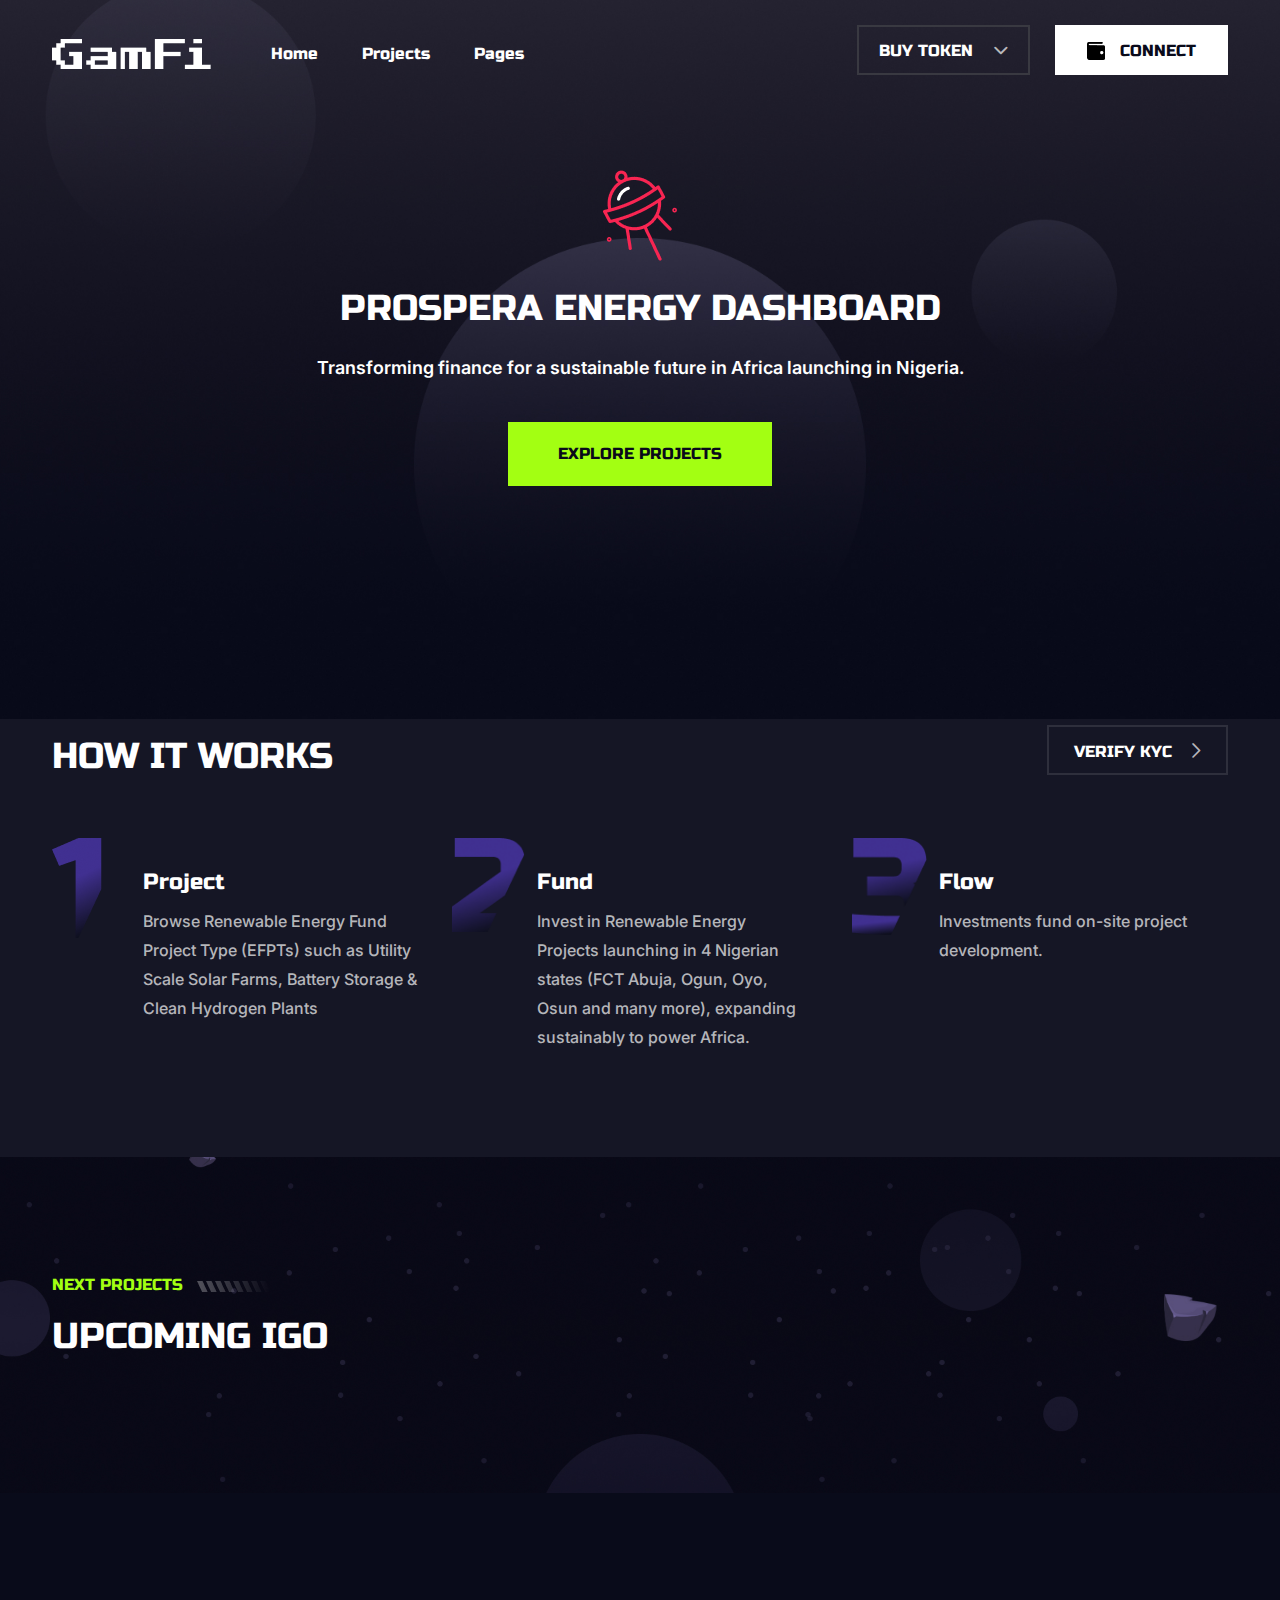
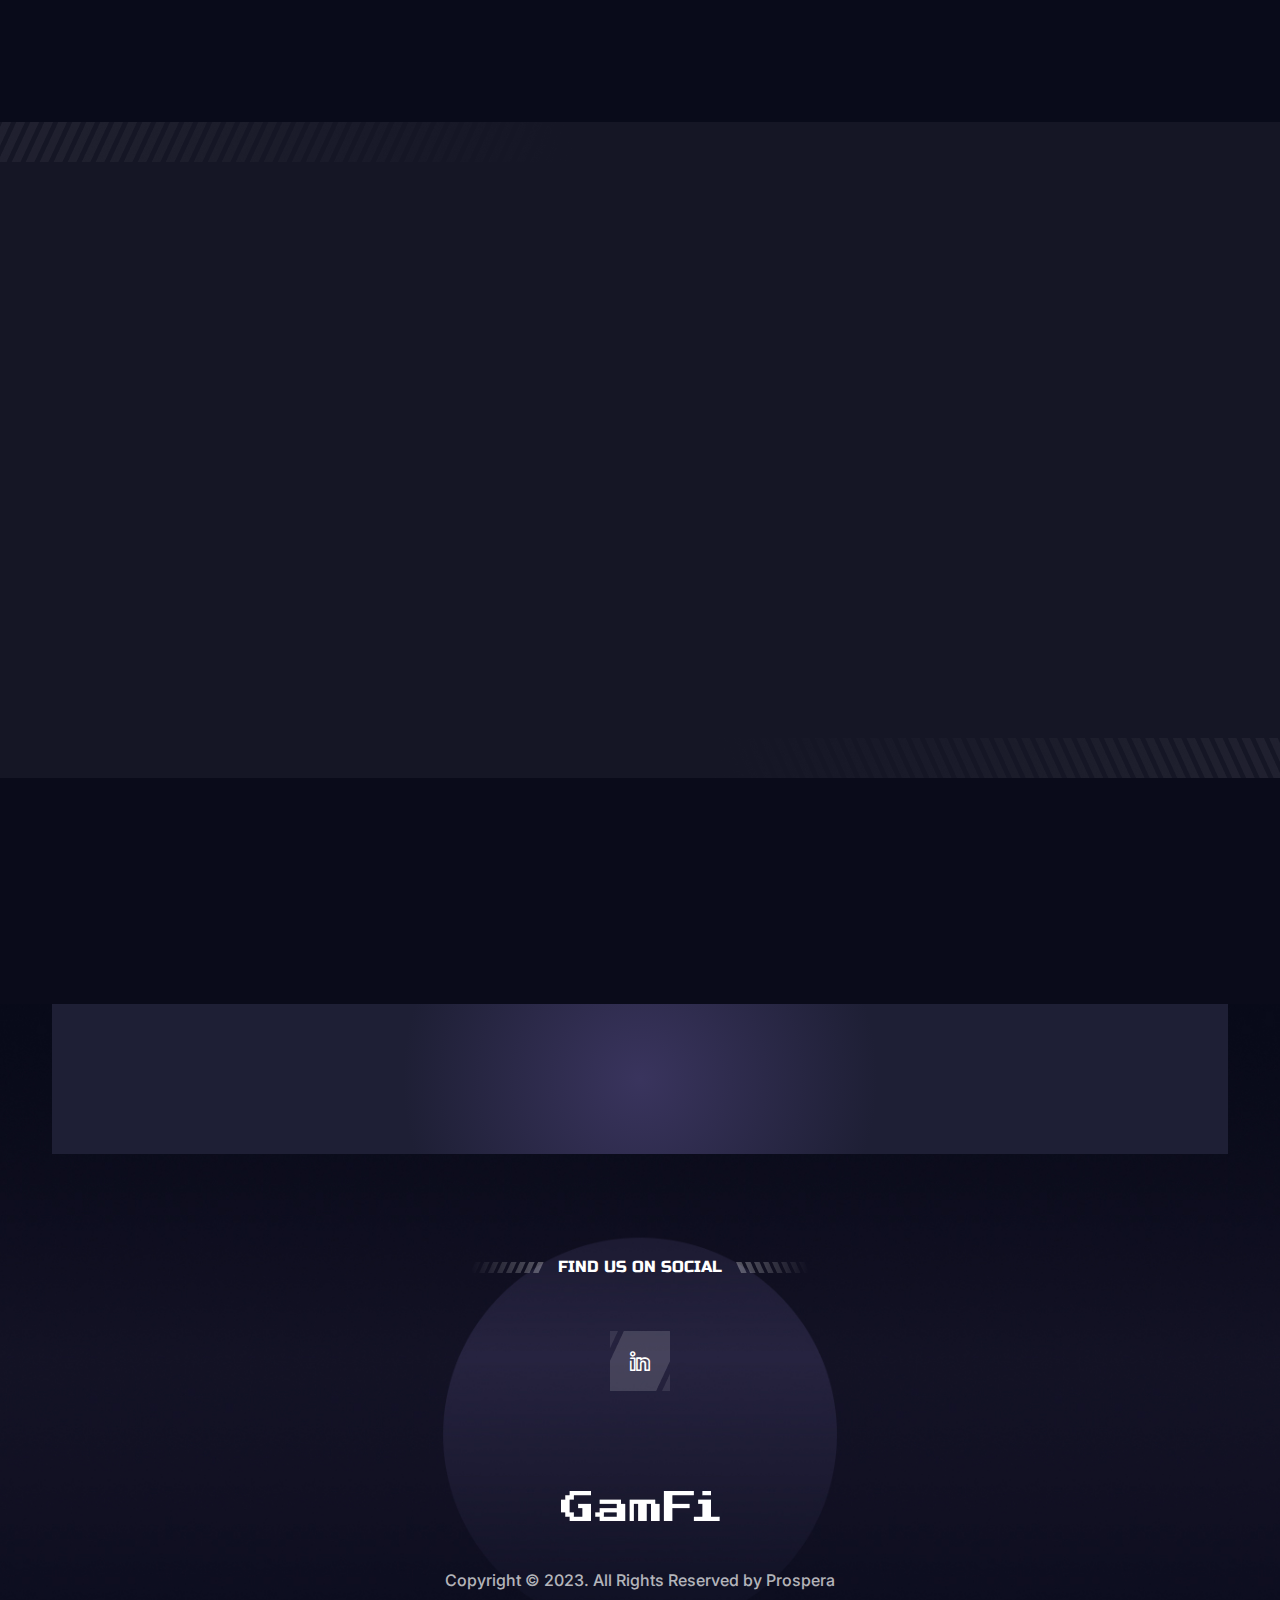
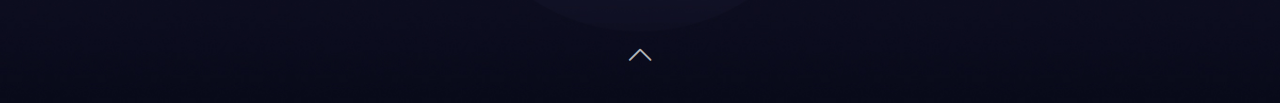
<file: index.html>
<!DOCTYPE html>
<html lang="zxx">
    <head>
        <!-- meta tag -->
        <meta charset="utf-8" />
        <title>Prospera Energy - Web3 Dashboard</title>
        <meta name="description" content="" />
        <!-- responsive tag -->
        <meta http-equiv="x-ua-compatible" content="ie=edge" />
        <meta name="viewport" content="width=device-width, initial-scale=1" />
        <!-- favicon -->
        <link rel="apple-touch-icon" href="assets/images/fav.png" />
        <link rel="shortcut icon" type="image/x-icon" href="assets/images/fav.png" />
        <!-- Bootstrap v5.2.0-beta1 css -->
        <link rel="stylesheet" type="text/css" href="assets/css/bootstrap.min.css" />
        <!-- animate css -->
        <link rel="stylesheet" type="text/css" href="assets/css/animate.css" />
        <!-- magnific css -->
        <link rel="stylesheet" type="text/css" href="assets/css/magnific-popup.css" />
        <!-- owl.carousel css -->
        <link rel="stylesheet" type="text/css" href="assets/css/owl.carousel.css" />
        <!-- off canvas css -->
        <link rel="stylesheet" type="text/css" href="assets/css/off-canvas.css" />
        <!-- flaticon css  -->
        <link rel="stylesheet" type="text/css" href="assets/css/ico-moon-fonts.css" />
        <!-- font awesome icon css -->
        <link rel="stylesheet" type="text/css" href="assets/css/all.min.css">
        <!-- spacing css -->
        <link rel="stylesheet" type="text/css" href="assets/css/sc-spacing.css" />
        <!-- style css -->
        <link rel="stylesheet" type="text/css" href="assets/css/style.css" />
        <!-- responsive css -->
        <link rel="stylesheet" type="text/css" href="assets/css/responsive.css" />
    </head>
    <body>
        <!--Preloader area start here-->
        <div class="loader_first">
            <div class="circular-spinner"></div>
        </div>
        <!--Preloader area End here-->

        <!--Header Start-->
        <header id="gamfi-header" class="gamfi-header-section transparent-header">
            <div class="menu-area menu-sticky">
                <div class="container">
                    <div class="heaader-inner-area d-flex justify-content-between align-items-center">
                        <div class="gamfi-logo-area d-flex justify-content-between align-items-center">
                            <div class="logo">
                                <a href="index.html"><img src="assets/images/logo.png" alt="logo" /></a>
                            </div>
                            <div class="header-menu">
                                <ul class="nav-menu">
                                <li><a href="index.html">Home</a>
                            
                                </li>
                                <li><a href="explore.html">Projects</a>
                                </li>
                                <li><a href="staking.html">Pages</a>
                                    <ul class="sub-menu">
                                        <li><a href="staking.html">Staking 1</a></li>
                                        <li><a href="staking-5-lp.html">Staking 5 LP</a></li>
                                    </ul>
                                </li>
                                
                            </ul>
                            </div>
                        </div>
                        <div class="gamfi-btn-area">
                            <ul>
                                <li>
                                    <a id="nav-expander" class="nav-expander bar" href="#">
                                        <div class="bar">
                                            <span class="dot1"></span>
                                            <span class="dot2"></span>
                                            <span class="dot3"></span>
                                        </div>
                                    </a>
                                </li>
                                <li class="buy-token">
                                    <a class="readon black-shape" href="#">
                                        <span class="btn-text">Buy Token </span>
                                        <i class="icon-arrow_down"></i>
                                        <span class="hover-shape1"></span>
                                        <span class="hover-shape2"></span>
                                        <span class="hover-shape3"></span>
                                    </a>
                                    <ul>
                                        <li><a href="eNaira.html"><img src="assets/images/icons/pancake.png" alt="pancake"> Buy ENSC with eNaira CBDC</a></li>
                                        <li><a href="Dex.html"><img src="assets/images/icons/uniswap.png" alt="uniswap"> Swap USDC/USDT &infin; ENSC </a></li>
                                    </ul>
                                </li>
                                <li class="connect-btn-wrapper">
                                    <button type="button" class="connect-btn readon white-btn hover-shape" data-bs-toggle="modal" data-bs-target="#exampleModal"><img src="assets/images/icons/connect.png" alt="Icon"> 
                                        <span class="btn-text">Connect </span>
                                        <span class="hover-shape1"></span>
                                        <span class="hover-shape2"></span>
                                        <span class="hover-shape3"></span>
                                    </button>
                                </li>
                            </ul>
                        </div>
                    </div>
                </div>
            </div>
            <!-- Canvas Mobile Menu start -->
            <nav class="right_menu_togle mobile-navbar-menu" id="mobile-navbar-menu">
                <div class="close-btn">
                    <a id="nav-close2" class="nav-close">
                        <div class="line">
                            <span class="line1"></span>
                            <span class="line2"></span>
                        </div>
                    </a>
                </div>
                <div class="sidebar-logo mb-30">
                    <a href="index.html"><img src="assets/images/logo-dark.png" alt=""></a>
                </div>
                <ul class="nav-menu">
                <li class="current-menu-item"><a href="index.html">Home</a>
                </li>
                <li><a href="project.html">Projects</a>
                </li>
                <li><a href="staking.html">Staking</a>
                    <ul class="sub-menu">
                        <li><a href="staking.html">Staking 1</a></li>
                        <li><a href="staking-5-lp.html">Staking 5 LP</a></li>
                    </ul>
                </li>
                
                <li class="menu-item-has-children">
                    <a href="#">Buy Token</a>
                    <ul class="sub-menu">
                        <li><a href="/eNaira">Buy ENSC with eNaira CBDC</a></li>
                        <li><a href="/Dex">Swap USDC/USDT &infin; ENSC </a></li>
                    </ul>
                </li>
                <li class="connect-btn-wrapper">
                    <button type="button" class="readon black-shape-big connect-wallet-btn-for-mobile" data-bs-toggle="modal" data-bs-target="#exampleModal"><img src="assets/images/icons/connect_white.png" alt="Icon">
                        <span class="btn-text">Connect </span>
                        <span class="hover-shape1"></span>
                        <span class="hover-shape2"></span>
                        <span class="hover-shape3"></span>
                    </button>
                </li>
            </ul>
            </nav>
            <!-- Canvas Menu end -->
        </header>
        <!--Header End-->

        <!-- Banner Section Start -->
        <div id="sc-banner" class="sc-banner banner-bg position-relative">
            <div class="container">
                <div class="banner-content text-center">
                    <img class="banner-icon wow fadeInUp" data-wow-delay="0.4s" data-wow-duration="0.7s" src="assets/images/icons/icon1.png" alt="icon-image"/>
                    <h2 class="banner-title wow fadeInUp" data-wow-delay="0.4s" data-wow-duration="0.7s">
                        Prospera Energy Dashboard
                    </h1>
                    <div class="description wow fadeInUp" data-wow-delay="0.4s" data-wow-duration="0.7s">
                        Transforming finance for a sustainable future in Africa launching in Nigeria.
                    </div>
                    <a class="banner-btn wow fadeInUp black-shape-big" data-wow-delay="0.4s" data-wow-duration="0.7s" href="explore.html">
                        <span class="btn-text">Explore PROJECTS</span>
                        <span class="hover-shape1"></span>
                        <span class="hover-shape2"></span>
                        <span class="hover-shape3"></span>
                    </a>
                </div>
            </div>
        </div>
        <!-- Banner Section End -->

        <!-- About Section Start -->
        <div class="gamfi-about-secion pb-80 md-pb-45">
            <div class="container">
                <div class="banner-slider-inner wow fadeInUp" data-wow-delay="0.2s" data-wow-duration="0.7s">
                    
                </div>
                <div class="pt-130 md-pt-80 heading-area align-items-center d-flex justify-content-between wow fadeInUp mb-30" data-wow-delay="0.2s" data-wow-duration="0.4s">
                    <div class="sec-heading">
                        <div class="sub-inner mb-15">
                            <span class="sub-title">PFF</span>
                            <img class="heading-left-image" src="assets/images/icons/steps.png" alt="Steps-Image" />
                        </div>
                        <h2 class="title">How it Works</h2>
                    </div>
                    <div class="gamfi-btn-area">
                        <ul>
                            <li>
                                <a class="view-more black-shape" href="kyc-process.html">
                                    <span class="btn-text"> Verify KYC  </span>
                                    <i class="icon-arrow_right"></i>
                                    <span class="hover-shape1"></span>
                                    <span class="hover-shape2"></span>
                                    <span class="hover-shape3"></span>
                                </a>
                            </li>
                        </ul>
                    </div>
                </div>
                <div class="participate-area row">
                    <div class="col-lg-4">
                        <div class="participate-item d-flex wow fadeInUp" data-wow-delay="0.2s" data-wow-duration="0.4s">
                            <div class="number-image">
                                <img src="assets/images/icons/participate-image.png" alt="Participate-Image" />
                            </div>
                            <div class="participate-info">
                                <h4 class="mb-10">Project</h4>
                                <p class="description">
                                    Browse Renewable Energy Fund Project Type (EFPTs) such as Utility Scale Solar Farms, Battery Storage & Clean Hydrogen Plants
                                </p>
                            </div>
                        </div>
                    </div>
                    <div class="col-lg-4">
                        <div class="participate-item d-flex wow fadeInUp mr-30" data-wow-delay="0.3s" data-wow-duration="0.5s">
                            <div class="number-image">
                                <img src="assets/images/icons/participate-image2.png" alt="Participate-Image" />
                            </div>
                            <div class="participate-info">
                                <h4 class="mb-10">Fund</h4>
                                <p class="description">
                                    Invest in Renewable Energy Projects launching in 4 Nigerian states (FCT Abuja, Ogun, Oyo, Osun and many more), expanding sustainably to power Africa.
                                </p>
                            </div>
                        </div>
                    </div>
                    <div class="col-lg-4">
                        <div class="participate-item d-flex wow fadeInUp mr-20" data-wow-delay="0.4s" data-wow-duration="0.6s">
                            <div class="number-image">
                                <img src="assets/images/icons/participate-image3.png" alt="Participate-Image" />
                            </div>
                            <div class="participate-info">
                                <h4 class="mb-10">Flow</h4>
                                <p class="description">
                                    Investments fund on-site project development.
                                </p>
                            </div>
                        </div>
                    </div>
                </div>
            </div>
        </div>
        <!-- About Section End -->

        <!-- Project Section Start -->
        <div class="gamfi-project-section main-project-area">
            <div class="container">
                <div class="sec-inner align-items-center d-flex justify-content-between">
                    <div class="sec-heading">
                        <div class="sub-inner mb-15">
                            <span class="sub-title">Next Projects</span>
                            <img class="heading-left-image" src="assets/images/icons/steps.png" alt="Steps-Image" />
                        </div>
                        <h2 class="title">Upcoming IGO</h2>
                    </div>
                    
                </div>
                <div class="row align-items-center" id="campaigns">

                        </div>
                    </div>
                </div>
            </div>
        </div>
        <!-- Project Section End -->

        <!-- Previous Section Start -->
        <div class="gamfi-previous-section pb-90 md-pb-50">
            <div class="container">
                <div class="sec-inner align-items-center d-flex justify-content-between wow fadeInUp mb-50" data-wow-delay="0.2s" data-wow-duration="0.4s">
                    <div class="sec-heading">
                        <div class="sub-inner mb-15">
                            <span class="sub-title">Complete Projects</span>
                            <img class="heading-left-image" src="assets/images/icons/steps.png" alt="Steps-Image" />
                        </div>
                        <h2 class="title mb-0 xs-pb-20">Previous IGO</h2>
                    </div>
                    <div class="gamfi-btn-area">
                        <ul>
                            <li>
                                <a class="view-more black-shape" href="explore.html">
                                    <span class="btn-text">View More</span>
                                    <i class="icon-arrow_right"></i>
                                    <span class="hover-shape1"></span>
                                    <span class="hover-shape2"></span>
                                    <span class="hover-shape3"></span>
                                </a>
                            </li>
                        </ul>
                    </div>
                </div>
                <div class="row align-items-center past-igo" data-wow-delay="0.2s" data-wow-duration="0.4s">
                   
                    </div>
                </div>
            </div>
        </div>
        <!-- Previous Section End -->

        <!-- Tokenomics Section Start -->
        <div class="gamfi-tokenomics-section tokenomics-left-right-shape pb-115 pt-115 md-pt-75 md-pb-45">
            <div class="container">
                <div class="sec-heading wow fadeInUp" data-wow-delay="0.2s" data-wow-duration="0.4s">
                    <div class="sub-inner mb-15">
                        <span class="sub-title">statistics</span>
                        <img class="heading-left-image" src="assets/images/icons/steps.png" alt="Steps-Image" />
                    </div>
                    <h2 class="title">Tokenomics</h2>
                </div>

                <div class="v1_tokenomics_content_sect wow fadeInUp" data-wow-delay="0.2s" data-wow-duration="0.4s">
                    <div class="v1_tokenomics_content_list_sect">
                        <div class="v1_tokenomics_content_list v1_tokenomics_content_list_1">
                            <div class="v1_tokenomics_content_list_text">
                                <h4>Seed</h4>
                                <h5><span class="counter">1.00</span>%</h5>
                            </div>
                            <div class="v1_tokenomics_content_list_progress v1_tokenomics_content_list_progress1">
                                
                            </div>
                        </div>
                        
                        <div class="v1_tokenomics_content_list v1_tokenomics_content_list_2">
                            <div class="v1_tokenomics_content_list_text">
                                <h4>Private</h4>
                                <h5><span class="counter">1.00</span>%</h5>
                            </div>
                            <div class="v1_tokenomics_content_list_progress v1_tokenomics_content_list_progress2">
                                
                            </div>
                        </div>
                        
                        <div class="v1_tokenomics_content_list v1_tokenomics_content_list_3">
                            <div class="v1_tokenomics_content_list_text">
                                <h4>Treasury</h4>
                                <h5><span class="counter">1.00</span>%</h5>
                            </div>
                            <div class="v1_tokenomics_content_list_progress v1_tokenomics_content_list_progress3">
                                
                            </div>
                        </div>
                        
                        <div class="v1_tokenomics_content_list v1_tokenomics_content_list_4">
                            <div class="v1_tokenomics_content_list_text">
                                <h4>Liquidity</h4>
                                <h5><span class="counter">2.00</span>%</h5>
                            </div>
                            <div class="v1_tokenomics_content_list_progress v1_tokenomics_content_list_progress4">
                                
                            </div>
                        </div>
                        
                        <div class="v1_tokenomics_content_list v1_tokenomics_content_list_5">
                            <div class="v1_tokenomics_content_list_text">
                                <h4>Team & Advisors</h4>
                                <h5><span class="counter">10.00</span>%</h5>
                            </div>
                            <div class="v1_tokenomics_content_list_progress v1_tokenomics_content_list_progress5">
                                
                            </div>
                        </div>
                        
                        <div class="v1_tokenomics_content_list v1_tokenomics_content_list_6">
                            <div class="v1_tokenomics_content_list_text">
                                <h4>Public</h4>
                                <h5><span class="counter">85.00</span>%</h5>
                            </div>
                            <div class="v1_tokenomics_content_list_progress v1_tokenomics_content_list_progress6">
                                
                            </div>
                        </div>
                    </div>
                </div>
    
                <div class="tokenomics-counter wow fadeInUp" data-wow-delay="0.3s" data-wow-duration="0.5s">
                    <div class="row">
                        <div class="col-md-3 col-sm-6 mb-30">
                            <div class="counter-info">
                                <h4 class="counter-number mb-6"><span class="counter">0</span></h4>
                                <h5>Funded Projects</h5>
                            </div>
                        </div>
                        <div class="col-md-3 col-sm-6 mb-30">
                            <div class="counter-info">
                                <h4 class="counter-number mb-6"><span class="counter">0</span></h4>
                                <h5>Investors</h5>
                            </div>
                        </div>
                        <div class="col-md-3 col-sm-6 mb-30">
                            <div class="counter-info">
                                <h4 class="counter-number mb-6">$<span class="counter">0</span></h4>
                                <h5>Bootstrapped Capital</h5>
                            </div>
                        </div>
                        <div class="col-md-3 col-sm-6 mb-30">
                            <div class="counter-info">
                                <h4 class="counter-number mb-6">$<span class="counter">95</span></h4>
                                <h5>Initial ENSC Market Cap</h5>
                            </div>
                        </div>
                    </div>
                </div>
                
                <div class="gamfi_tokenomics_corner_imgs">
                    <span class="gamfi_tokenomics_corner_img1">
                        <img src="assets/images/bg/RoadMapV2Fram.png" alt="" class="img-fluid" />
                    </span>
                    <span class="gamfi_tokenomics_corner_img2">
                        <img src="assets/images/bg/RoadMapV2Frame2.png" alt="" class="img-fluid" />
                    </span>
                </div>
            </div>
        </div>
        <!-- Tokenomics Section End -->
        
        <!-- Partner Section Start -->
        <div class="gamfi-partner-section pb-110 md-pb-80">
            <div class="container">
                <div class="sec-heading text-center wow fadeInUp" data-wow-delay="0.2s" data-wow-duration="0.4s">
                    <div class="sub-inner mb-55">
                        <img class="heading-right-image" src="assets/images/icons/steps2.png" alt="Steps-Image" />
                        <span class="sub-title white-color">Our partners</span>
                        <img class="heading-left-image" src="assets/images/icons/steps.png" alt="Steps-Image" />
                    </div>
                </div>
                <div class="gamfi-partner-inner wow fadeInUp" data-wow-delay="0.2s" data-wow-duration="0.4s">
                    <div class="partner-image">
                        <a href="#">
                            <img src="assets/images/partner/partner-image.png" alt="Partner-Image" />
                        </a>
                        <a href="#">
                            <img src="assets/images/partner/partner-image2.png" alt="Partner-Image" />
                        </a>
                        <a href="#">
                            <img src="assets/images/partner/partner-image3.png" alt="Partner-Image" />
                        </a>
                        <a href="#">
                            <img src="assets/images/partner/partner-image4.png" alt="Partner-Image" />
                        </a>
                        <a href="#">
                            <img src="assets/images/partner/partner-image5.png" alt="Partner-Image" />
                        </a>
                        <a href="#">
                            <img src="assets/images/partner/partner-image6.png" alt="Partner-Image" />
                        </a>
                    </div>
                    <div class="partner-image">
                        <a href="#">
                            <img src="assets/images/partner/partner-image.png" alt="Partner-Image" />
                        </a>
                        <a href="#">
                            <img src="assets/images/partner/partner-image2.png" alt="Partner-Image" />
                        </a>
                        <a href="#">
                            <img src="assets/images/partner/partner-image3.png" alt="Partner-Image" />
                        </a>
                        <a href="#">
                            <img src="assets/images/partner/partner-image4.png" alt="Partner-Image" />
                        </a>
                        <a href="#">
                            <img src="assets/images/partner/partner-image5.png" alt="Partner-Image" />
                        </a>
                        <a href="#">
                            <img src="assets/images/partner/partner-image6.png" alt="Partner-Image" />
                        </a>
                    </div>
                </div>
            </div>
        </div>
        <!-- Partner Section End -->

        <!-- Footer Section Start -->
        <div class="gamfi-footer-section">
            <div class="container">
                <div class="footer-cta-area">
                </div>
            </div>
            <div class="footer-area">
                <div class="container">
                    <div class="sec-heading text-center">
                        <div class="sub-inner mb-52">
                            <img class="heading-right-image" src="assets/images/icons/steps2.png" alt="Steps-Image"/>
                            <span class="sub-title white-color">Find us on Social</span>
                            <img class="heading-left-image" src="assets/images/icons/steps.png" alt="Steps-Image"/>
                        </div>
                    </div>
                    <div class="footer-listing text-center mb-100 md-mb-70">
                        <ul class="footer-icon-list">
                            <li>
                                <a href="#">
                                    <i class="icon-linkedin"></i>
                                </a>
                            </li>
                    </div>
                    <div class="footer-logo text-center mb-45">
                       <a href="index.html">
                            <img src="assets/images/logo.png" alt="Footer-logo" />
                       </a>
                    </div>
                    
                    <div class="copyright-area text-center mb-0">
                        <p class="dsc mb-37">
                            Copyright © 2023. All Rights Reserved by 
                            <a target="_blank" class="gafi" href="#">Prospera</a>
                        </p>
                    </div>
                    <div class="scrollup text-center">
                        <a href="#">
                            <i class="icon-arrow_up"></i>
                        </a>
                    </div>
                </div>
            </div>
        </div>
        <!-- Footer Section End -->

        <!-- Modal Section Start-->
        <div class="modal fade" id="exampleModal" tabindex="-1" aria-labelledby="exampleModalLabel" aria-hidden="true">
            <div class="modal-dialog modal-dialog-centered">
                <div class="modal-content">
                    <div class="modal-header">
                        <h4 class="modals-title  mb-0" id="exampleModalLabel">Connect Wallet</h4>
                        <button type="button" class="btn-close" data-bs-dismiss="modal" aria-label="Close">
                            <i class="icon-x"></i>
                        </button>
                    </div>
                    <div class="modal-body">
                        <p class="mb-20">Please select a wallet to connect to this dashboard</p>
                        <div class="connect-section">
                            <ul class="heading-list">
                                <li>
                                    <a href="#" class="connect-meta">
                                        <span>
                                            <img src="assets/images/icons/meta-mask.png" alt="Meta-mask-Image">
                                        </span>
                                        MetaMask
                                    </a>
                                </li>
                                <li>
                                    <a href="#">
                                        <span>
                                            <img src="assets/images/icons/coinbase.png" alt="Coinbase-Image">
                                        </span>
                                        Coinbase
                                    </a>
                                </li>
                                <li>
                                    <a href="#">
                                        <span>
                                            <img src="assets/images/icons/trust.png" alt="Trust-Image">
                                        </span>
                                        Trust Wallet
                                    </a>
                                </li>
                                <li>
                                    <a href="#">
                                        <span>
                                            <img src="assets/images/icons/wallet.png" alt="Wallet-Image">
                                        </span>
                                        WalletConnect
                                    </a>
                                </li>
                            </ul>
                        </div>
                    </div>
                </div>
            </div>
        </div>
        <!-- Modal Section End-->

        <!-- Modal Section Start-->
        <div class="modal fade" id="download-metamask" tabindex="-1" aria-labelledby="exampleModalLabel" aria-hidden="true">
            <div class="modal-dialog modal-dialog-centered">
                <div class="modal-content">
                    <div class="modal-header">
                        <h4 class="modals-title  mb-0" id="exampleModalLabel">Connect Wallet</h4>
                        <button type="button" class="btn-close" data-bs-dismiss="modal" aria-label="Close">
                            <i class="icon-x"></i>
                        </button>
                    </div>
                    <div class="modal-body">
                        <p class="mb-20">Please download & install metamask extension!</p>
                        <div class="connect-section">
                            <ul class="heading-list">
                                <li>
                                    <a target="_blank" href="https://metamask.io/download/">
                                        <span>
                                            <img src="assets/images/icons/meta-mask.png" alt="Meta-mask-Image">
                                        </span>
                                        MetaMask
                                    </a>
                                </li>
                            </ul>
                        </div>
                    </div>
                </div>
            </div>
        </div>
        <!-- Modal Section End-->
        <!-- Meta Mask Connect -->
        <script src="assets/js/web3.min.js"></script>
        <script src="assets/js/metamask.js"></script>
        <!-- modernizr js -->
        <script src="assets/js/modernizr-2.8.3.min.js"></script>
        <!-- jquery latest version -->
        <script src="assets/js/jquery.min.js"></script>
        <!-- Bootstrap v5.2.0-beta1 js -->
        <!-- <script src="assets/js/bootstrap.popper.min.js"></script> -->
        <!-- <script src="assets/js/bootstrap.min.js"></script> -->
        <script src="assets/js/bootstrap.bundle.min.js"></script>
        
        <!-- popup.min js -->
        <script src="assets/js/jquery.magnific-popup.min.js"></script>
        <!-- imagesloaded.pkgd.min js -->
        <script src="assets/js/imagesloaded.pkgd.min.js"></script>
        <!-- wow js -->
        <script src="assets/js/wow.min.js"></script>
        <!-- jquery counterup js -->
        <script src="assets/js/jquery.counterup.min.js"></script>
        <!-- counter top js -->
        <script src="assets/js/waypoints.min.js"></script>
        <!-- owl.carousel js -->
        <script src="assets/js/owl.carousel.min.js"></script>
        <!-- plugins js -->
        <script src="assets/js/plugins.js"></script>
        <!-- Time Counter js -->
        <script src="assets/js/time-counter.js"></script>

        <script src="assets/js/metamaskhandler.js"></script>
        <!-- main js -->
        <script src="assets/js/main.js"></script>
        <!-- upcoming campaigns js -->
        <script src="assets/js/read2.js"></script>
    </body>
</html>
</file>
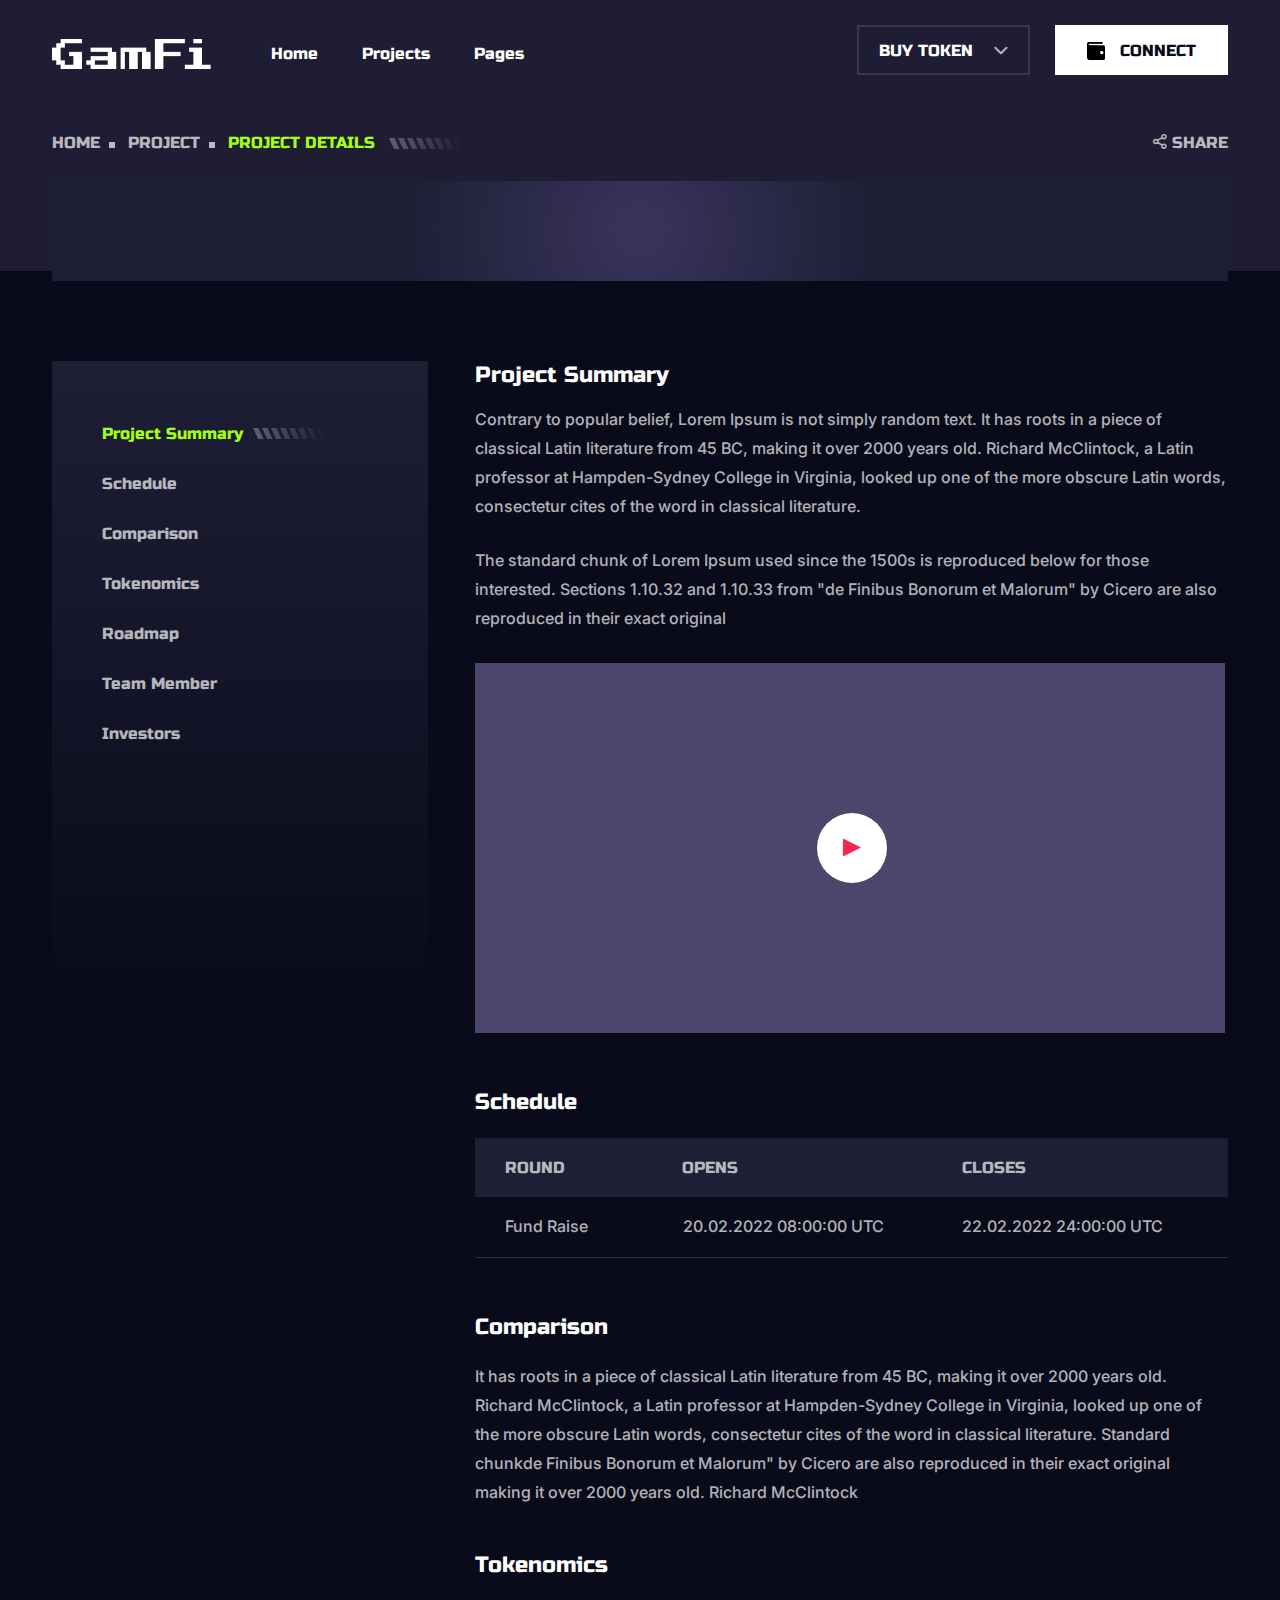
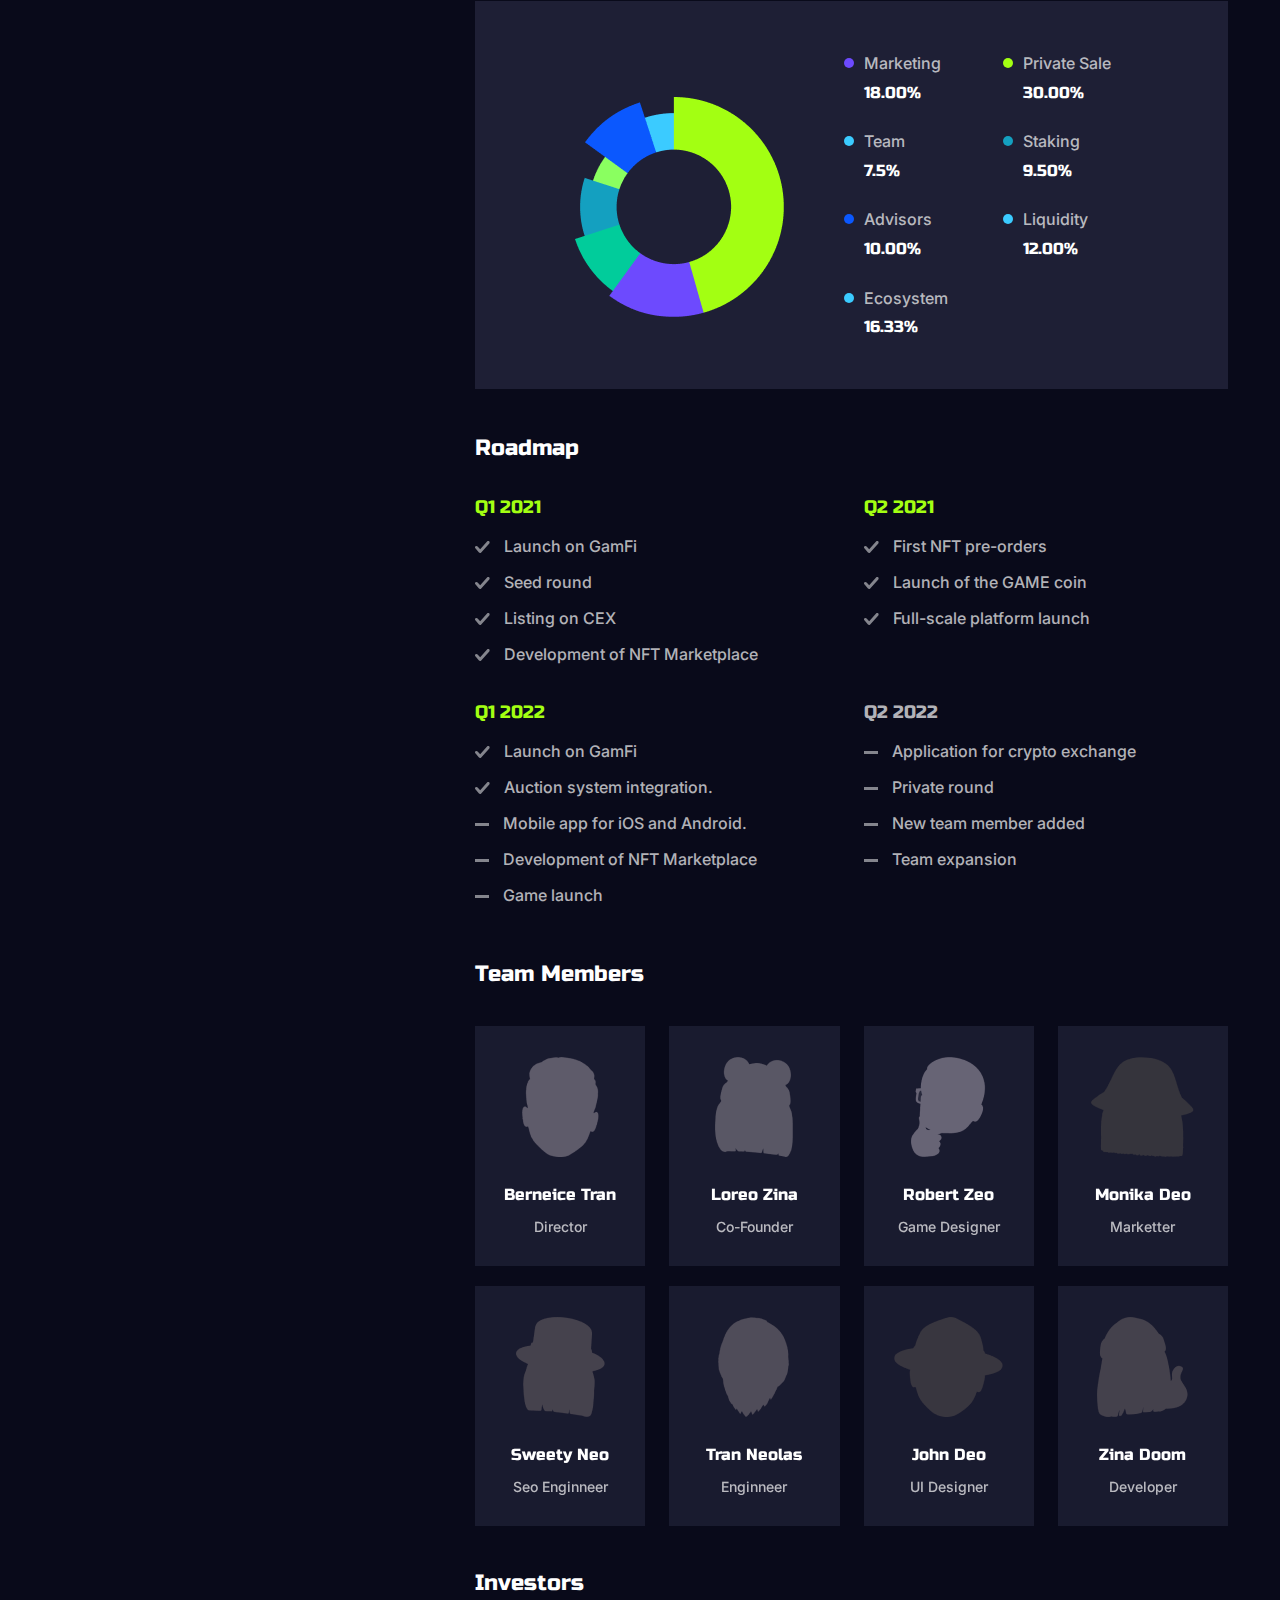
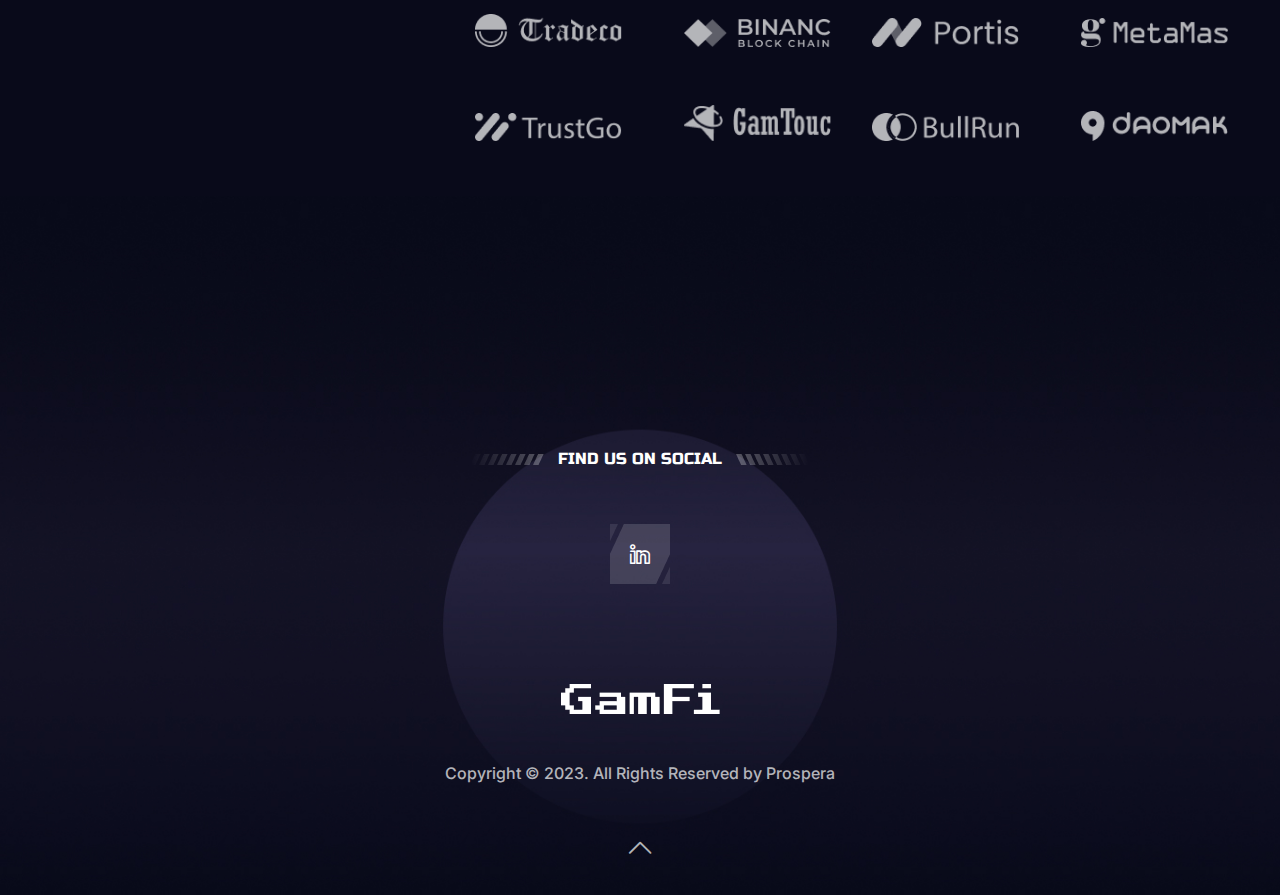
<file: 0-project-details.html>
<!DOCTYPE html>
<html lang="zxx">
    <head>
        <!-- meta tag -->
        <meta charset="utf-8" />
        <title>Prospera - Project Details</title>
        <meta name="description" content="" />
        <!-- responsive tag -->
        <meta http-equiv="x-ua-compatible" content="ie=edge" />
        <meta name="viewport" content="width=device-width, initial-scale=1" />
        <!-- favicon -->
        <link rel="apple-touch-icon" href="apple-touch-icon.png" />
        <link rel="shortcut icon" type="image/x-icon" href="assets/images/fav.png" />
        <!-- Bootstrap v4.4.1 css -->
        <link rel="stylesheet" type="text/css" href="assets/css/bootstrap.min.css" />
        <!-- animate css -->
        <link rel="stylesheet" type="text/css" href="assets/css/animate.css" />
        <!-- magnific css -->
        <link rel="stylesheet" type="text/css" href="assets/css/magnific-popup.css" />
        <!-- owl.carousel css -->
        <link rel="stylesheet" type="text/css" href="assets/css/owl.carousel.css" />
        <!-- off canvas css -->
        <link rel="stylesheet" type="text/css" href="assets/css/off-canvas.css" />
        <!-- flaticon css  -->
        <link rel="stylesheet" type="text/css" href="assets/css/ico-moon-fonts.css" />
        <!-- font awesome icon css -->
        <link rel="stylesheet" type="text/css" href="assets/css/all.min.css">
        <!-- spacing css -->
        <link rel="stylesheet" type="text/css" href="assets/css/sc-spacing.css" />
        <!-- style css -->
        <link rel="stylesheet" type="text/css" href="assets/css/style.css" />
        <!-- responsive css -->
        <link rel="stylesheet" type="text/css" href="assets/css/responsive.css" />
    </head>
    <body>

        <!--Preloader area start here-->
        <div class="loader_first">
            <div class="circular-spinner"></div>
        </div>
        <!--Preloader area End here-->

        <!--Header Start-->
        <header id="gamfi-header" class="gamfi-header-section transparent-header">
            <div class="menu-area menu-sticky">
                <div class="container">
                    <div class="heaader-inner-area d-flex justify-content-between align-items-center">
                        <div class="gamfi-logo-area d-flex justify-content-between align-items-center">
                            <div class="logo">
                                <a href="index.html"><img src="assets/images/logo.png" alt="logo" /></a>
                            </div>
                            <div class="header-menu">
                                <ul class="nav-menu">
                                <li><a href="index.html">Home</a>
                            
                                </li>
                                <li><a href="explore.html">Projects</a>
                                </li>
                                <li><a href="staking.html">Pages</a>
                                    <ul class="sub-menu">
                                        <li><a href="staking.html">Staking 1</a></li>
                                        <li><a href="staking-5-lp.html">Staking 5 LP</a></li>
                                    </ul>
                                </li>
                                
                            </ul>
                            </div>
                        </div>
                        <div class="gamfi-btn-area">
                            <ul>
                                <li>
                                    <a id="nav-expander" class="nav-expander bar" href="#">
                                        <div class="bar">
                                            <span class="dot1"></span>
                                            <span class="dot2"></span>
                                            <span class="dot3"></span>
                                        </div>
                                    </a>
                                </li>
                                <li class="buy-token">
                                    <a class="readon black-shape" href="#">
                                        <span class="btn-text">Buy Token </span>
                                        <i class="icon-arrow_down"></i>
                                        <span class="hover-shape1"></span>
                                        <span class="hover-shape2"></span>
                                        <span class="hover-shape3"></span>
                                    </a>
                                    <ul>
                                        <li><a href="./eNaira.html"><img src="assets/images/icons/pancake.png" alt="pancake"> Buy ENSC with eNaira CBDC</a></li>
                                        <li><a href="Dex.html"><img src="assets/images/icons/uniswap.png" alt="uniswap"> Swap USDC/USDT &infin; ENSC </a></li>
                                    </ul>
                                </li>
                                <li class="connect-btn-wrapper">
                                    <button type="button" class="connect-btn readon white-btn hover-shape" data-bs-toggle="modal" data-bs-target="#exampleModal"><img src="assets/images/icons/connect.png" alt="Icon"> 
                                        <span class="btn-text">Connect </span>
                                        <span class="hover-shape1"></span>
                                        <span class="hover-shape2"></span>
                                        <span class="hover-shape3"></span>
                                    </button>
                                </li>
                            </ul>
                        </div>
                    </div>
                </div>
            </div>
            <!-- Canvas Mobile Menu start -->
            <nav class="right_menu_togle mobile-navbar-menu" id="mobile-navbar-menu">
                <div class="close-btn">
                    <a id="nav-close2" class="nav-close">
                        <div class="line">
                            <span class="line1"></span>
                            <span class="line2"></span>
                        </div>
                    </a>
                </div>
                <div class="sidebar-logo mb-30">
                    <a href="index.html"><img src="assets/images/logo-dark.png" alt=""></a>
                </div>
                <ul class="nav-menu">
                <li class="current-menu-item"><a href="index.html">Home</a>
                </li>
                <li><a href="project.html">Projects</a>
                </li>
                <li><a href="staking.html">Staking</a>
                    <ul class="sub-menu">
                        <li><a href="staking.html">Staking 1</a></li>
                        <li><a href="staking-5-lp.html">Staking 5 LP</a></li>
                    </ul>
                </li>
                
                <li class="menu-item-has-children">
                    <a href="#">Buy Token</a>
                    <ul class="sub-menu">
                        <li><a href="./eNaira.html">Buy ENSC with eNaira CBDC</a></li>
                        <li><a href="./Dex.html">Swap USDC/USDT &infin; ENSC </a></li>
                    </ul>
                </li>
                <li class="connect-btn-wrapper">
                    <button type="button" class="readon black-shape-big connect-wallet-btn-for-mobile" data-bs-toggle="modal" data-bs-target="#exampleModal"><img src="assets/images/icons/connect_white.png" alt="Icon">
                        <span class="btn-text">Connect </span>
                        <span class="hover-shape1"></span>
                        <span class="hover-shape2"></span>
                        <span class="hover-shape3"></span>
                    </button>
                </li>
            </ul>
            </nav>
            <!-- Canvas Menu end -->
        </header>
        <!--Header End-->

        <!-- Breadcrumbs Section Start -->
        <div class="gamfi-breadcrumbs-section breadcrumbs-style2">
            <div class="container">
                <div class="row">
                    <div class="col-lg-5">
                        <div class="breadcrumbs-area sec-heading">
                            <div class="sub-inner">
                                <a class="breadcrumbs-link" href="index.html">Home</a>
                                <a class="breadcrumbs-link" href="explore.html">Project</a>
                                <span class="sub-title">Project Details</span>
                                <img class="heading-left-image" src="assets/images/icons/steps.png" alt="Steps-Image" />
                            </div>
                        </div>
                    </div>
                    <div class="col-lg-7 breadcrumbs-form md-mt-10">
                        <div class="breadcrumbs-social ml-30 md-ml-0" data-bs-toggle="modal" data-bs-target="#shareIocns"> 
                            <a href="#"><i class="icon-share"></i> Share</a>
                        </div>
                    </div>
                </div>
            </div>
        </div>
        <!-- Breadcrumbs  Section End -->

        <!-- Project Detaisl Content Start -->
        <div class="project-details-conent gamfi-about-secion pb-80 md-pb-20">
            <div class="container">
                <div class="game-price-item hover-shape-inner data1">
                    
                </div>
                <div class="row mt-30">
                    <div class="col-md-6 p-info">
                        
                    </div>
                    <div class="col-md-6 t-info">
                       
                    </div>
                </div>

                <!-- Project Summary  Start-->
                <div class="row mt-50 main-content" data-spy="scroll" data-target="#myScrollspy" data-offset="20">
                    <div class="col-md-4 sidebar">
                        <div class="project-summary-menu project_summary_menu_BgGridient sidebar__inner" id="myScrollspy">
                            <div id="ProjectSammeryTabs" class="project_summary_tabs_sect">
                                <div class="active project-summary-tab-btn  project-summary-tab-btn1" data-target="#project_summary"><a href="#project_summary">Project Summary <img src="assets/images/project/menu-image.png" alt="project" /></a></div>
                                
                                <div class="project-summary-tab-btn project-summary-tab-btn2" data-target="#Schedule"><a href="#Schedule">Schedule <img src="assets/images/project/menu-image.png" alt="project" /></a></div>
                                
                                <div class="project-summary-tab-btn project-summary-tab-btn3" data-target="#Comparison"><a href="#Comparison">Comparison <img src="assets/images/project/menu-image.png" alt="project" /></a></div>
                                
                                <div class="project-summary-tab-btn project-summary-tab-btn4" data-target="#Tokenomics"><a href="#Tokenomics">Tokenomics <img src="assets/images/project/menu-image.png" alt="project" /></a></div>
                                
                                <div class="project-summary-tab-btn project-summary-tab-btn5" data-target="#Roadmap"><a href="#Roadmap">Roadmap <img src="assets/images/project/menu-image.png" alt="project" /></a></div>
                                
                                <div class="project-summary-tab-btn project-summary-tab-btn6" data-target="#Team_Members"><a href="#Team_Members">Team Member<img src="assets/images/project/menu-image.png" alt="project" /></a></div>
                                
                                <div class="project-summary-tab-btn project-summary-tab-btn7" data-target="#Investors"><a href="#Investors">Investors<img src="assets/images/project/menu-image.png" alt="project" /></a></div>
                            </div>
                        </div>
                    </div>
                    <div class="col-md-8 pl-35 sm-pl-15 sm-pt-40">
                        <div class="project_summarySectScrllab">
                            <div class="project-summary-content" id="project_summary">
                                <div class="project-summary-information">
                                    <h4 class="title2 mb-15">Project Summary</h4>
                                    <p>Contrary to popular belief, Lorem Ipsum is not simply random text. It has roots in a piece of classical Latin literature from 45 BC, making it over 2000 years old. Richard McClintock, a Latin professor at Hampden-Sydney College in Virginia, looked up one of the more obscure Latin words, consectetur cites of the word in classical literature.</p>
                                    <p class="mb-30">The standard chunk of Lorem Ipsum used since the 1500s is reproduced below for those interested. Sections 1.10.32 and 1.10.33 from "de Finibus Bonorum et Malorum" by Cicero are also reproduced in their exact original</p>
                                    <div class="project-video-area">
                                        <img src="assets/images/project/project-video.jpg" alt="Project-image">
                                        <a class="video-icons" href="https://www.youtube.com/watch?v=fzBTvDraO5U"><i class="icon-play"></i></a>
                                    </div>
                                </div>
                            </div>

                            <div class="ScrollSpy_sections" id="Schedule">
                                <h4 class="mb-20">Schedule</h4>
                                <table class="mb-55">
                                    <tr class="table-header">
                                        <th>Round</th>
                                        <th>Opens</th>
                                        <th>Closes</th>
                                    </tr>
                                    <tr> 
                                        <td>Fund Raise</td>
                                        <td>20.02.2022 08:00:00 UTC</td>
                                        <td>22.02.2022 24:00:00 UTC</td>
                                    </tr>
                                    
                                </table>
                            </div>

                            <div class="ScrollSpy_sections" id="Comparison">
                                <h4 class="mb-20">Comparison</h4>
                                <p class="mb-45">It has roots in a piece of classical Latin literature from 45 BC, making it over 2000 years old. Richard McClintock, a Latin professor at Hampden-Sydney College in Virginia, looked up one of the more obscure Latin words, consectetur cites of the word in classical literature. Standard chunkde Finibus Bonorum et Malorum" by Cicero are also reproduced in their exact original
                                    making it over 2000 years old. Richard McClintock</p>
                            </div>

                            <div class="ScrollSpy_sections" id="Tokenomics">
                                <h4 class="mb-20">Tokenomics</h4>
                                <div class="project-service align-items-center">
                                    <div class="project-image">
                                        <img src="assets/images/project/explore-image.png" alt="Project-image">
                                    </div>
                                    <div class="project-content">
                                        <div class="project-price mr-65">
                                            <div class="project-sale darkslateblue">
                                                <span>Marketing</span>
                                                <h5>18.00%</h5>
                                            </div>
                                            <div class="project-sale cyan">
                                                <span>Team</span>
                                                <h5>7.5%</h5>
                                            </div>
                                            <div class="project-sale dodgerBlue">
                                                <span>Advisors</span>
                                                <h5>10.00%</h5>
                                            </div>
                                            <div class="project-sale turquoise">
                                                <span>Ecosystem</span>
                                                <h5>16.33%</h5>
                                            </div>
                                        </div>
                                        <div class="project-price">
                                            <div class="project-sale springGreen">
                                                <span>Private Sale</span>
                                                <h5>30.00%</h5>
                                            </div>
                                            <div class="project-sale darkturquoise">
                                                <span>Staking</span>
                                                <h5>9.50%</h5>
                                            </div>
                                            <div class="project-sale turquoise">
                                                <span>Liquidity</span>
                                                <h5>12.00%</h5>
                                            </div>
                                        </div>
                                    </div>
                                </div>
                            </div>

                            <div class="ScrollSpy_sections" id="Roadmap">
                                <h4 class="title2 mb-15">Roadmap</h4>
                                <div class="project_details_road_map_sect mb-35">
                                    <div class="row">
                                        <div class="col-md-6">
                                            <div class="project_details_road_map_content">
                                                <h4>Q1 2021</h4>
                                                <ul>
                                                    <li><span><img src="assets/images/kycimg/RMcheckicon.svg" alt="icon" class="img-fluid" /></span>Launch on GamFi</li>
                                                    <li><span><img src="assets/images/kycimg/RMcheckicon.svg" alt="icon" class="img-fluid" /></span>Seed round</li>
                                                    <li><span><img src="assets/images/kycimg/RMcheckicon.svg" alt="icon" class="img-fluid" /></span>Listing on CEX</li>
                                                    <li><span><img src="assets/images/kycimg/RMcheckicon.svg" alt="icon" class="img-fluid" /></span>Development of NFT Marketplace</li>
                                                </ul>
                                            </div>
                                        </div>

                                        <div class="col-md-6">
                                            <div class="project_details_road_map_content">
                                                <h4>Q2 2021</h4>
                                                <ul>
                                                    <li><span><img src="assets/images/kycimg/RMcheckicon.svg" alt="icon" class="img-fluid" /></span>First NFT pre-orders</li>
                                                    <li><span><img src="assets/images/kycimg/RMcheckicon.svg" alt="icon" class="img-fluid" /></span>Launch of the GAME coin</li>
                                                    <li><span><img src="assets/images/kycimg/RMcheckicon.svg" alt="icon" class="img-fluid" /></span>Full-scale platform launch</li>
                                                </ul>
                                            </div>
                                        </div>

                                        <div class="col-md-6">
                                            <div class="project_details_road_map_content">
                                                <h4>Q1 2022</h4>
                                                <ul>
                                                    <li><span><img src="assets/images/kycimg/RMcheckicon.svg" alt="icon" class="img-fluid" /></span>Launch on GamFi</li>
                                                    <li><span><img src="assets/images/kycimg/RMcheckicon.svg" alt="icon" class="img-fluid" /></span>Auction system integration. </li>
                                                    <li><span><img src="assets/images/kycimg/munies.svg" alt="icon" class="img-fluid" /></span>Mobile app for iOS and Android. </li>
                                                    <li><span><img src="assets/images/kycimg/munies.svg" alt="icon" class="img-fluid" /></span>Development of NFT Marketplace</li>
                                                    <li><span><img src="assets/images/kycimg/munies.svg" alt="icon" class="img-fluid" /></span>Game launch</li>
                                                </ul>
                                            </div>
                                        </div>

                                        <div class="col-md-6">
                                            <div class="project_details_road_map_content">
                                                <h4 class="disable">Q2 2022</h4>
                                                <ul>
                                                    <li><span><img src="assets/images/kycimg/munies.svg" alt="icon" class="img-fluid" /></span>Application for crypto exchange</li>
                                                    <li><span><img src="assets/images/kycimg/munies.svg" alt="icon" class="img-fluid" /></span>Private round</li>
                                                    <li><span><img src="assets/images/kycimg/munies.svg" alt="icon" class="img-fluid" /></span>New team member added</li>
                                                    <li><span><img src="assets/images/kycimg/munies.svg" alt="icon" class="img-fluid" /></span>Team expansion</li>
                                                </ul>
                                            </div>
                                        </div>
                                    </div>
                                </div>
                            </div>

                            <div class="ScrollSpy_sections" id="Team_Members">
                                <h4 class="title2 mb-15">Team Members</h4>
                                <div class="project_details_team_members_sect">
                                    <div class="row">
                                        <div class="col-lg-3 col-sm-6">
                                            <div class="project_details_team_members_card">
                                                <div class="team_members_img">
                                                    <img src="assets/images/team/team-image.png" alt="img" class="img-fluid" />
                                                </div>
                                                <h5>Berneice Tran</h5>
                                                <h6>Director</h6>
                                            </div>
                                        </div>
                                        <div class="col-lg-3 col-sm-6">
                                            <div class="project_details_team_members_card">
                                                <div class="team_members_img">
                                                    <img src="assets/images/team/team-image2.png" alt="img" class="img-fluid" />
                                                </div>
                                                <h5>Loreo Zina</h5>
                                                <h6>Co-Founder</h6>
                                            </div>
                                        </div>
                                        <div class="col-lg-3 col-sm-6">
                                            <div class="project_details_team_members_card">
                                                <div class="team_members_img">
                                                    <img src="assets/images/team/team-image3.png" alt="img" class="img-fluid" />
                                                </div>
                                                <h5>Robert Zeo</h5>
                                                <h6>Game Designer</h6>
                                            </div>
                                        </div>
                                        <div class="col-lg-3 col-sm-6">
                                            <div class="project_details_team_members_card">
                                                <div class="team_members_img">
                                                    <img src="assets/images/team/team-image4.png" alt="img" class="img-fluid" />
                                                </div>
                                                <h5>Monika Deo</h5>
                                                <h6>Marketter</h6>
                                            </div>
                                        </div>

                                        <div class="col-lg-3 col-sm-6">
                                            <div class="project_details_team_members_card">
                                                <div class="team_members_img">
                                                    <img src="assets/images/team/team-image5.png" alt="img" class="img-fluid" />
                                                </div>
                                                <h5>Sweety Neo</h5>
                                                <h6>Seo Enginneer</h6>
                                            </div>
                                        </div>
                                        <div class="col-lg-3 col-sm-6">
                                            <div class="project_details_team_members_card">
                                                <div class="team_members_img">
                                                    <img src="assets/images/team/team-image6.png" alt="img" class="img-fluid" />
                                                </div>
                                                <h5>Tran Neolas</h5>
                                                <h6>Enginneer</h6>
                                            </div>
                                        </div>
                                        <div class="col-lg-3 col-sm-6">
                                            <div class="project_details_team_members_card">
                                                <div class="team_members_img">
                                                    <img src="assets/images/team/team-image7.png" alt="img" class="img-fluid" />
                                                </div>
                                                <h5>John Deo</h5>
                                                <h6>UI Designer</h6>
                                            </div>
                                        </div>
                                        <div class="col-lg-3 col-sm-6">
                                            <div class="project_details_team_members_card">
                                                <div class="team_members_img">
                                                    <img src="assets/images/team/team-image8.png" alt="img" class="img-fluid" />
                                                </div>
                                                <h5>Zina Doom</h5>
                                                <h6>Developer</h6>
                                            </div>
                                        </div>
                                    </div>
                                </div>
                            </div>

                            <div class="ScrollSpy_sections" id="Investors">
                                <h4 class="title2 mt-23 mb-15">Investors</h4>
                                <div class="list_investors_list">
                                    <ul>
                                        <li class="first"><img src="assets/images/partner/1.png" alt="logo" class="img-fluid" /></li>
                                        <li class="second"><img src="assets/images/partner/2.png" alt="logo" class="img-fluid" /></li>
                                        <li class="third"><img src="assets/images/partner/3.png" alt="logo" class="img-fluid" /></li>
                                        <li class="last"><img src="assets/images/partner/4.png" alt="logo" class="img-fluid" /></li>
                                        <li class="first"><img src="assets/images/partner/6.png" alt="logo" class="img-fluid" /></li>
                                        <li class="second"><img src="assets/images/partner/7.png" alt="logo" class="img-fluid" /></li>
                                        <li class="third"><img src="assets/images/partner/8.png" alt="logo" class="img-fluid" /></li>
                                        <li class="last"><img src="assets/images/partner/5.png" alt="logo" class="img-fluid" /></li>
                                    </ul>
                                </div>

                                <div class="governce_vote_table">
                                    <ul class="donators" >
                                        <li>
                                            <h2>Fund History</h2>
                                        </li>
                                        
                                    </ul>
                                </div>


                            </div>
                            
                        </div>
                    </div>
                </div>
            </div>
        </div>
        <!-- Project Detaisl Content End -->

         <!-- Footer Section Start -->
         <div class="gamfi-footer-section">
            <div class="container">
                <div class="footer-cta">
                </div>
            </div>
            <div class="footer-area">
                <div class="container">
                    <div class="sec-heading text-center">
                        <div class="sub-inner mb-52">
                            <img class="heading-right-image" src="assets/images/icons/steps2.png" alt="Steps-Image"/>
                            <span class="sub-title white-color">Find us on Social</span>
                            <img class="heading-left-image" src="assets/images/icons/steps.png" alt="Steps-Image"/>
                        </div>
                    </div>
                    <div class="footer-listing text-center mb-100 md-mb-70">
                        <ul class="footer-icon-list">
                            <li>
                                <a href="#">
                                    <i class="icon-linkedin"></i>
                                </a>
                            </li>
                            
                        </ul>
                    </div>
                    <div class="footer-logo text-center mb-45">
                       <a href="index.html">
                            <img src="assets/images/logo.png" alt="Footer-logo" />
                       </a>
                    </div>
                    
                    <div class="copyright-area text-center mb-0">
                        <p class="dsc mb-37">
                            Copyright © 2023. All Rights Reserved by 
                            <a target="_blank" class="gafi" href="#">Prospera</a>
                        </p>
                    </div>
                    <div class="scrollup text-center">
                        <a href="#">
                            <i class="icon-arrow_up"></i>
                        </a>
                    </div>
                </div>
            </div>
        </div>
        <!-- Footer Section End -->
<input type="hidden" class="projectId" value="0">
        <!-- Modal Share icons Start-->
        <div class="modal fade " id="shareIocns" tabindex="-1" aria-labelledby="exampleModalLabel" aria-hidden="true">
            <div class="modal-dialog modal-dialog-centered">
                <div class="modal-content">
                    <div class="modal-header">
                         <h4 class="modals-title  mb-0" id="exampleModalLabel">Share Project</h4>
                        <button type="button" class="btn-close" data-bs-dismiss="modal" aria-label="Close"><i class="icon-x"></i></button>
                    </div>
                    <div class="modal-body">
                        <ul class="popup-share-icons">
                            <li><a href="#"><i class="icon-twitter"></i></a></li>
                            <li><a href="#"><i class="icon-telegram"></i></a></li>
                            <li><a href="#"><i class="icon-discord"></i></a></li>
                            <li><a href="#"><i class="icon-linkedin"></i></a></li>
                            <li><a href="#"><i class="icon-facebook"></i></a></li>
                            <li><a href="#"><i class="icon-comment-icon"></i></a></li>
                            <li><a href="#"><i class="icon-sms-icon"></i></a></li>
                            <li><a href="#"><i class="icon-dabble-arrow"></i></a></li>
                        </ul>
                    </div>
                </div>
            </div>
        </div>
        <!-- Modal Share icons End-->

        <!-- Modal Section Start-->
        <div class="modal fade" id="exampleModal" tabindex="-1" aria-labelledby="exampleModalLabel" aria-hidden="true">
            <div class="modal-dialog modal-dialog-centered">
                <div class="modal-content">
                    <div class="modal-header">
                        <h4 class="modals-title  mb-0" id="exampleModalLabel">Connect Wallet</h4>
                        <button type="button" class="btn-close" data-bs-dismiss="modal" aria-label="Close">
                            <i class="icon-x"></i>
                        </button>
                    </div>
                    <div class="modal-body">
                        <p class="mb-20">Please select a wallet to connect to this dashboard</p>
                        <div class="connect-section">
                            <ul class="heading-list">
                                <li>
                                    <a href="#" class="connect-meta">
                                        <span>
                                            <img src="assets/images/icons/meta-mask.png" alt="Meta-mask-Image">
                                        </span>
                                        MetaMask
                                    </a>
                                </li>
                                <li>
                                    <a href="#">
                                        <span>
                                            <img src="assets/images/icons/coinbase.png" alt="Coinbase-Image">
                                        </span>
                                        Coinbase
                                    </a>
                                </li>
                                <li>
                                    <a href="#">
                                        <span>
                                            <img src="assets/images/icons/trust.png" alt="Trust-Image">
                                        </span>
                                        Trust Wallet
                                    </a>
                                </li>
                                <li>
                                    <a href="#">
                                        <span>
                                            <img src="assets/images/icons/wallet.png" alt="Wallet-Image">
                                        </span>
                                        WalletConnect
                                    </a>
                                </li>
                            </ul>
                        </div>
                    </div>
                </div>
            </div>
        </div>
        <!-- Modal Section End-->

        <!-- Modal Section Start-->
        <div class="modal fade" id="fundingModal" tabindex="-1" aria-labelledby="fundingModalLabel" aria-hidden="true">
            <div class="modal-dialog modal-dialog-centered">
                <div class="modal-content">
                    <div class="modal-header">
                        <h4 class="modals-title  mb-0" id="fundingModalLabel">Fund Campaign </h4>
                        <button type="button" class="btn-close" data-bs-dismiss="modal" aria-label="Close">
                            <i class="icon-x"></i>
                        </button>
                    </div>
                    <div class="modal-body">
                        <p class="mb-20">Please select a specify the amount of ENSC tokens you want to spend on this project. </p>
                        <div class="connect-section">
                            <form class="heading-list">
                                <input type="text" class="amt" style="padding:3px; border: 2px solid #6D4AFE; font-family: 'Russo One', sans-serif; border-radius: 5px; width: 95%;" placeholder=" Min 500 ENSC">
                                <button  class="btn-area fundProject" style=" color:white; border: 2px solid rgba(57, 57, 136, 0.554); padding: 3px; font-family: 'Russo One', sans-serif;  border-radius: 5px; background: #6D4AFE; width: 95%; margin-top: 5px;"> Fund Campaign </button>
                            </form>
                        </div>
                    </div>
                </div>
            </div>
        </div>
        <!-- Modal Section End-->

        <!-- Modal Section Start-->
        <div class="modal fade" id="download-metamask" tabindex="-1" aria-labelledby="exampleModalLabel" aria-hidden="true">
            <div class="modal-dialog modal-dialog-centered">
                <div class="modal-content">
                    <div class="modal-header">
                        <h4 class="modals-title  mb-0" id="exampleModalLabel">Connect Wallet</h4>
                        <button type="button" class="btn-close" data-bs-dismiss="modal" aria-label="Close">
                            <i class="icon-x"></i>
                        </button>
                    </div>
                    <div class="modal-body">
                        <p class="mb-20">Please download & install metamask extension!</p>
                        <div class="connect-section">
                            <ul class="heading-list">
                                <li>
                                    <a target="_blank" href="https://metamask.io/download/">
                                        <span>
                                            <img src="assets/images/icons/meta-mask.png" alt="Meta-mask-Image">
                                        </span>
                                        MetaMask
                                    </a>
                                </li>
                            </ul>
                        </div>
                    </div>
                </div>
            </div>
        </div>
        <!-- Modal Section End-->
        
        <!-- Meta Mask Connect -->
        <script src="assets/js/web3.min.js"></script>
        <script src="assets/js/metamask.js"></script>
        
        <!-- modernizr js -->
        <script src="assets/js/modernizr-2.8.3.min.js"></script>
        <!-- jquery latest version -->
        <script src="assets/js/jquery.min.js"></script>
        <!-- Bootstrap v4.4.1 js -->
        <script src="assets/js/bootstrap.min.js"></script>
        <!-- popup.min js -->
        <script src="assets/js/jquery.magnific-popup.min.js"></script>
        <!-- imagesloaded.pkgd.min js -->
        <script src="assets/js/imagesloaded.pkgd.min.js"></script>
        <!-- wow js -->
        <script src="assets/js/wow.min.js"></script>
        <script src="assets/js/jquery.counterup.min.js"></script>
        <!-- counter top js -->
        <script src="assets/js/waypoints.min.js"></script>
        <!-- owl.carousel js -->
        <script src="assets/js/owl.carousel.min.js"></script>
        <!-- plugins js -->
        <script src="assets/js/plugins.js"></script>
        <!-- Time Counter js -->
        <script src="assets/js/time-counter.js"></script>
        <!-- main js -->
        <script src="assets/js/metamaskhandler.js"></script>
        <script src="assets/js/main.js"></script>
        <!-- sticky sidebar js -->
        <script src="assets/js/sticky-sidebar.js"></script> 
        <!-- project details page js -->
        <script src="assets/js/custom/project-details.js"></script>
        <!-- fundProject js -->
        <script src="assets/js/fundProject.js"></script>
    </body>
</html>
</file>
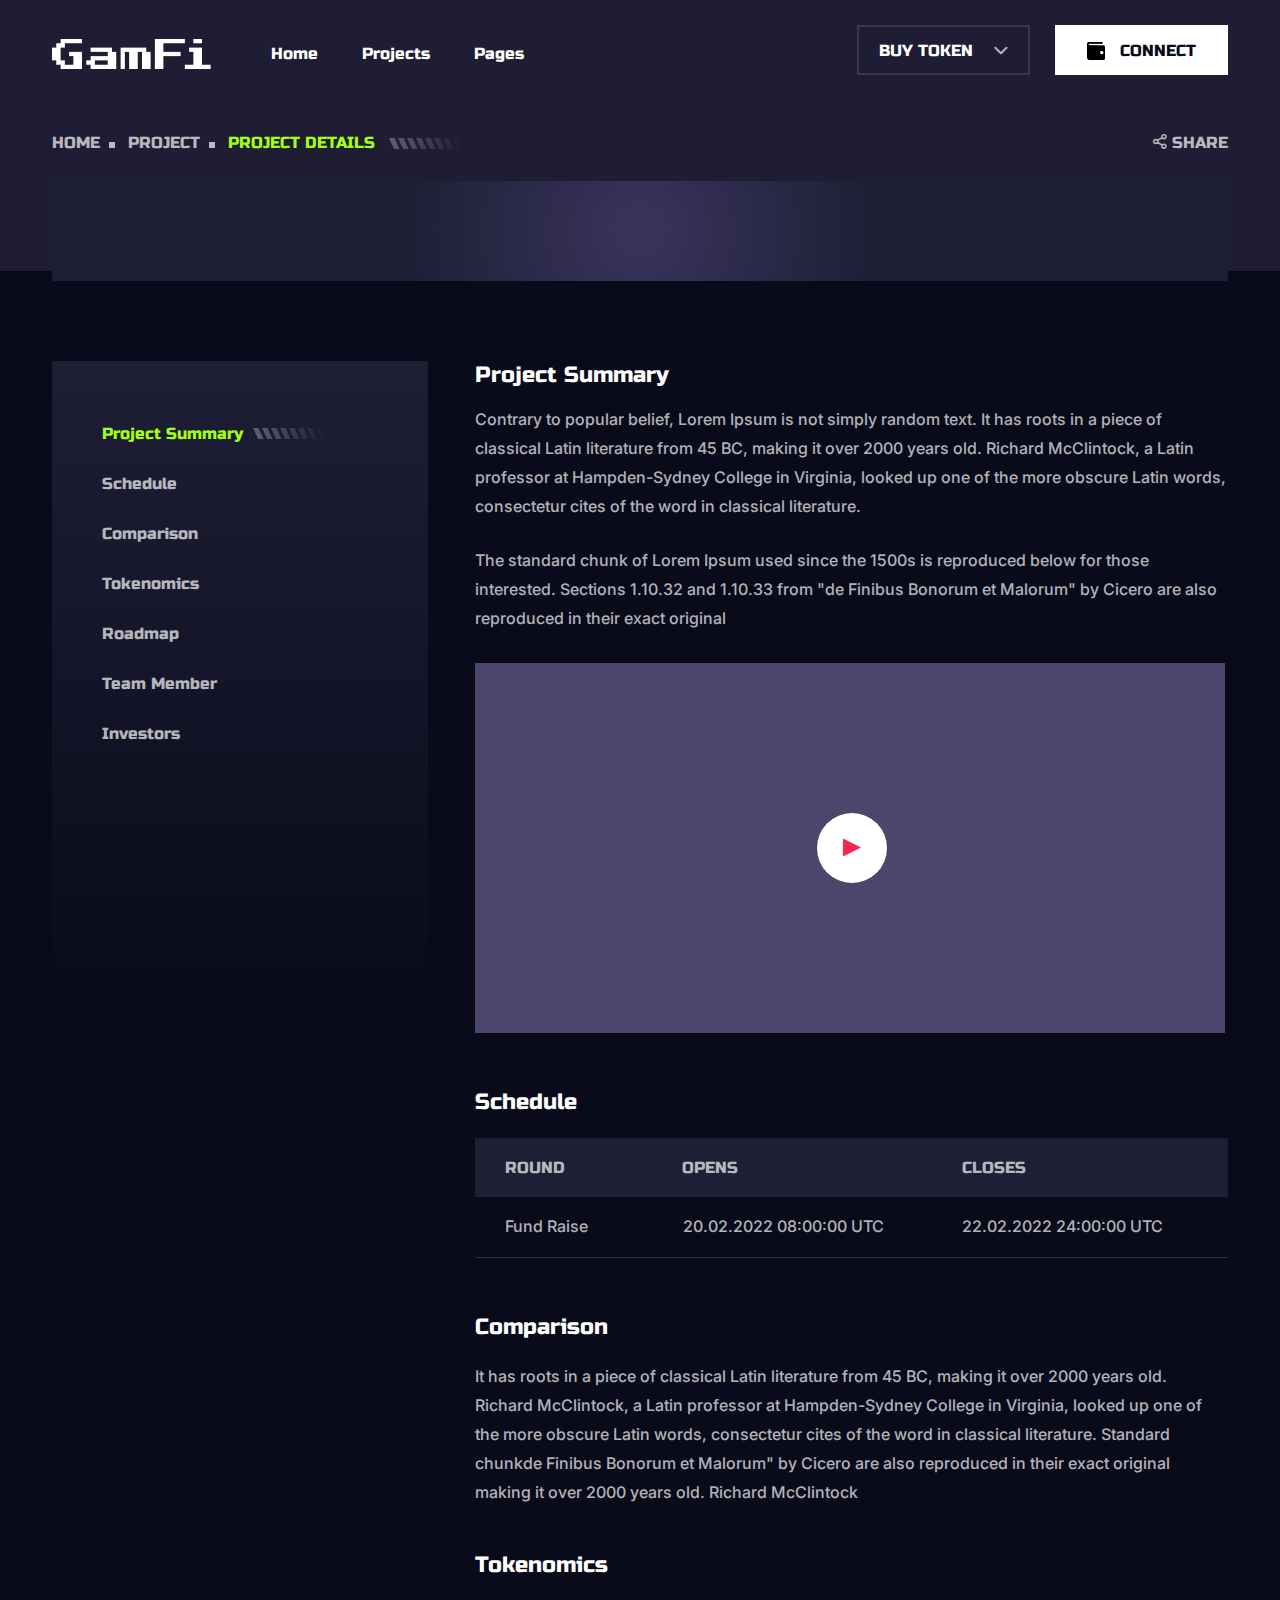
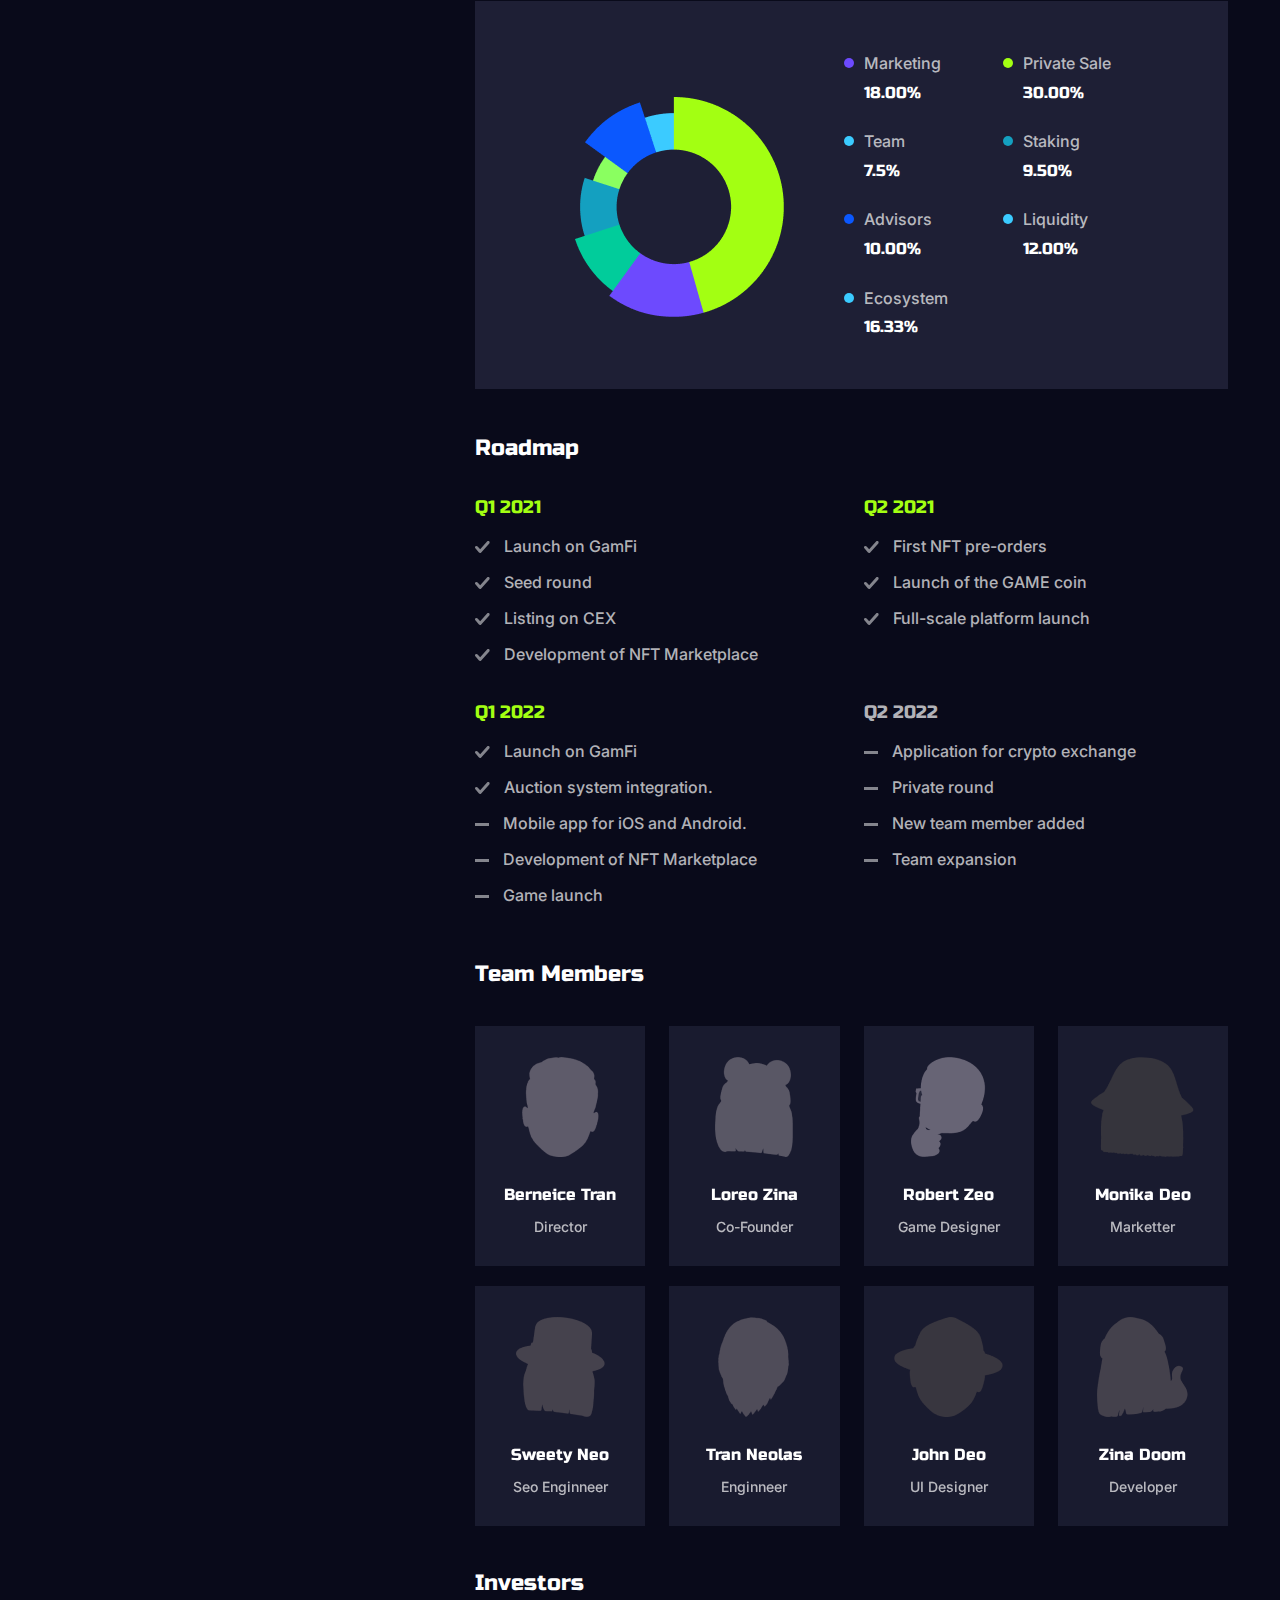
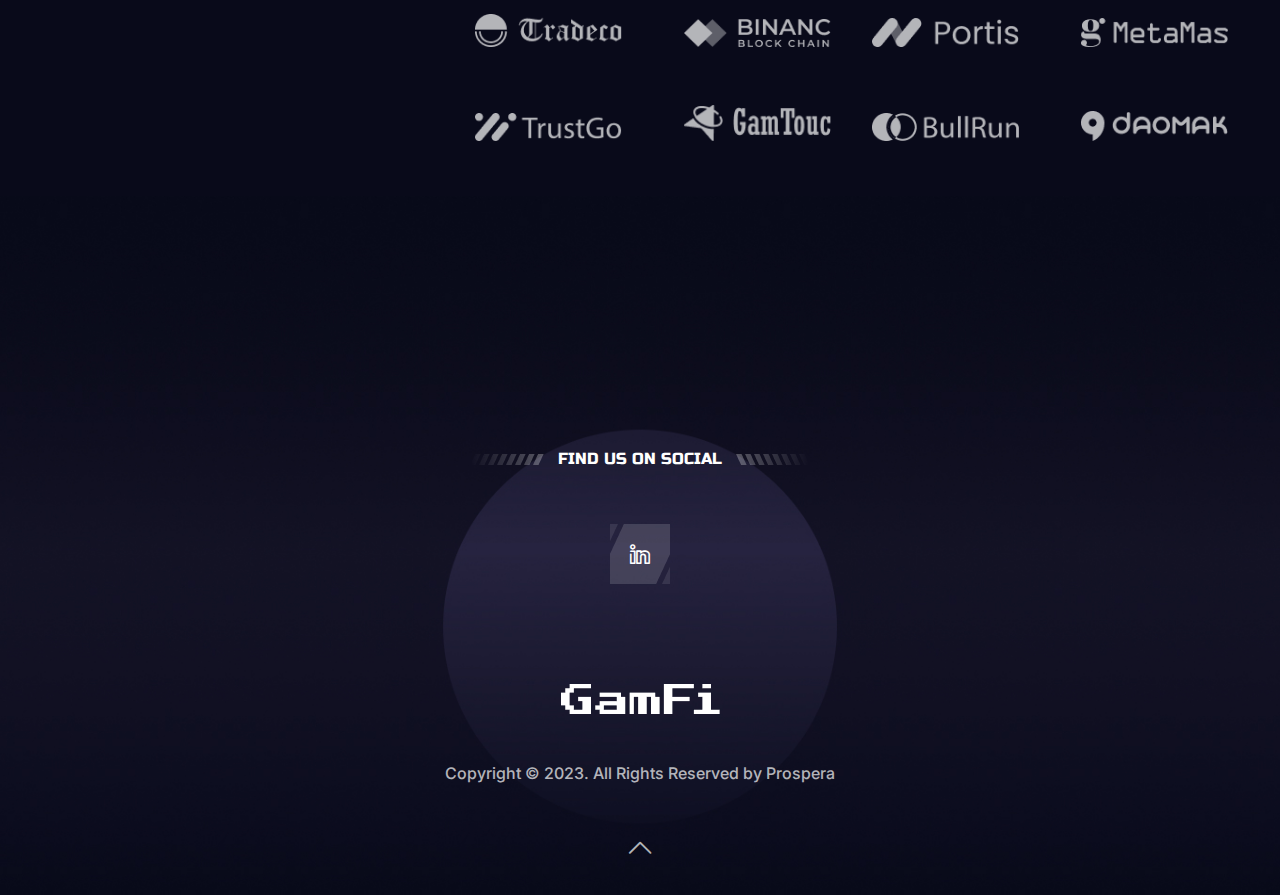
<file: 1-project-details.html>
<!DOCTYPE html>
<html lang="zxx">

<head>
    <!-- meta tag -->
    <meta charset="utf-8" />
    <title>Prospera - Project Details</title>
    <meta name="description" content="" />
    <!-- responsive tag -->
    <meta http-equiv="x-ua-compatible" content="ie=edge" />
    <meta name="viewport" content="width=device-width, initial-scale=1" />
    <!-- favicon -->
    <link rel="apple-touch-icon" href="apple-touch-icon.png" />
    <link rel="shortcut icon" type="image/x-icon" href="assets/images/fav.png" />
    <!-- Bootstrap v4.4.1 css -->
    <link rel="stylesheet" type="text/css" href="assets/css/bootstrap.min.css" />
    <!-- animate css -->
    <link rel="stylesheet" type="text/css" href="assets/css/animate.css" />
    <!-- magnific css -->
    <link rel="stylesheet" type="text/css" href="assets/css/magnific-popup.css" />
    <!-- owl.carousel css -->
    <link rel="stylesheet" type="text/css" href="assets/css/owl.carousel.css" />
    <!-- off canvas css -->
    <link rel="stylesheet" type="text/css" href="assets/css/off-canvas.css" />
    <!-- flaticon css  -->
    <link rel="stylesheet" type="text/css" href="assets/css/ico-moon-fonts.css" />
    <!-- font awesome icon css -->
    <link rel="stylesheet" type="text/css" href="assets/css/all.min.css">
    <!-- spacing css -->
    <link rel="stylesheet" type="text/css" href="assets/css/sc-spacing.css" />
    <!-- style css -->
    <link rel="stylesheet" type="text/css" href="assets/css/style.css" />
    <!-- responsive css -->
    <link rel="stylesheet" type="text/css" href="assets/css/responsive.css" />
</head>

<body>

    <!--Preloader area start here-->
    <div class="loader_first">
        <div class="circular-spinner"></div>
    </div>
    <!--Preloader area End here-->

    <!--Header Start-->
    <header id="gamfi-header" class="gamfi-header-section transparent-header">
        <div class="menu-area menu-sticky">
            <div class="container">
                <div class="heaader-inner-area d-flex justify-content-between align-items-center">
                    <div class="gamfi-logo-area d-flex justify-content-between align-items-center">
                        <div class="logo">
                            <a href="index.html"><img src="assets/images/logo.png" alt="logo" /></a>
                        </div>
                        <div class="header-menu">
                            <ul class="nav-menu">
                                <li><a href="index.html">Home</a>

                                </li>
                                <li><a href="explore.html">Projects</a>
                                </li>
                                <li><a href="staking.html">Pages</a>
                                    <ul class="sub-menu">
                                        <li><a href="staking.html">Staking 1</a></li>
                                        <li><a href="staking-5-lp.html">Staking 5 LP</a></li>
                                    </ul>
                                </li>

                            </ul>
                        </div>
                    </div>
                    <div class="gamfi-btn-area">
                        <ul>
                            <li>
                                <a id="nav-expander" class="nav-expander bar" href="#">
                                    <div class="bar">
                                        <span class="dot1"></span>
                                        <span class="dot2"></span>
                                        <span class="dot3"></span>
                                    </div>
                                </a>
                            </li>
                            <li class="buy-token">
                                <a class="readon black-shape" href="#">
                                    <span class="btn-text">Buy Token </span>
                                    <i class="icon-arrow_down"></i>
                                    <span class="hover-shape1"></span>
                                    <span class="hover-shape2"></span>
                                    <span class="hover-shape3"></span>
                                </a>
                                <ul>
                                    <li><a href="./eNaira.html"><img src="assets/images/icons/pancake.png"
                                                alt="pancake"> Buy ENSC with eNaira CBDC</a></li>
                                    <li><a href="Dex.html"><img src="assets/images/icons/uniswap.png" alt="uniswap">
                                            Swap USDC/USDT &infin; ENSC </a></li>
                                </ul>
                            </li>
                            <li class="connect-btn-wrapper">
                                <button type="button" class="connect-btn readon white-btn hover-shape"
                                    data-bs-toggle="modal" data-bs-target="#exampleModal"><img
                                        src="assets/images/icons/connect.png" alt="Icon">
                                    <span class="btn-text">Connect </span>
                                    <span class="hover-shape1"></span>
                                    <span class="hover-shape2"></span>
                                    <span class="hover-shape3"></span>
                                </button>
                            </li>
                        </ul>
                    </div>
                </div>
            </div>
        </div>
        <!-- Canvas Mobile Menu start -->
        <nav class="right_menu_togle mobile-navbar-menu" id="mobile-navbar-menu">
            <div class="close-btn">
                <a id="nav-close2" class="nav-close">
                    <div class="line">
                        <span class="line1"></span>
                        <span class="line2"></span>
                    </div>
                </a>
            </div>
            <div class="sidebar-logo mb-30">
                <a href="index.html"><img src="assets/images/logo-dark.png" alt=""></a>
            </div>
            <ul class="nav-menu">
                <li class="current-menu-item"><a href="index.html">Home</a>
                </li>
                <li><a href="project.html">Projects</a>
                </li>
                <li><a href="staking.html">Staking</a>
                    <ul class="sub-menu">
                        <li><a href="staking.html">Staking 1</a></li>
                        <li><a href="staking-5-lp.html">Staking 5 LP</a></li>
                    </ul>
                </li>

                <li class="menu-item-has-children">
                    <a href="#">Buy Token</a>
                    <ul class="sub-menu">
                        <li><a href="./eNaira.html">Buy ENSC with eNaira CBDC</a></li>
                        <li><a href="./Dex.html">Swap USDC/USDT &infin; ENSC </a></li>
                    </ul>
                </li>
                <li class="connect-btn-wrapper">
                    <button type="button" class="readon black-shape-big connect-wallet-btn-for-mobile"
                        data-bs-toggle="modal" data-bs-target="#exampleModal"><img
                            src="assets/images/icons/connect_white.png" alt="Icon">
                        <span class="btn-text">Connect </span>
                        <span class="hover-shape1"></span>
                        <span class="hover-shape2"></span>
                        <span class="hover-shape3"></span>
                    </button>
                </li>
            </ul>
        </nav>
        <!-- Canvas Menu end -->
    </header>
    <!--Header End-->

    <!-- Breadcrumbs Section Start -->
    <div class="gamfi-breadcrumbs-section breadcrumbs-style2">
        <div class="container">
            <div class="row">
                <div class="col-lg-5">
                    <div class="breadcrumbs-area sec-heading">
                        <div class="sub-inner">
                            <a class="breadcrumbs-link" href="index.html">Home</a>
                            <a class="breadcrumbs-link" href="explore.html">Project</a>
                            <span class="sub-title">Project Details</span>
                            <img class="heading-left-image" src="assets/images/icons/steps.png" alt="Steps-Image" />
                        </div>
                    </div>
                </div>
                <div class="col-lg-7 breadcrumbs-form md-mt-10">
                    <div class="breadcrumbs-social ml-30 md-ml-0" data-bs-toggle="modal" data-bs-target="#shareIocns">
                        <a href="#"><i class="icon-share"></i> Share</a>
                    </div>
                </div>
            </div>
        </div>
    </div>
    <!-- Breadcrumbs  Section End -->

    <!-- Project Detaisl Content Start -->
    <div class="project-details-conent gamfi-about-secion pb-80 md-pb-20">
        <div class="container">
            <div class="game-price-item hover-shape-inner data1">

            </div>
            <div class="row mt-30">
                <div class="col-md-6 p-info">

                </div>
                <div class="col-md-6 t-info">

                </div>
            </div>

            <!-- Project Summary  Start-->
            <div class="row mt-50 main-content" data-spy="scroll" data-target="#myScrollspy" data-offset="20">
                <div class="col-md-4 sidebar">
                    <div class="project-summary-menu project_summary_menu_BgGridient sidebar__inner" id="myScrollspy">
                        <div id="ProjectSammeryTabs" class="project_summary_tabs_sect">
                            <div class="active project-summary-tab-btn  project-summary-tab-btn1"
                                data-target="#project_summary"><a href="#project_summary">Project Summary <img
                                        src="assets/images/project/menu-image.png" alt="project" /></a></div>

                            <div class="project-summary-tab-btn project-summary-tab-btn2" data-target="#Schedule"><a
                                    href="#Schedule">Schedule <img src="assets/images/project/menu-image.png"
                                        alt="project" /></a></div>

                            <div class="project-summary-tab-btn project-summary-tab-btn3" data-target="#Comparison"><a
                                    href="#Comparison">Comparison <img src="assets/images/project/menu-image.png"
                                        alt="project" /></a></div>

                            <div class="project-summary-tab-btn project-summary-tab-btn4" data-target="#Tokenomics"><a
                                    href="#Tokenomics">Tokenomics <img src="assets/images/project/menu-image.png"
                                        alt="project" /></a></div>

                            <div class="project-summary-tab-btn project-summary-tab-btn5" data-target="#Roadmap"><a
                                    href="#Roadmap">Roadmap <img src="assets/images/project/menu-image.png"
                                        alt="project" /></a></div>

                            <div class="project-summary-tab-btn project-summary-tab-btn6" data-target="#Team_Members"><a
                                    href="#Team_Members">Team Member<img src="assets/images/project/menu-image.png"
                                        alt="project" /></a></div>

                            <div class="project-summary-tab-btn project-summary-tab-btn7" data-target="#Investors"><a
                                    href="#Investors">Investors<img src="assets/images/project/menu-image.png"
                                        alt="project" /></a></div>
                        </div>
                    </div>
                </div>
                <div class="col-md-8 pl-35 sm-pl-15 sm-pt-40">
                    <div class="project_summarySectScrllab">
                        <div class="project-summary-content" id="project_summary">
                            <div class="project-summary-information">
                                <h4 class="title2 mb-15">Project Summary</h4>
                                <p>Contrary to popular belief, Lorem Ipsum is not simply random text. It has roots in a
                                    piece of classical Latin literature from 45 BC, making it over 2000 years old.
                                    Richard McClintock, a Latin professor at Hampden-Sydney College in Virginia, looked
                                    up one of the more obscure Latin words, consectetur cites of the word in classical
                                    literature.</p>
                                <p class="mb-30">The standard chunk of Lorem Ipsum used since the 1500s is reproduced
                                    below for those interested. Sections 1.10.32 and 1.10.33 from "de Finibus Bonorum et
                                    Malorum" by Cicero are also reproduced in their exact original</p>
                                <div class="project-video-area">
                                    <img src="assets/images/project/project-video.jpg" alt="Project-image">
                                    <a class="video-icons" href="https://www.youtube.com/watch?v=fzBTvDraO5U"><i
                                            class="icon-play"></i></a>
                                </div>
                            </div>
                        </div>

                        <div class="ScrollSpy_sections" id="Schedule">
                            <h4 class="mb-20">Schedule</h4>
                            <table class="mb-55">
                                <tr class="table-header">
                                    <th>Round</th>
                                    <th>Opens</th>
                                    <th>Closes</th>
                                </tr>
                                <tr>
                                    <td>Fund Raise</td>
                                    <td>20.02.2022 08:00:00 UTC</td>
                                    <td>22.02.2022 24:00:00 UTC</td>
                                </tr>

                            </table>
                        </div>

                        <div class="ScrollSpy_sections" id="Comparison">
                            <h4 class="mb-20">Comparison</h4>
                            <p class="mb-45">It has roots in a piece of classical Latin literature from 45 BC, making it
                                over 2000 years old. Richard McClintock, a Latin professor at Hampden-Sydney College in
                                Virginia, looked up one of the more obscure Latin words, consectetur cites of the word
                                in classical literature. Standard chunkde Finibus Bonorum et Malorum" by Cicero are also
                                reproduced in their exact original
                                making it over 2000 years old. Richard McClintock</p>
                        </div>

                        <div class="ScrollSpy_sections" id="Tokenomics">
                            <h4 class="mb-20">Tokenomics</h4>
                            <div class="project-service align-items-center">
                                <div class="project-image">
                                    <img src="assets/images/project/explore-image.png" alt="Project-image">
                                </div>
                                <div class="project-content">
                                    <div class="project-price mr-65">
                                        <div class="project-sale darkslateblue">
                                            <span>Marketing</span>
                                            <h5>18.00%</h5>
                                        </div>
                                        <div class="project-sale cyan">
                                            <span>Team</span>
                                            <h5>7.5%</h5>
                                        </div>
                                        <div class="project-sale dodgerBlue">
                                            <span>Advisors</span>
                                            <h5>10.00%</h5>
                                        </div>
                                        <div class="project-sale turquoise">
                                            <span>Ecosystem</span>
                                            <h5>16.33%</h5>
                                        </div>
                                    </div>
                                    <div class="project-price">
                                        <div class="project-sale springGreen">
                                            <span>Private Sale</span>
                                            <h5>30.00%</h5>
                                        </div>
                                        <div class="project-sale darkturquoise">
                                            <span>Staking</span>
                                            <h5>9.50%</h5>
                                        </div>
                                        <div class="project-sale turquoise">
                                            <span>Liquidity</span>
                                            <h5>12.00%</h5>
                                        </div>
                                    </div>
                                </div>
                            </div>
                        </div>

                        <div class="ScrollSpy_sections" id="Roadmap">
                            <h4 class="title2 mb-15">Roadmap</h4>
                            <div class="project_details_road_map_sect mb-35">
                                <div class="row">
                                    <div class="col-md-6">
                                        <div class="project_details_road_map_content">
                                            <h4>Q1 2021</h4>
                                            <ul>
                                                <li><span><img src="assets/images/kycimg/RMcheckicon.svg" alt="icon"
                                                            class="img-fluid" /></span>Launch on GamFi</li>
                                                <li><span><img src="assets/images/kycimg/RMcheckicon.svg" alt="icon"
                                                            class="img-fluid" /></span>Seed round</li>
                                                <li><span><img src="assets/images/kycimg/RMcheckicon.svg" alt="icon"
                                                            class="img-fluid" /></span>Listing on CEX</li>
                                                <li><span><img src="assets/images/kycimg/RMcheckicon.svg" alt="icon"
                                                            class="img-fluid" /></span>Development of NFT Marketplace
                                                </li>
                                            </ul>
                                        </div>
                                    </div>

                                    <div class="col-md-6">
                                        <div class="project_details_road_map_content">
                                            <h4>Q2 2021</h4>
                                            <ul>
                                                <li><span><img src="assets/images/kycimg/RMcheckicon.svg" alt="icon"
                                                            class="img-fluid" /></span>First NFT pre-orders</li>
                                                <li><span><img src="assets/images/kycimg/RMcheckicon.svg" alt="icon"
                                                            class="img-fluid" /></span>Launch of the GAME coin</li>
                                                <li><span><img src="assets/images/kycimg/RMcheckicon.svg" alt="icon"
                                                            class="img-fluid" /></span>Full-scale platform launch</li>
                                            </ul>
                                        </div>
                                    </div>

                                    <div class="col-md-6">
                                        <div class="project_details_road_map_content">
                                            <h4>Q1 2022</h4>
                                            <ul>
                                                <li><span><img src="assets/images/kycimg/RMcheckicon.svg" alt="icon"
                                                            class="img-fluid" /></span>Launch on GamFi</li>
                                                <li><span><img src="assets/images/kycimg/RMcheckicon.svg" alt="icon"
                                                            class="img-fluid" /></span>Auction system integration. </li>
                                                <li><span><img src="assets/images/kycimg/munies.svg" alt="icon"
                                                            class="img-fluid" /></span>Mobile app for iOS and Android.
                                                </li>
                                                <li><span><img src="assets/images/kycimg/munies.svg" alt="icon"
                                                            class="img-fluid" /></span>Development of NFT Marketplace
                                                </li>
                                                <li><span><img src="assets/images/kycimg/munies.svg" alt="icon"
                                                            class="img-fluid" /></span>Game launch</li>
                                            </ul>
                                        </div>
                                    </div>

                                    <div class="col-md-6">
                                        <div class="project_details_road_map_content">
                                            <h4 class="disable">Q2 2022</h4>
                                            <ul>
                                                <li><span><img src="assets/images/kycimg/munies.svg" alt="icon"
                                                            class="img-fluid" /></span>Application for crypto exchange
                                                </li>
                                                <li><span><img src="assets/images/kycimg/munies.svg" alt="icon"
                                                            class="img-fluid" /></span>Private round</li>
                                                <li><span><img src="assets/images/kycimg/munies.svg" alt="icon"
                                                            class="img-fluid" /></span>New team member added</li>
                                                <li><span><img src="assets/images/kycimg/munies.svg" alt="icon"
                                                            class="img-fluid" /></span>Team expansion</li>
                                            </ul>
                                        </div>
                                    </div>
                                </div>
                            </div>
                        </div>

                        <div class="ScrollSpy_sections" id="Team_Members">
                            <h4 class="title2 mb-15">Team Members</h4>
                            <div class="project_details_team_members_sect">
                                <div class="row">
                                    <div class="col-lg-3 col-sm-6">
                                        <div class="project_details_team_members_card">
                                            <div class="team_members_img">
                                                <img src="assets/images/team/team-image.png" alt="img"
                                                    class="img-fluid" />
                                            </div>
                                            <h5>Berneice Tran</h5>
                                            <h6>Director</h6>
                                        </div>
                                    </div>
                                    <div class="col-lg-3 col-sm-6">
                                        <div class="project_details_team_members_card">
                                            <div class="team_members_img">
                                                <img src="assets/images/team/team-image2.png" alt="img"
                                                    class="img-fluid" />
                                            </div>
                                            <h5>Loreo Zina</h5>
                                            <h6>Co-Founder</h6>
                                        </div>
                                    </div>
                                    <div class="col-lg-3 col-sm-6">
                                        <div class="project_details_team_members_card">
                                            <div class="team_members_img">
                                                <img src="assets/images/team/team-image3.png" alt="img"
                                                    class="img-fluid" />
                                            </div>
                                            <h5>Robert Zeo</h5>
                                            <h6>Game Designer</h6>
                                        </div>
                                    </div>
                                    <div class="col-lg-3 col-sm-6">
                                        <div class="project_details_team_members_card">
                                            <div class="team_members_img">
                                                <img src="assets/images/team/team-image4.png" alt="img"
                                                    class="img-fluid" />
                                            </div>
                                            <h5>Monika Deo</h5>
                                            <h6>Marketter</h6>
                                        </div>
                                    </div>

                                    <div class="col-lg-3 col-sm-6">
                                        <div class="project_details_team_members_card">
                                            <div class="team_members_img">
                                                <img src="assets/images/team/team-image5.png" alt="img"
                                                    class="img-fluid" />
                                            </div>
                                            <h5>Sweety Neo</h5>
                                            <h6>Seo Enginneer</h6>
                                        </div>
                                    </div>
                                    <div class="col-lg-3 col-sm-6">
                                        <div class="project_details_team_members_card">
                                            <div class="team_members_img">
                                                <img src="assets/images/team/team-image6.png" alt="img"
                                                    class="img-fluid" />
                                            </div>
                                            <h5>Tran Neolas</h5>
                                            <h6>Enginneer</h6>
                                        </div>
                                    </div>
                                    <div class="col-lg-3 col-sm-6">
                                        <div class="project_details_team_members_card">
                                            <div class="team_members_img">
                                                <img src="assets/images/team/team-image7.png" alt="img"
                                                    class="img-fluid" />
                                            </div>
                                            <h5>John Deo</h5>
                                            <h6>UI Designer</h6>
                                        </div>
                                    </div>
                                    <div class="col-lg-3 col-sm-6">
                                        <div class="project_details_team_members_card">
                                            <div class="team_members_img">
                                                <img src="assets/images/team/team-image8.png" alt="img"
                                                    class="img-fluid" />
                                            </div>
                                            <h5>Zina Doom</h5>
                                            <h6>Developer</h6>
                                        </div>
                                    </div>
                                </div>
                            </div>
                        </div>

                        <div class="ScrollSpy_sections" id="Investors">
                            <h4 class="title2 mt-23 mb-15">Investors</h4>
                            <div class="list_investors_list">
                                <ul>
                                    <li class="first"><img src="assets/images/partner/1.png" alt="logo"
                                            class="img-fluid" /></li>
                                    <li class="second"><img src="assets/images/partner/2.png" alt="logo"
                                            class="img-fluid" /></li>
                                    <li class="third"><img src="assets/images/partner/3.png" alt="logo"
                                            class="img-fluid" /></li>
                                    <li class="last"><img src="assets/images/partner/4.png" alt="logo"
                                            class="img-fluid" /></li>
                                    <li class="first"><img src="assets/images/partner/6.png" alt="logo"
                                            class="img-fluid" /></li>
                                    <li class="second"><img src="assets/images/partner/7.png" alt="logo"
                                            class="img-fluid" /></li>
                                    <li class="third"><img src="assets/images/partner/8.png" alt="logo"
                                            class="img-fluid" /></li>
                                    <li class="last"><img src="assets/images/partner/5.png" alt="logo"
                                            class="img-fluid" /></li>
                                </ul>
                            </div>

                            <div class="governce_vote_table">
                                <ul class="donators">
                                    <li>
                                        <h2>Fund History</h2>
                                    </li>

                                </ul>
                            </div>


                        </div>

                    </div>
                </div>
            </div>
        </div>
    </div>
    <!-- Project Detaisl Content End -->

    <!-- Footer Section Start -->
    <div class="gamfi-footer-section">
        <div class="container">
            <div class="footer-cta">
            </div>
        </div>
        <div class="footer-area">
            <div class="container">
                <div class="sec-heading text-center">
                    <div class="sub-inner mb-52">
                        <img class="heading-right-image" src="assets/images/icons/steps2.png" alt="Steps-Image" />
                        <span class="sub-title white-color">Find us on Social</span>
                        <img class="heading-left-image" src="assets/images/icons/steps.png" alt="Steps-Image" />
                    </div>
                </div>
                <div class="footer-listing text-center mb-100 md-mb-70">
                    <ul class="footer-icon-list">
                        <li>
                            <a href="#">
                                <i class="icon-linkedin"></i>
                            </a>
                        </li>

                    </ul>
                </div>
                <div class="footer-logo text-center mb-45">
                    <a href="index.html">
                        <img src="assets/images/logo.png" alt="Footer-logo" />
                    </a>
                </div>

                <div class="copyright-area text-center mb-0">
                    <p class="dsc mb-37">
                        Copyright © 2023. All Rights Reserved by
                        <a target="_blank" class="gafi" href="#">Prospera</a>
                    </p>
                </div>
                <div class="scrollup text-center">
                    <a href="#">
                        <i class="icon-arrow_up"></i>
                    </a>
                </div>
            </div>
        </div>
    </div>
    <!-- Footer Section End -->
    <input type="hidden" class="projectId" value="1">
    <!-- Modal Share icons Start-->
    <div class="modal fade " id="shareIocns" tabindex="-1" aria-labelledby="exampleModalLabel" aria-hidden="true">
        <div class="modal-dialog modal-dialog-centered">
            <div class="modal-content">
                <div class="modal-header">
                    <h4 class="modals-title  mb-0" id="exampleModalLabel">Share Project</h4>
                    <button type="button" class="btn-close" data-bs-dismiss="modal" aria-label="Close"><i
                            class="icon-x"></i></button>
                </div>
                <div class="modal-body">
                    <ul class="popup-share-icons">
                        <li><a href="#"><i class="icon-twitter"></i></a></li>
                        <li><a href="#"><i class="icon-telegram"></i></a></li>
                        <li><a href="#"><i class="icon-discord"></i></a></li>
                        <li><a href="#"><i class="icon-linkedin"></i></a></li>
                        <li><a href="#"><i class="icon-facebook"></i></a></li>
                        <li><a href="#"><i class="icon-comment-icon"></i></a></li>
                        <li><a href="#"><i class="icon-sms-icon"></i></a></li>
                        <li><a href="#"><i class="icon-dabble-arrow"></i></a></li>
                    </ul>
                </div>
            </div>
        </div>
    </div>
    <!-- Modal Share icons End-->

    <!-- Modal Section Start-->
    <div class="modal fade" id="exampleModal" tabindex="-1" aria-labelledby="exampleModalLabel" aria-hidden="true">
        <div class="modal-dialog modal-dialog-centered">
            <div class="modal-content">
                <div class="modal-header">
                    <h4 class="modals-title  mb-0" id="exampleModalLabel">Connect Wallet</h4>
                    <button type="button" class="btn-close" data-bs-dismiss="modal" aria-label="Close">
                        <i class="icon-x"></i>
                    </button>
                </div>
                <div class="modal-body">
                    <p class="mb-20">Please select a wallet to connect to this dashboard</p>
                    <div class="connect-section">
                        <ul class="heading-list">
                            <li>
                                <a href="#" class="connect-meta">
                                    <span>
                                        <img src="assets/images/icons/meta-mask.png" alt="Meta-mask-Image">
                                    </span>
                                    MetaMask
                                </a>
                            </li>
                            <li>
                                <a href="#">
                                    <span>
                                        <img src="assets/images/icons/coinbase.png" alt="Coinbase-Image">
                                    </span>
                                    Coinbase
                                </a>
                            </li>
                            <li>
                                <a href="#">
                                    <span>
                                        <img src="assets/images/icons/trust.png" alt="Trust-Image">
                                    </span>
                                    Trust Wallet
                                </a>
                            </li>
                            <li>
                                <a href="#">
                                    <span>
                                        <img src="assets/images/icons/wallet.png" alt="Wallet-Image">
                                    </span>
                                    WalletConnect
                                </a>
                            </li>
                        </ul>
                    </div>
                </div>
            </div>
        </div>
    </div>
    <!-- Modal Section End-->

    <!-- Modal Section Start-->
    <div class="modal fade" id="fundingModal" tabindex="-1" aria-labelledby="fundingModalLabel" aria-hidden="true">
        <div class="modal-dialog modal-dialog-centered">
            <div class="modal-content">
                <div class="modal-header">
                    <h4 class="modals-title  mb-0" id="fundingModalLabel">Fund Campaign </h4>
                    <button type="button" class="btn-close" data-bs-dismiss="modal" aria-label="Close">
                        <i class="icon-x"></i>
                    </button>
                </div>
                <div class="modal-body">
                    <p class="mb-20">Please select a specify the amount of ENSC tokens you want to spend on this
                        project. </p>
                    <div class="connect-section">
                        <form class="heading-list">
                            <input type="text" class="amt"
                                style="padding:3px; border: 2px solid #6D4AFE; font-family: 'Russo One', sans-serif; border-radius: 5px; width: 95%;"
                                placeholder=" Min 500 ENSC">
                            <button class="btn-area fundProject"
                                style=" color:white; border: 2px solid rgba(57, 57, 136, 0.554); padding: 3px; font-family: 'Russo One', sans-serif;  border-radius: 5px; background: #6D4AFE; width: 95%; margin-top: 5px;">
                                Fund Campaign </button>
                        </form>
                    </div>
                </div>
            </div>
        </div>
    </div>
    <!-- Modal Section End-->

    <!-- Modal Section Start-->
    <div class="modal fade" id="download-metamask" tabindex="-1" aria-labelledby="exampleModalLabel" aria-hidden="true">
        <div class="modal-dialog modal-dialog-centered">
            <div class="modal-content">
                <div class="modal-header">
                    <h4 class="modals-title  mb-0" id="exampleModalLabel">Connect Wallet</h4>
                    <button type="button" class="btn-close" data-bs-dismiss="modal" aria-label="Close">
                        <i class="icon-x"></i>
                    </button>
                </div>
                <div class="modal-body">
                    <p class="mb-20">Please download & install metamask extension!</p>
                    <div class="connect-section">
                        <ul class="heading-list">
                            <li>
                                <a target="_blank" href="https://metamask.io/download/">
                                    <span>
                                        <img src="assets/images/icons/meta-mask.png" alt="Meta-mask-Image">
                                    </span>
                                    MetaMask
                                </a>
                            </li>
                        </ul>
                    </div>
                </div>
            </div>
        </div>
    </div>
    <!-- Modal Section End-->

    <!-- Meta Mask Connect -->
    <script src="assets/js/web3.min.js"></script>
    <script src="assets/js/metamask.js"></script>

    <!-- modernizr js -->
    <script src="assets/js/modernizr-2.8.3.min.js"></script>
    <!-- jquery latest version -->
    <script src="assets/js/jquery.min.js"></script>
    <!-- Bootstrap v4.4.1 js -->
    <script src="assets/js/bootstrap.min.js"></script>
    <!-- popup.min js -->
    <script src="assets/js/jquery.magnific-popup.min.js"></script>
    <!-- imagesloaded.pkgd.min js -->
    <script src="assets/js/imagesloaded.pkgd.min.js"></script>
    <!-- wow js -->
    <script src="assets/js/wow.min.js"></script>
    <script src="assets/js/jquery.counterup.min.js"></script>
    <!-- counter top js -->
    <script src="assets/js/waypoints.min.js"></script>
    <!-- owl.carousel js -->
    <script src="assets/js/owl.carousel.min.js"></script>
    <!-- plugins js -->
    <script src="assets/js/plugins.js"></script>
    <!-- Time Counter js -->
    <script src="assets/js/time-counter.js"></script>
    <!-- main js -->
    <script src="assets/js/metamaskhandler.js"></script>
    <script src="assets/js/main.js"></script>
    <!-- sticky sidebar js -->
    <script src="assets/js/sticky-sidebar.js"></script>
    <!-- project details page js -->
    <script src="assets/js/custom/project-details.js"></script>
    <!-- fundProject js -->
    <script src="assets/js/fundProject.js"></script>
</body>

</html>
</file>
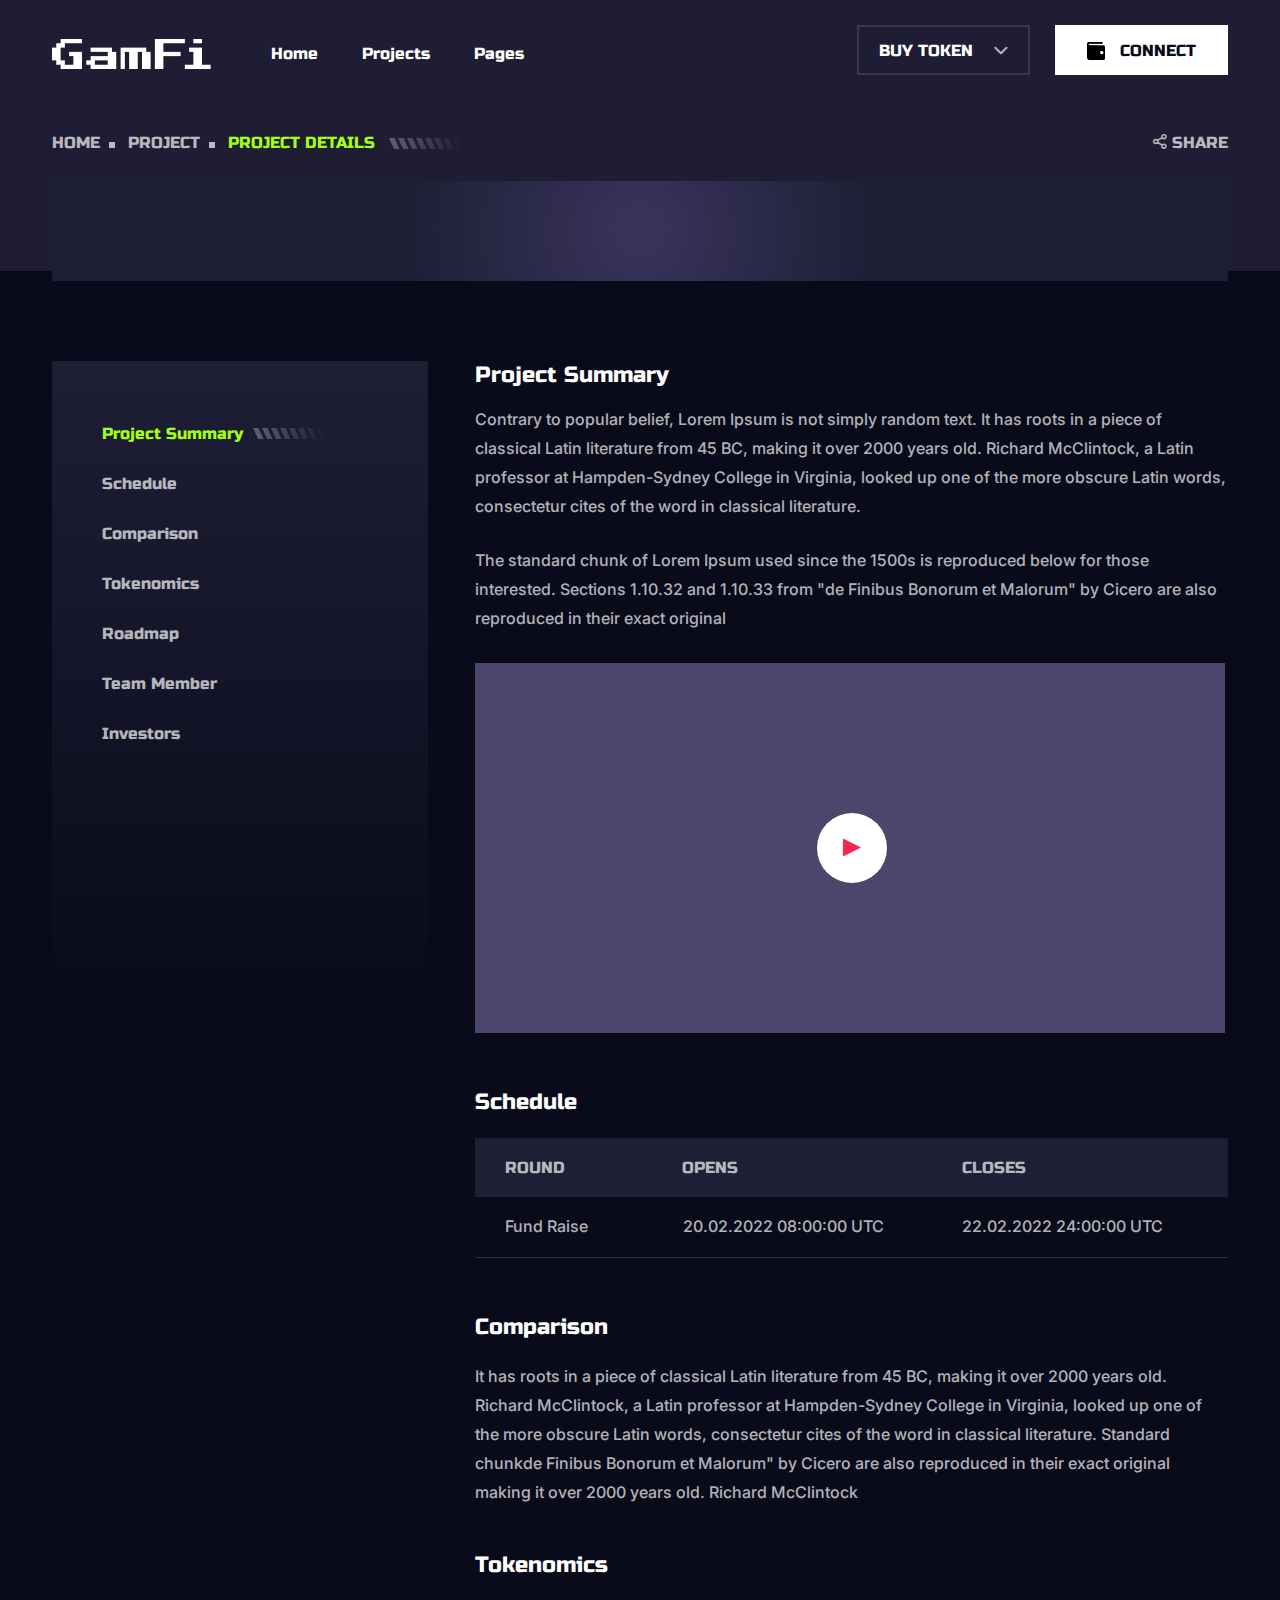
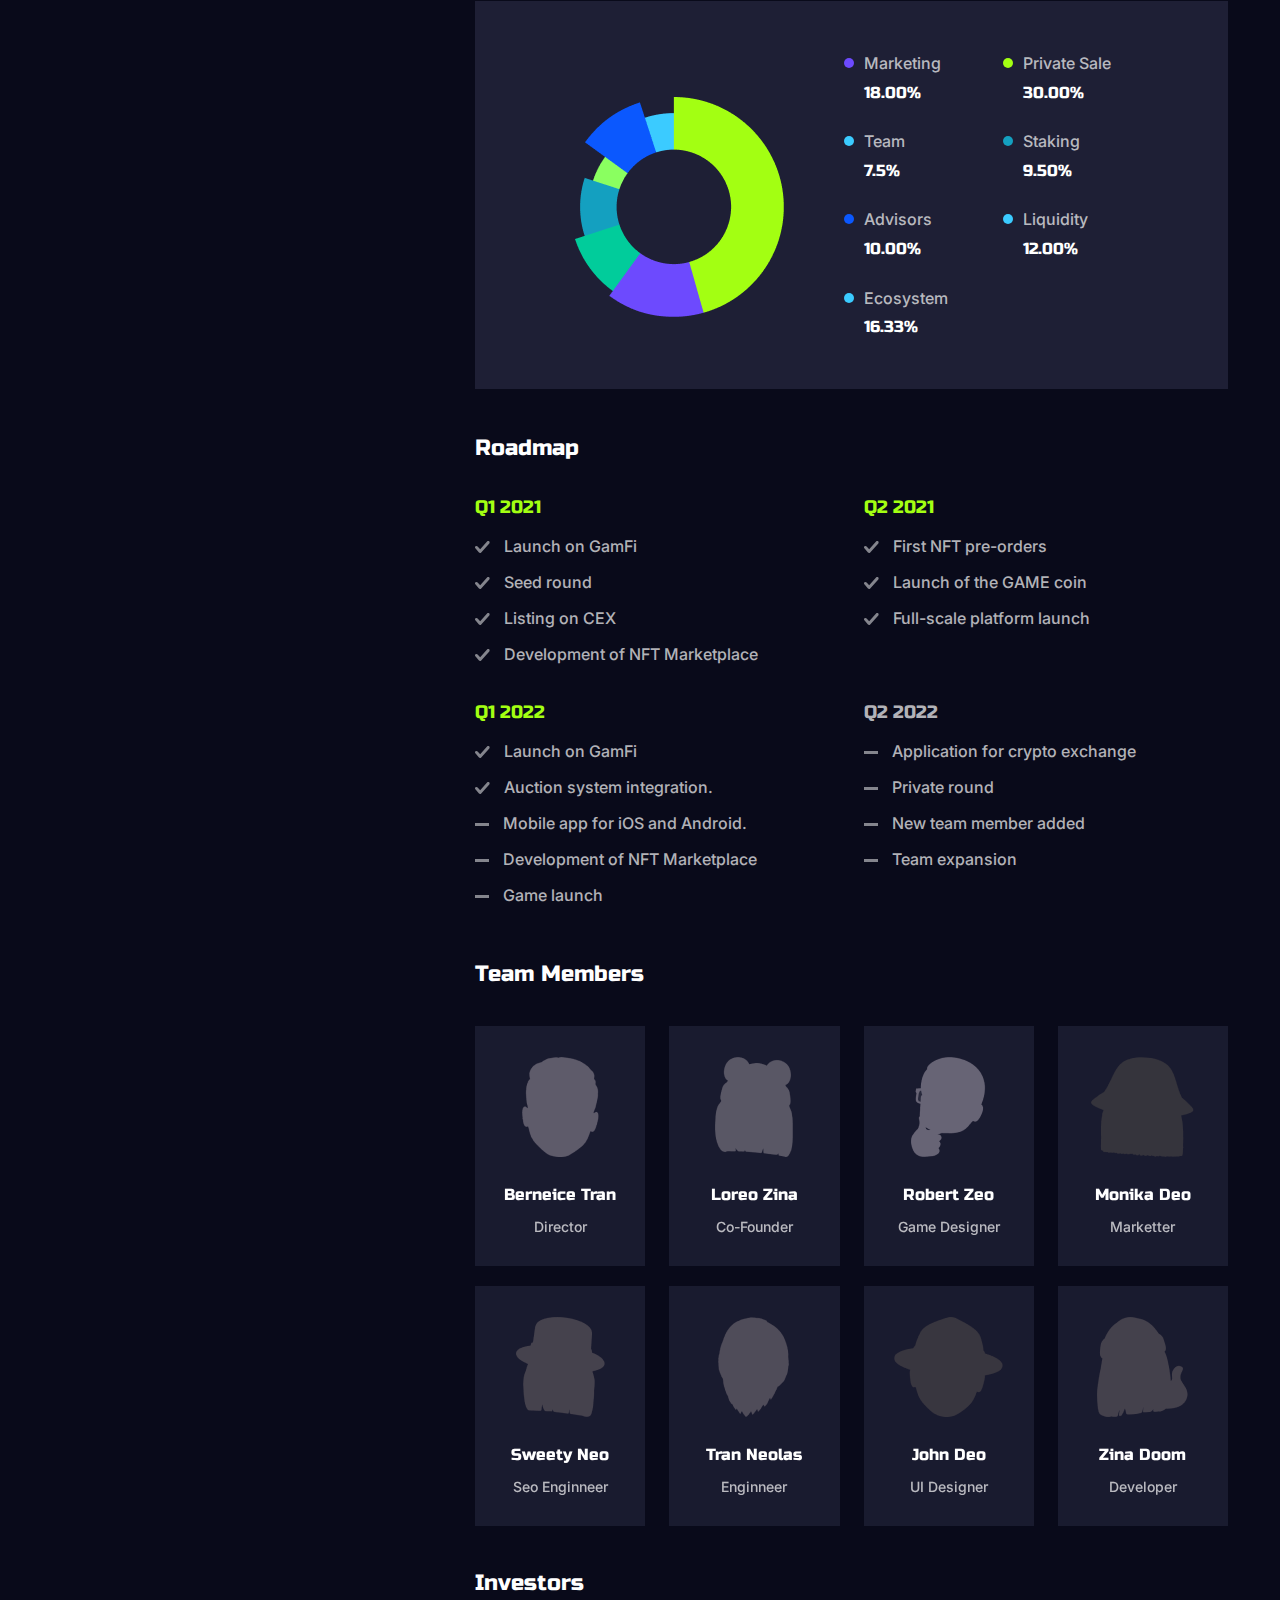
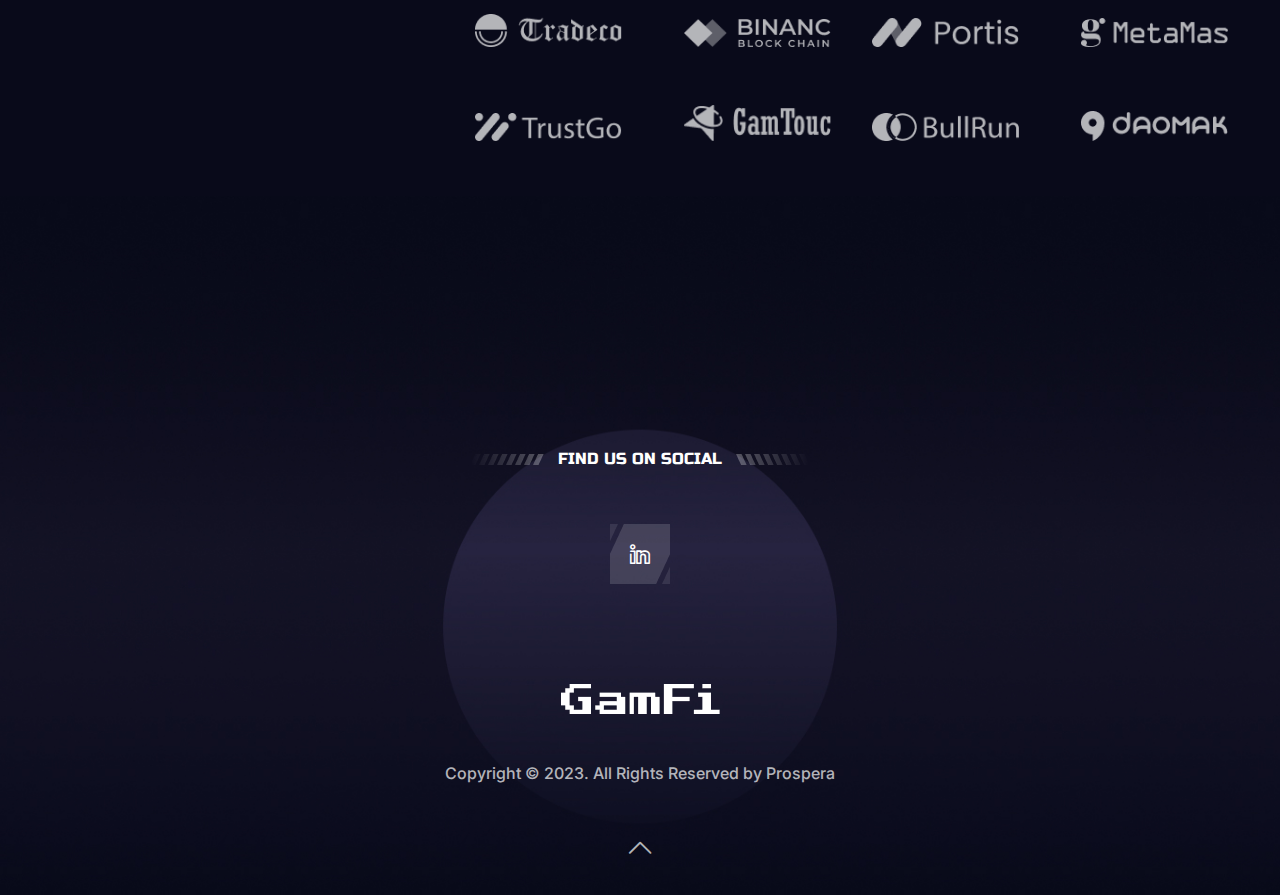
<file: 2-project-details.html>
<!DOCTYPE html>
<html lang="zxx">

<head>
    <!-- meta tag -->
    <meta charset="utf-8" />
    <title>Prospera - Project Details</title>
    <meta name="description" content="" />
    <!-- responsive tag -->
    <meta http-equiv="x-ua-compatible" content="ie=edge" />
    <meta name="viewport" content="width=device-width, initial-scale=1" />
    <!-- favicon -->
    <link rel="apple-touch-icon" href="apple-touch-icon.png" />
    <link rel="shortcut icon" type="image/x-icon" href="assets/images/fav.png" />
    <!-- Bootstrap v4.4.1 css -->
    <link rel="stylesheet" type="text/css" href="assets/css/bootstrap.min.css" />
    <!-- animate css -->
    <link rel="stylesheet" type="text/css" href="assets/css/animate.css" />
    <!-- magnific css -->
    <link rel="stylesheet" type="text/css" href="assets/css/magnific-popup.css" />
    <!-- owl.carousel css -->
    <link rel="stylesheet" type="text/css" href="assets/css/owl.carousel.css" />
    <!-- off canvas css -->
    <link rel="stylesheet" type="text/css" href="assets/css/off-canvas.css" />
    <!-- flaticon css  -->
    <link rel="stylesheet" type="text/css" href="assets/css/ico-moon-fonts.css" />
    <!-- font awesome icon css -->
    <link rel="stylesheet" type="text/css" href="assets/css/all.min.css">
    <!-- spacing css -->
    <link rel="stylesheet" type="text/css" href="assets/css/sc-spacing.css" />
    <!-- style css -->
    <link rel="stylesheet" type="text/css" href="assets/css/style.css" />
    <!-- responsive css -->
    <link rel="stylesheet" type="text/css" href="assets/css/responsive.css" />
</head>

<body>

    <!--Preloader area start here-->
    <div class="loader_first">
        <div class="circular-spinner"></div>
    </div>
    <!--Preloader area End here-->

    <!--Header Start-->
    <header id="gamfi-header" class="gamfi-header-section transparent-header">
        <div class="menu-area menu-sticky">
            <div class="container">
                <div class="heaader-inner-area d-flex justify-content-between align-items-center">
                    <div class="gamfi-logo-area d-flex justify-content-between align-items-center">
                        <div class="logo">
                            <a href="index.html"><img src="assets/images/logo.png" alt="logo" /></a>
                        </div>
                        <div class="header-menu">
                            <ul class="nav-menu">
                                <li><a href="index.html">Home</a>

                                </li>
                                <li><a href="explore.html">Projects</a>
                                </li>
                                <li><a href="staking.html">Pages</a>
                                    <ul class="sub-menu">
                                        <li><a href="staking.html">Staking 1</a></li>
                                        <li><a href="staking-5-lp.html">Staking 5 LP</a></li>
                                    </ul>
                                </li>

                            </ul>
                        </div>
                    </div>
                    <div class="gamfi-btn-area">
                        <ul>
                            <li>
                                <a id="nav-expander" class="nav-expander bar" href="#">
                                    <div class="bar">
                                        <span class="dot1"></span>
                                        <span class="dot2"></span>
                                        <span class="dot3"></span>
                                    </div>
                                </a>
                            </li>
                            <li class="buy-token">
                                <a class="readon black-shape" href="#">
                                    <span class="btn-text">Buy Token </span>
                                    <i class="icon-arrow_down"></i>
                                    <span class="hover-shape1"></span>
                                    <span class="hover-shape2"></span>
                                    <span class="hover-shape3"></span>
                                </a>
                                <ul>
                                    <li><a href="./eNaira.html"><img src="assets/images/icons/pancake.png"
                                                alt="pancake"> Buy ENSC with eNaira CBDC</a></li>
                                    <li><a href="Dex.html"><img src="assets/images/icons/uniswap.png" alt="uniswap">
                                            Swap USDC/USDT &infin; ENSC </a></li>
                                </ul>
                            </li>
                            <li class="connect-btn-wrapper">
                                <button type="button" class="connect-btn readon white-btn hover-shape"
                                    data-bs-toggle="modal" data-bs-target="#exampleModal"><img
                                        src="assets/images/icons/connect.png" alt="Icon">
                                    <span class="btn-text">Connect </span>
                                    <span class="hover-shape1"></span>
                                    <span class="hover-shape2"></span>
                                    <span class="hover-shape3"></span>
                                </button>
                            </li>
                        </ul>
                    </div>
                </div>
            </div>
        </div>
        <!-- Canvas Mobile Menu start -->
        <nav class="right_menu_togle mobile-navbar-menu" id="mobile-navbar-menu">
            <div class="close-btn">
                <a id="nav-close2" class="nav-close">
                    <div class="line">
                        <span class="line1"></span>
                        <span class="line2"></span>
                    </div>
                </a>
            </div>
            <div class="sidebar-logo mb-30">
                <a href="index.html"><img src="assets/images/logo-dark.png" alt=""></a>
            </div>
            <ul class="nav-menu">
                <li class="current-menu-item"><a href="index.html">Home</a>
                </li>
                <li><a href="project.html">Projects</a>
                </li>
                <li><a href="staking.html">Staking</a>
                    <ul class="sub-menu">
                        <li><a href="staking.html">Staking 1</a></li>
                        <li><a href="staking-5-lp.html">Staking 5 LP</a></li>
                    </ul>
                </li>

                <li class="menu-item-has-children">
                    <a href="#">Buy Token</a>
                    <ul class="sub-menu">
                        <li><a href="./eNaira.html">Buy ENSC with eNaira CBDC</a></li>
                        <li><a href="./Dex.html">Swap USDC/USDT &infin; ENSC </a></li>
                    </ul>
                </li>
                <li class="connect-btn-wrapper">
                    <button type="button" class="readon black-shape-big connect-wallet-btn-for-mobile"
                        data-bs-toggle="modal" data-bs-target="#exampleModal"><img
                            src="assets/images/icons/connect_white.png" alt="Icon">
                        <span class="btn-text">Connect </span>
                        <span class="hover-shape1"></span>
                        <span class="hover-shape2"></span>
                        <span class="hover-shape3"></span>
                    </button>
                </li>
            </ul>
        </nav>
        <!-- Canvas Menu end -->
    </header>
    <!--Header End-->

    <!-- Breadcrumbs Section Start -->
    <div class="gamfi-breadcrumbs-section breadcrumbs-style2">
        <div class="container">
            <div class="row">
                <div class="col-lg-5">
                    <div class="breadcrumbs-area sec-heading">
                        <div class="sub-inner">
                            <a class="breadcrumbs-link" href="index.html">Home</a>
                            <a class="breadcrumbs-link" href="explore.html">Project</a>
                            <span class="sub-title">Project Details</span>
                            <img class="heading-left-image" src="assets/images/icons/steps.png" alt="Steps-Image" />
                        </div>
                    </div>
                </div>
                <div class="col-lg-7 breadcrumbs-form md-mt-10">
                    <div class="breadcrumbs-social ml-30 md-ml-0" data-bs-toggle="modal" data-bs-target="#shareIocns">
                        <a href="#"><i class="icon-share"></i> Share</a>
                    </div>
                </div>
            </div>
        </div>
    </div>
    <!-- Breadcrumbs  Section End -->

    <!-- Project Detaisl Content Start -->
    <div class="project-details-conent gamfi-about-secion pb-80 md-pb-20">
        <div class="container">
            <div class="game-price-item hover-shape-inner data1">

            </div>
            <div class="row mt-30">
                <div class="col-md-6 p-info">

                </div>
                <div class="col-md-6 t-info">

                </div>
            </div>

            <!-- Project Summary  Start-->
            <div class="row mt-50 main-content" data-spy="scroll" data-target="#myScrollspy" data-offset="20">
                <div class="col-md-4 sidebar">
                    <div class="project-summary-menu project_summary_menu_BgGridient sidebar__inner" id="myScrollspy">
                        <div id="ProjectSammeryTabs" class="project_summary_tabs_sect">
                            <div class="active project-summary-tab-btn  project-summary-tab-btn1"
                                data-target="#project_summary"><a href="#project_summary">Project Summary <img
                                        src="assets/images/project/menu-image.png" alt="project" /></a></div>

                            <div class="project-summary-tab-btn project-summary-tab-btn2" data-target="#Schedule"><a
                                    href="#Schedule">Schedule <img src="assets/images/project/menu-image.png"
                                        alt="project" /></a></div>

                            <div class="project-summary-tab-btn project-summary-tab-btn3" data-target="#Comparison"><a
                                    href="#Comparison">Comparison <img src="assets/images/project/menu-image.png"
                                        alt="project" /></a></div>

                            <div class="project-summary-tab-btn project-summary-tab-btn4" data-target="#Tokenomics"><a
                                    href="#Tokenomics">Tokenomics <img src="assets/images/project/menu-image.png"
                                        alt="project" /></a></div>

                            <div class="project-summary-tab-btn project-summary-tab-btn5" data-target="#Roadmap"><a
                                    href="#Roadmap">Roadmap <img src="assets/images/project/menu-image.png"
                                        alt="project" /></a></div>

                            <div class="project-summary-tab-btn project-summary-tab-btn6" data-target="#Team_Members"><a
                                    href="#Team_Members">Team Member<img src="assets/images/project/menu-image.png"
                                        alt="project" /></a></div>

                            <div class="project-summary-tab-btn project-summary-tab-btn7" data-target="#Investors"><a
                                    href="#Investors">Investors<img src="assets/images/project/menu-image.png"
                                        alt="project" /></a></div>
                        </div>
                    </div>
                </div>
                <div class="col-md-8 pl-35 sm-pl-15 sm-pt-40">
                    <div class="project_summarySectScrllab">
                        <div class="project-summary-content" id="project_summary">
                            <div class="project-summary-information">
                                <h4 class="title2 mb-15">Project Summary</h4>
                                <p>Contrary to popular belief, Lorem Ipsum is not simply random text. It has roots in a
                                    piece of classical Latin literature from 45 BC, making it over 2000 years old.
                                    Richard McClintock, a Latin professor at Hampden-Sydney College in Virginia, looked
                                    up one of the more obscure Latin words, consectetur cites of the word in classical
                                    literature.</p>
                                <p class="mb-30">The standard chunk of Lorem Ipsum used since the 1500s is reproduced
                                    below for those interested. Sections 1.10.32 and 1.10.33 from "de Finibus Bonorum et
                                    Malorum" by Cicero are also reproduced in their exact original</p>
                                <div class="project-video-area">
                                    <img src="assets/images/project/project-video.jpg" alt="Project-image">
                                    <a class="video-icons" href="https://www.youtube.com/watch?v=fzBTvDraO5U"><i
                                            class="icon-play"></i></a>
                                </div>
                            </div>
                        </div>

                        <div class="ScrollSpy_sections" id="Schedule">
                            <h4 class="mb-20">Schedule</h4>
                            <table class="mb-55">
                                <tr class="table-header">
                                    <th>Round</th>
                                    <th>Opens</th>
                                    <th>Closes</th>
                                </tr>
                                <tr>
                                    <td>Fund Raise</td>
                                    <td>20.02.2022 08:00:00 UTC</td>
                                    <td>22.02.2022 24:00:00 UTC</td>
                                </tr>

                            </table>
                        </div>

                        <div class="ScrollSpy_sections" id="Comparison">
                            <h4 class="mb-20">Comparison</h4>
                            <p class="mb-45">It has roots in a piece of classical Latin literature from 45 BC, making it
                                over 2000 years old. Richard McClintock, a Latin professor at Hampden-Sydney College in
                                Virginia, looked up one of the more obscure Latin words, consectetur cites of the word
                                in classical literature. Standard chunkde Finibus Bonorum et Malorum" by Cicero are also
                                reproduced in their exact original
                                making it over 2000 years old. Richard McClintock</p>
                        </div>

                        <div class="ScrollSpy_sections" id="Tokenomics">
                            <h4 class="mb-20">Tokenomics</h4>
                            <div class="project-service align-items-center">
                                <div class="project-image">
                                    <img src="assets/images/project/explore-image.png" alt="Project-image">
                                </div>
                                <div class="project-content">
                                    <div class="project-price mr-65">
                                        <div class="project-sale darkslateblue">
                                            <span>Marketing</span>
                                            <h5>18.00%</h5>
                                        </div>
                                        <div class="project-sale cyan">
                                            <span>Team</span>
                                            <h5>7.5%</h5>
                                        </div>
                                        <div class="project-sale dodgerBlue">
                                            <span>Advisors</span>
                                            <h5>10.00%</h5>
                                        </div>
                                        <div class="project-sale turquoise">
                                            <span>Ecosystem</span>
                                            <h5>16.33%</h5>
                                        </div>
                                    </div>
                                    <div class="project-price">
                                        <div class="project-sale springGreen">
                                            <span>Private Sale</span>
                                            <h5>30.00%</h5>
                                        </div>
                                        <div class="project-sale darkturquoise">
                                            <span>Staking</span>
                                            <h5>9.50%</h5>
                                        </div>
                                        <div class="project-sale turquoise">
                                            <span>Liquidity</span>
                                            <h5>12.00%</h5>
                                        </div>
                                    </div>
                                </div>
                            </div>
                        </div>

                        <div class="ScrollSpy_sections" id="Roadmap">
                            <h4 class="title2 mb-15">Roadmap</h4>
                            <div class="project_details_road_map_sect mb-35">
                                <div class="row">
                                    <div class="col-md-6">
                                        <div class="project_details_road_map_content">
                                            <h4>Q1 2021</h4>
                                            <ul>
                                                <li><span><img src="assets/images/kycimg/RMcheckicon.svg" alt="icon"
                                                            class="img-fluid" /></span>Launch on GamFi</li>
                                                <li><span><img src="assets/images/kycimg/RMcheckicon.svg" alt="icon"
                                                            class="img-fluid" /></span>Seed round</li>
                                                <li><span><img src="assets/images/kycimg/RMcheckicon.svg" alt="icon"
                                                            class="img-fluid" /></span>Listing on CEX</li>
                                                <li><span><img src="assets/images/kycimg/RMcheckicon.svg" alt="icon"
                                                            class="img-fluid" /></span>Development of NFT Marketplace
                                                </li>
                                            </ul>
                                        </div>
                                    </div>

                                    <div class="col-md-6">
                                        <div class="project_details_road_map_content">
                                            <h4>Q2 2021</h4>
                                            <ul>
                                                <li><span><img src="assets/images/kycimg/RMcheckicon.svg" alt="icon"
                                                            class="img-fluid" /></span>First NFT pre-orders</li>
                                                <li><span><img src="assets/images/kycimg/RMcheckicon.svg" alt="icon"
                                                            class="img-fluid" /></span>Launch of the GAME coin</li>
                                                <li><span><img src="assets/images/kycimg/RMcheckicon.svg" alt="icon"
                                                            class="img-fluid" /></span>Full-scale platform launch</li>
                                            </ul>
                                        </div>
                                    </div>

                                    <div class="col-md-6">
                                        <div class="project_details_road_map_content">
                                            <h4>Q1 2022</h4>
                                            <ul>
                                                <li><span><img src="assets/images/kycimg/RMcheckicon.svg" alt="icon"
                                                            class="img-fluid" /></span>Launch on GamFi</li>
                                                <li><span><img src="assets/images/kycimg/RMcheckicon.svg" alt="icon"
                                                            class="img-fluid" /></span>Auction system integration. </li>
                                                <li><span><img src="assets/images/kycimg/munies.svg" alt="icon"
                                                            class="img-fluid" /></span>Mobile app for iOS and Android.
                                                </li>
                                                <li><span><img src="assets/images/kycimg/munies.svg" alt="icon"
                                                            class="img-fluid" /></span>Development of NFT Marketplace
                                                </li>
                                                <li><span><img src="assets/images/kycimg/munies.svg" alt="icon"
                                                            class="img-fluid" /></span>Game launch</li>
                                            </ul>
                                        </div>
                                    </div>

                                    <div class="col-md-6">
                                        <div class="project_details_road_map_content">
                                            <h4 class="disable">Q2 2022</h4>
                                            <ul>
                                                <li><span><img src="assets/images/kycimg/munies.svg" alt="icon"
                                                            class="img-fluid" /></span>Application for crypto exchange
                                                </li>
                                                <li><span><img src="assets/images/kycimg/munies.svg" alt="icon"
                                                            class="img-fluid" /></span>Private round</li>
                                                <li><span><img src="assets/images/kycimg/munies.svg" alt="icon"
                                                            class="img-fluid" /></span>New team member added</li>
                                                <li><span><img src="assets/images/kycimg/munies.svg" alt="icon"
                                                            class="img-fluid" /></span>Team expansion</li>
                                            </ul>
                                        </div>
                                    </div>
                                </div>
                            </div>
                        </div>

                        <div class="ScrollSpy_sections" id="Team_Members">
                            <h4 class="title2 mb-15">Team Members</h4>
                            <div class="project_details_team_members_sect">
                                <div class="row">
                                    <div class="col-lg-3 col-sm-6">
                                        <div class="project_details_team_members_card">
                                            <div class="team_members_img">
                                                <img src="assets/images/team/team-image.png" alt="img"
                                                    class="img-fluid" />
                                            </div>
                                            <h5>Berneice Tran</h5>
                                            <h6>Director</h6>
                                        </div>
                                    </div>
                                    <div class="col-lg-3 col-sm-6">
                                        <div class="project_details_team_members_card">
                                            <div class="team_members_img">
                                                <img src="assets/images/team/team-image2.png" alt="img"
                                                    class="img-fluid" />
                                            </div>
                                            <h5>Loreo Zina</h5>
                                            <h6>Co-Founder</h6>
                                        </div>
                                    </div>
                                    <div class="col-lg-3 col-sm-6">
                                        <div class="project_details_team_members_card">
                                            <div class="team_members_img">
                                                <img src="assets/images/team/team-image3.png" alt="img"
                                                    class="img-fluid" />
                                            </div>
                                            <h5>Robert Zeo</h5>
                                            <h6>Game Designer</h6>
                                        </div>
                                    </div>
                                    <div class="col-lg-3 col-sm-6">
                                        <div class="project_details_team_members_card">
                                            <div class="team_members_img">
                                                <img src="assets/images/team/team-image4.png" alt="img"
                                                    class="img-fluid" />
                                            </div>
                                            <h5>Monika Deo</h5>
                                            <h6>Marketter</h6>
                                        </div>
                                    </div>

                                    <div class="col-lg-3 col-sm-6">
                                        <div class="project_details_team_members_card">
                                            <div class="team_members_img">
                                                <img src="assets/images/team/team-image5.png" alt="img"
                                                    class="img-fluid" />
                                            </div>
                                            <h5>Sweety Neo</h5>
                                            <h6>Seo Enginneer</h6>
                                        </div>
                                    </div>
                                    <div class="col-lg-3 col-sm-6">
                                        <div class="project_details_team_members_card">
                                            <div class="team_members_img">
                                                <img src="assets/images/team/team-image6.png" alt="img"
                                                    class="img-fluid" />
                                            </div>
                                            <h5>Tran Neolas</h5>
                                            <h6>Enginneer</h6>
                                        </div>
                                    </div>
                                    <div class="col-lg-3 col-sm-6">
                                        <div class="project_details_team_members_card">
                                            <div class="team_members_img">
                                                <img src="assets/images/team/team-image7.png" alt="img"
                                                    class="img-fluid" />
                                            </div>
                                            <h5>John Deo</h5>
                                            <h6>UI Designer</h6>
                                        </div>
                                    </div>
                                    <div class="col-lg-3 col-sm-6">
                                        <div class="project_details_team_members_card">
                                            <div class="team_members_img">
                                                <img src="assets/images/team/team-image8.png" alt="img"
                                                    class="img-fluid" />
                                            </div>
                                            <h5>Zina Doom</h5>
                                            <h6>Developer</h6>
                                        </div>
                                    </div>
                                </div>
                            </div>
                        </div>

                        <div class="ScrollSpy_sections" id="Investors">
                            <h4 class="title2 mt-23 mb-15">Investors</h4>
                            <div class="list_investors_list">
                                <ul>
                                    <li class="first"><img src="assets/images/partner/1.png" alt="logo"
                                            class="img-fluid" /></li>
                                    <li class="second"><img src="assets/images/partner/2.png" alt="logo"
                                            class="img-fluid" /></li>
                                    <li class="third"><img src="assets/images/partner/3.png" alt="logo"
                                            class="img-fluid" /></li>
                                    <li class="last"><img src="assets/images/partner/4.png" alt="logo"
                                            class="img-fluid" /></li>
                                    <li class="first"><img src="assets/images/partner/6.png" alt="logo"
                                            class="img-fluid" /></li>
                                    <li class="second"><img src="assets/images/partner/7.png" alt="logo"
                                            class="img-fluid" /></li>
                                    <li class="third"><img src="assets/images/partner/8.png" alt="logo"
                                            class="img-fluid" /></li>
                                    <li class="last"><img src="assets/images/partner/5.png" alt="logo"
                                            class="img-fluid" /></li>
                                </ul>
                            </div>

                            <div class="governce_vote_table">
                                <ul class="donators">
                                    <li>
                                        <h2>Fund History</h2>
                                    </li>

                                </ul>
                            </div>


                        </div>

                    </div>
                </div>
            </div>
        </div>
    </div>
    <!-- Project Detaisl Content End -->

    <!-- Footer Section Start -->
    <div class="gamfi-footer-section">
        <div class="container">
            <div class="footer-cta">
            </div>
        </div>
        <div class="footer-area">
            <div class="container">
                <div class="sec-heading text-center">
                    <div class="sub-inner mb-52">
                        <img class="heading-right-image" src="assets/images/icons/steps2.png" alt="Steps-Image" />
                        <span class="sub-title white-color">Find us on Social</span>
                        <img class="heading-left-image" src="assets/images/icons/steps.png" alt="Steps-Image" />
                    </div>
                </div>
                <div class="footer-listing text-center mb-100 md-mb-70">
                    <ul class="footer-icon-list">
                        <li>
                            <a href="#">
                                <i class="icon-linkedin"></i>
                            </a>
                        </li>

                    </ul>
                </div>
                <div class="footer-logo text-center mb-45">
                    <a href="index.html">
                        <img src="assets/images/logo.png" alt="Footer-logo" />
                    </a>
                </div>

                <div class="copyright-area text-center mb-0">
                    <p class="dsc mb-37">
                        Copyright © 2023. All Rights Reserved by
                        <a target="_blank" class="gafi" href="#">Prospera</a>
                    </p>
                </div>
                <div class="scrollup text-center">
                    <a href="#">
                        <i class="icon-arrow_up"></i>
                    </a>
                </div>
            </div>
        </div>
    </div>
    <!-- Footer Section End -->
    <input type="hidden" class="projectId" value="2">
    <!-- Modal Share icons Start-->
    <div class="modal fade " id="shareIocns" tabindex="-1" aria-labelledby="exampleModalLabel" aria-hidden="true">
        <div class="modal-dialog modal-dialog-centered">
            <div class="modal-content">
                <div class="modal-header">
                    <h4 class="modals-title  mb-0" id="exampleModalLabel">Share Project</h4>
                    <button type="button" class="btn-close" data-bs-dismiss="modal" aria-label="Close"><i
                            class="icon-x"></i></button>
                </div>
                <div class="modal-body">
                    <ul class="popup-share-icons">
                        <li><a href="#"><i class="icon-twitter"></i></a></li>
                        <li><a href="#"><i class="icon-telegram"></i></a></li>
                        <li><a href="#"><i class="icon-discord"></i></a></li>
                        <li><a href="#"><i class="icon-linkedin"></i></a></li>
                        <li><a href="#"><i class="icon-facebook"></i></a></li>
                        <li><a href="#"><i class="icon-comment-icon"></i></a></li>
                        <li><a href="#"><i class="icon-sms-icon"></i></a></li>
                        <li><a href="#"><i class="icon-dabble-arrow"></i></a></li>
                    </ul>
                </div>
            </div>
        </div>
    </div>
    <!-- Modal Share icons End-->

    <!-- Modal Section Start-->
    <div class="modal fade" id="exampleModal" tabindex="-1" aria-labelledby="exampleModalLabel" aria-hidden="true">
        <div class="modal-dialog modal-dialog-centered">
            <div class="modal-content">
                <div class="modal-header">
                    <h4 class="modals-title  mb-0" id="exampleModalLabel">Connect Wallet</h4>
                    <button type="button" class="btn-close" data-bs-dismiss="modal" aria-label="Close">
                        <i class="icon-x"></i>
                    </button>
                </div>
                <div class="modal-body">
                    <p class="mb-20">Please select a wallet to connect to this dashboard</p>
                    <div class="connect-section">
                        <ul class="heading-list">
                            <li>
                                <a href="#" class="connect-meta">
                                    <span>
                                        <img src="assets/images/icons/meta-mask.png" alt="Meta-mask-Image">
                                    </span>
                                    MetaMask
                                </a>
                            </li>
                            <li>
                                <a href="#">
                                    <span>
                                        <img src="assets/images/icons/coinbase.png" alt="Coinbase-Image">
                                    </span>
                                    Coinbase
                                </a>
                            </li>
                            <li>
                                <a href="#">
                                    <span>
                                        <img src="assets/images/icons/trust.png" alt="Trust-Image">
                                    </span>
                                    Trust Wallet
                                </a>
                            </li>
                            <li>
                                <a href="#">
                                    <span>
                                        <img src="assets/images/icons/wallet.png" alt="Wallet-Image">
                                    </span>
                                    WalletConnect
                                </a>
                            </li>
                        </ul>
                    </div>
                </div>
            </div>
        </div>
    </div>
    <!-- Modal Section End-->

    <!-- Modal Section Start-->
    <div class="modal fade" id="fundingModal" tabindex="-1" aria-labelledby="fundingModalLabel" aria-hidden="true">
        <div class="modal-dialog modal-dialog-centered">
            <div class="modal-content">
                <div class="modal-header">
                    <h4 class="modals-title  mb-0" id="fundingModalLabel">Fund Campaign </h4>
                    <button type="button" class="btn-close" data-bs-dismiss="modal" aria-label="Close">
                        <i class="icon-x"></i>
                    </button>
                </div>
                <div class="modal-body">
                    <p class="mb-20">Please select a specify the amount of ENSC tokens you want to spend on this
                        project. </p>
                    <div class="connect-section">
                        <form class="heading-list">
                            <input type="text" class="amt"
                                style="padding:3px; border: 2px solid #6D4AFE; font-family: 'Russo One', sans-serif; border-radius: 5px; width: 95%;"
                                placeholder=" Min 500 ENSC">
                            <button  class="btn-area fundProject"
                                style=" color:white; border: 2px solid rgba(57, 57, 136, 0.554); padding: 3px; font-family: 'Russo One', sans-serif;  border-radius: 5px; background: #6D4AFE; width: 95%; margin-top: 5px;">
                                Fund Campaign </button>
                        </form>
                    </div>
                </div>
            </div>
        </div>
    </div>
    <!-- Modal Section End-->

    <!-- Modal Section Start-->
    <div class="modal fade" id="download-metamask" tabindex="-1" aria-labelledby="exampleModalLabel" aria-hidden="true">
        <div class="modal-dialog modal-dialog-centered">
            <div class="modal-content">
                <div class="modal-header">
                    <h4 class="modals-title  mb-0" id="exampleModalLabel">Connect Wallet</h4>
                    <button type="button" class="btn-close" data-bs-dismiss="modal" aria-label="Close">
                        <i class="icon-x"></i>
                    </button>
                </div>
                <div class="modal-body">
                    <p class="mb-20">Please download & install metamask extension!</p>
                    <div class="connect-section">
                        <ul class="heading-list">
                            <li>
                                <a target="_blank" href="https://metamask.io/download/">
                                    <span>
                                        <img src="assets/images/icons/meta-mask.png" alt="Meta-mask-Image">
                                    </span>
                                    MetaMask
                                </a>
                            </li>
                        </ul>
                    </div>
                </div>
            </div>
        </div>
    </div>
    <!-- Modal Section End-->

    <!-- Meta Mask Connect -->
    <script src="assets/js/web3.min.js"></script>
    <script src="assets/js/metamask.js"></script>

    <!-- modernizr js -->
    <script src="assets/js/modernizr-2.8.3.min.js"></script>
    <!-- jquery latest version -->
    <script src="assets/js/jquery.min.js"></script>
    <!-- Bootstrap v4.4.1 js -->
    <script src="assets/js/bootstrap.min.js"></script>
    <!-- popup.min js -->
    <script src="assets/js/jquery.magnific-popup.min.js"></script>
    <!-- imagesloaded.pkgd.min js -->
    <script src="assets/js/imagesloaded.pkgd.min.js"></script>
    <!-- wow js -->
    <script src="assets/js/wow.min.js"></script>
    <script src="assets/js/jquery.counterup.min.js"></script>
    <!-- counter top js -->
    <script src="assets/js/waypoints.min.js"></script>
    <!-- owl.carousel js -->
    <script src="assets/js/owl.carousel.min.js"></script>
    <!-- plugins js -->
    <script src="assets/js/plugins.js"></script>
    <!-- Time Counter js -->
    <script src="assets/js/time-counter.js"></script>
    <!-- main js -->
    <script src="assets/js/metamaskhandler.js"></script>
    <script src="assets/js/main.js"></script>
    <!-- sticky sidebar js -->
    <script src="assets/js/sticky-sidebar.js"></script>
    <!-- project details page js -->
    <script src="assets/js/custom/project-details.js"></script>
    <!-- fundProject js -->
    <script src="assets/js/fundProject.js"></script>
</body>

</html>
</file>
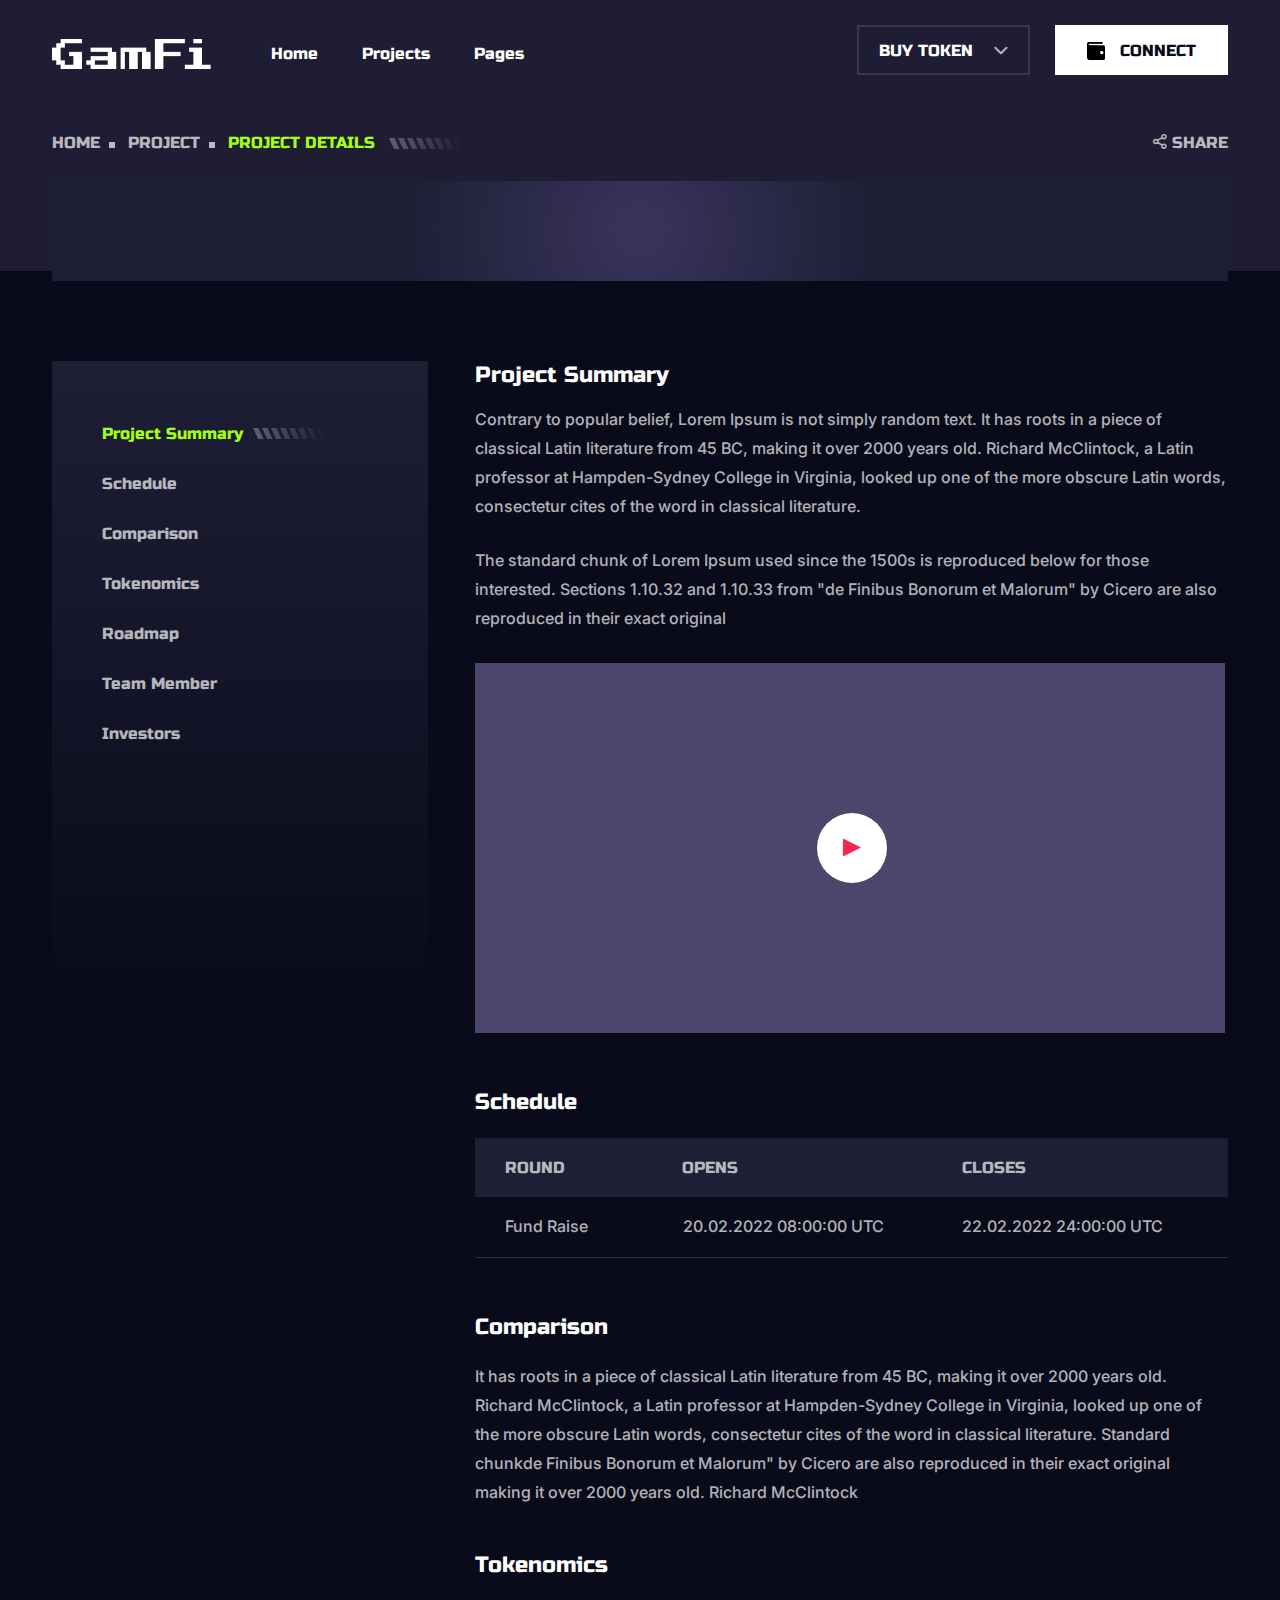
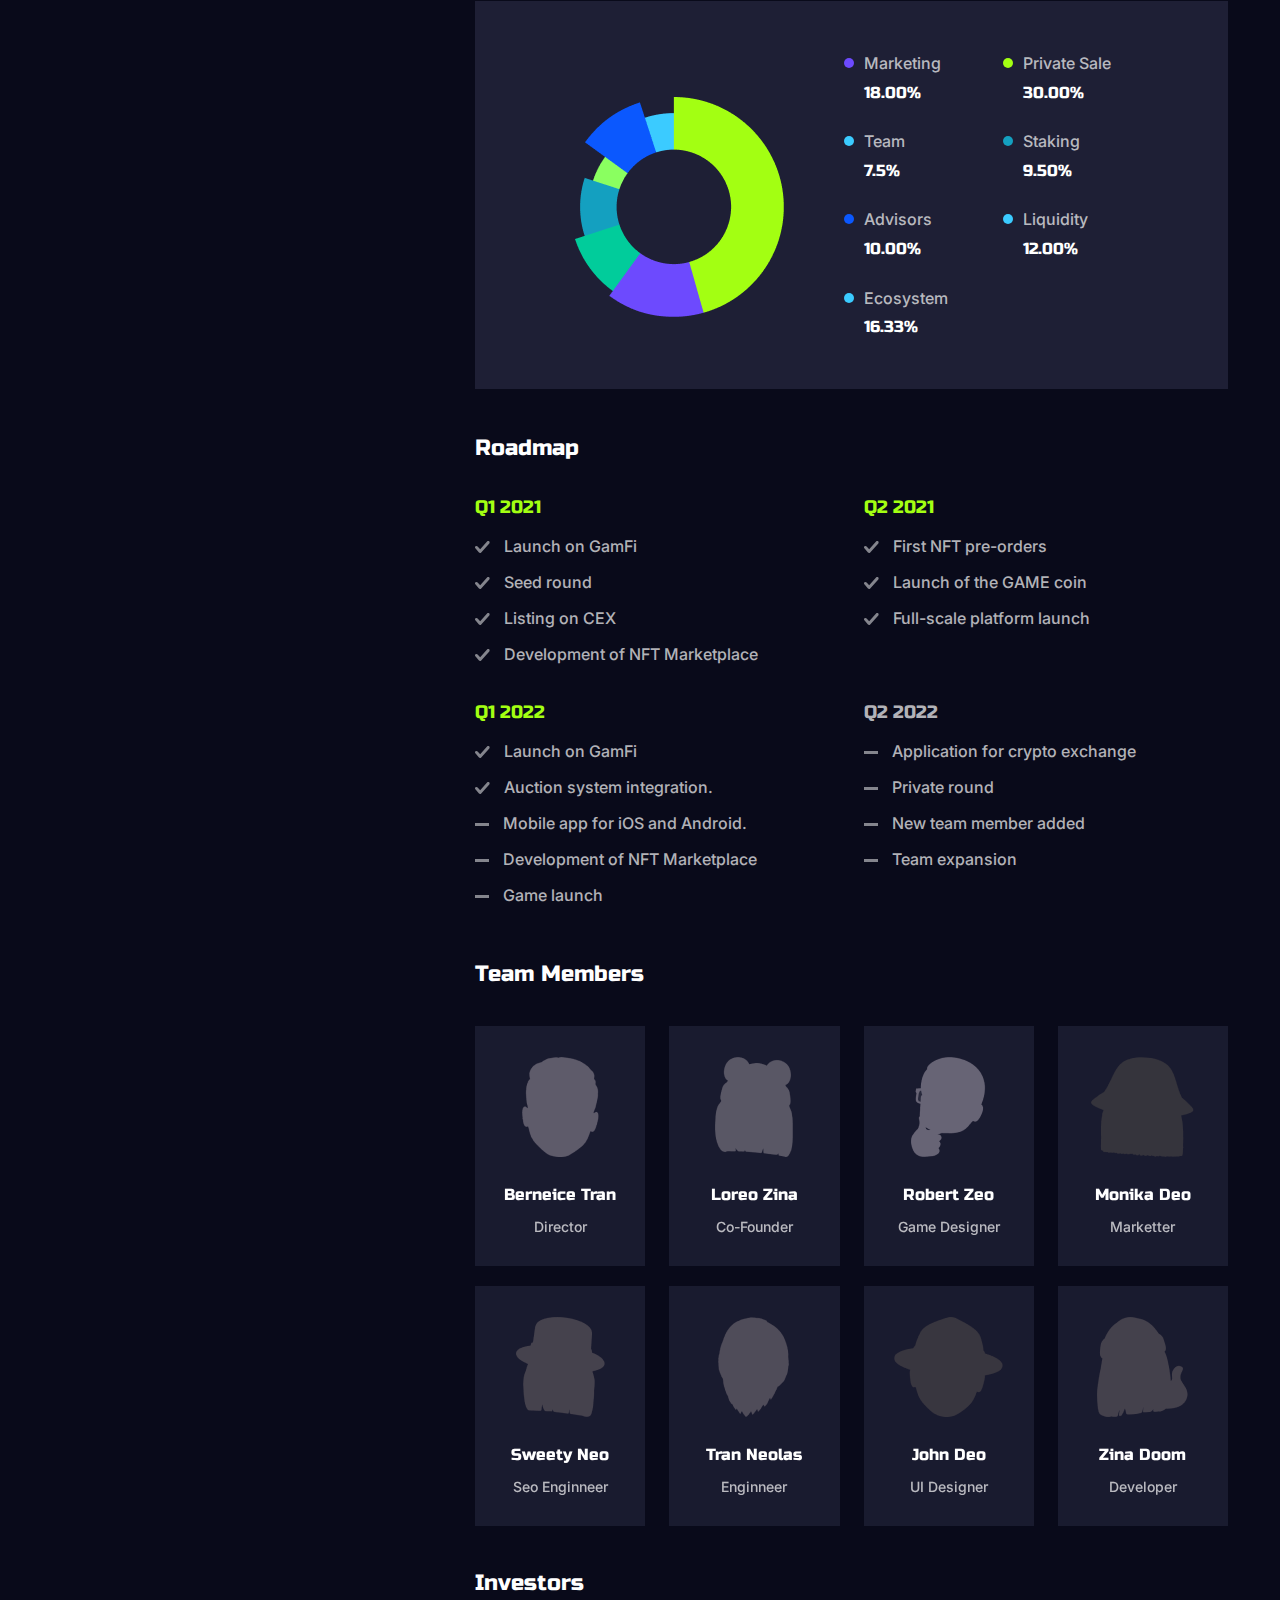
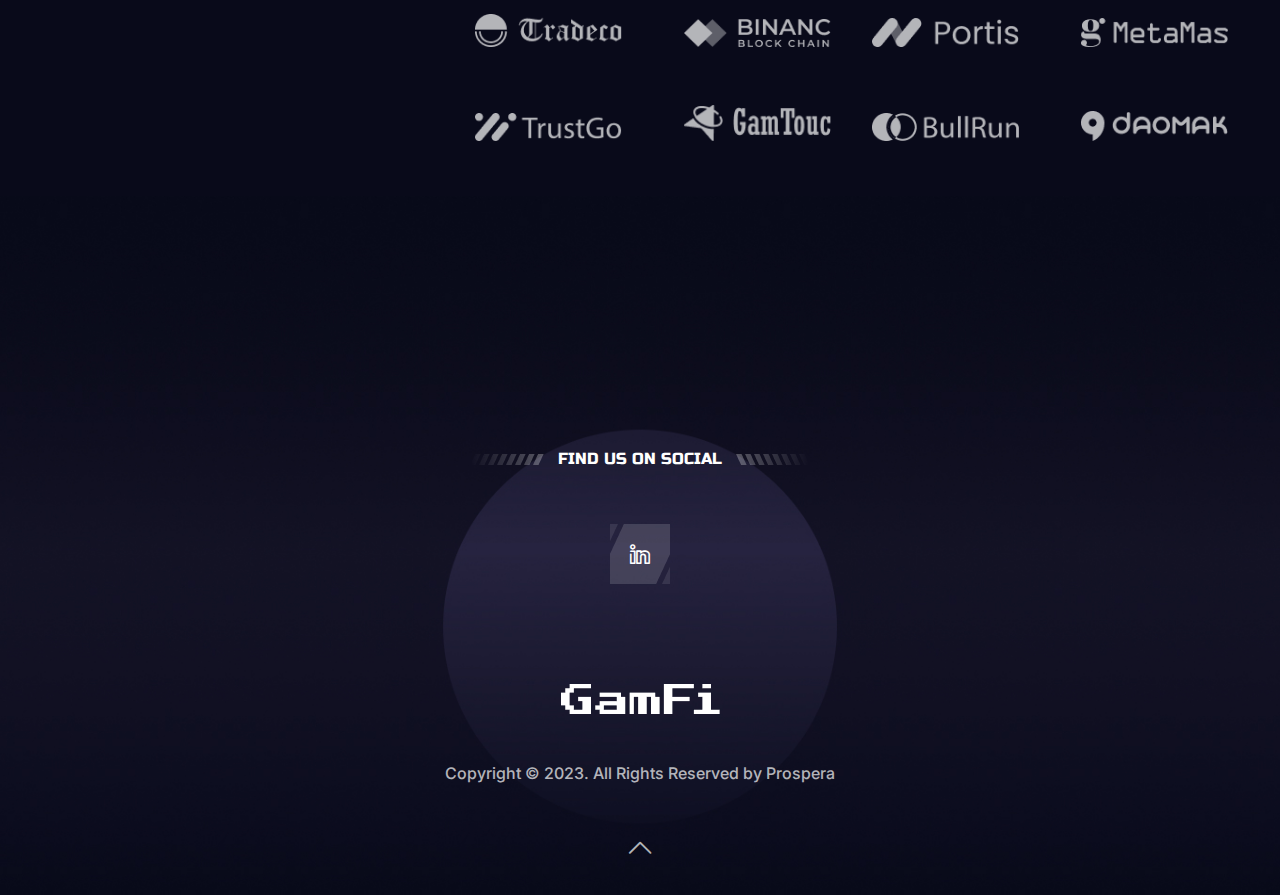
<file: 3-project-details.html>
<!DOCTYPE html>
<html lang="zxx">

<head>
    <!-- meta tag -->
    <meta charset="utf-8" />
    <title>Prospera - Project Details</title>
    <meta name="description" content="" />
    <!-- responsive tag -->
    <meta http-equiv="x-ua-compatible" content="ie=edge" />
    <meta name="viewport" content="width=device-width, initial-scale=1" />
    <!-- favicon -->
    <link rel="apple-touch-icon" href="apple-touch-icon.png" />
    <link rel="shortcut icon" type="image/x-icon" href="assets/images/fav.png" />
    <!-- Bootstrap v4.4.1 css -->
    <link rel="stylesheet" type="text/css" href="assets/css/bootstrap.min.css" />
    <!-- animate css -->
    <link rel="stylesheet" type="text/css" href="assets/css/animate.css" />
    <!-- magnific css -->
    <link rel="stylesheet" type="text/css" href="assets/css/magnific-popup.css" />
    <!-- owl.carousel css -->
    <link rel="stylesheet" type="text/css" href="assets/css/owl.carousel.css" />
    <!-- off canvas css -->
    <link rel="stylesheet" type="text/css" href="assets/css/off-canvas.css" />
    <!-- flaticon css  -->
    <link rel="stylesheet" type="text/css" href="assets/css/ico-moon-fonts.css" />
    <!-- font awesome icon css -->
    <link rel="stylesheet" type="text/css" href="assets/css/all.min.css">
    <!-- spacing css -->
    <link rel="stylesheet" type="text/css" href="assets/css/sc-spacing.css" />
    <!-- style css -->
    <link rel="stylesheet" type="text/css" href="assets/css/style.css" />
    <!-- responsive css -->
    <link rel="stylesheet" type="text/css" href="assets/css/responsive.css" />
</head>

<body>

    <!--Preloader area start here-->
    <div class="loader_first">
        <div class="circular-spinner"></div>
    </div>
    <!--Preloader area End here-->

    <!--Header Start-->
    <header id="gamfi-header" class="gamfi-header-section transparent-header">
        <div class="menu-area menu-sticky">
            <div class="container">
                <div class="heaader-inner-area d-flex justify-content-between align-items-center">
                    <div class="gamfi-logo-area d-flex justify-content-between align-items-center">
                        <div class="logo">
                            <a href="index.html"><img src="assets/images/logo.png" alt="logo" /></a>
                        </div>
                        <div class="header-menu">
                            <ul class="nav-menu">
                                <li><a href="index.html">Home</a>

                                </li>
                                <li><a href="explore.html">Projects</a>
                                </li>
                                <li><a href="staking.html">Pages</a>
                                    <ul class="sub-menu">
                                        <li><a href="staking.html">Staking 1</a></li>
                                        <li><a href="staking-5-lp.html">Staking 5 LP</a></li>
                                    </ul>
                                </li>

                            </ul>
                        </div>
                    </div>
                    <div class="gamfi-btn-area">
                        <ul>
                            <li>
                                <a id="nav-expander" class="nav-expander bar" href="#">
                                    <div class="bar">
                                        <span class="dot1"></span>
                                        <span class="dot2"></span>
                                        <span class="dot3"></span>
                                    </div>
                                </a>
                            </li>
                            <li class="buy-token">
                                <a class="readon black-shape" href="#">
                                    <span class="btn-text">Buy Token </span>
                                    <i class="icon-arrow_down"></i>
                                    <span class="hover-shape1"></span>
                                    <span class="hover-shape2"></span>
                                    <span class="hover-shape3"></span>
                                </a>
                                <ul>
                                    <li><a href="./eNaira.html"><img src="assets/images/icons/pancake.png"
                                                alt="pancake"> Buy ENSC with eNaira CBDC</a></li>
                                    <li><a href="Dex.html"><img src="assets/images/icons/uniswap.png" alt="uniswap">
                                            Swap USDC/USDT &infin; ENSC </a></li>
                                </ul>
                            </li>
                            <li class="connect-btn-wrapper">
                                <button type="button" class="connect-btn readon white-btn hover-shape"
                                    data-bs-toggle="modal" data-bs-target="#exampleModal"><img
                                        src="assets/images/icons/connect.png" alt="Icon">
                                    <span class="btn-text">Connect </span>
                                    <span class="hover-shape1"></span>
                                    <span class="hover-shape2"></span>
                                    <span class="hover-shape3"></span>
                                </button>
                            </li>
                        </ul>
                    </div>
                </div>
            </div>
        </div>
        <!-- Canvas Mobile Menu start -->
        <nav class="right_menu_togle mobile-navbar-menu" id="mobile-navbar-menu">
            <div class="close-btn">
                <a id="nav-close2" class="nav-close">
                    <div class="line">
                        <span class="line1"></span>
                        <span class="line2"></span>
                    </div>
                </a>
            </div>
            <div class="sidebar-logo mb-30">
                <a href="index.html"><img src="assets/images/logo-dark.png" alt=""></a>
            </div>
            <ul class="nav-menu">
                <li class="current-menu-item"><a href="index.html">Home</a>
                </li>
                <li><a href="project.html">Projects</a>
                </li>
                <li><a href="staking.html">Staking</a>
                    <ul class="sub-menu">
                        <li><a href="staking.html">Staking 1</a></li>
                        <li><a href="staking-5-lp.html">Staking 5 LP</a></li>
                    </ul>
                </li>

                <li class="menu-item-has-children">
                    <a href="#">Buy Token</a>
                    <ul class="sub-menu">
                        <li><a href="./eNaira.html">Buy ENSC with eNaira CBDC</a></li>
                        <li><a href="./Dex.html">Swap USDC/USDT &infin; ENSC </a></li>
                    </ul>
                </li>
                <li class="connect-btn-wrapper">
                    <button type="button" class="readon black-shape-big connect-wallet-btn-for-mobile"
                        data-bs-toggle="modal" data-bs-target="#exampleModal"><img
                            src="assets/images/icons/connect_white.png" alt="Icon">
                        <span class="btn-text">Connect </span>
                        <span class="hover-shape1"></span>
                        <span class="hover-shape2"></span>
                        <span class="hover-shape3"></span>
                    </button>
                </li>
            </ul>
        </nav>
        <!-- Canvas Menu end -->
    </header>
    <!--Header End-->

    <!-- Breadcrumbs Section Start -->
    <div class="gamfi-breadcrumbs-section breadcrumbs-style2">
        <div class="container">
            <div class="row">
                <div class="col-lg-5">
                    <div class="breadcrumbs-area sec-heading">
                        <div class="sub-inner">
                            <a class="breadcrumbs-link" href="index.html">Home</a>
                            <a class="breadcrumbs-link" href="explore.html">Project</a>
                            <span class="sub-title">Project Details</span>
                            <img class="heading-left-image" src="assets/images/icons/steps.png" alt="Steps-Image" />
                        </div>
                    </div>
                </div>
                <div class="col-lg-7 breadcrumbs-form md-mt-10">
                    <div class="breadcrumbs-social ml-30 md-ml-0" data-bs-toggle="modal" data-bs-target="#shareIocns">
                        <a href="#"><i class="icon-share"></i> Share</a>
                    </div>
                </div>
            </div>
        </div>
    </div>
    <!-- Breadcrumbs  Section End -->

    <!-- Project Detaisl Content Start -->
    <div class="project-details-conent gamfi-about-secion pb-80 md-pb-20">
        <div class="container">
            <div class="game-price-item hover-shape-inner data1">

            </div>
            <div class="row mt-30">
                <div class="col-md-6 p-info">

                </div>
                <div class="col-md-6 t-info">

                </div>
            </div>

            <!-- Project Summary  Start-->
            <div class="row mt-50 main-content" data-spy="scroll" data-target="#myScrollspy" data-offset="20">
                <div class="col-md-4 sidebar">
                    <div class="project-summary-menu project_summary_menu_BgGridient sidebar__inner" id="myScrollspy">
                        <div id="ProjectSammeryTabs" class="project_summary_tabs_sect">
                            <div class="active project-summary-tab-btn  project-summary-tab-btn1"
                                data-target="#project_summary"><a href="#project_summary">Project Summary <img
                                        src="assets/images/project/menu-image.png" alt="project" /></a></div>

                            <div class="project-summary-tab-btn project-summary-tab-btn2" data-target="#Schedule"><a
                                    href="#Schedule">Schedule <img src="assets/images/project/menu-image.png"
                                        alt="project" /></a></div>

                            <div class="project-summary-tab-btn project-summary-tab-btn3" data-target="#Comparison"><a
                                    href="#Comparison">Comparison <img src="assets/images/project/menu-image.png"
                                        alt="project" /></a></div>

                            <div class="project-summary-tab-btn project-summary-tab-btn4" data-target="#Tokenomics"><a
                                    href="#Tokenomics">Tokenomics <img src="assets/images/project/menu-image.png"
                                        alt="project" /></a></div>

                            <div class="project-summary-tab-btn project-summary-tab-btn5" data-target="#Roadmap"><a
                                    href="#Roadmap">Roadmap <img src="assets/images/project/menu-image.png"
                                        alt="project" /></a></div>

                            <div class="project-summary-tab-btn project-summary-tab-btn6" data-target="#Team_Members"><a
                                    href="#Team_Members">Team Member<img src="assets/images/project/menu-image.png"
                                        alt="project" /></a></div>

                            <div class="project-summary-tab-btn project-summary-tab-btn7" data-target="#Investors"><a
                                    href="#Investors">Investors<img src="assets/images/project/menu-image.png"
                                        alt="project" /></a></div>
                        </div>
                    </div>
                </div>
                <div class="col-md-8 pl-35 sm-pl-15 sm-pt-40">
                    <div class="project_summarySectScrllab">
                        <div class="project-summary-content" id="project_summary">
                            <div class="project-summary-information">
                                <h4 class="title2 mb-15">Project Summary</h4>
                                <p>Contrary to popular belief, Lorem Ipsum is not simply random text. It has roots in a
                                    piece of classical Latin literature from 45 BC, making it over 2000 years old.
                                    Richard McClintock, a Latin professor at Hampden-Sydney College in Virginia, looked
                                    up one of the more obscure Latin words, consectetur cites of the word in classical
                                    literature.</p>
                                <p class="mb-30">The standard chunk of Lorem Ipsum used since the 1500s is reproduced
                                    below for those interested. Sections 1.10.32 and 1.10.33 from "de Finibus Bonorum et
                                    Malorum" by Cicero are also reproduced in their exact original</p>
                                <div class="project-video-area">
                                    <img src="assets/images/project/project-video.jpg" alt="Project-image">
                                    <a class="video-icons" href="https://www.youtube.com/watch?v=fzBTvDraO5U"><i
                                            class="icon-play"></i></a>
                                </div>
                            </div>
                        </div>

                        <div class="ScrollSpy_sections" id="Schedule">
                            <h4 class="mb-20">Schedule</h4>
                            <table class="mb-55">
                                <tr class="table-header">
                                    <th>Round</th>
                                    <th>Opens</th>
                                    <th>Closes</th>
                                </tr>
                                <tr>
                                    <td>Fund Raise</td>
                                    <td>20.02.2022 08:00:00 UTC</td>
                                    <td>22.02.2022 24:00:00 UTC</td>
                                </tr>

                            </table>
                        </div>

                        <div class="ScrollSpy_sections" id="Comparison">
                            <h4 class="mb-20">Comparison</h4>
                            <p class="mb-45">It has roots in a piece of classical Latin literature from 45 BC, making it
                                over 2000 years old. Richard McClintock, a Latin professor at Hampden-Sydney College in
                                Virginia, looked up one of the more obscure Latin words, consectetur cites of the word
                                in classical literature. Standard chunkde Finibus Bonorum et Malorum" by Cicero are also
                                reproduced in their exact original
                                making it over 2000 years old. Richard McClintock</p>
                        </div>

                        <div class="ScrollSpy_sections" id="Tokenomics">
                            <h4 class="mb-20">Tokenomics</h4>
                            <div class="project-service align-items-center">
                                <div class="project-image">
                                    <img src="assets/images/project/explore-image.png" alt="Project-image">
                                </div>
                                <div class="project-content">
                                    <div class="project-price mr-65">
                                        <div class="project-sale darkslateblue">
                                            <span>Marketing</span>
                                            <h5>18.00%</h5>
                                        </div>
                                        <div class="project-sale cyan">
                                            <span>Team</span>
                                            <h5>7.5%</h5>
                                        </div>
                                        <div class="project-sale dodgerBlue">
                                            <span>Advisors</span>
                                            <h5>10.00%</h5>
                                        </div>
                                        <div class="project-sale turquoise">
                                            <span>Ecosystem</span>
                                            <h5>16.33%</h5>
                                        </div>
                                    </div>
                                    <div class="project-price">
                                        <div class="project-sale springGreen">
                                            <span>Private Sale</span>
                                            <h5>30.00%</h5>
                                        </div>
                                        <div class="project-sale darkturquoise">
                                            <span>Staking</span>
                                            <h5>9.50%</h5>
                                        </div>
                                        <div class="project-sale turquoise">
                                            <span>Liquidity</span>
                                            <h5>12.00%</h5>
                                        </div>
                                    </div>
                                </div>
                            </div>
                        </div>

                        <div class="ScrollSpy_sections" id="Roadmap">
                            <h4 class="title2 mb-15">Roadmap</h4>
                            <div class="project_details_road_map_sect mb-35">
                                <div class="row">
                                    <div class="col-md-6">
                                        <div class="project_details_road_map_content">
                                            <h4>Q1 2021</h4>
                                            <ul>
                                                <li><span><img src="assets/images/kycimg/RMcheckicon.svg" alt="icon"
                                                            class="img-fluid" /></span>Launch on GamFi</li>
                                                <li><span><img src="assets/images/kycimg/RMcheckicon.svg" alt="icon"
                                                            class="img-fluid" /></span>Seed round</li>
                                                <li><span><img src="assets/images/kycimg/RMcheckicon.svg" alt="icon"
                                                            class="img-fluid" /></span>Listing on CEX</li>
                                                <li><span><img src="assets/images/kycimg/RMcheckicon.svg" alt="icon"
                                                            class="img-fluid" /></span>Development of NFT Marketplace
                                                </li>
                                            </ul>
                                        </div>
                                    </div>

                                    <div class="col-md-6">
                                        <div class="project_details_road_map_content">
                                            <h4>Q2 2021</h4>
                                            <ul>
                                                <li><span><img src="assets/images/kycimg/RMcheckicon.svg" alt="icon"
                                                            class="img-fluid" /></span>First NFT pre-orders</li>
                                                <li><span><img src="assets/images/kycimg/RMcheckicon.svg" alt="icon"
                                                            class="img-fluid" /></span>Launch of the GAME coin</li>
                                                <li><span><img src="assets/images/kycimg/RMcheckicon.svg" alt="icon"
                                                            class="img-fluid" /></span>Full-scale platform launch</li>
                                            </ul>
                                        </div>
                                    </div>

                                    <div class="col-md-6">
                                        <div class="project_details_road_map_content">
                                            <h4>Q1 2022</h4>
                                            <ul>
                                                <li><span><img src="assets/images/kycimg/RMcheckicon.svg" alt="icon"
                                                            class="img-fluid" /></span>Launch on GamFi</li>
                                                <li><span><img src="assets/images/kycimg/RMcheckicon.svg" alt="icon"
                                                            class="img-fluid" /></span>Auction system integration. </li>
                                                <li><span><img src="assets/images/kycimg/munies.svg" alt="icon"
                                                            class="img-fluid" /></span>Mobile app for iOS and Android.
                                                </li>
                                                <li><span><img src="assets/images/kycimg/munies.svg" alt="icon"
                                                            class="img-fluid" /></span>Development of NFT Marketplace
                                                </li>
                                                <li><span><img src="assets/images/kycimg/munies.svg" alt="icon"
                                                            class="img-fluid" /></span>Game launch</li>
                                            </ul>
                                        </div>
                                    </div>

                                    <div class="col-md-6">
                                        <div class="project_details_road_map_content">
                                            <h4 class="disable">Q2 2022</h4>
                                            <ul>
                                                <li><span><img src="assets/images/kycimg/munies.svg" alt="icon"
                                                            class="img-fluid" /></span>Application for crypto exchange
                                                </li>
                                                <li><span><img src="assets/images/kycimg/munies.svg" alt="icon"
                                                            class="img-fluid" /></span>Private round</li>
                                                <li><span><img src="assets/images/kycimg/munies.svg" alt="icon"
                                                            class="img-fluid" /></span>New team member added</li>
                                                <li><span><img src="assets/images/kycimg/munies.svg" alt="icon"
                                                            class="img-fluid" /></span>Team expansion</li>
                                            </ul>
                                        </div>
                                    </div>
                                </div>
                            </div>
                        </div>

                        <div class="ScrollSpy_sections" id="Team_Members">
                            <h4 class="title2 mb-15">Team Members</h4>
                            <div class="project_details_team_members_sect">
                                <div class="row">
                                    <div class="col-lg-3 col-sm-6">
                                        <div class="project_details_team_members_card">
                                            <div class="team_members_img">
                                                <img src="assets/images/team/team-image.png" alt="img"
                                                    class="img-fluid" />
                                            </div>
                                            <h5>Berneice Tran</h5>
                                            <h6>Director</h6>
                                        </div>
                                    </div>
                                    <div class="col-lg-3 col-sm-6">
                                        <div class="project_details_team_members_card">
                                            <div class="team_members_img">
                                                <img src="assets/images/team/team-image2.png" alt="img"
                                                    class="img-fluid" />
                                            </div>
                                            <h5>Loreo Zina</h5>
                                            <h6>Co-Founder</h6>
                                        </div>
                                    </div>
                                    <div class="col-lg-3 col-sm-6">
                                        <div class="project_details_team_members_card">
                                            <div class="team_members_img">
                                                <img src="assets/images/team/team-image3.png" alt="img"
                                                    class="img-fluid" />
                                            </div>
                                            <h5>Robert Zeo</h5>
                                            <h6>Game Designer</h6>
                                        </div>
                                    </div>
                                    <div class="col-lg-3 col-sm-6">
                                        <div class="project_details_team_members_card">
                                            <div class="team_members_img">
                                                <img src="assets/images/team/team-image4.png" alt="img"
                                                    class="img-fluid" />
                                            </div>
                                            <h5>Monika Deo</h5>
                                            <h6>Marketter</h6>
                                        </div>
                                    </div>

                                    <div class="col-lg-3 col-sm-6">
                                        <div class="project_details_team_members_card">
                                            <div class="team_members_img">
                                                <img src="assets/images/team/team-image5.png" alt="img"
                                                    class="img-fluid" />
                                            </div>
                                            <h5>Sweety Neo</h5>
                                            <h6>Seo Enginneer</h6>
                                        </div>
                                    </div>
                                    <div class="col-lg-3 col-sm-6">
                                        <div class="project_details_team_members_card">
                                            <div class="team_members_img">
                                                <img src="assets/images/team/team-image6.png" alt="img"
                                                    class="img-fluid" />
                                            </div>
                                            <h5>Tran Neolas</h5>
                                            <h6>Enginneer</h6>
                                        </div>
                                    </div>
                                    <div class="col-lg-3 col-sm-6">
                                        <div class="project_details_team_members_card">
                                            <div class="team_members_img">
                                                <img src="assets/images/team/team-image7.png" alt="img"
                                                    class="img-fluid" />
                                            </div>
                                            <h5>John Deo</h5>
                                            <h6>UI Designer</h6>
                                        </div>
                                    </div>
                                    <div class="col-lg-3 col-sm-6">
                                        <div class="project_details_team_members_card">
                                            <div class="team_members_img">
                                                <img src="assets/images/team/team-image8.png" alt="img"
                                                    class="img-fluid" />
                                            </div>
                                            <h5>Zina Doom</h5>
                                            <h6>Developer</h6>
                                        </div>
                                    </div>
                                </div>
                            </div>
                        </div>

                        <div class="ScrollSpy_sections" id="Investors">
                            <h4 class="title2 mt-23 mb-15">Investors</h4>
                            <div class="list_investors_list">
                                <ul>
                                    <li class="first"><img src="assets/images/partner/1.png" alt="logo"
                                            class="img-fluid" /></li>
                                    <li class="second"><img src="assets/images/partner/2.png" alt="logo"
                                            class="img-fluid" /></li>
                                    <li class="third"><img src="assets/images/partner/3.png" alt="logo"
                                            class="img-fluid" /></li>
                                    <li class="last"><img src="assets/images/partner/4.png" alt="logo"
                                            class="img-fluid" /></li>
                                    <li class="first"><img src="assets/images/partner/6.png" alt="logo"
                                            class="img-fluid" /></li>
                                    <li class="second"><img src="assets/images/partner/7.png" alt="logo"
                                            class="img-fluid" /></li>
                                    <li class="third"><img src="assets/images/partner/8.png" alt="logo"
                                            class="img-fluid" /></li>
                                    <li class="last"><img src="assets/images/partner/5.png" alt="logo"
                                            class="img-fluid" /></li>
                                </ul>
                            </div>

                            <div class="governce_vote_table">
                                <ul class="donators">
                                    <li>
                                        <h2>Fund History</h2>
                                    </li>

                                </ul>
                            </div>


                        </div>

                    </div>
                </div>
            </div>
        </div>
    </div>
    <!-- Project Detaisl Content End -->

    <!-- Footer Section Start -->
    <div class="gamfi-footer-section">
        <div class="container">
            <div class="footer-cta">
            </div>
        </div>
        <div class="footer-area">
            <div class="container">
                <div class="sec-heading text-center">
                    <div class="sub-inner mb-52">
                        <img class="heading-right-image" src="assets/images/icons/steps2.png" alt="Steps-Image" />
                        <span class="sub-title white-color">Find us on Social</span>
                        <img class="heading-left-image" src="assets/images/icons/steps.png" alt="Steps-Image" />
                    </div>
                </div>
                <div class="footer-listing text-center mb-100 md-mb-70">
                    <ul class="footer-icon-list">
                        <li>
                            <a href="#">
                                <i class="icon-linkedin"></i>
                            </a>
                        </li>

                    </ul>
                </div>
                <div class="footer-logo text-center mb-45">
                    <a href="index.html">
                        <img src="assets/images/logo.png" alt="Footer-logo" />
                    </a>
                </div>

                <div class="copyright-area text-center mb-0">
                    <p class="dsc mb-37">
                        Copyright © 2023. All Rights Reserved by
                        <a target="_blank" class="gafi" href="#">Prospera</a>
                    </p>
                </div>
                <div class="scrollup text-center">
                    <a href="#">
                        <i class="icon-arrow_up"></i>
                    </a>
                </div>
            </div>
        </div>
    </div>
    <!-- Footer Section End -->
    <input type="hidden" class="projectId" value="3">
    <!-- Modal Share icons Start-->
    <div class="modal fade " id="shareIocns" tabindex="-1" aria-labelledby="exampleModalLabel" aria-hidden="true">
        <div class="modal-dialog modal-dialog-centered">
            <div class="modal-content">
                <div class="modal-header">
                    <h4 class="modals-title  mb-0" id="exampleModalLabel">Share Project</h4>
                    <button type="button" class="btn-close fundProject" data-bs-dismiss="modal" aria-label="Close"><i
                            class="icon-x"></i></button>
                </div>
                <div class="modal-body">
                    <ul class="popup-share-icons">
                        <li><a href="#"><i class="icon-twitter"></i></a></li>
                        <li><a href="#"><i class="icon-telegram"></i></a></li>
                        <li><a href="#"><i class="icon-discord"></i></a></li>
                        <li><a href="#"><i class="icon-linkedin"></i></a></li>
                        <li><a href="#"><i class="icon-facebook"></i></a></li>
                        <li><a href="#"><i class="icon-comment-icon"></i></a></li>
                        <li><a href="#"><i class="icon-sms-icon"></i></a></li>
                        <li><a href="#"><i class="icon-dabble-arrow"></i></a></li>
                    </ul>
                </div>
            </div>
        </div>
    </div>
    <!-- Modal Share icons End-->

    <!-- Modal Section Start-->
    <div class="modal fade" id="exampleModal" tabindex="-1" aria-labelledby="exampleModalLabel" aria-hidden="true">
        <div class="modal-dialog modal-dialog-centered">
            <div class="modal-content">
                <div class="modal-header">
                    <h4 class="modals-title  mb-0" id="exampleModalLabel">Connect Wallet</h4>
                    <button type="button" class="btn-close" data-bs-dismiss="modal" aria-label="Close">
                        <i class="icon-x"></i>
                    </button>
                </div>
                <div class="modal-body">
                    <p class="mb-20">Please select a wallet to connect to this dashboard</p>
                    <div class="connect-section">
                        <ul class="heading-list">
                            <li>
                                <a href="#" class="connect-meta">
                                    <span>
                                        <img src="assets/images/icons/meta-mask.png" alt="Meta-mask-Image">
                                    </span>
                                    MetaMask
                                </a>
                            </li>
                            <li>
                                <a href="#">
                                    <span>
                                        <img src="assets/images/icons/coinbase.png" alt="Coinbase-Image">
                                    </span>
                                    Coinbase
                                </a>
                            </li>
                            <li>
                                <a href="#">
                                    <span>
                                        <img src="assets/images/icons/trust.png" alt="Trust-Image">
                                    </span>
                                    Trust Wallet
                                </a>
                            </li>
                            <li>
                                <a href="#">
                                    <span>
                                        <img src="assets/images/icons/wallet.png" alt="Wallet-Image">
                                    </span>
                                    WalletConnect
                                </a>
                            </li>
                        </ul>
                    </div>
                </div>
            </div>
        </div>
    </div>
    <!-- Modal Section End-->

    <!-- Modal Section Start-->
    <div class="modal fade" id="fundingModal" tabindex="-1" aria-labelledby="fundingModalLabel" aria-hidden="true">
        <div class="modal-dialog modal-dialog-centered">
            <div class="modal-content">
                <div class="modal-header">
                    <h4 class="modals-title  mb-0" id="fundingModalLabel">Fund Campaign </h4>
                    <button type="button" class="btn-close" data-bs-dismiss="modal" aria-label="Close">
                        <i class="icon-x"></i>
                    </button>
                </div>
                <div class="modal-body">
                    <p class="mb-20">Please select a specify the amount of ENSC tokens you want to spend on this
                        project. </p>
                    <div class="connect-section">
                        <form class="heading-list">
                            <input type="text" class="amt"
                                style="padding:3px; border: 2px solid #6D4AFE; font-family: 'Russo One', sans-serif; border-radius: 5px; width: 95%;"
                                placeholder=" Min 500 ENSC">
                            <button onclick="fund()" class="btn-area"
                                style=" color:white; border: 2px solid rgba(57, 57, 136, 0.554); padding: 3px; font-family: 'Russo One', sans-serif;  border-radius: 5px; background: #6D4AFE; width: 95%; margin-top: 5px;">
                                Fund Campaign </button>
                        </form>
                    </div>
                </div>
            </div>
        </div>
    </div>
    <!-- Modal Section End-->

    <!-- Modal Section Start-->
    <div class="modal fade" id="download-metamask" tabindex="-1" aria-labelledby="exampleModalLabel" aria-hidden="true">
        <div class="modal-dialog modal-dialog-centered">
            <div class="modal-content">
                <div class="modal-header">
                    <h4 class="modals-title  mb-0" id="exampleModalLabel">Connect Wallet</h4>
                    <button type="button" class="btn-close" data-bs-dismiss="modal" aria-label="Close">
                        <i class="icon-x"></i>
                    </button>
                </div>
                <div class="modal-body">
                    <p class="mb-20">Please download & install metamask extension!</p>
                    <div class="connect-section">
                        <ul class="heading-list">
                            <li>
                                <a target="_blank" href="https://metamask.io/download/">
                                    <span>
                                        <img src="assets/images/icons/meta-mask.png" alt="Meta-mask-Image">
                                    </span>
                                    MetaMask
                                </a>
                            </li>
                        </ul>
                    </div>
                </div>
            </div>
        </div>
    </div>
    <!-- Modal Section End-->

    <!-- Meta Mask Connect -->
    <script src="assets/js/web3.min.js"></script>
    <script src="assets/js/metamask.js"></script>

    <!-- modernizr js -->
    <script src="assets/js/modernizr-2.8.3.min.js"></script>
    <!-- jquery latest version -->
    <script src="assets/js/jquery.min.js"></script>
    <!-- Bootstrap v4.4.1 js -->
    <script src="assets/js/bootstrap.min.js"></script>
    <!-- popup.min js -->
    <script src="assets/js/jquery.magnific-popup.min.js"></script>
    <!-- imagesloaded.pkgd.min js -->
    <script src="assets/js/imagesloaded.pkgd.min.js"></script>
    <!-- wow js -->
    <script src="assets/js/wow.min.js"></script>
    <script src="assets/js/jquery.counterup.min.js"></script>
    <!-- counter top js -->
    <script src="assets/js/waypoints.min.js"></script>
    <!-- owl.carousel js -->
    <script src="assets/js/owl.carousel.min.js"></script>
    <!-- plugins js -->
    <script src="assets/js/plugins.js"></script>
    <!-- Time Counter js -->
    <script src="assets/js/time-counter.js"></script>
    <!-- main js -->
    <script src="assets/js/metamaskhandler.js"></script>
    <script src="assets/js/main.js"></script>
    <!-- sticky sidebar js -->
    <script src="assets/js/sticky-sidebar.js"></script>
    <!-- project details page js -->
    <script src="assets/js/custom/project-details.js"></script>
    <!-- fundProject js -->
    <script src="assets/js/fundProject.js"></script>
</body>

</html>
</file>
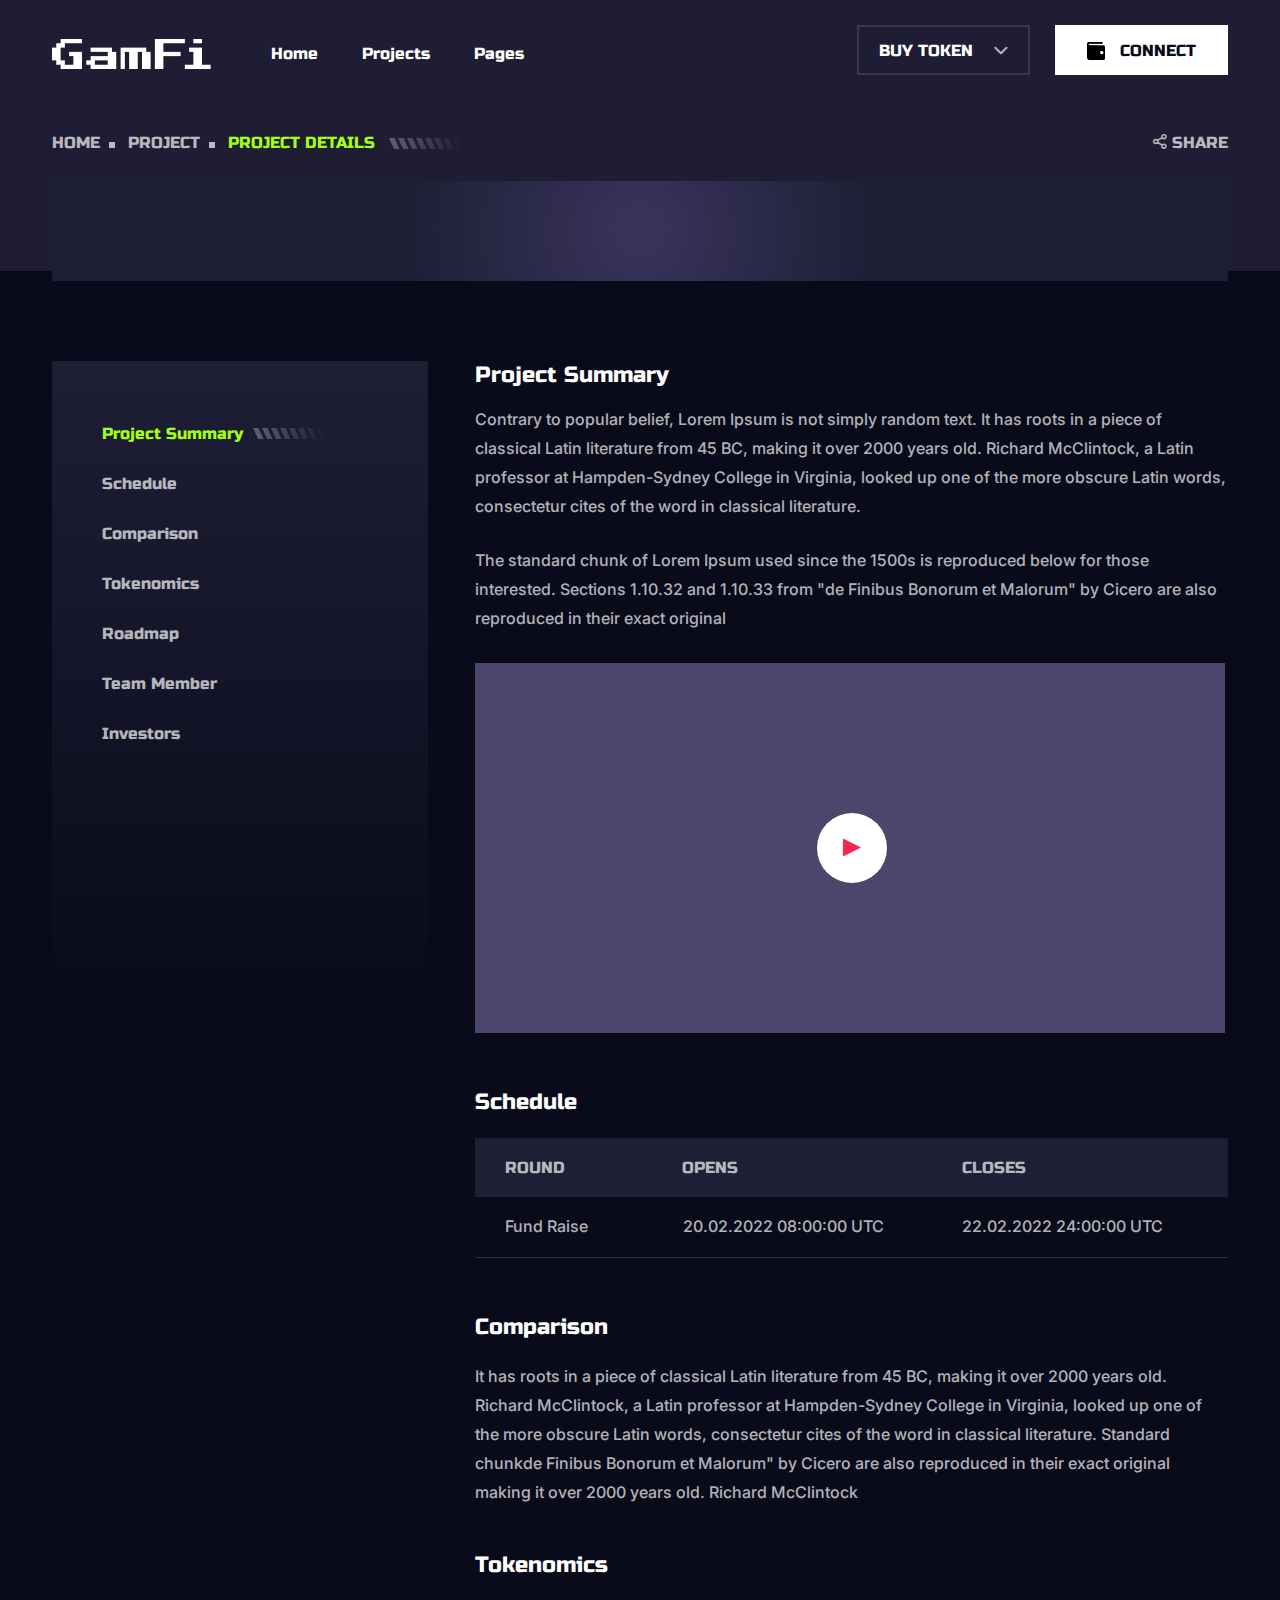
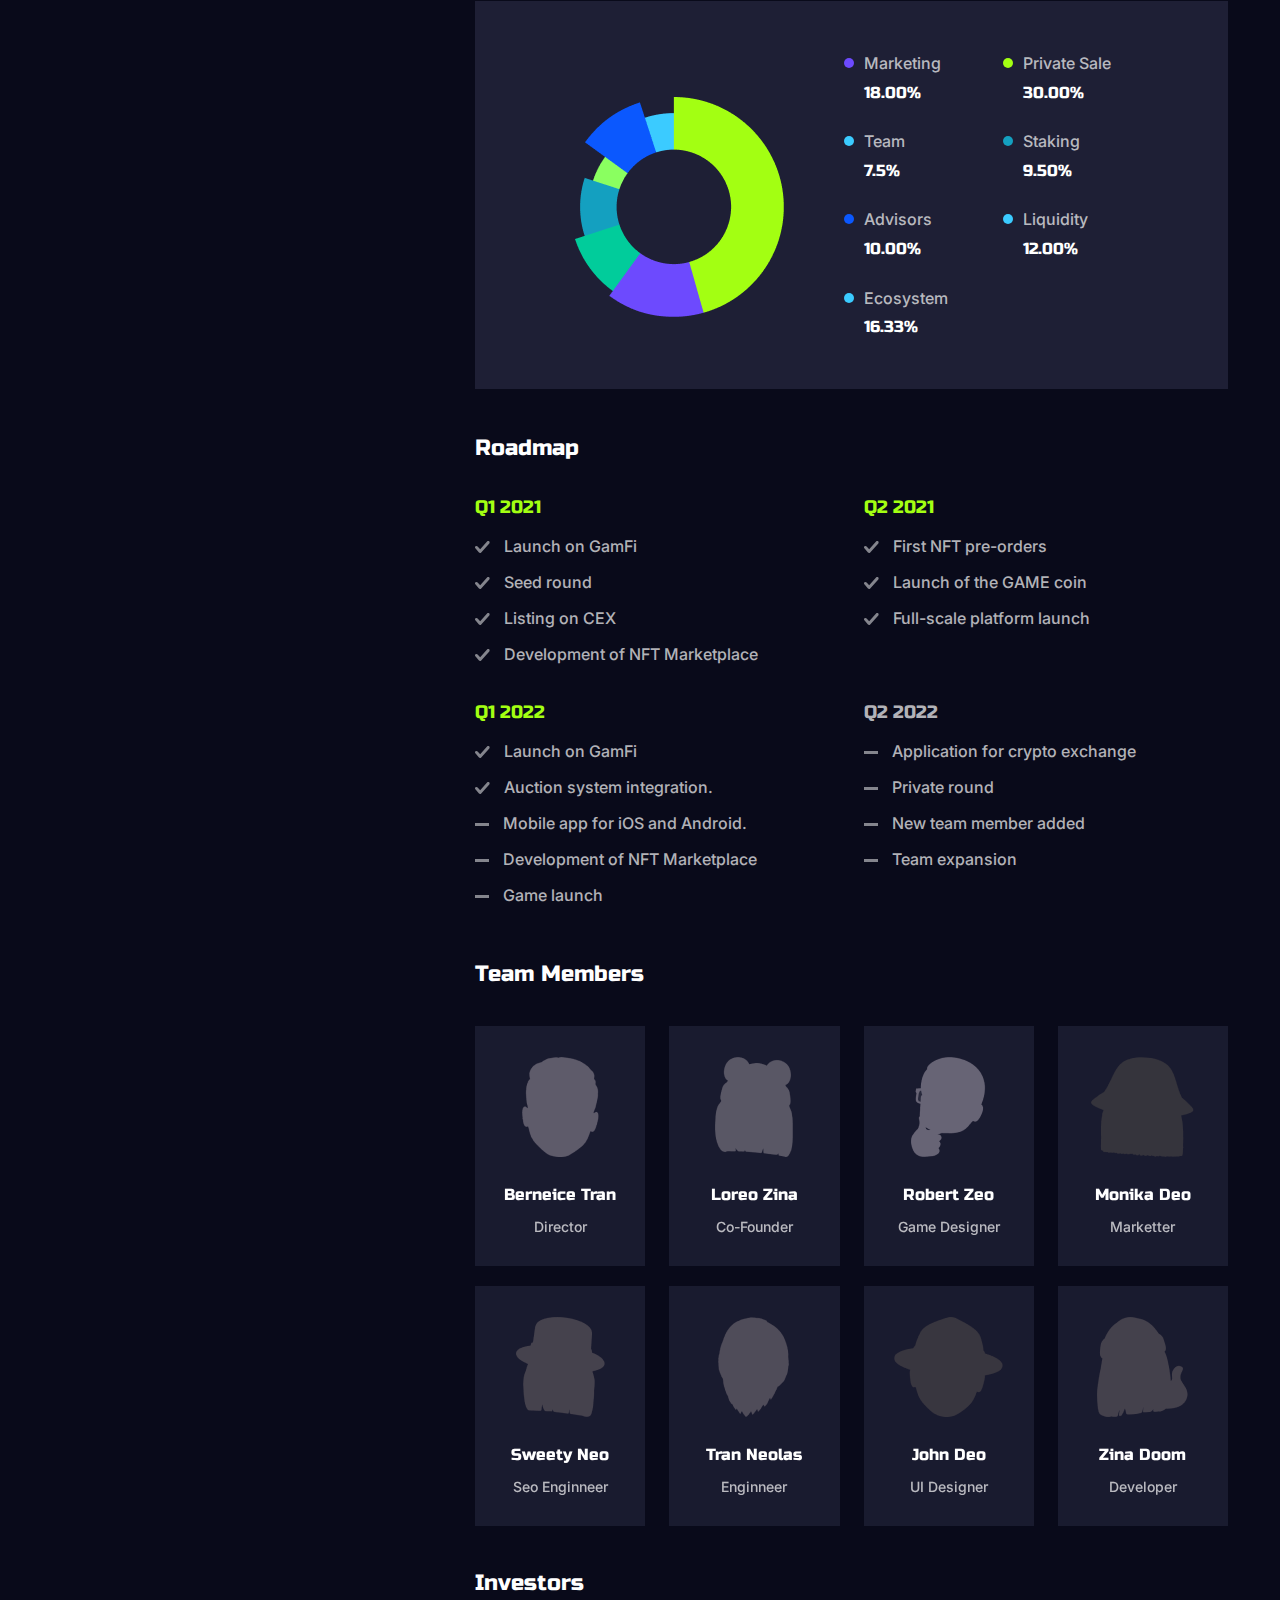
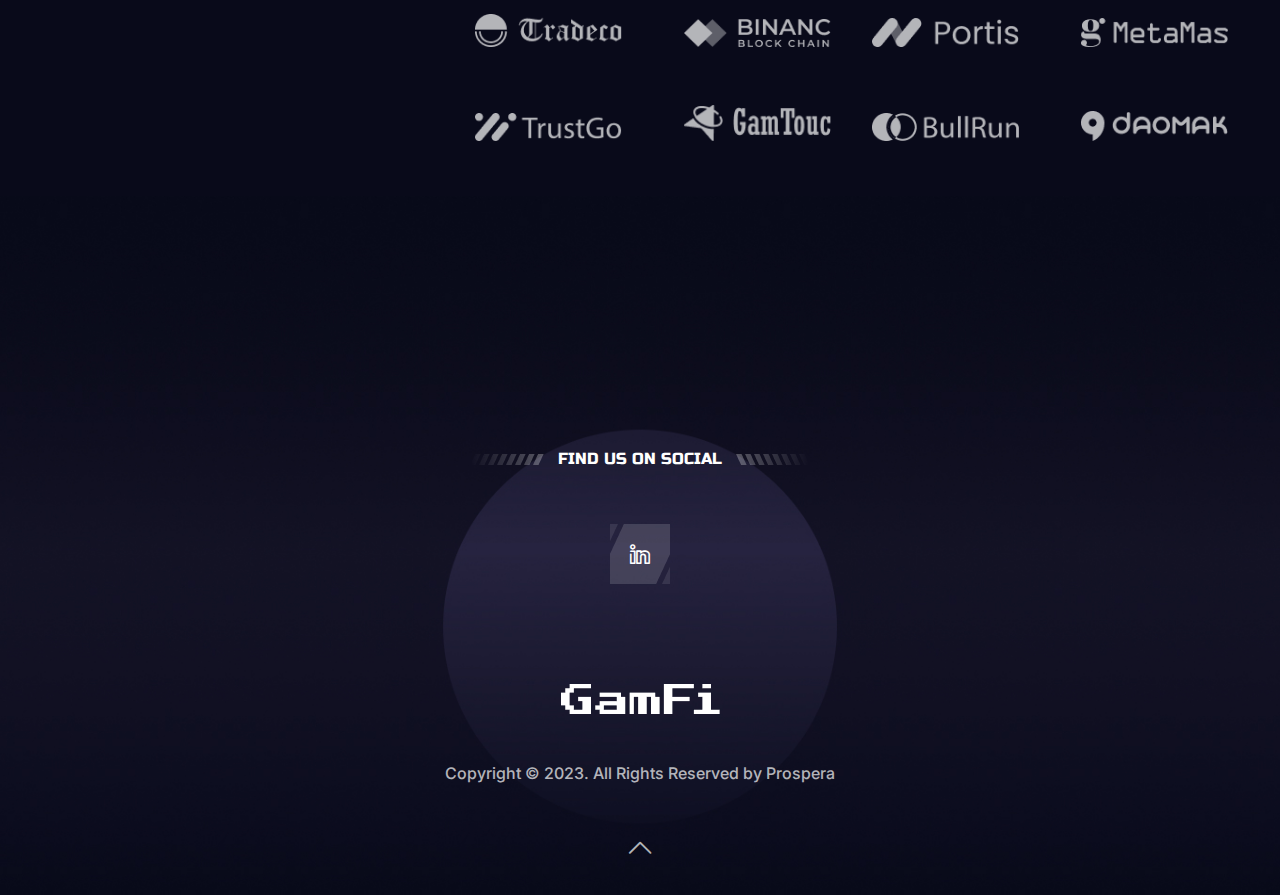
<file: 4-project-details.html>
<!DOCTYPE html>
<html lang="zxx">

<head>
    <!-- meta tag -->
    <meta charset="utf-8" />
    <title>Prospera - Project Details</title>
    <meta name="description" content="" />
    <!-- responsive tag -->
    <meta http-equiv="x-ua-compatible" content="ie=edge" />
    <meta name="viewport" content="width=device-width, initial-scale=1" />
    <!-- favicon -->
    <link rel="apple-touch-icon" href="apple-touch-icon.png" />
    <link rel="shortcut icon" type="image/x-icon" href="assets/images/fav.png" />
    <!-- Bootstrap v4.4.1 css -->
    <link rel="stylesheet" type="text/css" href="assets/css/bootstrap.min.css" />
    <!-- animate css -->
    <link rel="stylesheet" type="text/css" href="assets/css/animate.css" />
    <!-- magnific css -->
    <link rel="stylesheet" type="text/css" href="assets/css/magnific-popup.css" />
    <!-- owl.carousel css -->
    <link rel="stylesheet" type="text/css" href="assets/css/owl.carousel.css" />
    <!-- off canvas css -->
    <link rel="stylesheet" type="text/css" href="assets/css/off-canvas.css" />
    <!-- flaticon css  -->
    <link rel="stylesheet" type="text/css" href="assets/css/ico-moon-fonts.css" />
    <!-- font awesome icon css -->
    <link rel="stylesheet" type="text/css" href="assets/css/all.min.css">
    <!-- spacing css -->
    <link rel="stylesheet" type="text/css" href="assets/css/sc-spacing.css" />
    <!-- style css -->
    <link rel="stylesheet" type="text/css" href="assets/css/style.css" />
    <!-- responsive css -->
    <link rel="stylesheet" type="text/css" href="assets/css/responsive.css" />
</head>

<body>

    <!--Preloader area start here-->
    <div class="loader_first">
        <div class="circular-spinner"></div>
    </div>
    <!--Preloader area End here-->

    <!--Header Start-->
    <header id="gamfi-header" class="gamfi-header-section transparent-header">
        <div class="menu-area menu-sticky">
            <div class="container">
                <div class="heaader-inner-area d-flex justify-content-between align-items-center">
                    <div class="gamfi-logo-area d-flex justify-content-between align-items-center">
                        <div class="logo">
                            <a href="index.html"><img src="assets/images/logo.png" alt="logo" /></a>
                        </div>
                        <div class="header-menu">
                            <ul class="nav-menu">
                                <li><a href="index.html">Home</a>

                                </li>
                                <li><a href="explore.html">Projects</a>
                                </li>
                                <li><a href="staking.html">Pages</a>
                                    <ul class="sub-menu">
                                        <li><a href="staking.html">Staking 1</a></li>
                                        <li><a href="staking-5-lp.html">Staking 5 LP</a></li>
                                    </ul>
                                </li>

                            </ul>
                        </div>
                    </div>
                    <div class="gamfi-btn-area">
                        <ul>
                            <li>
                                <a id="nav-expander" class="nav-expander bar" href="#">
                                    <div class="bar">
                                        <span class="dot1"></span>
                                        <span class="dot2"></span>
                                        <span class="dot3"></span>
                                    </div>
                                </a>
                            </li>
                            <li class="buy-token">
                                <a class="readon black-shape" href="#">
                                    <span class="btn-text">Buy Token </span>
                                    <i class="icon-arrow_down"></i>
                                    <span class="hover-shape1"></span>
                                    <span class="hover-shape2"></span>
                                    <span class="hover-shape3"></span>
                                </a>
                                <ul>
                                    <li><a href="./eNaira.html"><img src="assets/images/icons/pancake.png"
                                                alt="pancake"> Buy ENSC with eNaira CBDC</a></li>
                                    <li><a href="Dex.html"><img src="assets/images/icons/uniswap.png" alt="uniswap">
                                            Swap USDC/USDT &infin; ENSC </a></li>
                                </ul>
                            </li>
                            <li class="connect-btn-wrapper">
                                <button type="button" class="connect-btn readon white-btn hover-shape"
                                    data-bs-toggle="modal" data-bs-target="#exampleModal"><img
                                        src="assets/images/icons/connect.png" alt="Icon">
                                    <span class="btn-text">Connect </span>
                                    <span class="hover-shape1"></span>
                                    <span class="hover-shape2"></span>
                                    <span class="hover-shape3"></span>
                                </button>
                            </li>
                        </ul>
                    </div>
                </div>
            </div>
        </div>
        <!-- Canvas Mobile Menu start -->
        <nav class="right_menu_togle mobile-navbar-menu" id="mobile-navbar-menu">
            <div class="close-btn">
                <a id="nav-close2" class="nav-close">
                    <div class="line">
                        <span class="line1"></span>
                        <span class="line2"></span>
                    </div>
                </a>
            </div>
            <div class="sidebar-logo mb-30">
                <a href="index.html"><img src="assets/images/logo-dark.png" alt=""></a>
            </div>
            <ul class="nav-menu">
                <li class="current-menu-item"><a href="index.html">Home</a>
                </li>
                <li><a href="project.html">Projects</a>
                </li>
                <li><a href="staking.html">Staking</a>
                    <ul class="sub-menu">
                        <li><a href="staking.html">Staking 1</a></li>
                        <li><a href="staking-5-lp.html">Staking 5 LP</a></li>
                    </ul>
                </li>

                <li class="menu-item-has-children">
                    <a href="#">Buy Token</a>
                    <ul class="sub-menu">
                        <li><a href="./eNaira.html">Buy ENSC with eNaira CBDC</a></li>
                        <li><a href="./Dex.html">Swap USDC/USDT &infin; ENSC </a></li>
                    </ul>
                </li>
                <li class="connect-btn-wrapper">
                    <button type="button" class="readon black-shape-big connect-wallet-btn-for-mobile"
                        data-bs-toggle="modal" data-bs-target="#exampleModal"><img
                            src="assets/images/icons/connect_white.png" alt="Icon">
                        <span class="btn-text">Connect </span>
                        <span class="hover-shape1"></span>
                        <span class="hover-shape2"></span>
                        <span class="hover-shape3"></span>
                    </button>
                </li>
            </ul>
        </nav>
        <!-- Canvas Menu end -->
    </header>
    <!--Header End-->

    <!-- Breadcrumbs Section Start -->
    <div class="gamfi-breadcrumbs-section breadcrumbs-style2">
        <div class="container">
            <div class="row">
                <div class="col-lg-5">
                    <div class="breadcrumbs-area sec-heading">
                        <div class="sub-inner">
                            <a class="breadcrumbs-link" href="index.html">Home</a>
                            <a class="breadcrumbs-link" href="explore.html">Project</a>
                            <span class="sub-title">Project Details</span>
                            <img class="heading-left-image" src="assets/images/icons/steps.png" alt="Steps-Image" />
                        </div>
                    </div>
                </div>
                <div class="col-lg-7 breadcrumbs-form md-mt-10">
                    <div class="breadcrumbs-social ml-30 md-ml-0" data-bs-toggle="modal" data-bs-target="#shareIocns">
                        <a href="#"><i class="icon-share"></i> Share</a>
                    </div>
                </div>
            </div>
        </div>
    </div>
    <!-- Breadcrumbs  Section End -->

    <!-- Project Detaisl Content Start -->
    <div class="project-details-conent gamfi-about-secion pb-80 md-pb-20">
        <div class="container">
            <div class="game-price-item hover-shape-inner data1">

            </div>
            <div class="row mt-30">
                <div class="col-md-6 p-info">

                </div>
                <div class="col-md-6 t-info">

                </div>
            </div>

            <!-- Project Summary  Start-->
            <div class="row mt-50 main-content" data-spy="scroll" data-target="#myScrollspy" data-offset="20">
                <div class="col-md-4 sidebar">
                    <div class="project-summary-menu project_summary_menu_BgGridient sidebar__inner" id="myScrollspy">
                        <div id="ProjectSammeryTabs" class="project_summary_tabs_sect">
                            <div class="active project-summary-tab-btn  project-summary-tab-btn1"
                                data-target="#project_summary"><a href="#project_summary">Project Summary <img
                                        src="assets/images/project/menu-image.png" alt="project" /></a></div>

                            <div class="project-summary-tab-btn project-summary-tab-btn2" data-target="#Schedule"><a
                                    href="#Schedule">Schedule <img src="assets/images/project/menu-image.png"
                                        alt="project" /></a></div>

                            <div class="project-summary-tab-btn project-summary-tab-btn3" data-target="#Comparison"><a
                                    href="#Comparison">Comparison <img src="assets/images/project/menu-image.png"
                                        alt="project" /></a></div>

                            <div class="project-summary-tab-btn project-summary-tab-btn4" data-target="#Tokenomics"><a
                                    href="#Tokenomics">Tokenomics <img src="assets/images/project/menu-image.png"
                                        alt="project" /></a></div>

                            <div class="project-summary-tab-btn project-summary-tab-btn5" data-target="#Roadmap"><a
                                    href="#Roadmap">Roadmap <img src="assets/images/project/menu-image.png"
                                        alt="project" /></a></div>

                            <div class="project-summary-tab-btn project-summary-tab-btn6" data-target="#Team_Members"><a
                                    href="#Team_Members">Team Member<img src="assets/images/project/menu-image.png"
                                        alt="project" /></a></div>

                            <div class="project-summary-tab-btn project-summary-tab-btn7" data-target="#Investors"><a
                                    href="#Investors">Investors<img src="assets/images/project/menu-image.png"
                                        alt="project" /></a></div>
                        </div>
                    </div>
                </div>
                <div class="col-md-8 pl-35 sm-pl-15 sm-pt-40">
                    <div class="project_summarySectScrllab">
                        <div class="project-summary-content" id="project_summary">
                            <div class="project-summary-information">
                                <h4 class="title2 mb-15">Project Summary</h4>
                                <p>Contrary to popular belief, Lorem Ipsum is not simply random text. It has roots in a
                                    piece of classical Latin literature from 45 BC, making it over 2000 years old.
                                    Richard McClintock, a Latin professor at Hampden-Sydney College in Virginia, looked
                                    up one of the more obscure Latin words, consectetur cites of the word in classical
                                    literature.</p>
                                <p class="mb-30">The standard chunk of Lorem Ipsum used since the 1500s is reproduced
                                    below for those interested. Sections 1.10.32 and 1.10.33 from "de Finibus Bonorum et
                                    Malorum" by Cicero are also reproduced in their exact original</p>
                                <div class="project-video-area">
                                    <img src="assets/images/project/project-video.jpg" alt="Project-image">
                                    <a class="video-icons" href="https://www.youtube.com/watch?v=fzBTvDraO5U"><i
                                            class="icon-play"></i></a>
                                </div>
                            </div>
                        </div>

                        <div class="ScrollSpy_sections" id="Schedule">
                            <h4 class="mb-20">Schedule</h4>
                            <table class="mb-55">
                                <tr class="table-header">
                                    <th>Round</th>
                                    <th>Opens</th>
                                    <th>Closes</th>
                                </tr>
                                <tr>
                                    <td>Fund Raise</td>
                                    <td>20.02.2022 08:00:00 UTC</td>
                                    <td>22.02.2022 24:00:00 UTC</td>
                                </tr>

                            </table>
                        </div>

                        <div class="ScrollSpy_sections" id="Comparison">
                            <h4 class="mb-20">Comparison</h4>
                            <p class="mb-45">It has roots in a piece of classical Latin literature from 45 BC, making it
                                over 2000 years old. Richard McClintock, a Latin professor at Hampden-Sydney College in
                                Virginia, looked up one of the more obscure Latin words, consectetur cites of the word
                                in classical literature. Standard chunkde Finibus Bonorum et Malorum" by Cicero are also
                                reproduced in their exact original
                                making it over 2000 years old. Richard McClintock</p>
                        </div>

                        <div class="ScrollSpy_sections" id="Tokenomics">
                            <h4 class="mb-20">Tokenomics</h4>
                            <div class="project-service align-items-center">
                                <div class="project-image">
                                    <img src="assets/images/project/explore-image.png" alt="Project-image">
                                </div>
                                <div class="project-content">
                                    <div class="project-price mr-65">
                                        <div class="project-sale darkslateblue">
                                            <span>Marketing</span>
                                            <h5>18.00%</h5>
                                        </div>
                                        <div class="project-sale cyan">
                                            <span>Team</span>
                                            <h5>7.5%</h5>
                                        </div>
                                        <div class="project-sale dodgerBlue">
                                            <span>Advisors</span>
                                            <h5>10.00%</h5>
                                        </div>
                                        <div class="project-sale turquoise">
                                            <span>Ecosystem</span>
                                            <h5>16.33%</h5>
                                        </div>
                                    </div>
                                    <div class="project-price">
                                        <div class="project-sale springGreen">
                                            <span>Private Sale</span>
                                            <h5>30.00%</h5>
                                        </div>
                                        <div class="project-sale darkturquoise">
                                            <span>Staking</span>
                                            <h5>9.50%</h5>
                                        </div>
                                        <div class="project-sale turquoise">
                                            <span>Liquidity</span>
                                            <h5>12.00%</h5>
                                        </div>
                                    </div>
                                </div>
                            </div>
                        </div>

                        <div class="ScrollSpy_sections" id="Roadmap">
                            <h4 class="title2 mb-15">Roadmap</h4>
                            <div class="project_details_road_map_sect mb-35">
                                <div class="row">
                                    <div class="col-md-6">
                                        <div class="project_details_road_map_content">
                                            <h4>Q1 2021</h4>
                                            <ul>
                                                <li><span><img src="assets/images/kycimg/RMcheckicon.svg" alt="icon"
                                                            class="img-fluid" /></span>Launch on GamFi</li>
                                                <li><span><img src="assets/images/kycimg/RMcheckicon.svg" alt="icon"
                                                            class="img-fluid" /></span>Seed round</li>
                                                <li><span><img src="assets/images/kycimg/RMcheckicon.svg" alt="icon"
                                                            class="img-fluid" /></span>Listing on CEX</li>
                                                <li><span><img src="assets/images/kycimg/RMcheckicon.svg" alt="icon"
                                                            class="img-fluid" /></span>Development of NFT Marketplace
                                                </li>
                                            </ul>
                                        </div>
                                    </div>

                                    <div class="col-md-6">
                                        <div class="project_details_road_map_content">
                                            <h4>Q2 2021</h4>
                                            <ul>
                                                <li><span><img src="assets/images/kycimg/RMcheckicon.svg" alt="icon"
                                                            class="img-fluid" /></span>First NFT pre-orders</li>
                                                <li><span><img src="assets/images/kycimg/RMcheckicon.svg" alt="icon"
                                                            class="img-fluid" /></span>Launch of the GAME coin</li>
                                                <li><span><img src="assets/images/kycimg/RMcheckicon.svg" alt="icon"
                                                            class="img-fluid" /></span>Full-scale platform launch</li>
                                            </ul>
                                        </div>
                                    </div>

                                    <div class="col-md-6">
                                        <div class="project_details_road_map_content">
                                            <h4>Q1 2022</h4>
                                            <ul>
                                                <li><span><img src="assets/images/kycimg/RMcheckicon.svg" alt="icon"
                                                            class="img-fluid" /></span>Launch on GamFi</li>
                                                <li><span><img src="assets/images/kycimg/RMcheckicon.svg" alt="icon"
                                                            class="img-fluid" /></span>Auction system integration. </li>
                                                <li><span><img src="assets/images/kycimg/munies.svg" alt="icon"
                                                            class="img-fluid" /></span>Mobile app for iOS and Android.
                                                </li>
                                                <li><span><img src="assets/images/kycimg/munies.svg" alt="icon"
                                                            class="img-fluid" /></span>Development of NFT Marketplace
                                                </li>
                                                <li><span><img src="assets/images/kycimg/munies.svg" alt="icon"
                                                            class="img-fluid" /></span>Game launch</li>
                                            </ul>
                                        </div>
                                    </div>

                                    <div class="col-md-6">
                                        <div class="project_details_road_map_content">
                                            <h4 class="disable">Q2 2022</h4>
                                            <ul>
                                                <li><span><img src="assets/images/kycimg/munies.svg" alt="icon"
                                                            class="img-fluid" /></span>Application for crypto exchange
                                                </li>
                                                <li><span><img src="assets/images/kycimg/munies.svg" alt="icon"
                                                            class="img-fluid" /></span>Private round</li>
                                                <li><span><img src="assets/images/kycimg/munies.svg" alt="icon"
                                                            class="img-fluid" /></span>New team member added</li>
                                                <li><span><img src="assets/images/kycimg/munies.svg" alt="icon"
                                                            class="img-fluid" /></span>Team expansion</li>
                                            </ul>
                                        </div>
                                    </div>
                                </div>
                            </div>
                        </div>

                        <div class="ScrollSpy_sections" id="Team_Members">
                            <h4 class="title2 mb-15">Team Members</h4>
                            <div class="project_details_team_members_sect">
                                <div class="row">
                                    <div class="col-lg-3 col-sm-6">
                                        <div class="project_details_team_members_card">
                                            <div class="team_members_img">
                                                <img src="assets/images/team/team-image.png" alt="img"
                                                    class="img-fluid" />
                                            </div>
                                            <h5>Berneice Tran</h5>
                                            <h6>Director</h6>
                                        </div>
                                    </div>
                                    <div class="col-lg-3 col-sm-6">
                                        <div class="project_details_team_members_card">
                                            <div class="team_members_img">
                                                <img src="assets/images/team/team-image2.png" alt="img"
                                                    class="img-fluid" />
                                            </div>
                                            <h5>Loreo Zina</h5>
                                            <h6>Co-Founder</h6>
                                        </div>
                                    </div>
                                    <div class="col-lg-3 col-sm-6">
                                        <div class="project_details_team_members_card">
                                            <div class="team_members_img">
                                                <img src="assets/images/team/team-image3.png" alt="img"
                                                    class="img-fluid" />
                                            </div>
                                            <h5>Robert Zeo</h5>
                                            <h6>Game Designer</h6>
                                        </div>
                                    </div>
                                    <div class="col-lg-3 col-sm-6">
                                        <div class="project_details_team_members_card">
                                            <div class="team_members_img">
                                                <img src="assets/images/team/team-image4.png" alt="img"
                                                    class="img-fluid" />
                                            </div>
                                            <h5>Monika Deo</h5>
                                            <h6>Marketter</h6>
                                        </div>
                                    </div>

                                    <div class="col-lg-3 col-sm-6">
                                        <div class="project_details_team_members_card">
                                            <div class="team_members_img">
                                                <img src="assets/images/team/team-image5.png" alt="img"
                                                    class="img-fluid" />
                                            </div>
                                            <h5>Sweety Neo</h5>
                                            <h6>Seo Enginneer</h6>
                                        </div>
                                    </div>
                                    <div class="col-lg-3 col-sm-6">
                                        <div class="project_details_team_members_card">
                                            <div class="team_members_img">
                                                <img src="assets/images/team/team-image6.png" alt="img"
                                                    class="img-fluid" />
                                            </div>
                                            <h5>Tran Neolas</h5>
                                            <h6>Enginneer</h6>
                                        </div>
                                    </div>
                                    <div class="col-lg-3 col-sm-6">
                                        <div class="project_details_team_members_card">
                                            <div class="team_members_img">
                                                <img src="assets/images/team/team-image7.png" alt="img"
                                                    class="img-fluid" />
                                            </div>
                                            <h5>John Deo</h5>
                                            <h6>UI Designer</h6>
                                        </div>
                                    </div>
                                    <div class="col-lg-3 col-sm-6">
                                        <div class="project_details_team_members_card">
                                            <div class="team_members_img">
                                                <img src="assets/images/team/team-image8.png" alt="img"
                                                    class="img-fluid" />
                                            </div>
                                            <h5>Zina Doom</h5>
                                            <h6>Developer</h6>
                                        </div>
                                    </div>
                                </div>
                            </div>
                        </div>

                        <div class="ScrollSpy_sections" id="Investors">
                            <h4 class="title2 mt-23 mb-15">Investors</h4>
                            <div class="list_investors_list">
                                <ul>
                                    <li class="first"><img src="assets/images/partner/1.png" alt="logo"
                                            class="img-fluid" /></li>
                                    <li class="second"><img src="assets/images/partner/2.png" alt="logo"
                                            class="img-fluid" /></li>
                                    <li class="third"><img src="assets/images/partner/3.png" alt="logo"
                                            class="img-fluid" /></li>
                                    <li class="last"><img src="assets/images/partner/4.png" alt="logo"
                                            class="img-fluid" /></li>
                                    <li class="first"><img src="assets/images/partner/6.png" alt="logo"
                                            class="img-fluid" /></li>
                                    <li class="second"><img src="assets/images/partner/7.png" alt="logo"
                                            class="img-fluid" /></li>
                                    <li class="third"><img src="assets/images/partner/8.png" alt="logo"
                                            class="img-fluid" /></li>
                                    <li class="last"><img src="assets/images/partner/5.png" alt="logo"
                                            class="img-fluid" /></li>
                                </ul>
                            </div>

                            <div class="governce_vote_table">
                                <ul class="donators">
                                    <li>
                                        <h2>Fund History</h2>
                                    </li>

                                </ul>
                            </div>


                        </div>

                    </div>
                </div>
            </div>
        </div>
    </div>
    <!-- Project Detaisl Content End -->

    <!-- Footer Section Start -->
    <div class="gamfi-footer-section">
        <div class="container">
            <div class="footer-cta">
            </div>
        </div>
        <div class="footer-area">
            <div class="container">
                <div class="sec-heading text-center">
                    <div class="sub-inner mb-52">
                        <img class="heading-right-image" src="assets/images/icons/steps2.png" alt="Steps-Image" />
                        <span class="sub-title white-color">Find us on Social</span>
                        <img class="heading-left-image" src="assets/images/icons/steps.png" alt="Steps-Image" />
                    </div>
                </div>
                <div class="footer-listing text-center mb-100 md-mb-70">
                    <ul class="footer-icon-list">
                        <li>
                            <a href="#">
                                <i class="icon-linkedin"></i>
                            </a>
                        </li>

                    </ul>
                </div>
                <div class="footer-logo text-center mb-45">
                    <a href="index.html">
                        <img src="assets/images/logo.png" alt="Footer-logo" />
                    </a>
                </div>

                <div class="copyright-area text-center mb-0">
                    <p class="dsc mb-37">
                        Copyright © 2023. All Rights Reserved by
                        <a target="_blank" class="gafi" href="#">Prospera</a>
                    </p>
                </div>
                <div class="scrollup text-center">
                    <a href="#">
                        <i class="icon-arrow_up"></i>
                    </a>
                </div>
            </div>
        </div>
    </div>
    <!-- Footer Section End -->
    <input type="hidden" class="projectId" value="4">
    <!-- Modal Share icons Start-->
    <div class="modal fade " id="shareIocns" tabindex="-1" aria-labelledby="exampleModalLabel" aria-hidden="true">
        <div class="modal-dialog modal-dialog-centered">
            <div class="modal-content">
                <div class="modal-header">
                    <h4 class="modals-title  mb-0" id="exampleModalLabel">Share Project</h4>
                    <button type="button" class="btn-close" data-bs-dismiss="modal" aria-label="Close"><i
                            class="icon-x"></i></button>
                </div>
                <div class="modal-body">
                    <ul class="popup-share-icons">
                        <li><a href="#"><i class="icon-twitter"></i></a></li>
                        <li><a href="#"><i class="icon-telegram"></i></a></li>
                        <li><a href="#"><i class="icon-discord"></i></a></li>
                        <li><a href="#"><i class="icon-linkedin"></i></a></li>
                        <li><a href="#"><i class="icon-facebook"></i></a></li>
                        <li><a href="#"><i class="icon-comment-icon"></i></a></li>
                        <li><a href="#"><i class="icon-sms-icon"></i></a></li>
                        <li><a href="#"><i class="icon-dabble-arrow"></i></a></li>
                    </ul>
                </div>
            </div>
        </div>
    </div>
    <!-- Modal Share icons End-->

    <!-- Modal Section Start-->
    <div class="modal fade" id="exampleModal" tabindex="-1" aria-labelledby="exampleModalLabel" aria-hidden="true">
        <div class="modal-dialog modal-dialog-centered">
            <div class="modal-content">
                <div class="modal-header">
                    <h4 class="modals-title  mb-0" id="exampleModalLabel">Connect Wallet</h4>
                    <button type="button" class="btn-close" data-bs-dismiss="modal" aria-label="Close">
                        <i class="icon-x"></i>
                    </button>
                </div>
                <div class="modal-body">
                    <p class="mb-20">Please select a wallet to connect to this dashboard</p>
                    <div class="connect-section">
                        <ul class="heading-list">
                            <li>
                                <a href="#" class="connect-meta">
                                    <span>
                                        <img src="assets/images/icons/meta-mask.png" alt="Meta-mask-Image">
                                    </span>
                                    MetaMask
                                </a>
                            </li>
                            <li>
                                <a href="#">
                                    <span>
                                        <img src="assets/images/icons/coinbase.png" alt="Coinbase-Image">
                                    </span>
                                    Coinbase
                                </a>
                            </li>
                            <li>
                                <a href="#">
                                    <span>
                                        <img src="assets/images/icons/trust.png" alt="Trust-Image">
                                    </span>
                                    Trust Wallet
                                </a>
                            </li>
                            <li>
                                <a href="#">
                                    <span>
                                        <img src="assets/images/icons/wallet.png" alt="Wallet-Image">
                                    </span>
                                    WalletConnect
                                </a>
                            </li>
                        </ul>
                    </div>
                </div>
            </div>
        </div>
    </div>
    <!-- Modal Section End-->

    <!-- Modal Section Start-->
    <div class="modal fade" id="fundingModal" tabindex="-1" aria-labelledby="fundingModalLabel" aria-hidden="true">
        <div class="modal-dialog modal-dialog-centered">
            <div class="modal-content">
                <div class="modal-header">
                    <h4 class="modals-title  mb-0" id="fundingModalLabel">Fund Campaign </h4>
                    <button type="button" class="btn-close" data-bs-dismiss="modal" aria-label="Close">
                        <i class="icon-x"></i>
                    </button>
                </div>
                <div class="modal-body">
                    <p class="mb-20">Please select a specify the amount of ENSC tokens you want to spend on this
                        project. </p>
                    <div class="connect-section">
                        <form class="heading-list">
                            <input type="text" class="amt"
                                style="padding:3px; border: 2px solid #6D4AFE; font-family: 'Russo One', sans-serif; border-radius: 5px; width: 95%;"
                                placeholder=" Min 500 ENSC">
                            <button class="btn-area fundProject"
                                style=" color:white; border: 2px solid rgba(57, 57, 136, 0.554); padding: 3px; font-family: 'Russo One', sans-serif;  border-radius: 5px; background: #6D4AFE; width: 95%; margin-top: 5px;">
                                Fund Campaign </button>
                        </form>
                    </div>
                </div>
            </div>
        </div>
    </div>
    <!-- Modal Section End-->

    <!-- Modal Section Start-->
    <div class="modal fade" id="download-metamask" tabindex="-1" aria-labelledby="exampleModalLabel" aria-hidden="true">
        <div class="modal-dialog modal-dialog-centered">
            <div class="modal-content">
                <div class="modal-header">
                    <h4 class="modals-title  mb-0" id="exampleModalLabel">Connect Wallet</h4>
                    <button type="button" class="btn-close" data-bs-dismiss="modal" aria-label="Close">
                        <i class="icon-x"></i>
                    </button>
                </div>
                <div class="modal-body">
                    <p class="mb-20">Please download & install metamask extension!</p>
                    <div class="connect-section">
                        <ul class="heading-list">
                            <li>
                                <a target="_blank" href="https://metamask.io/download/">
                                    <span>
                                        <img src="assets/images/icons/meta-mask.png" alt="Meta-mask-Image">
                                    </span>
                                    MetaMask
                                </a>
                            </li>
                        </ul>
                    </div>
                </div>
            </div>
        </div>
    </div>
    <!-- Modal Section End-->

    <!-- Meta Mask Connect -->
    <script src="assets/js/web3.min.js"></script>
    <script src="assets/js/metamask.js"></script>

    <!-- modernizr js -->
    <script src="assets/js/modernizr-2.8.3.min.js"></script>
    <!-- jquery latest version -->
    <script src="assets/js/jquery.min.js"></script>
    <!-- Bootstrap v4.4.1 js -->
    <script src="assets/js/bootstrap.min.js"></script>
    <!-- popup.min js -->
    <script src="assets/js/jquery.magnific-popup.min.js"></script>
    <!-- imagesloaded.pkgd.min js -->
    <script src="assets/js/imagesloaded.pkgd.min.js"></script>
    <!-- wow js -->
    <script src="assets/js/wow.min.js"></script>
    <script src="assets/js/jquery.counterup.min.js"></script>
    <!-- counter top js -->
    <script src="assets/js/waypoints.min.js"></script>
    <!-- owl.carousel js -->
    <script src="assets/js/owl.carousel.min.js"></script>
    <!-- plugins js -->
    <script src="assets/js/plugins.js"></script>
    <!-- Time Counter js -->
    <script src="assets/js/time-counter.js"></script>
    <!-- main js -->
    <script src="assets/js/metamaskhandler.js"></script>
    <script src="assets/js/main.js"></script>
    <!-- sticky sidebar js -->
    <script src="assets/js/sticky-sidebar.js"></script>
    <!-- project details page js -->
    <script src="assets/js/custom/project-details.js"></script>
    <!-- fundProject js -->
    <script src="assets/js/fundProject.js"></script>
</body>

</html>
</file>
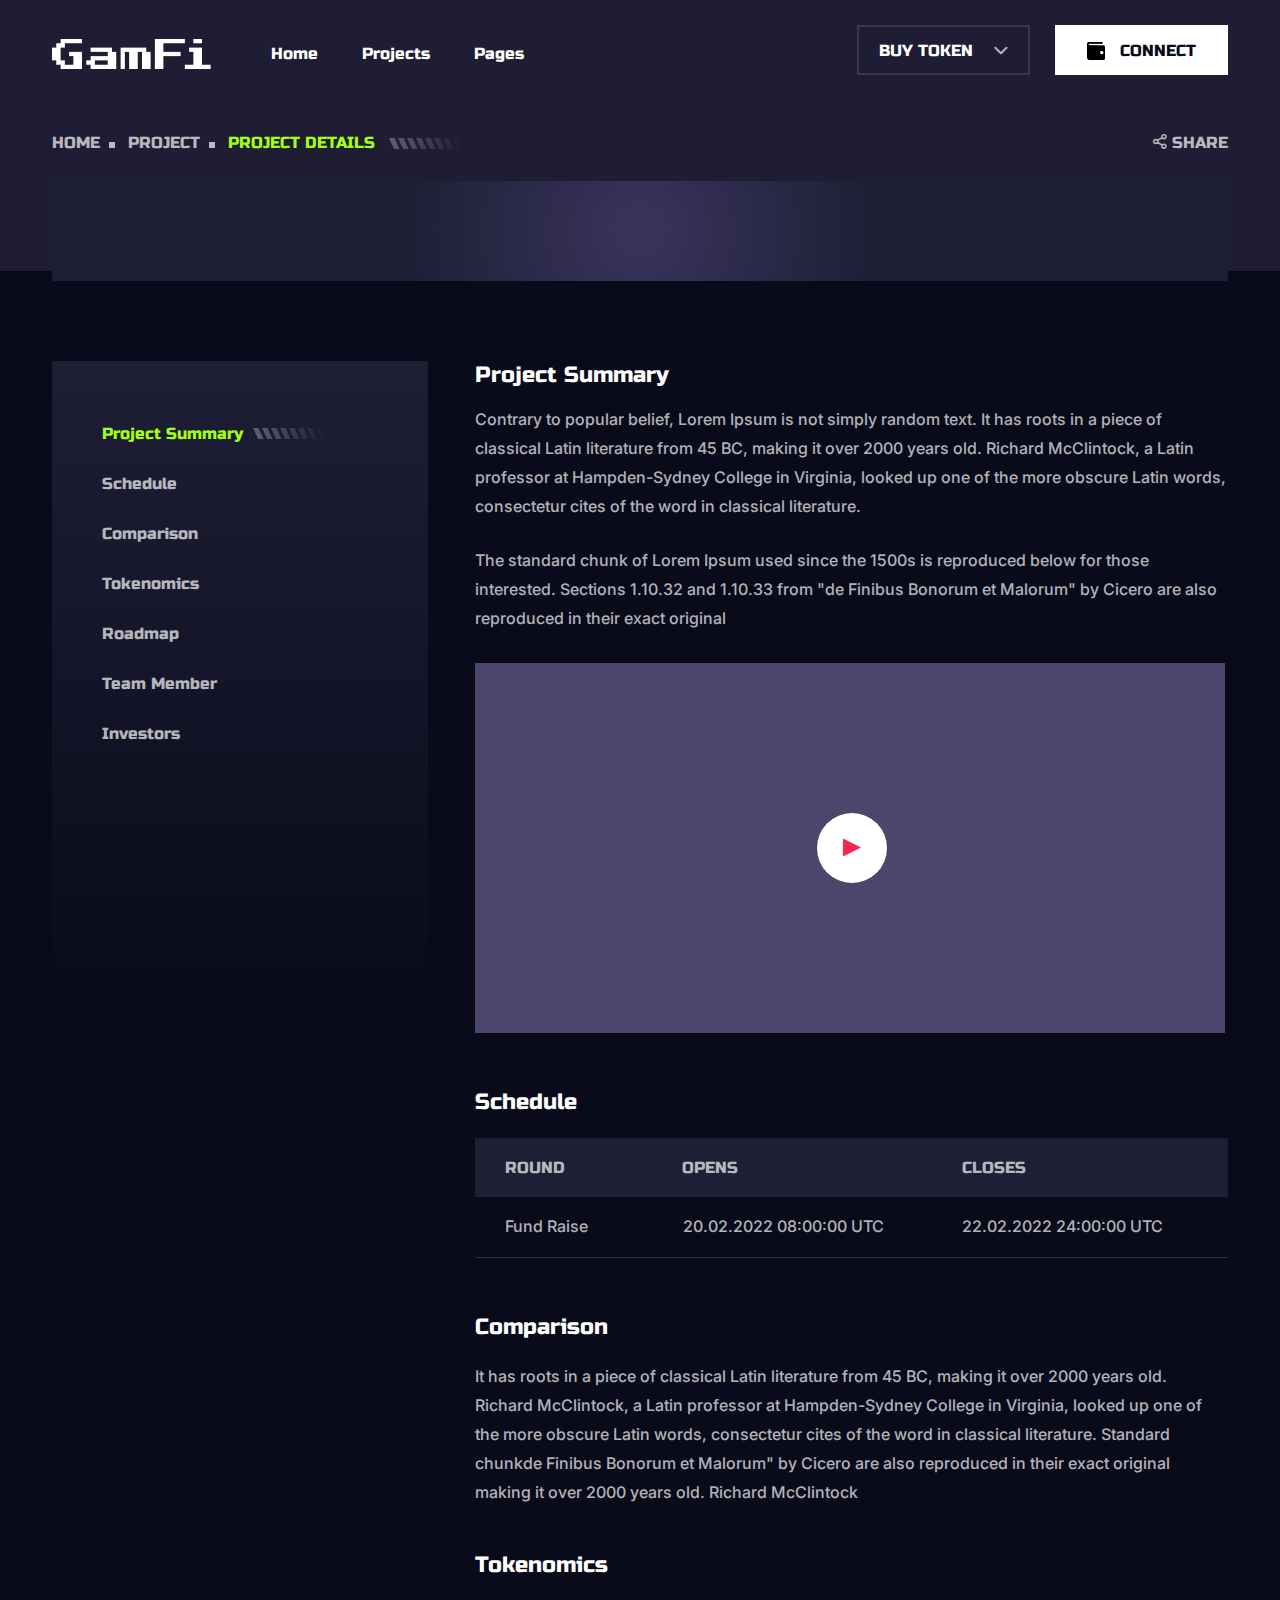
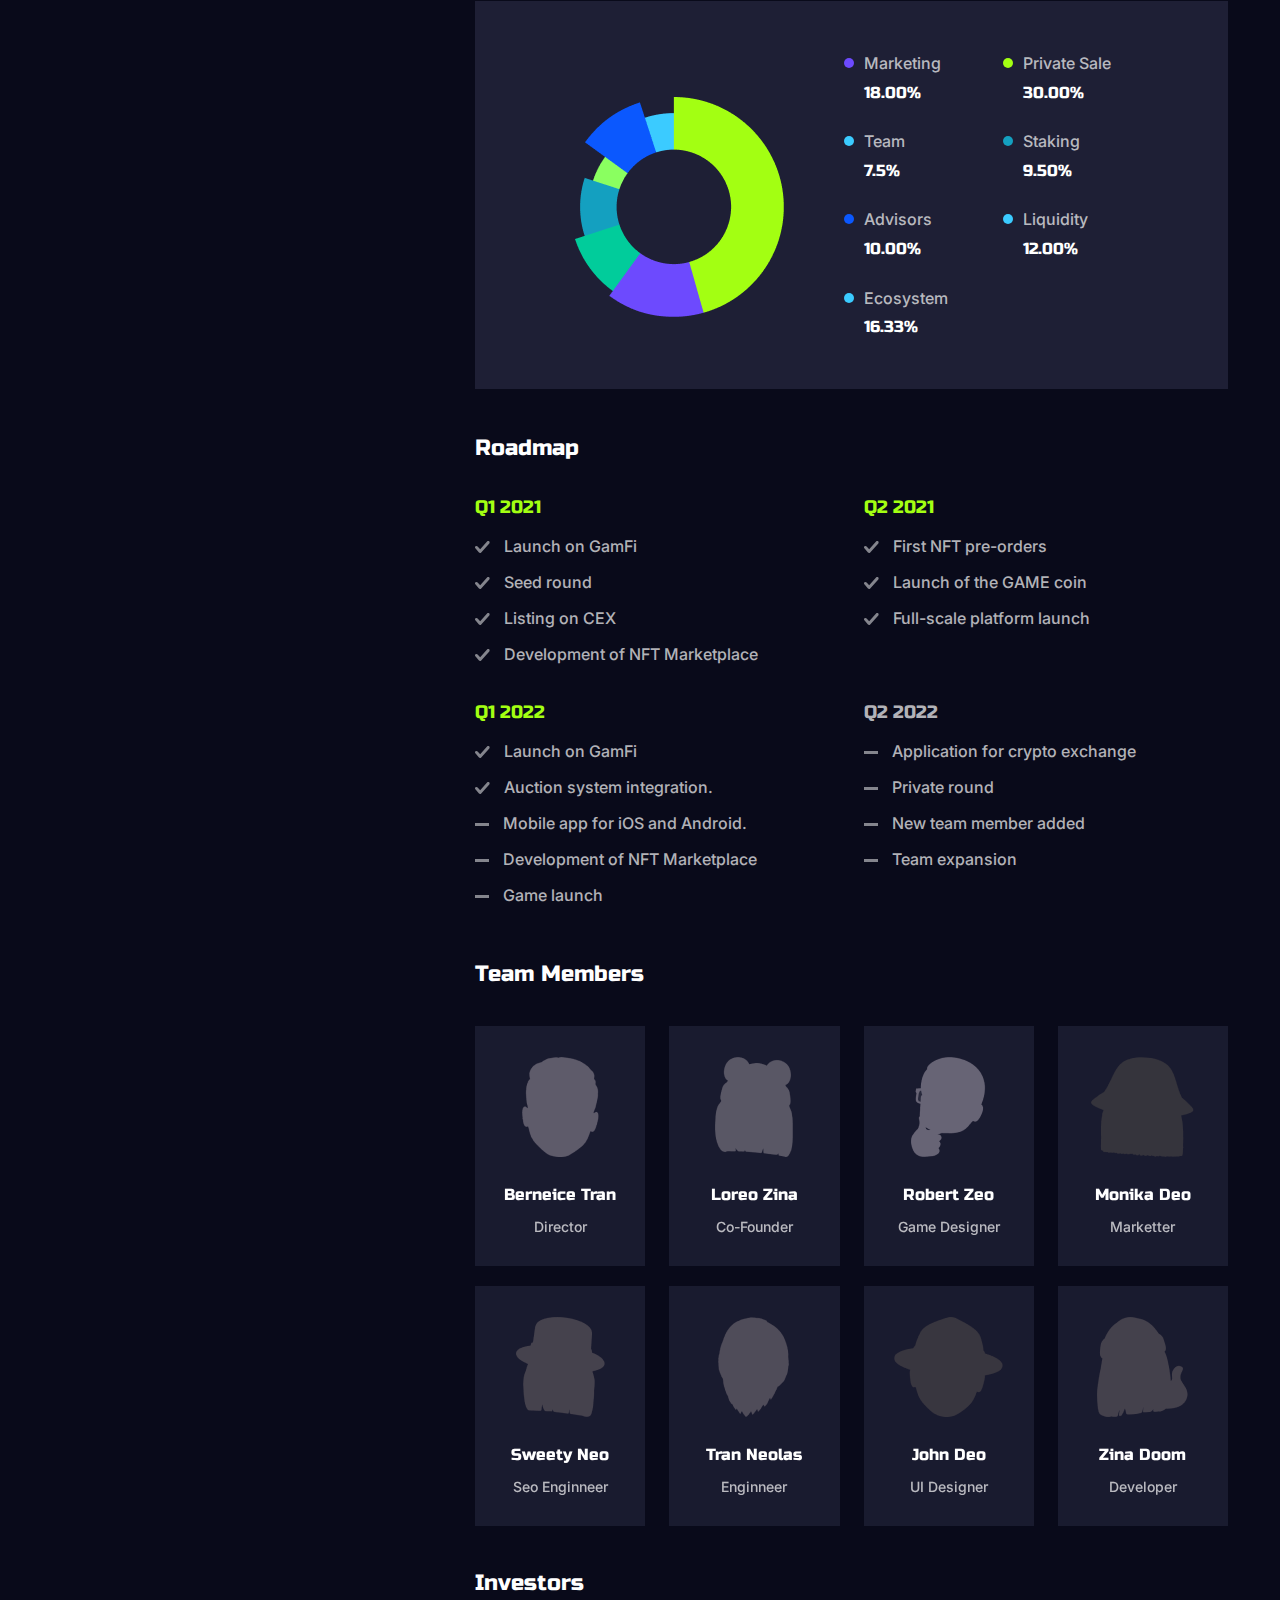
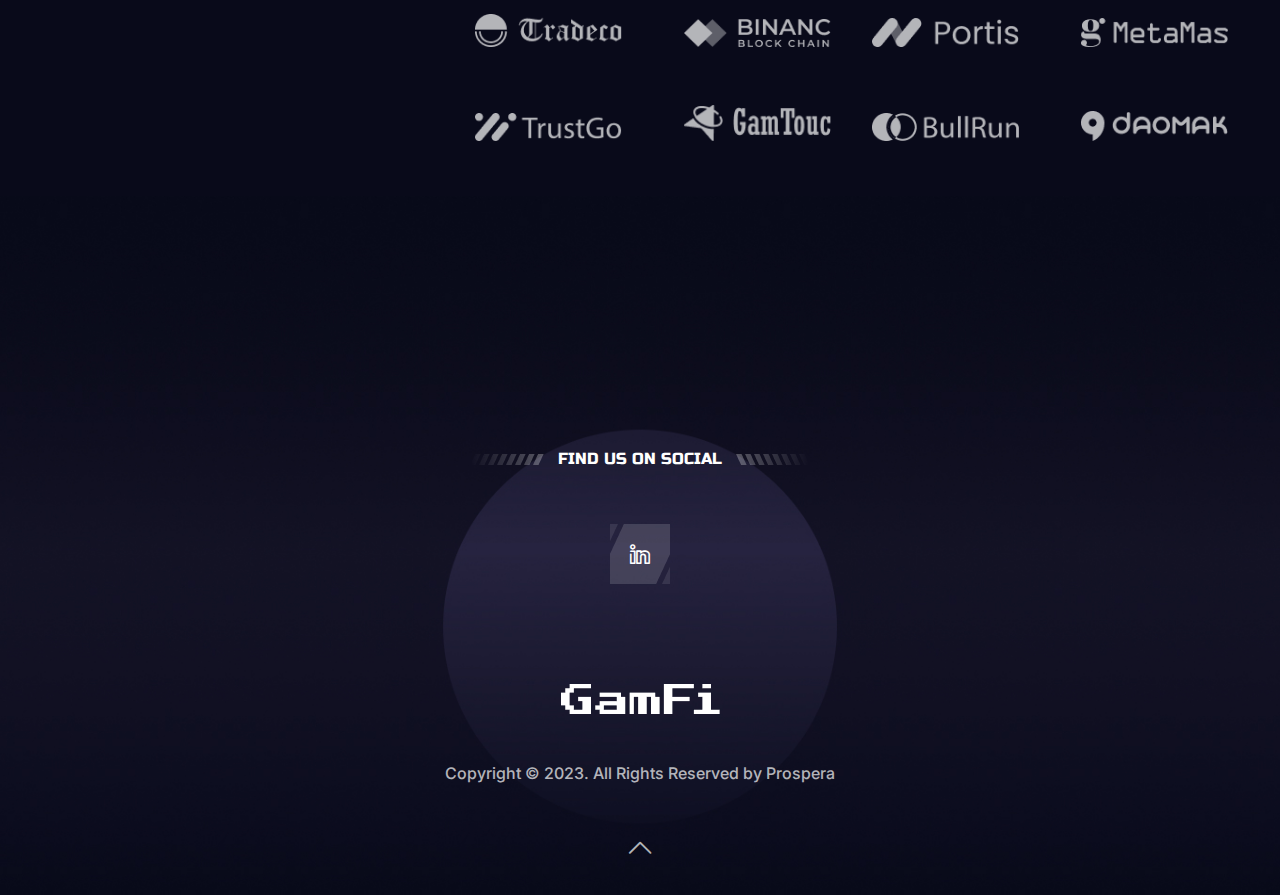
<file: 5-project-details.html>
<!DOCTYPE html>
<html lang="zxx">

<head>
    <!-- meta tag -->
    <meta charset="utf-8" />
    <title>Prospera - Project Details</title>
    <meta name="description" content="" />
    <!-- responsive tag -->
    <meta http-equiv="x-ua-compatible" content="ie=edge" />
    <meta name="viewport" content="width=device-width, initial-scale=1" />
    <!-- favicon -->
    <link rel="apple-touch-icon" href="apple-touch-icon.png" />
    <link rel="shortcut icon" type="image/x-icon" href="assets/images/fav.png" />
    <!-- Bootstrap v4.4.1 css -->
    <link rel="stylesheet" type="text/css" href="assets/css/bootstrap.min.css" />
    <!-- animate css -->
    <link rel="stylesheet" type="text/css" href="assets/css/animate.css" />
    <!-- magnific css -->
    <link rel="stylesheet" type="text/css" href="assets/css/magnific-popup.css" />
    <!-- owl.carousel css -->
    <link rel="stylesheet" type="text/css" href="assets/css/owl.carousel.css" />
    <!-- off canvas css -->
    <link rel="stylesheet" type="text/css" href="assets/css/off-canvas.css" />
    <!-- flaticon css  -->
    <link rel="stylesheet" type="text/css" href="assets/css/ico-moon-fonts.css" />
    <!-- font awesome icon css -->
    <link rel="stylesheet" type="text/css" href="assets/css/all.min.css">
    <!-- spacing css -->
    <link rel="stylesheet" type="text/css" href="assets/css/sc-spacing.css" />
    <!-- style css -->
    <link rel="stylesheet" type="text/css" href="assets/css/style.css" />
    <!-- responsive css -->
    <link rel="stylesheet" type="text/css" href="assets/css/responsive.css" />
</head>

<body>

    <!--Preloader area start here-->
    <div class="loader_first">
        <div class="circular-spinner"></div>
    </div>
    <!--Preloader area End here-->

    <!--Header Start-->
    <header id="gamfi-header" class="gamfi-header-section transparent-header">
        <div class="menu-area menu-sticky">
            <div class="container">
                <div class="heaader-inner-area d-flex justify-content-between align-items-center">
                    <div class="gamfi-logo-area d-flex justify-content-between align-items-center">
                        <div class="logo">
                            <a href="index.html"><img src="assets/images/logo.png" alt="logo" /></a>
                        </div>
                        <div class="header-menu">
                            <ul class="nav-menu">
                                <li><a href="index.html">Home</a>

                                </li>
                                <li><a href="explore.html">Projects</a>
                                </li>
                                <li><a href="staking.html">Pages</a>
                                    <ul class="sub-menu">
                                        <li><a href="staking.html">Staking 1</a></li>
                                        <li><a href="staking-5-lp.html">Staking 5 LP</a></li>
                                    </ul>
                                </li>

                            </ul>
                        </div>
                    </div>
                    <div class="gamfi-btn-area">
                        <ul>
                            <li>
                                <a id="nav-expander" class="nav-expander bar" href="#">
                                    <div class="bar">
                                        <span class="dot1"></span>
                                        <span class="dot2"></span>
                                        <span class="dot3"></span>
                                    </div>
                                </a>
                            </li>
                            <li class="buy-token">
                                <a class="readon black-shape" href="#">
                                    <span class="btn-text">Buy Token </span>
                                    <i class="icon-arrow_down"></i>
                                    <span class="hover-shape1"></span>
                                    <span class="hover-shape2"></span>
                                    <span class="hover-shape3"></span>
                                </a>
                                <ul>
                                    <li><a href="./eNaira.html"><img src="assets/images/icons/pancake.png"
                                                alt="pancake"> Buy ENSC with eNaira CBDC</a></li>
                                    <li><a href="Dex.html"><img src="assets/images/icons/uniswap.png" alt="uniswap">
                                            Swap USDC/USDT &infin; ENSC </a></li>
                                </ul>
                            </li>
                            <li class="connect-btn-wrapper">
                                <button type="button" class="connect-btn readon white-btn hover-shape"
                                    data-bs-toggle="modal" data-bs-target="#exampleModal"><img
                                        src="assets/images/icons/connect.png" alt="Icon">
                                    <span class="btn-text">Connect </span>
                                    <span class="hover-shape1"></span>
                                    <span class="hover-shape2"></span>
                                    <span class="hover-shape3"></span>
                                </button>
                            </li>
                        </ul>
                    </div>
                </div>
            </div>
        </div>
        <!-- Canvas Mobile Menu start -->
        <nav class="right_menu_togle mobile-navbar-menu" id="mobile-navbar-menu">
            <div class="close-btn">
                <a id="nav-close2" class="nav-close">
                    <div class="line">
                        <span class="line1"></span>
                        <span class="line2"></span>
                    </div>
                </a>
            </div>
            <div class="sidebar-logo mb-30">
                <a href="index.html"><img src="assets/images/logo-dark.png" alt=""></a>
            </div>
            <ul class="nav-menu">
                <li class="current-menu-item"><a href="index.html">Home</a>
                </li>
                <li><a href="project.html">Projects</a>
                </li>
                <li><a href="staking.html">Staking</a>
                    <ul class="sub-menu">
                        <li><a href="staking.html">Staking 1</a></li>
                        <li><a href="staking-5-lp.html">Staking 5 LP</a></li>
                    </ul>
                </li>

                <li class="menu-item-has-children">
                    <a href="#">Buy Token</a>
                    <ul class="sub-menu">
                        <li><a href="./eNaira.html">Buy ENSC with eNaira CBDC</a></li>
                        <li><a href="./Dex.html">Swap USDC/USDT &infin; ENSC </a></li>
                    </ul>
                </li>
                <li class="connect-btn-wrapper">
                    <button type="button" class="readon black-shape-big connect-wallet-btn-for-mobile"
                        data-bs-toggle="modal" data-bs-target="#exampleModal"><img
                            src="assets/images/icons/connect_white.png" alt="Icon">
                        <span class="btn-text">Connect </span>
                        <span class="hover-shape1"></span>
                        <span class="hover-shape2"></span>
                        <span class="hover-shape3"></span>
                    </button>
                </li>
            </ul>
        </nav>
        <!-- Canvas Menu end -->
    </header>
    <!--Header End-->

    <!-- Breadcrumbs Section Start -->
    <div class="gamfi-breadcrumbs-section breadcrumbs-style2">
        <div class="container">
            <div class="row">
                <div class="col-lg-5">
                    <div class="breadcrumbs-area sec-heading">
                        <div class="sub-inner">
                            <a class="breadcrumbs-link" href="index.html">Home</a>
                            <a class="breadcrumbs-link" href="explore.html">Project</a>
                            <span class="sub-title">Project Details</span>
                            <img class="heading-left-image" src="assets/images/icons/steps.png" alt="Steps-Image" />
                        </div>
                    </div>
                </div>
                <div class="col-lg-7 breadcrumbs-form md-mt-10">
                    <div class="breadcrumbs-social ml-30 md-ml-0" data-bs-toggle="modal" data-bs-target="#shareIocns">
                        <a href="#"><i class="icon-share"></i> Share</a>
                    </div>
                </div>
            </div>
        </div>
    </div>
    <!-- Breadcrumbs  Section End -->

    <!-- Project Detaisl Content Start -->
    <div class="project-details-conent gamfi-about-secion pb-80 md-pb-20">
        <div class="container">
            <div class="game-price-item hover-shape-inner data1">

            </div>
            <div class="row mt-30">
                <div class="col-md-6 p-info">

                </div>
                <div class="col-md-6 t-info">

                </div>
            </div>

            <!-- Project Summary  Start-->
            <div class="row mt-50 main-content" data-spy="scroll" data-target="#myScrollspy" data-offset="20">
                <div class="col-md-4 sidebar">
                    <div class="project-summary-menu project_summary_menu_BgGridient sidebar__inner" id="myScrollspy">
                        <div id="ProjectSammeryTabs" class="project_summary_tabs_sect">
                            <div class="active project-summary-tab-btn  project-summary-tab-btn1"
                                data-target="#project_summary"><a href="#project_summary">Project Summary <img
                                        src="assets/images/project/menu-image.png" alt="project" /></a></div>

                            <div class="project-summary-tab-btn project-summary-tab-btn2" data-target="#Schedule"><a
                                    href="#Schedule">Schedule <img src="assets/images/project/menu-image.png"
                                        alt="project" /></a></div>

                            <div class="project-summary-tab-btn project-summary-tab-btn3" data-target="#Comparison"><a
                                    href="#Comparison">Comparison <img src="assets/images/project/menu-image.png"
                                        alt="project" /></a></div>

                            <div class="project-summary-tab-btn project-summary-tab-btn4" data-target="#Tokenomics"><a
                                    href="#Tokenomics">Tokenomics <img src="assets/images/project/menu-image.png"
                                        alt="project" /></a></div>

                            <div class="project-summary-tab-btn project-summary-tab-btn5" data-target="#Roadmap"><a
                                    href="#Roadmap">Roadmap <img src="assets/images/project/menu-image.png"
                                        alt="project" /></a></div>

                            <div class="project-summary-tab-btn project-summary-tab-btn6" data-target="#Team_Members"><a
                                    href="#Team_Members">Team Member<img src="assets/images/project/menu-image.png"
                                        alt="project" /></a></div>

                            <div class="project-summary-tab-btn project-summary-tab-btn7" data-target="#Investors"><a
                                    href="#Investors">Investors<img src="assets/images/project/menu-image.png"
                                        alt="project" /></a></div>
                        </div>
                    </div>
                </div>
                <div class="col-md-8 pl-35 sm-pl-15 sm-pt-40">
                    <div class="project_summarySectScrllab">
                        <div class="project-summary-content" id="project_summary">
                            <div class="project-summary-information">
                                <h4 class="title2 mb-15">Project Summary</h4>
                                <p>Contrary to popular belief, Lorem Ipsum is not simply random text. It has roots in a
                                    piece of classical Latin literature from 45 BC, making it over 2000 years old.
                                    Richard McClintock, a Latin professor at Hampden-Sydney College in Virginia, looked
                                    up one of the more obscure Latin words, consectetur cites of the word in classical
                                    literature.</p>
                                <p class="mb-30">The standard chunk of Lorem Ipsum used since the 1500s is reproduced
                                    below for those interested. Sections 1.10.32 and 1.10.33 from "de Finibus Bonorum et
                                    Malorum" by Cicero are also reproduced in their exact original</p>
                                <div class="project-video-area">
                                    <img src="assets/images/project/project-video.jpg" alt="Project-image">
                                    <a class="video-icons" href="https://www.youtube.com/watch?v=fzBTvDraO5U"><i
                                            class="icon-play"></i></a>
                                </div>
                            </div>
                        </div>

                        <div class="ScrollSpy_sections" id="Schedule">
                            <h4 class="mb-20">Schedule</h4>
                            <table class="mb-55">
                                <tr class="table-header">
                                    <th>Round</th>
                                    <th>Opens</th>
                                    <th>Closes</th>
                                </tr>
                                <tr>
                                    <td>Fund Raise</td>
                                    <td>20.02.2022 08:00:00 UTC</td>
                                    <td>22.02.2022 24:00:00 UTC</td>
                                </tr>

                            </table>
                        </div>

                        <div class="ScrollSpy_sections" id="Comparison">
                            <h4 class="mb-20">Comparison</h4>
                            <p class="mb-45">It has roots in a piece of classical Latin literature from 45 BC, making it
                                over 2000 years old. Richard McClintock, a Latin professor at Hampden-Sydney College in
                                Virginia, looked up one of the more obscure Latin words, consectetur cites of the word
                                in classical literature. Standard chunkde Finibus Bonorum et Malorum" by Cicero are also
                                reproduced in their exact original
                                making it over 2000 years old. Richard McClintock</p>
                        </div>

                        <div class="ScrollSpy_sections" id="Tokenomics">
                            <h4 class="mb-20">Tokenomics</h4>
                            <div class="project-service align-items-center">
                                <div class="project-image">
                                    <img src="assets/images/project/explore-image.png" alt="Project-image">
                                </div>
                                <div class="project-content">
                                    <div class="project-price mr-65">
                                        <div class="project-sale darkslateblue">
                                            <span>Marketing</span>
                                            <h5>18.00%</h5>
                                        </div>
                                        <div class="project-sale cyan">
                                            <span>Team</span>
                                            <h5>7.5%</h5>
                                        </div>
                                        <div class="project-sale dodgerBlue">
                                            <span>Advisors</span>
                                            <h5>10.00%</h5>
                                        </div>
                                        <div class="project-sale turquoise">
                                            <span>Ecosystem</span>
                                            <h5>16.33%</h5>
                                        </div>
                                    </div>
                                    <div class="project-price">
                                        <div class="project-sale springGreen">
                                            <span>Private Sale</span>
                                            <h5>30.00%</h5>
                                        </div>
                                        <div class="project-sale darkturquoise">
                                            <span>Staking</span>
                                            <h5>9.50%</h5>
                                        </div>
                                        <div class="project-sale turquoise">
                                            <span>Liquidity</span>
                                            <h5>12.00%</h5>
                                        </div>
                                    </div>
                                </div>
                            </div>
                        </div>

                        <div class="ScrollSpy_sections" id="Roadmap">
                            <h4 class="title2 mb-15">Roadmap</h4>
                            <div class="project_details_road_map_sect mb-35">
                                <div class="row">
                                    <div class="col-md-6">
                                        <div class="project_details_road_map_content">
                                            <h4>Q1 2021</h4>
                                            <ul>
                                                <li><span><img src="assets/images/kycimg/RMcheckicon.svg" alt="icon"
                                                            class="img-fluid" /></span>Launch on GamFi</li>
                                                <li><span><img src="assets/images/kycimg/RMcheckicon.svg" alt="icon"
                                                            class="img-fluid" /></span>Seed round</li>
                                                <li><span><img src="assets/images/kycimg/RMcheckicon.svg" alt="icon"
                                                            class="img-fluid" /></span>Listing on CEX</li>
                                                <li><span><img src="assets/images/kycimg/RMcheckicon.svg" alt="icon"
                                                            class="img-fluid" /></span>Development of NFT Marketplace
                                                </li>
                                            </ul>
                                        </div>
                                    </div>

                                    <div class="col-md-6">
                                        <div class="project_details_road_map_content">
                                            <h4>Q2 2021</h4>
                                            <ul>
                                                <li><span><img src="assets/images/kycimg/RMcheckicon.svg" alt="icon"
                                                            class="img-fluid" /></span>First NFT pre-orders</li>
                                                <li><span><img src="assets/images/kycimg/RMcheckicon.svg" alt="icon"
                                                            class="img-fluid" /></span>Launch of the GAME coin</li>
                                                <li><span><img src="assets/images/kycimg/RMcheckicon.svg" alt="icon"
                                                            class="img-fluid" /></span>Full-scale platform launch</li>
                                            </ul>
                                        </div>
                                    </div>

                                    <div class="col-md-6">
                                        <div class="project_details_road_map_content">
                                            <h4>Q1 2022</h4>
                                            <ul>
                                                <li><span><img src="assets/images/kycimg/RMcheckicon.svg" alt="icon"
                                                            class="img-fluid" /></span>Launch on GamFi</li>
                                                <li><span><img src="assets/images/kycimg/RMcheckicon.svg" alt="icon"
                                                            class="img-fluid" /></span>Auction system integration. </li>
                                                <li><span><img src="assets/images/kycimg/munies.svg" alt="icon"
                                                            class="img-fluid" /></span>Mobile app for iOS and Android.
                                                </li>
                                                <li><span><img src="assets/images/kycimg/munies.svg" alt="icon"
                                                            class="img-fluid" /></span>Development of NFT Marketplace
                                                </li>
                                                <li><span><img src="assets/images/kycimg/munies.svg" alt="icon"
                                                            class="img-fluid" /></span>Game launch</li>
                                            </ul>
                                        </div>
                                    </div>

                                    <div class="col-md-6">
                                        <div class="project_details_road_map_content">
                                            <h4 class="disable">Q2 2022</h4>
                                            <ul>
                                                <li><span><img src="assets/images/kycimg/munies.svg" alt="icon"
                                                            class="img-fluid" /></span>Application for crypto exchange
                                                </li>
                                                <li><span><img src="assets/images/kycimg/munies.svg" alt="icon"
                                                            class="img-fluid" /></span>Private round</li>
                                                <li><span><img src="assets/images/kycimg/munies.svg" alt="icon"
                                                            class="img-fluid" /></span>New team member added</li>
                                                <li><span><img src="assets/images/kycimg/munies.svg" alt="icon"
                                                            class="img-fluid" /></span>Team expansion</li>
                                            </ul>
                                        </div>
                                    </div>
                                </div>
                            </div>
                        </div>

                        <div class="ScrollSpy_sections" id="Team_Members">
                            <h4 class="title2 mb-15">Team Members</h4>
                            <div class="project_details_team_members_sect">
                                <div class="row">
                                    <div class="col-lg-3 col-sm-6">
                                        <div class="project_details_team_members_card">
                                            <div class="team_members_img">
                                                <img src="assets/images/team/team-image.png" alt="img"
                                                    class="img-fluid" />
                                            </div>
                                            <h5>Berneice Tran</h5>
                                            <h6>Director</h6>
                                        </div>
                                    </div>
                                    <div class="col-lg-3 col-sm-6">
                                        <div class="project_details_team_members_card">
                                            <div class="team_members_img">
                                                <img src="assets/images/team/team-image2.png" alt="img"
                                                    class="img-fluid" />
                                            </div>
                                            <h5>Loreo Zina</h5>
                                            <h6>Co-Founder</h6>
                                        </div>
                                    </div>
                                    <div class="col-lg-3 col-sm-6">
                                        <div class="project_details_team_members_card">
                                            <div class="team_members_img">
                                                <img src="assets/images/team/team-image3.png" alt="img"
                                                    class="img-fluid" />
                                            </div>
                                            <h5>Robert Zeo</h5>
                                            <h6>Game Designer</h6>
                                        </div>
                                    </div>
                                    <div class="col-lg-3 col-sm-6">
                                        <div class="project_details_team_members_card">
                                            <div class="team_members_img">
                                                <img src="assets/images/team/team-image4.png" alt="img"
                                                    class="img-fluid" />
                                            </div>
                                            <h5>Monika Deo</h5>
                                            <h6>Marketter</h6>
                                        </div>
                                    </div>

                                    <div class="col-lg-3 col-sm-6">
                                        <div class="project_details_team_members_card">
                                            <div class="team_members_img">
                                                <img src="assets/images/team/team-image5.png" alt="img"
                                                    class="img-fluid" />
                                            </div>
                                            <h5>Sweety Neo</h5>
                                            <h6>Seo Enginneer</h6>
                                        </div>
                                    </div>
                                    <div class="col-lg-3 col-sm-6">
                                        <div class="project_details_team_members_card">
                                            <div class="team_members_img">
                                                <img src="assets/images/team/team-image6.png" alt="img"
                                                    class="img-fluid" />
                                            </div>
                                            <h5>Tran Neolas</h5>
                                            <h6>Enginneer</h6>
                                        </div>
                                    </div>
                                    <div class="col-lg-3 col-sm-6">
                                        <div class="project_details_team_members_card">
                                            <div class="team_members_img">
                                                <img src="assets/images/team/team-image7.png" alt="img"
                                                    class="img-fluid" />
                                            </div>
                                            <h5>John Deo</h5>
                                            <h6>UI Designer</h6>
                                        </div>
                                    </div>
                                    <div class="col-lg-3 col-sm-6">
                                        <div class="project_details_team_members_card">
                                            <div class="team_members_img">
                                                <img src="assets/images/team/team-image8.png" alt="img"
                                                    class="img-fluid" />
                                            </div>
                                            <h5>Zina Doom</h5>
                                            <h6>Developer</h6>
                                        </div>
                                    </div>
                                </div>
                            </div>
                        </div>

                        <div class="ScrollSpy_sections" id="Investors">
                            <h4 class="title2 mt-23 mb-15">Investors</h4>
                            <div class="list_investors_list">
                                <ul>
                                    <li class="first"><img src="assets/images/partner/1.png" alt="logo"
                                            class="img-fluid" /></li>
                                    <li class="second"><img src="assets/images/partner/2.png" alt="logo"
                                            class="img-fluid" /></li>
                                    <li class="third"><img src="assets/images/partner/3.png" alt="logo"
                                            class="img-fluid" /></li>
                                    <li class="last"><img src="assets/images/partner/4.png" alt="logo"
                                            class="img-fluid" /></li>
                                    <li class="first"><img src="assets/images/partner/6.png" alt="logo"
                                            class="img-fluid" /></li>
                                    <li class="second"><img src="assets/images/partner/7.png" alt="logo"
                                            class="img-fluid" /></li>
                                    <li class="third"><img src="assets/images/partner/8.png" alt="logo"
                                            class="img-fluid" /></li>
                                    <li class="last"><img src="assets/images/partner/5.png" alt="logo"
                                            class="img-fluid" /></li>
                                </ul>
                            </div>

                            <div class="governce_vote_table">
                                <ul class="donators">
                                    <li>
                                        <h2>Fund History</h2>
                                    </li>

                                </ul>
                            </div>


                        </div>

                    </div>
                </div>
            </div>
        </div>
    </div>
    <!-- Project Detaisl Content End -->

    <!-- Footer Section Start -->
    <div class="gamfi-footer-section">
        <div class="container">
            <div class="footer-cta">
            </div>
        </div>
        <div class="footer-area">
            <div class="container">
                <div class="sec-heading text-center">
                    <div class="sub-inner mb-52">
                        <img class="heading-right-image" src="assets/images/icons/steps2.png" alt="Steps-Image" />
                        <span class="sub-title white-color">Find us on Social</span>
                        <img class="heading-left-image" src="assets/images/icons/steps.png" alt="Steps-Image" />
                    </div>
                </div>
                <div class="footer-listing text-center mb-100 md-mb-70">
                    <ul class="footer-icon-list">
                        <li>
                            <a href="#">
                                <i class="icon-linkedin"></i>
                            </a>
                        </li>

                    </ul>
                </div>
                <div class="footer-logo text-center mb-45">
                    <a href="index.html">
                        <img src="assets/images/logo.png" alt="Footer-logo" />
                    </a>
                </div>

                <div class="copyright-area text-center mb-0">
                    <p class="dsc mb-37">
                        Copyright © 2023. All Rights Reserved by
                        <a target="_blank" class="gafi" href="#">Prospera</a>
                    </p>
                </div>
                <div class="scrollup text-center">
                    <a href="#">
                        <i class="icon-arrow_up"></i>
                    </a>
                </div>
            </div>
        </div>
    </div>
    <!-- Footer Section End -->
    <input type="hidden" class="projectId" value="5">
    <!-- Modal Share icons Start-->
    <div class="modal fade " id="shareIocns" tabindex="-1" aria-labelledby="exampleModalLabel" aria-hidden="true">
        <div class="modal-dialog modal-dialog-centered">
            <div class="modal-content">
                <div class="modal-header">
                    <h4 class="modals-title  mb-0" id="exampleModalLabel">Share Project</h4>
                    <button type="button" class="btn-close" data-bs-dismiss="modal" aria-label="Close"><i
                            class="icon-x"></i></button>
                </div>
                <div class="modal-body">
                    <ul class="popup-share-icons">
                        <li><a href="#"><i class="icon-twitter"></i></a></li>
                        <li><a href="#"><i class="icon-telegram"></i></a></li>
                        <li><a href="#"><i class="icon-discord"></i></a></li>
                        <li><a href="#"><i class="icon-linkedin"></i></a></li>
                        <li><a href="#"><i class="icon-facebook"></i></a></li>
                        <li><a href="#"><i class="icon-comment-icon"></i></a></li>
                        <li><a href="#"><i class="icon-sms-icon"></i></a></li>
                        <li><a href="#"><i class="icon-dabble-arrow"></i></a></li>
                    </ul>
                </div>
            </div>
        </div>
    </div>
    <!-- Modal Share icons End-->

    <!-- Modal Section Start-->
    <div class="modal fade" id="exampleModal" tabindex="-1" aria-labelledby="exampleModalLabel" aria-hidden="true">
        <div class="modal-dialog modal-dialog-centered">
            <div class="modal-content">
                <div class="modal-header">
                    <h4 class="modals-title  mb-0" id="exampleModalLabel">Connect Wallet</h4>
                    <button type="button" class="btn-close" data-bs-dismiss="modal" aria-label="Close">
                        <i class="icon-x"></i>
                    </button>
                </div>
                <div class="modal-body">
                    <p class="mb-20">Please select a wallet to connect to this dashboard</p>
                    <div class="connect-section">
                        <ul class="heading-list">
                            <li>
                                <a href="#" class="connect-meta">
                                    <span>
                                        <img src="assets/images/icons/meta-mask.png" alt="Meta-mask-Image">
                                    </span>
                                    MetaMask
                                </a>
                            </li>
                            <li>
                                <a href="#">
                                    <span>
                                        <img src="assets/images/icons/coinbase.png" alt="Coinbase-Image">
                                    </span>
                                    Coinbase
                                </a>
                            </li>
                            <li>
                                <a href="#">
                                    <span>
                                        <img src="assets/images/icons/trust.png" alt="Trust-Image">
                                    </span>
                                    Trust Wallet
                                </a>
                            </li>
                            <li>
                                <a href="#">
                                    <span>
                                        <img src="assets/images/icons/wallet.png" alt="Wallet-Image">
                                    </span>
                                    WalletConnect
                                </a>
                            </li>
                        </ul>
                    </div>
                </div>
            </div>
        </div>
    </div>
    <!-- Modal Section End-->

    <!-- Modal Section Start-->
    <div class="modal fade" id="fundingModal" tabindex="-1" aria-labelledby="fundingModalLabel" aria-hidden="true">
        <div class="modal-dialog modal-dialog-centered">
            <div class="modal-content">
                <div class="modal-header">
                    <h4 class="modals-title  mb-0" id="fundingModalLabel">Fund Campaign </h4>
                    <button type="button" class="btn-close" data-bs-dismiss="modal" aria-label="Close">
                        <i class="icon-x"></i>
                    </button>
                </div>
                <div class="modal-body">
                    <p class="mb-20">Please select a specify the amount of ENSC tokens you want to spend on this
                        project. </p>
                    <div class="connect-section">
                        <form class="heading-list">
                            <input type="text" class="amt"
                                style="padding:3px; border: 2px solid #6D4AFE; font-family: 'Russo One', sans-serif; border-radius: 5px; width: 95%;"
                                placeholder=" Min 500 ENSC">
                            <button class="btn-area fundProject"
                                style=" color:white; border: 2px solid rgba(57, 57, 136, 0.554); padding: 3px; font-family: 'Russo One', sans-serif;  border-radius: 5px; background: #6D4AFE; width: 95%; margin-top: 5px;">
                                Fund Campaign </button>
                        </form>
                    </div>
                </div>
            </div>
        </div>
    </div>
    <!-- Modal Section End-->

    <!-- Modal Section Start-->
    <div class="modal fade" id="download-metamask" tabindex="-1" aria-labelledby="exampleModalLabel" aria-hidden="true">
        <div class="modal-dialog modal-dialog-centered">
            <div class="modal-content">
                <div class="modal-header">
                    <h4 class="modals-title  mb-0" id="exampleModalLabel">Connect Wallet</h4>
                    <button type="button" class="btn-close" data-bs-dismiss="modal" aria-label="Close">
                        <i class="icon-x"></i>
                    </button>
                </div>
                <div class="modal-body">
                    <p class="mb-20">Please download & install metamask extension!</p>
                    <div class="connect-section">
                        <ul class="heading-list">
                            <li>
                                <a target="_blank" href="https://metamask.io/download/">
                                    <span>
                                        <img src="assets/images/icons/meta-mask.png" alt="Meta-mask-Image">
                                    </span>
                                    MetaMask
                                </a>
                            </li>
                        </ul>
                    </div>
                </div>
            </div>
        </div>
    </div>
    <!-- Modal Section End-->

    <!-- Meta Mask Connect -->
    <script src="assets/js/web3.min.js"></script>
    <script src="assets/js/metamask.js"></script>

    <!-- modernizr js -->
    <script src="assets/js/modernizr-2.8.3.min.js"></script>
    <!-- jquery latest version -->
    <script src="assets/js/jquery.min.js"></script>
    <!-- Bootstrap v4.4.1 js -->
    <script src="assets/js/bootstrap.min.js"></script>
    <!-- popup.min js -->
    <script src="assets/js/jquery.magnific-popup.min.js"></script>
    <!-- imagesloaded.pkgd.min js -->
    <script src="assets/js/imagesloaded.pkgd.min.js"></script>
    <!-- wow js -->
    <script src="assets/js/wow.min.js"></script>
    <script src="assets/js/jquery.counterup.min.js"></script>
    <!-- counter top js -->
    <script src="assets/js/waypoints.min.js"></script>
    <!-- owl.carousel js -->
    <script src="assets/js/owl.carousel.min.js"></script>
    <!-- plugins js -->
    <script src="assets/js/plugins.js"></script>
    <!-- Time Counter js -->
    <script src="assets/js/time-counter.js"></script>
    <!-- main js -->
    <script src="assets/js/metamaskhandler.js"></script>
    <script src="assets/js/main.js"></script>
    <!-- sticky sidebar js -->
    <script src="assets/js/sticky-sidebar.js"></script>
    <!-- project details page js -->
    <script src="assets/js/custom/project-details.js"></script>
    <!-- fundProject js -->
    <script src="assets/js/fundProject.js"></script>
</body>

</html>
</file>
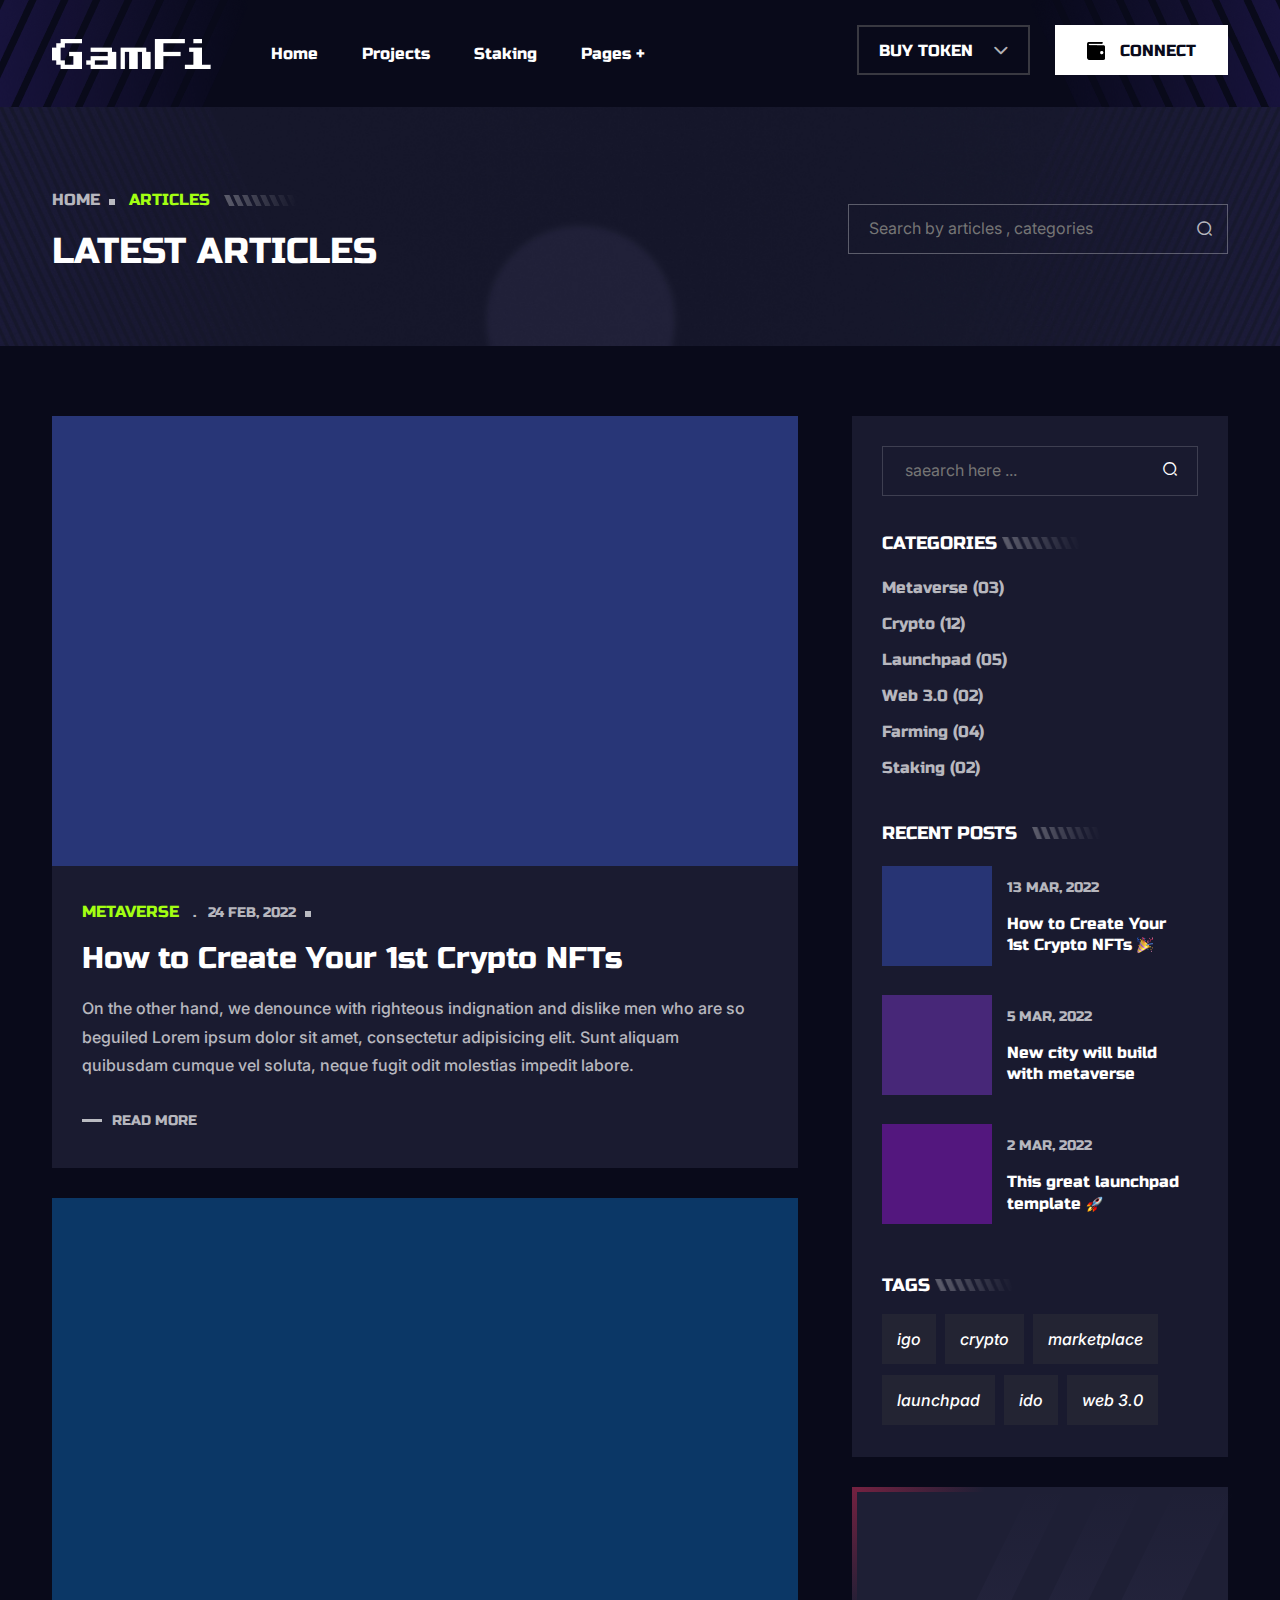
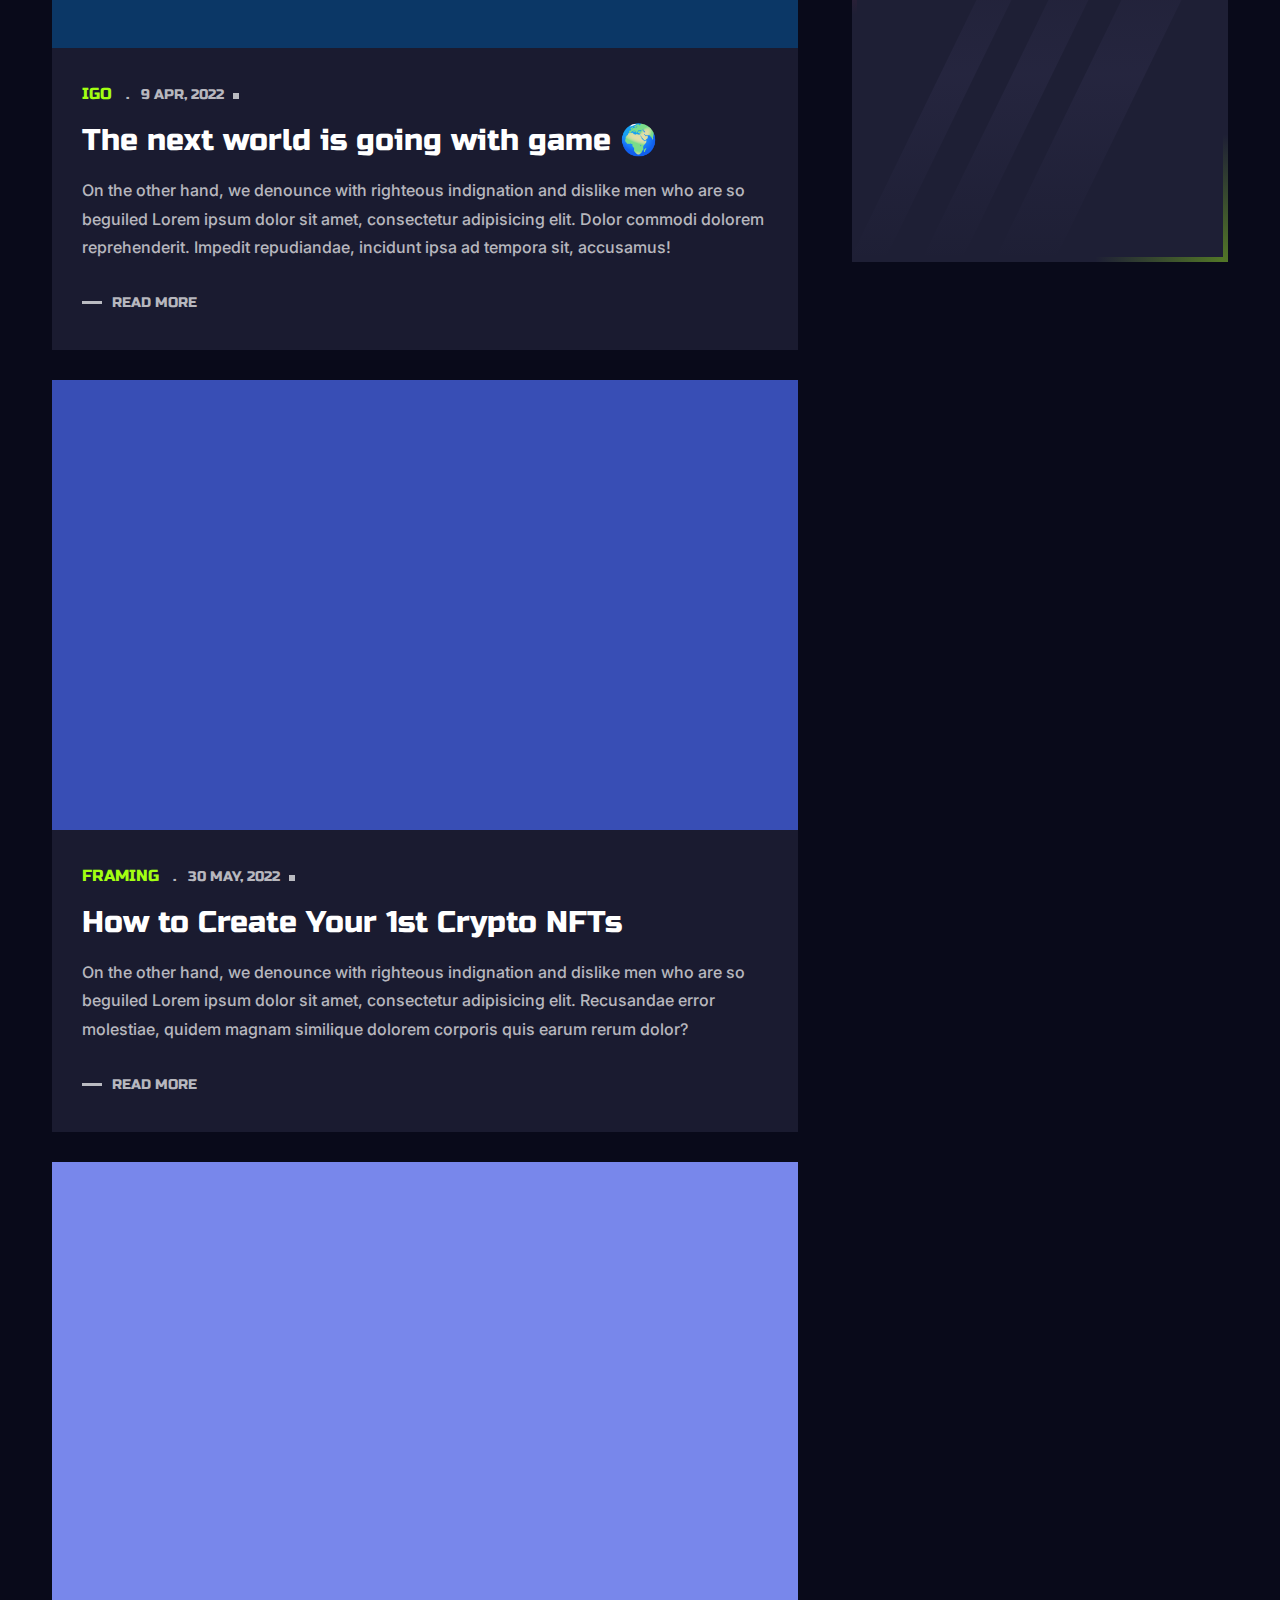
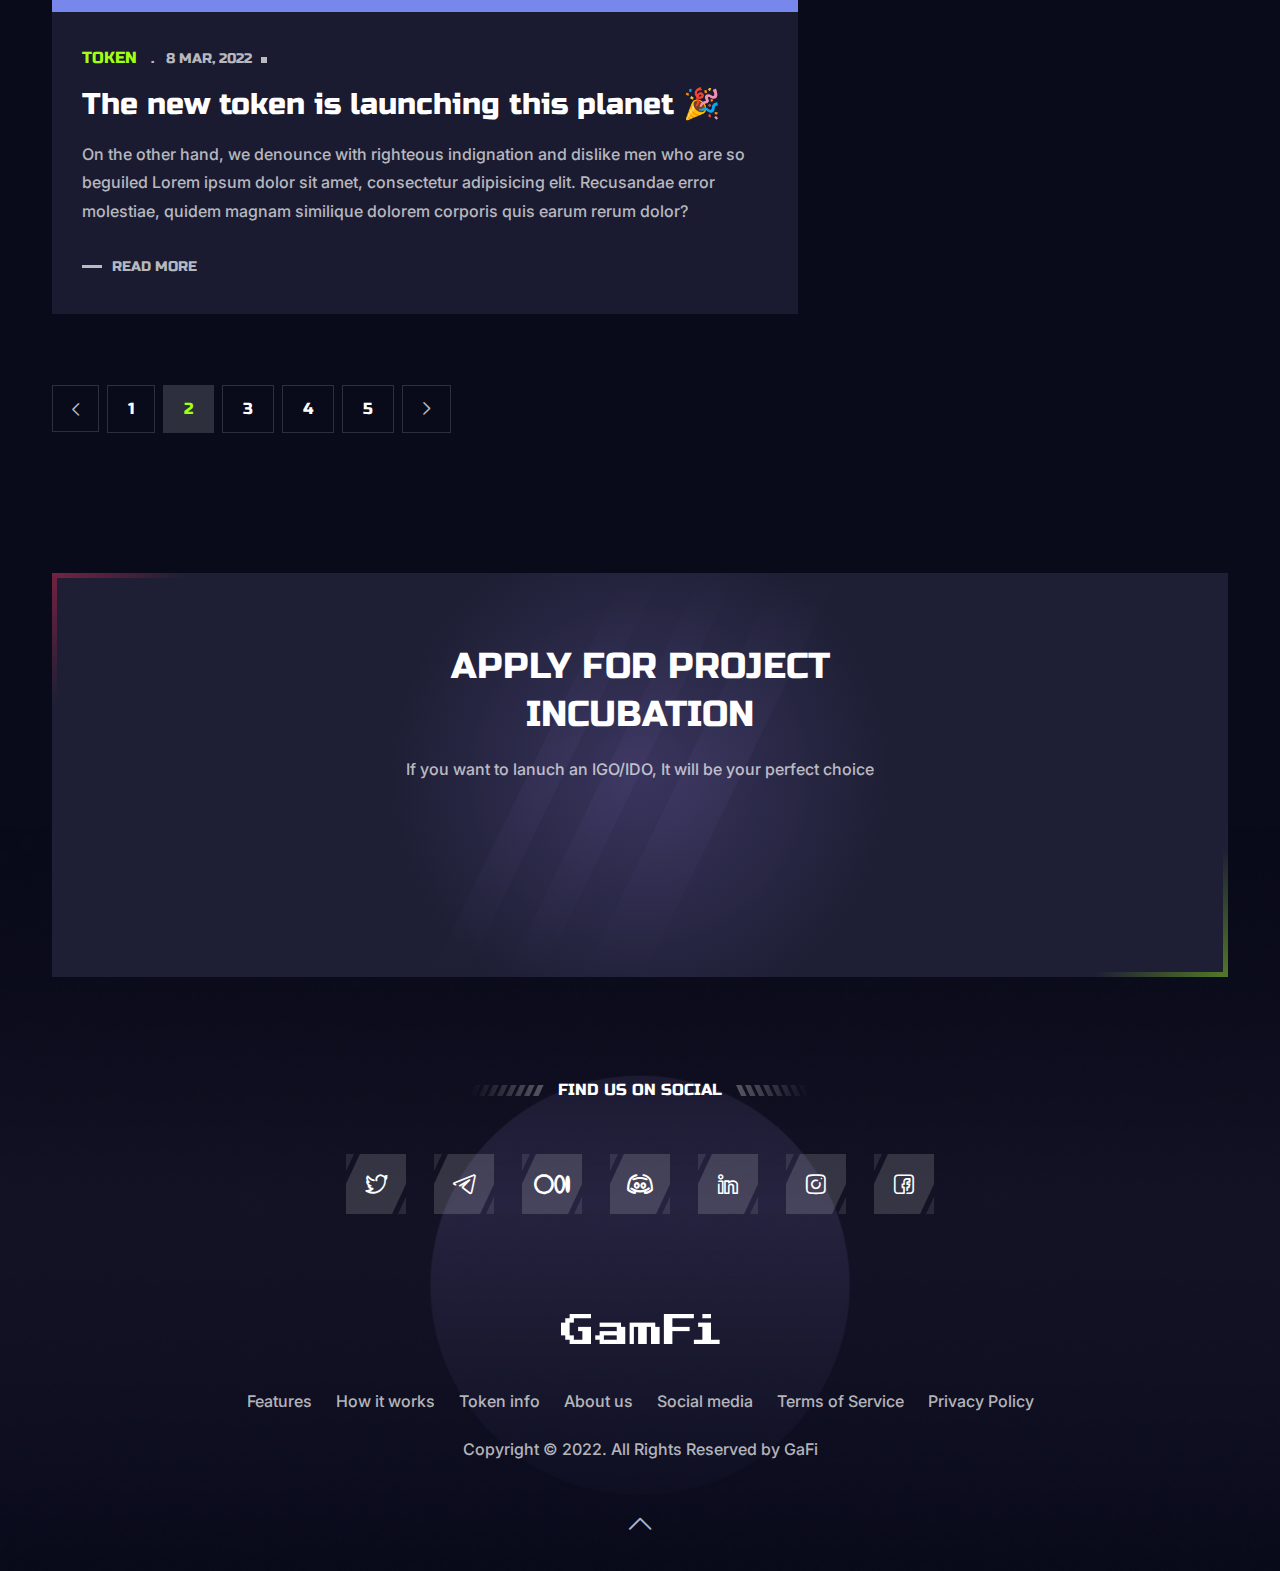
<file: blog-clasic.html>
<!DOCTYPE html>
<html lang="zxx">
    <head>
        <!-- meta tag -->
        <meta charset="utf-8" />
        <title>GamFi - Blog Classic</title>
        <meta name="description" content="" />
        <!-- responsive tag -->
        <meta http-equiv="x-ua-compatible" content="ie=edge" />
        <meta name="viewport" content="width=device-width, initial-scale=1" />
        <!-- favicon -->
        <link rel="apple-touch-icon" href="assets/images/fav.png" />
        <link rel="shortcut icon" type="image/x-icon" href="assets/images/fav.png" />
        <!-- Bootstrap v4.4.1 css -->
        <link rel="stylesheet" type="text/css" href="assets/css/bootstrap.min.css" />
        <!-- animate css -->
        <link rel="stylesheet" type="text/css" href="assets/css/animate.css" />
        <!-- magnific css -->
        <link rel="stylesheet" type="text/css" href="assets/css/magnific-popup.css" />
        <!-- owl.carousel css -->
        <link rel="stylesheet" type="text/css" href="assets/css/owl.carousel.css" />
        <!-- off canvas css -->
        <link rel="stylesheet" type="text/css" href="assets/css/off-canvas.css" />
        <!-- flaticon css  -->
        <link rel="stylesheet" type="text/css" href="assets/css/ico-moon-fonts.css" />
        <!-- font awesome icon css -->
        <link rel="stylesheet" type="text/css" href="assets/css/all.min.css">
        <!-- spacing css -->
        <link rel="stylesheet" type="text/css" href="assets/css/sc-spacing.css" />
        <!-- style css -->
        <link rel="stylesheet" type="text/css" href="assets/css/style.css" />
        <!-- responsive css -->
        <link rel="stylesheet" type="text/css" href="assets/css/responsive.css" />
    </head>
    <body>
        <!--Preloader area start here-->
        <div class="loader_first">
            <div class="circular-spinner"></div>
        </div>
        <!--Preloader area End here-->
        
        <!--Header Start-->
        <header id="gamfi-header" class="gamfi-header-section default-header">
            <div class="menu-area menu-sticky">
                <div class="container">
                    <div class="heaader-inner-area d-flex justify-content-between align-items-center">
                        <div class="gamfi-logo-area d-flex justify-content-between align-items-center">
                            <div class="logo">
                                <a href="index.html"><img src="assets/images/logo.png" alt="logo" /></a>
                            </div>
                            <div class="header-menu">
                                <ul class="nav-menu">
                                <li><a href="index.html">Home</a>
                                    <ul class="sub-menu">
                                        <li><a href="index.html">Home 1</a></li>
                                        <li><a href="index2.html">Home 2</a></li>
                                        <li><a href="index3.html">Home 3</a></li>
                                        <li><a href="index4.html">Home 4</a></li>
                                    </ul>
                                </li>
                                <li><a href="project.html">Projects</a>
                                    <ul class="sub-menu">
                                        <li><a href="project-clasic.html">Projects Clasic 1</a></li>
                                        <li><a href="project-clasic-2.html">Projects Clasic 2</a></li>
                                        <li><a href="project.html">Projects List</a></li>
                                        <li><a href="explore.html">Projects Grid</a></li>
                                        <li><a href="calendar.html">Project Calendar</a></li>
                                        <li><a href="project-details.html">Project Details 1</a></li>
                                        <li><a href="project_details2.html">Project Details 2</a></li>
                                    </ul>
                                </li>
                                <li><a href="staking.html">Staking</a>
                                    <ul class="sub-menu">
                                        <li><a href="staking.html">Staking 1</a></li>
                                        <li><a href="staking-2.html">Staking 2</a></li>
                                        <li><a href="staking-3.html">Staking 3</a></li>
                                        <li><a href="staking-4.html">Staking 4</a></li>
                                        <li><a href="staking-5-lp.html">Staking 5 LP</a></li>
                                    </ul>
                                </li>
                                <li class="mega_menu_hov"><a href="#">Pages +</a>
                                    <!-- Mega Menu Start -->
                                    <div class="gamfi_mega_menu_sect">
                                        <div class="gamfi_mega_menu">
                                            <div class="container">
                                                <div class="mega_menu_content">
                                                    <div class="mega_menu_left_sect">
                                                        <div class="mega_menu_left_bg_sect">
                                                            <div class="mega_menu_left_bg">
                                                                <div class="mega_menu_left_bg_color">

                                                                </div>
                                                            </div>
                                                        </div>
                                                        <div class="home_menu_list">
                                                            <div class="home_menu_list_headings">
                                                                <h2>Home Pages</h2>
                                                                <span><img src="assets/images/megaMenu/border-buttomShape.png" alt="" class="img-fluid" /></span>
                                                            </div>
                                                            <ul>
                                                                <li>
                                                                    <a href="index.html">01 <span><img src="assets/images/megaMenu/index-V1.png" alt="Index V1" class="img-fluid" /></span></a>
                                                                </li>
                                                                <li>
                                                                    <a href="index2.html">02 <span><img src="assets/images/megaMenu/index-V2.png" alt="Index V2" class="img-fluid" /></span></a>
                                                                </li>
                                                                <li>
                                                                    <a href="index3.html">03 <span><img src="assets/images/megaMenu/index-V3.png" alt="Index V3" class="img-fluid" /></span></a>
                                                                </li>
                                                                <li>
                                                                    <a href="index4.html">04 <span><img src="assets/images/megaMenu/index-V4.png" alt="Index V3" class="img-fluid" /></span></a>
                                                                </li>
                                                            </ul>
                                                        </div>
                                                    </div>

                                                    <div class="home_menu_right_sect">
                                                        <div class="">

                                                        </div>
                                                        <div class="menu_column project_column">
                                                            <div class="menu_headings">
                                                                <h2>PROJECT PAGES</h2>
                                                                <span><img src="assets/images/megaMenu/border-buttomShape.png" alt="" class="img-fluid" /></span>
                                                            </div>
                                                            <ul>
                                                                <li><a href="project-clasic.html">Projects Clasic 1</a> <span class="hot">HOT</span></li>
                                                                <li><a href="project-clasic-2.html">Projects Clasic 2</a> <span class="new">NEW</span></li>
                                                                <li><a href="project.html">Projects List</a></li>
                                                                <li><a href="explore.html">Project Grid</a></li>
                                                                <li><a href="calendar.html">Project Calendar</a></li>
                                                                <li><a href="project-details.html">Project Details 1</a></li>
                                                                <li><a href="project_details2.html">Project Details 2</a> <span class="hot">HOT</span></li>
                                                                <li><a href="igo-ranking.html">Project Ranking</a></li>
                                                            </ul>
                                                        </div>

                                                        <div class="two_menu_column">
                                                            <div class="menu_column project_column">
                                                                <div class="menu_headings">
                                                                    <h2>STAKE & Farm</h2>
                                                                    <span><img src="assets/images/megaMenu/border-buttomShape.png" alt="" class="img-fluid" /></span>
                                                                </div>
                                                                <ul>
                                                                    <li><a href="staking.html">Staking One</a></li>
                                                                    <li><a href="staking-2.html">Staking Two</a></li>
                                                                    <li><a href="staking-3.html">Staking Three</a> <span class="new">NEW</span></li>
                                                                    <li><a href="staking-4.html">Staking Four</a> <span class="new">NEW</span> <span class="hot">HOT</span></li>
                                                                    <li><a href="staking-5-lp.html">Staking Five LP</a> <span class="new">NEW</span></li>
                                                                    <li><a href="farm.html">Farming</a></li>
                                                                    <li><a href="leaderboard.html">Leaderboard</a></li>
                                                                </ul>
                                                            </div>
                                                            
                                                            <div class="menu_column project_column">
                                                                <div class="menu_headings">
                                                                    <h2>BLOG PAGES</h2>
                                                                    <span><img src="assets/images/megaMenu/border-buttomShape.png" alt="" class="img-fluid" /></span>
                                                                </div>
                                                                <ul>
                                                                    <li><a href="blog-grid.html">Blog Grid</a></li>
                                                                    <li><a href="blog-clasic.html">Blog Classic</a></li>
                                                                    <li><a href="blog-details.html">Artcles Details</a></li>
                                                                </ul>
                                                            </div>
                                                        </div>

                                                        <div class="two_menu_column">
                                                            <div class="menu_column project_column">
                                                                <div class="menu_headings">
                                                                    <h2>TOKENOMIC & TIER</h2>
                                                                    <span><img src="assets/images/megaMenu/border-buttomShape.png" alt="" class="img-fluid" /></span>
                                                                </div>
                                                                <ul>
                                                                    <li><a href="tier.html">Tier System 1</a></li>
                                                                    <li><a href="tier-2.html">Tier System 2</a><span class="hot">HOT</span></li>
                                                                    <li><a href="tier-3.html">Tier System 3</a></li>
                                                                    <li><a href="tokenomics.html">Tokenomics</a></li>
                                                                </ul>
                                                            </div>

                                                            <div class="menu_column project_column">
                                                                <div class="menu_headings">
                                                                    <h2>other Pages</h2>
                                                                    <span><img src="assets/images/megaMenu/border-buttomShape.png" alt="" class="img-fluid" /></span>
                                                                </div>
                                                                <ul>
                                                                    <li><a href="governance.html">Governance</a> <span class="new">NEW</span> <span class="hot">HOT</span></li>
                                                                    <li><a href="governance-details.html">Voting Details</a> <span class="new">NEW</span></li>
                                                                    <li><a href="get-in-touch.html">Contact Us</a></li>
                                                                    <li><a href="roadmap.html">Roadmap</a></li>
                                                                    <li><a href="faq.html">FAQs</a></li>
                                                                    <li><a href="igo-apply.html">Apply For Project</a></li>
                                                                    <li><a href="teamdetails.html">Team Details</a></li>
                                                                </ul>
                                                            </div>
                                                            
                                                        </div>

                                                        <div class="menu_column project_column">
                                                            <div class="menu_headings">
                                                                <h2>AUth Pages</h2>
                                                                <span><img src="assets/images/megaMenu/border-buttomShape.png" alt="" class="img-fluid" /></span>
                                                            </div>
                                                            <ul>
                                                                <li><a href="kyc-process.html">KYC Step 01</a> <span class="hot">HOT</span></li>
                                                                <li><a href="kyc-process-step2.html">KYC Step 02</a></li>
                                                                <li><a href="kyc-process-step3.html">KYC Step 03</a></li>
                                                                <li><a href="connect-wallet.html">Connect Wallet</a></li>
                                                                <li><a href="#" data-bs-toggle="modal" data-bs-target="#exampleModal">Wallet Module</a></li>
                                                                <li><a href="signup.html">Register</a></li>
                                                                <li><a href="signin.html">Login</a></li>
                                                                <li><a href="forget-password.html">Forget Password</a></li>
                                                            </ul>
                                                        </div>

                                                    </div>
                                                </div>
                                            </div>
                                        </div>
                                    </div>
                                    <!-- Mega Menu End -->
                                </li>
                            </ul>
                            </div>
                        </div>
                        <div class="gamfi-btn-area">
                            <ul>
                                <li>
                                    <a id="nav-expander" class="nav-expander bar" href="#">
                                        <div class="bar">
                                            <span class="dot1"></span>
                                            <span class="dot2"></span>
                                            <span class="dot3"></span>
                                        </div>
                                    </a>
                                </li>
                                <li class="buy-token">
                                    <a class="readon black-shape" href="#">
                                        <span class="btn-text">Buy Token </span>
                                        <i class="icon-arrow_down"></i>
                                        <span class="hover-shape1"></span>
                                        <span class="hover-shape2"></span>
                                        <span class="hover-shape3"></span>
                                    </a>
                                    <ul>
                                        <li><a href="#"><img src="assets/images/icons/pancake.png" alt="pancake"> PancakeSwap</a></li>
                                        <li><a href="#"><img src="assets/images/icons/uniswap.png" alt="uniswap"> UniSwap</a></li>
                                        <li><a href="#"><img src="assets/images/icons/market.png" alt="market"> CoinMarketCap</a></li>
                                        <li><a href="#"><img src="assets/images/icons/gate.png" alt="gate"> Gate.io</a></li>
                                    </ul>
                                </li>
                                <li class="connect-btn-wrapper">
                                    <button type="button" class="connect-btn readon white-btn hover-shape" data-bs-toggle="modal" data-bs-target="#exampleModal"><img src="assets/images/icons/connect.png" alt="Icon"> 
                                        <span class="btn-text">Connect </span>
                                        <span class="hover-shape1"></span>
                                        <span class="hover-shape2"></span>
                                        <span class="hover-shape3"></span>
                                    </button>
                                </li>
                            </ul>
                        </div>
                    </div>
                </div>
            </div>
            <!-- Canvas Mobile Menu start -->
            <nav class="right_menu_togle mobile-navbar-menu" id="mobile-navbar-menu">
                <div class="close-btn">
                    <a id="nav-close2" class="nav-close">
                        <div class="line">
                            <span class="line1"></span>
                            <span class="line2"></span>
                        </div>
                    </a>
                </div>
                <div class="sidebar-logo mb-30">
                    <a href="index.html"><img src="assets/images/logo-dark.png" alt=""></a>
                </div>
                <ul class="nav-menu">
                <li class="current-menu-item"><a href="index.html">Home</a>
                    <ul class="sub-menu">
                        <li><a href="index.html">Home 1</a></li>
                        <li><a href="index2.html">Home 2</a></li>
                        <li><a href="index3.html">Home 3</a></li>
                        <li><a href="index4.html">Home 4</a></li>
                    </ul>
                </li>
                <li><a href="project.html">Projects</a>
                    <ul class="sub-menu">
                        <li><a href="project-clasic.html">Projects Clasic 1</a></li>
                        <li><a href="project-clasic-2.html">Projects Clasic 2</a></li>
                        <li><a href="project.html">Projects List</a></li>
                        <li><a href="explore.html">Project Grid</a></li>
                        <li><a href="calendar.html">Project Calendar</a></li>
                        <li><a href="project-details.html">Project Details 1</a></li>
                        <li><a href="project_details2.html">Project Details 2</a></li>
                        <li><a href="igo-ranking.html">Project Ranking</a></li>
                    </ul>
                </li>
                <li><a href="staking.html">Staking</a>
                    <ul class="sub-menu">
                        <li><a href="staking.html">Staking 1</a></li>
                        <li><a href="staking-2.html">Staking 2</a></li>
                        <li><a href="staking-3.html">Staking 3</a></li>
                        <li><a href="staking-4.html">Staking 4</a></li>
                        <li><a href="staking-5-lp.html">Staking 5 LP</a></li>
                    </ul>
                </li>
                <li class="menu-item-has-children">
                    <a href="#">Pages</a>
                    <ul class="sub-menu">
                        <li class="menu-item-has-children"><a href="project.html">Projects Pages</a>
                            <ul class="sub-menu">
                                <li><a href="project-clasic.html">Projects Clasic 1</a></li>
                                <li><a href="project-clasic-2.html">Projects Clasic 2</a></li>
                                <li><a href="project.html">Projects List</a></li>
                                <li><a href="explore.html">Project Grid</a></li>
                                <li><a href="calendar.html">Project Calendar</a></li>
                                <li><a href="project-details.html">Project Details 1</a></li>
                                <li><a href="project_details2.html">Project Details 2</a></li>
                                <li><a href="igo-ranking.html">Project Ranking</a></li>
                            </ul>
                        </li>
                        <li class="menu-item-has-children"><a href="#">Stake & Farm</a>
                            <ul class="sub-menu">
                                <li><a href="staking.html">Staking 1</a></li>
                                <li><a href="staking-2.html">Staking 2</a></li>
                                <li><a href="staking-3.html">Staking 3</a></li>
                                <li><a href="staking-4.html">Staking 4</a></li>
                                <li><a href="staking-5-lp.html">Staking 5 LP</a></li>
                                <li><a href="farm.html">Farming</a></li>
                                <li><a href="leaderboard.html">Leaderboard</a></li>
                            </ul>
                        </li>
                        <li class="menu-item-has-children"><a href="#">Other Pages</a>
                            <ul class="sub-menu">
                                <li><a href="get-in-touch.html">Contact Us</a></li>
                                <li><a href="roadmap.html">Roadmap</a></li>
                                <li><a href="faq.html">FAQs</a></li>
                                <li><a href="igo-apply.html">Apply For Project</a></li>
                                <li><a href="teamdetails.html">Team Details</a></li>
                            </ul>
                        </li>
                        <li class="menu-item-has-children"><a href="#">Tokenomics & Tier</a>
                            <ul class="sub-menu">
                                <li><a href="tier.html">Tier System 1</a></li>
                                <li><a href="tier-2.html">Tier System 2</a></li>
                                <li><a href="tier-3.html">Tier System 3</a></li>
                                <li><a href="tokenomics.html">Tokenomics</a></li>
                            </ul>
                        </li>
                        <li class="menu-item-has-children"><a href="#">Blog & Pages</a>
                            <ul class="sub-menu">
                                <li><a href="blog-grid.html">Blog Grid</a></li>
                                <li><a href="blog-clasic.html">Blog Classic</a></li>
                                <li><a href="blog-details.html">Artcles Details</a></li>
                            </ul>
                        </li>
                        <li class="menu-item-has-children"><a href="signin.html">Auth Pages</a>
                            <ul class="sub-menu">
                                <li><a href="kyc-process.html">KYC Step 01</a></li>
                                <li><a href="kyc-process-step2.html">KYC Step 02</a></li>
                                <li><a href="kyc-process-step3.html">KYC Step 03</a></li>
                                <li><a href="connect-wallet.html">Connect Wallet</a></li>
                                <li><a href="#" data-bs-toggle="modal" data-bs-target="#exampleModal">Wallet Module</a></li>
                                <li><a href="signup.html">Register</a></li>
                                <li><a href="signin.html">Login</a></li>
                                <li><a href="forget-password.html">Forgot Password</a></li>
                            </ul>
                        </li>
                    </ul>
                </li>
                <li class="menu-item-has-children">
                    <a href="#">Buy Token</a>
                    <ul class="sub-menu">
                        <li><a href="#">PancakeSwap</a></li>
                        <li><a href="#">UniSwap</a></li>
                        <li><a href="#">CoinMarketCap</a></li>
                        <li><a href="#">Gate.io</a></li>
                    </ul>
                </li>
                <li class="connect-btn-wrapper">
                    <button type="button" class="readon black-shape-big connect-wallet-btn-for-mobile" data-bs-toggle="modal" data-bs-target="#exampleModal"><img src="assets/images/icons/connect_white.png" alt="Icon">
                        <span class="btn-text">Connect </span>
                        <span class="hover-shape1"></span>
                        <span class="hover-shape2"></span>
                        <span class="hover-shape3"></span>
                    </button>
                </li>
            </ul>
            </nav>
            <!-- Canvas Menu end -->
        </header>
        <!--Header End-->
        
        <!-- Breadcrumbs Section Start -->
        <div class="gamfi-breadcrumbs-section">
            <div class="container">
                <div class="row">
                    <div class="col-lg-5">
                        <div class="breadcrumbs-area sec-heading">
                            <div class="sub-inner mb-15">
                                <a class="breadcrumbs-link" href="index.html">Home</a><span class="sub-title"> articles</span>
                                <img class="heading-left-image" src="assets/images/icons/steps.png" alt="Steps-Image" />
                            </div>
                            <h2 class="title mb-0">Latest Articles</h2>
                        </div>
                    </div>
                    <div class="col-lg-7 breadcrumbs-form md-mt-40 mr-0">
                        <form>
                            <input type="text" id="Search" name="search" placeholder="Search by articles , categories">
                            <span class="submit"><i class="icon-search"></i><input type="submit"></span>
                        </form>
                    </div>
                </div>
            </div>
        </div>
        <!-- Breadcrumbs  Section End -->
        <!-- latest details section Start -->
        <div class="latest-details-content">
            <div class="container">
                <div class="row">
                    <div class="col-lg-8 col-md-12">
                        <div class="latest-content">
                            <div class="latest-item hover-shape-inner">
                                <img src="assets/images/blog/latest-bg.png" alt="latest">
                                <div class="latest-text">
                                    <div class="latest sec-heading">
                                        <div class="sub-inner mb-15">
                                            <span class="sub-title">Metaverse</span> <a class="breadcrumbs-link" href="#">. &nbsp; 24 FEB, 2022</a>
                                        </div>
                                        <h4 class="title mb-0"> <a href="blog-details.html">How to Create Your 1st Crypto NFTs </a></h4>
                                        <p>On the other hand, we denounce with righteous indignation and dislike men who are so beguiled Lorem ipsum dolor sit amet, consectetur adipisicing elit. Sunt aliquam quibusdam cumque vel soluta, neque fugit odit molestias impedit labore.</p>
                                    </div>
                                    <div class="latest-btn">
                                        <a href="blog-details.html">Read more</a>
                                    </div>
                                </div>
                            </div>
                            <div class="latest-item">
                                <img src="assets/images/blog/latest-bg2.png" alt="latest">
                                <div class="latest-text">
                                    <div class="latest sec-heading">
                                        <div class="sub-inner">
                                            <span class="sub-title">igo</span> <a class="breadcrumbs-link" href="#">. &nbsp; 9 APR, 2022</a>
                                        </div>
                                        <h4 class="title mb-0"><a href="blog-details.html">The next world is going with game 🌍</a></h4>
                                        <p>On the other hand, we denounce with righteous indignation and dislike men who are so beguiled Lorem ipsum dolor sit amet, consectetur adipisicing elit. Dolor commodi dolorem reprehenderit. Impedit repudiandae, incidunt ipsa ad tempora sit, accusamus!</p>
                                    </div>
                                    <div class="latest-btn">
                                        <a href="blog-details.html">Read more</a>
                                    </div>
                                </div>
                            </div>
                            <div class="latest-item">
                                <img src="assets/images/blog/latest-bg3.png" alt="latest">
                                <div class="latest-text">
                                    <div class="latest sec-heading">
                                        <div class="sub-inner mb-15">
                                            <span class="sub-title">Framing</span> <a class="breadcrumbs-link" href="#">. &nbsp; 30 MAY, 2022</a>
                                        </div>
                                        <h4 class="title mb-0"><a href="blog-details.html">How to Create Your 1st Crypto NFTs </a></h4>
                                        <p>On the other hand, we denounce with righteous indignation and dislike men who are so beguiled Lorem ipsum dolor sit amet, consectetur adipisicing elit. Recusandae error molestiae, quidem magnam similique dolorem corporis quis earum rerum dolor?</p>
                                    </div>
                                    <div class="latest-btn">
                                        <a href="blog-details.html">Read more</a>
                                    </div>
                                </div>
                            </div>
                            <div class="latest-item">
                                <img src="assets/images/LatestNews/News_Img3.png" alt="latest">
                                <div class="latest-text">
                                    <div class="latest sec-heading">
                                        <div class="sub-inner mb-15">
                                            <span class="sub-title">TOKEN</span> <a class="breadcrumbs-link" href="#">. &nbsp; 8 MAR, 2022</a>
                                        </div>
                                        <h4 class="title mb-0"><a href="blog-details.html">The new token is launching this planet  🎉 </a></h4>
                                        <p>On the other hand, we denounce with righteous indignation and dislike men who are so beguiled Lorem ipsum dolor sit amet, consectetur adipisicing elit. Recusandae error molestiae, quidem magnam similique dolorem corporis quis earum rerum dolor?</p>
                                    </div>
                                    <div class="latest-btn">
                                        <a href="blog-details.html">Read more</a>
                                    </div>
                                </div>
                            </div>
                        </div>
                    </div>
                    <div class="col-lg-4 col-md-12">
                        <div class="categories-area">
                            <div class="categories-item">
                                <form class="catergories-form mb-35">
                                    <input type="text" id="Search_item" name="search" placeholder="saearch here ...">
                                    <span class="submit"><a href="#"><i class="icon-search"></i></a></span>
                                </form>
                                <div class="categories-summary">
                                    <h4 class="blog-title mb-15">Categories <img src="assets/images/project/menu-image.png" alt="project"/></h4>
                                    <ul class="list">
                                        <li><a href="#">Metaverse  (03)</a></li>
                                        <li><a href="#">Crypto  (12)</a></li>
                                        <li><a href="#">Launchpad  (05)</a></li>
                                        <li><a href="#">Web 3.0  (02)</a></li>
                                        <li><a href="#">Farming  (04)</a></li>
                                        <li><a href="#">Staking  (02)</a></li>
                                    </ul>  
                                </div>
                            </div>
                            <div class="post-item mb-40">
                                <div class="post-shade">
                                    <h4 class="blog-title mb-20">Recent Posts <img src="assets/images/project/menu-image.png" alt="project"/></h4> 
                                </div>
                                <div class="recent-content">
                                    <div class="recent-image">
                                        <img src="assets/images/blog/recent.png" alt="Recent">
                                    </div>
                                    <div class="recent-text">
                                        <span>13 Mar, 2022</span>
                                        <h5><a href="blog-details.html">How to Create Your<br> 1st Crypto NFTs <img src="assets/images/blog/recent-title.png" alt="Banner"></a></h5>
                                    </div>
                                </div>
                                <div class="recent-content">
                                    <div class="recent-image">
                                        <img src="assets/images/blog/recent-2.png" alt="Recent">
                                    </div>
                                    <div class="recent-text">
                                        <span>5 Mar, 2022</span>
                                        <h5><a href="blog-details.html">New city will build<br> with metaverse</a></h5>
                                    </div>
                                </div>
                                <div class="recent-content">
                                    <div class="recent-image">
                                        <img src="assets/images/blog/recent-3.png" alt="Recent">
                                    </div>
                                    <div class="recent-text">
                                        <span>2 Mar, 2022</span>
                                        <h5><a href="blog-details.html">This great launchpad<br> template <img src="assets/images/blog/recent-title2.png" alt="Banner"></a></h5>
                                    </div>
                                </div>
                            </div>
                            <div class="tag-menu">
                                <div class="post-shade">
                                    <h4 class="blog-title mb-30">Tags <img src="assets/images/project/menu-image.png" alt="project"/></h4> 
                                </div>
                                <div class="menu-list">
                                    <ul>
                                        <li><a href="#">igo</a></li>
                                        <li><a href="#">crypto</a></li>
                                        <li><a href="#">marketplace</a></li>
                                    </ul>
                                    <ul>
                                        <li><a href="#">launchpad</a></li>
                                        <li><a href="#">ido</a></li>
                                        <li><a href="#">web 3.0</a></li>
                                    </ul>
                                </div>
                            </div>   
                        </div>
                        <div class="news-letter-item active-shape hover-shape-inner"> 
                            <h4 class="title mb-15 wow fadeInUp" data-wow-delay="0.2s" data-wow-duration="0.6s">GET ALERTS 💌 FOR NEW IGOs & IDOs</h4>  
                            <div class="dsc mb-44 wow fadeInUp" data-wow-delay="0.2s" data-wow-duration="0.6s">Sign up for newsletter to get more IGO/IDO News and Updates</div>
                            <div class="newsletter-link wow fadeInUp" data-wow-delay="0.2s" data-wow-duration="0.6s">
                                <form>
                                    <input type="email" name="email" placeholder="Email Address">
                                    <div class="newsletter-btn text-center black-shape-big">
                                        <input type="submit" name="submit" value="Subscribe">
                                        <span class="hover-shape1"></span>
                                        <span class="hover-shape2"></span>
                                        <span class="hover-shape3"></span>
                                    </div>
                                </form>
                            </div>
                            <span class="border-shadow shadow-1"></span>
                            <span class="border-shadow shadow-2"></span>
                            <span class="border-shadow shadow-3"></span>
                            <span class="border-shadow shadow-4"></span>
                            <span class="hover-shape-bg hover_shape1"></span>
                            <span class="hover-shape-bg hover_shape2"></span>
                            <span class="hover-shape-bg hover_shape3"></span>
                        </div>
                    </div>
                </div>
                <div class="gamfi-navigation mt-40">
                    <ul>
                        <li><a href="#"><i class="icon-Vector"></i></a></li>
                        <li><a href="#">1</a></li>
                        <li><a class="active" href="#">2</a></li>
                        <li><a href="#">3</a></li>
                        <li><a href="#">4</a></li>
                        <li><a href="#">5</a></li>
                        <li><a href="#"><i class="icon-arrow_right"></i></a></li>
                    </ul>
                </div>
            </div>
        </div>
         <!-- latest details section End -->
        <!-- Footer Section Start -->
        <div class="gamfi-footer-section">
            <div class="container">
                <div class="footer-cta-area text-center active-shape hover-shape-inner">
                    <h2 class="title mb-15">
                        Apply for project<br />
                        incubation
                    </h2>
                    <p class="dsc mb-40">
                        If you want to lanuch an IGO/IDO, It will be your perfect choice
                    </p>
                    <a class="theme-btn d-inline-block wow fadeInUp" data-wow-delay="300ms" data-wow-duration="2500ms" href="igo-apply.html">
                        <span>Apply For IGO</span>
                        <div class="hover-shape1"></div>
                        <div class="hover-shape2"></div>
                        <div class="hover-shape3"></div>
                    </a>
                    <span class="border-shadow shadow-1"></span>
                    <span class="border-shadow shadow-2"></span>
                    <span class="border-shadow shadow-3"></span>
                    <span class="border-shadow shadow-4"></span>
                    <span class="hover-shape-bg hover_shape1"></span>
                    <span class="hover-shape-bg hover_shape2"></span>
                    <span class="hover-shape-bg hover_shape3"></span>
                </div>
            </div>
            <div class="footer-area">
                <div class="container">
                    <div class="sec-heading text-center">
                        <div class="sub-inner mb-52">
                            <img class="heading-right-image" src="assets/images/icons/steps2.png" alt="Steps-Image"/>
                            <span class="sub-title white-color">Find us on Social</span>
                            <img class="heading-left-image" src="assets/images/icons/steps.png" alt="Steps-Image"/>
                        </div>
                    </div>
                    <div class="footer-listing text-center mb-100 md-mb-70">
                        <ul class="footer-icon-list">
                            <li>
                                <a href="#">
                                    <i class="icon-twitter"></i>
                                </a>
                            </li>
                            <li>
                                <a href="#">
                                    <i class="icon-telegram"></i>
                                </a>
                            </li>
                            <li>
                                <a href="#">
                                    <i class="icon-medium"></i>
                                </a>
                            </li>
                            <li>
                                <a href="#">
                                    <i class="icon-discord"></i>
                                </a>
                            </li>
                            <li>
                                <a href="#">
                                    <i class="icon-linkedin"></i>
                                </a>
                            </li>
                            <li>
                                <a href="#">
                                    <i class="icon-instagram"></i>
                                </a>
                            </li>
                            <li>
                                <a href="#">
                                    <i class="icon-facebook"></i>
                                </a>
                            </li>
                        </ul>
                    </div>
                    <div class="footer-logo text-center mb-45">
                       <a href="index.html">
                            <img src="assets/images/logo.png" alt="Footer-logo" />
                       </a>
                    </div>
                    <div class="footer-mainmenu text-center mb-20">
                        <ul>
                            <li>
                                <a href="#">Features</a>
                            </li>
                            <li>
                                <a href="#">How it works</a>
                            </li>
                            <li>
                                <a href="#">Token info</a>
                            </li>
                            <li>
                                <a href="#">About us</a>
                            </li>
                            <li>
                                <a href="#">Social media</a>
                            </li>
                            <li>
                                <a href="#">Terms of Service</a>
                            </li>
                            <li>
                                <a href="#">Privacy Policy</a>
                            </li>
                        </ul>
                    </div>
                    <div class="copyright-area text-center mb-0">
                        <p class="dsc mb-37">
                            Copyright © 2022. All Rights Reserved by 
                            <a target="_blank" class="gafi" href="#">GaFi</a>
                        </p>
                    </div>
                    <div class="scrollup text-center">
                        <a href="#">
                            <i class="icon-arrow_up"></i>
                        </a>
                    </div>
                </div>
            </div>
        </div>
        <!-- Footer Section End -->

        <!-- Modal Section Start-->
        <div class="modal fade" id="exampleModal" tabindex="-1" aria-labelledby="exampleModalLabel" aria-hidden="true">
            <div class="modal-dialog modal-dialog-centered">
                <div class="modal-content">
                    <div class="modal-header">
                        <h4 class="modals-title  mb-0" id="exampleModalLabel">Connect Wallet</h4>
                        <button type="button" class="btn-close" data-bs-dismiss="modal" aria-label="Close">
                            <i class="icon-x"></i>
                        </button>
                    </div>
                    <div class="modal-body">
                        <p class="mb-20">Please select a wallet to connect to this marketplace</p>
                        <div class="connect-section">
                            <ul class="heading-list">
                                <li>
                                    <a href="#" class="connect-meta">
                                        <span>
                                            <img src="assets/images/icons/meta-mask.png" alt="Meta-mask-Image">
                                        </span>
                                        MetaMask
                                    </a>
                                </li>
                                <li>
                                    <a href="#">
                                        <span>
                                            <img src="assets/images/icons/coinbase.png" alt="Coinbase-Image">
                                        </span>
                                        Coinbase
                                    </a>
                                </li>
                                <li>
                                    <a href="#">
                                        <span>
                                            <img src="assets/images/icons/trust.png" alt="Trust-Image">
                                        </span>
                                        Trust Wallet
                                    </a>
                                </li>
                                <li>
                                    <a href="#">
                                        <span>
                                            <img src="assets/images/icons/wallet.png" alt="Wallet-Image">
                                        </span>
                                        WalletConnect
                                    </a>
                                </li>
                            </ul>
                        </div>
                        <p>
                            By connecting your wallet, you agree to our 
                            <a href="#">
                                <span class="modal-title">Terms of Service </span>
                            </a>
                            and our 
                            <a href="#">
                                <span class="modal-title"> Privacy Policy</span>
                            </a>.
                        </p>
                    </div>
                </div>
            </div>
        </div>
        <!-- Modal Section End-->

        <!-- Modal Section Start-->
        <div class="modal fade" id="download-metamask" tabindex="-1" aria-labelledby="exampleModalLabel" aria-hidden="true">
            <div class="modal-dialog modal-dialog-centered">
                <div class="modal-content">
                    <div class="modal-header">
                        <h4 class="modals-title  mb-0" id="exampleModalLabel">Connect Wallet</h4>
                        <button type="button" class="btn-close" data-bs-dismiss="modal" aria-label="Close">
                            <i class="icon-x"></i>
                        </button>
                    </div>
                    <div class="modal-body">
                        <p class="mb-20">Please download & install metamask extension!</p>
                        <div class="connect-section">
                            <ul class="heading-list">
                                <li>
                                    <a target="_blank" href="https://metamask.io/download/">
                                        <span>
                                            <img src="assets/images/icons/meta-mask.png" alt="Meta-mask-Image">
                                        </span>
                                        MetaMask
                                    </a>
                                </li>
                            </ul>
                        </div>
                    </div>
                </div>
            </div>
        </div>
        <!-- Modal Section End-->
        
        <!-- Meta Mask Connect -->
        <script src="assets/js/web3.min.js"></script>
        <script src="assets/js/metamask.js"></script>
        <!-- modernizr js -->
        <script src="assets/js/modernizr-2.8.3.min.js"></script>
        <!-- jquery latest version -->
        <script src="assets/js/jquery.min.js"></script>
        <!-- Bootstrap v4.4.1 js -->
        <script src="assets/js/bootstrap.min.js"></script>
        <!-- popup.min js -->
        <script src="assets/js/jquery.magnific-popup.min.js"></script>
        <!-- imagesloaded.pkgd.min js -->
        <script src="assets/js/imagesloaded.pkgd.min.js"></script>
        <!-- wow js -->
        <script src="assets/js/wow.min.js"></script>
        <script src="assets/js/jquery.counterup.min.js"></script>
        <!-- counter top js -->
        <script src="assets/js/waypoints.min.js"></script>
        <!-- owl.carousel js -->
        <script src="assets/js/owl.carousel.min.js"></script>
        <!-- plugins js -->
        <script src="assets/js/plugins.js"></script>
        
        <script src="assets/js/metamaskhandler.js"></script>
        <!-- main js -->
        <script src="assets/js/main.js"></script>
    </body>
</html>
</file>
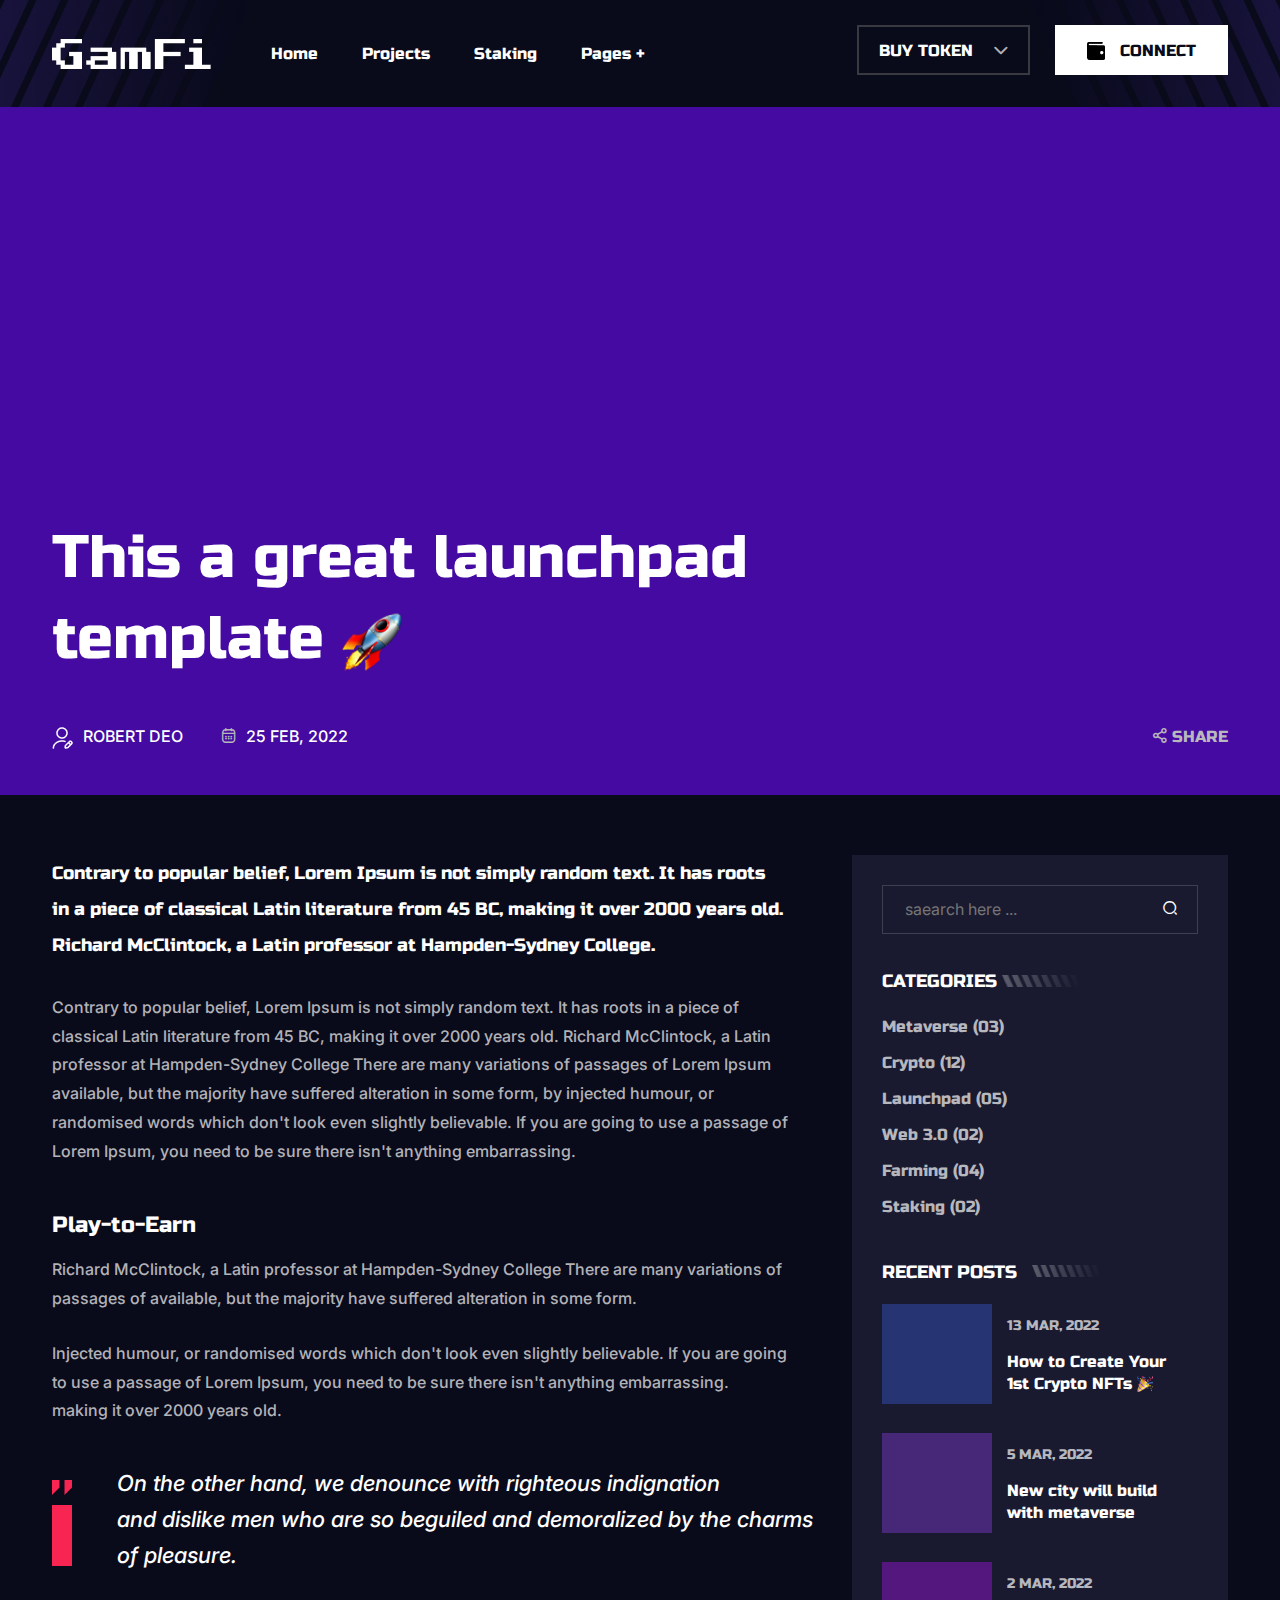
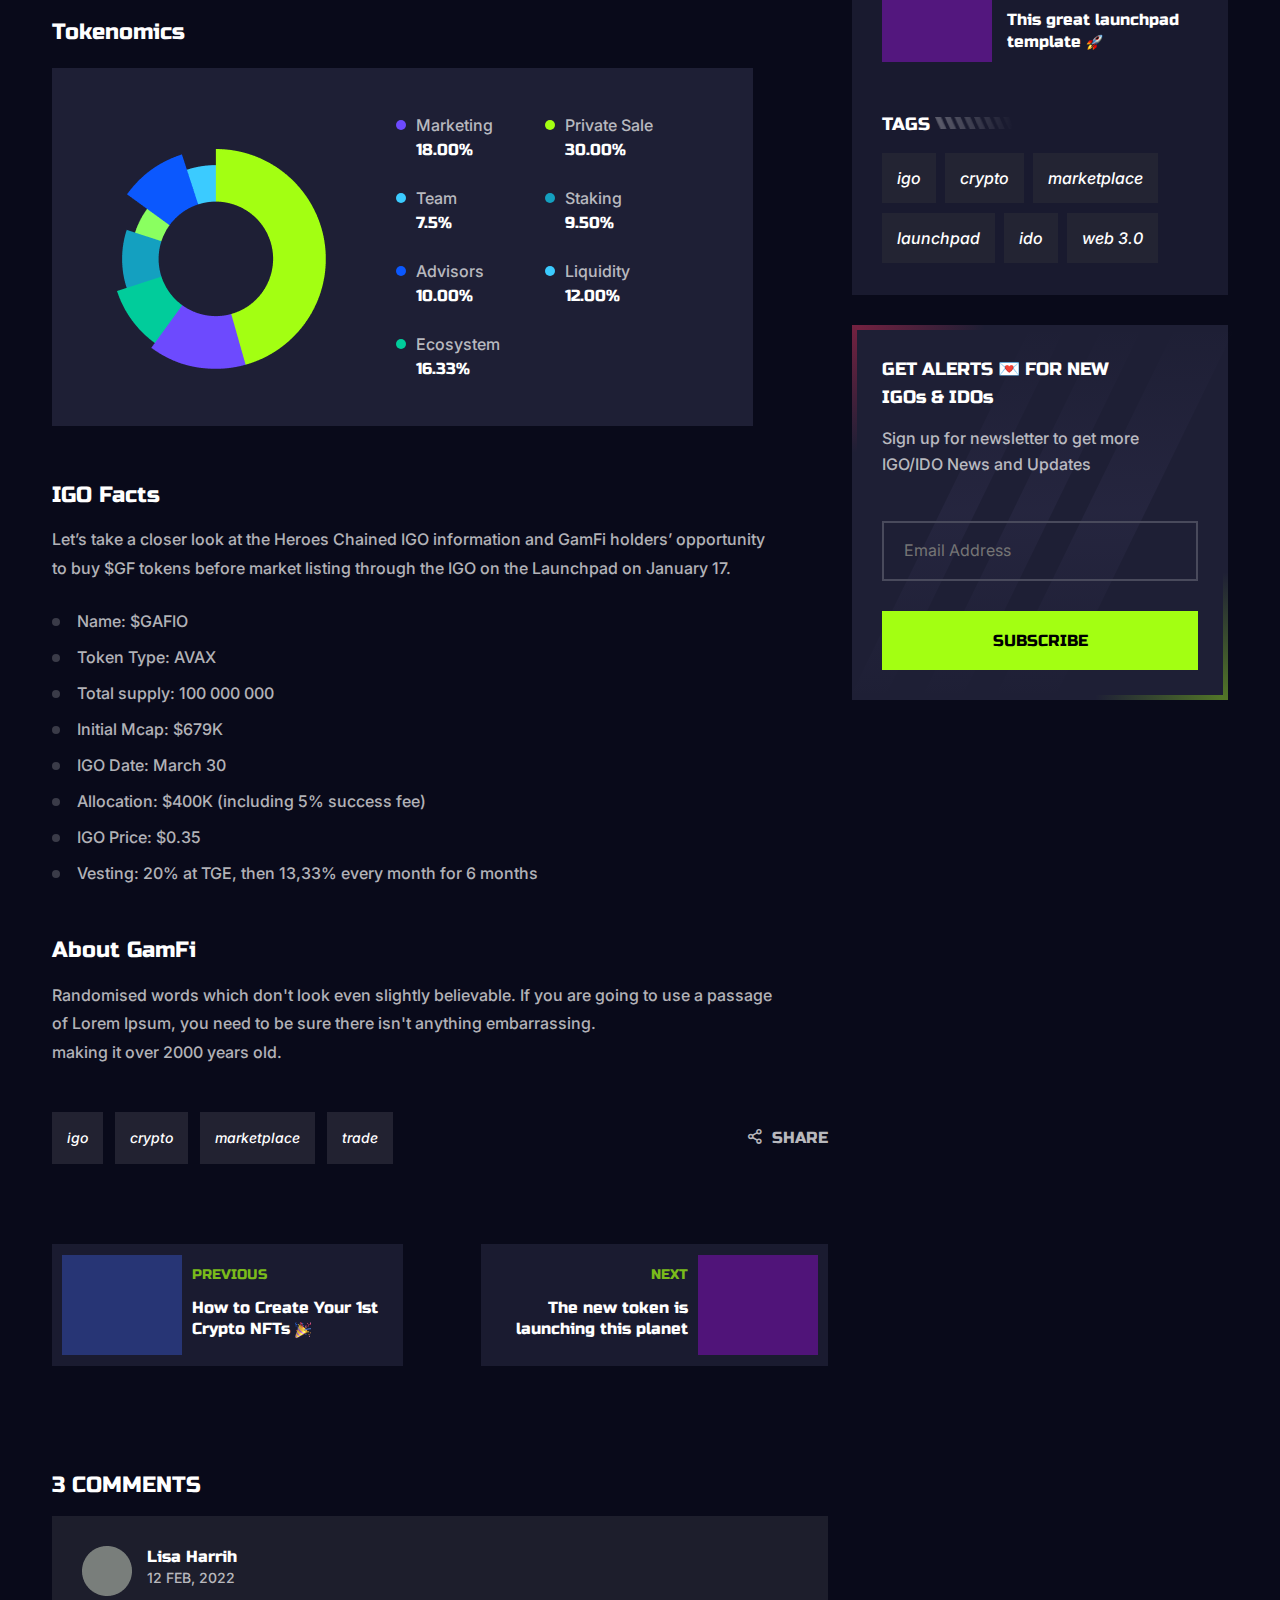
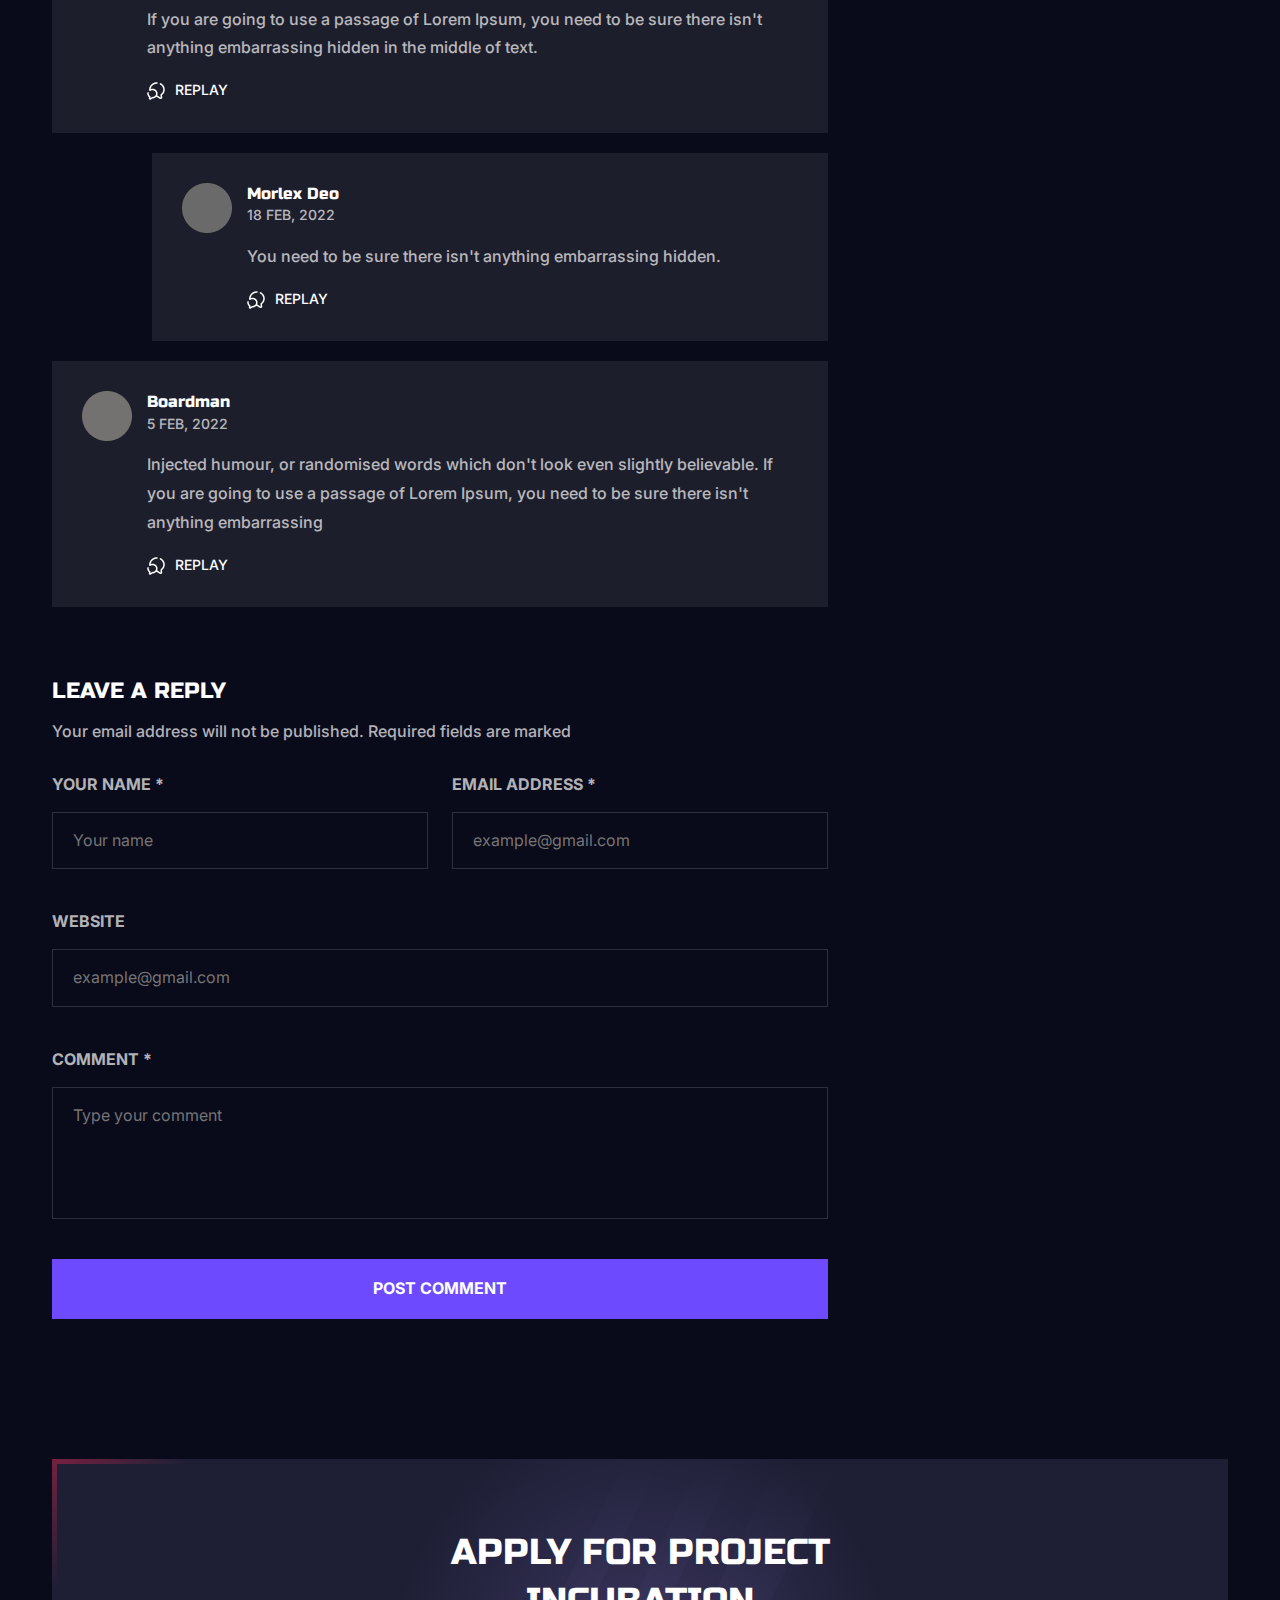
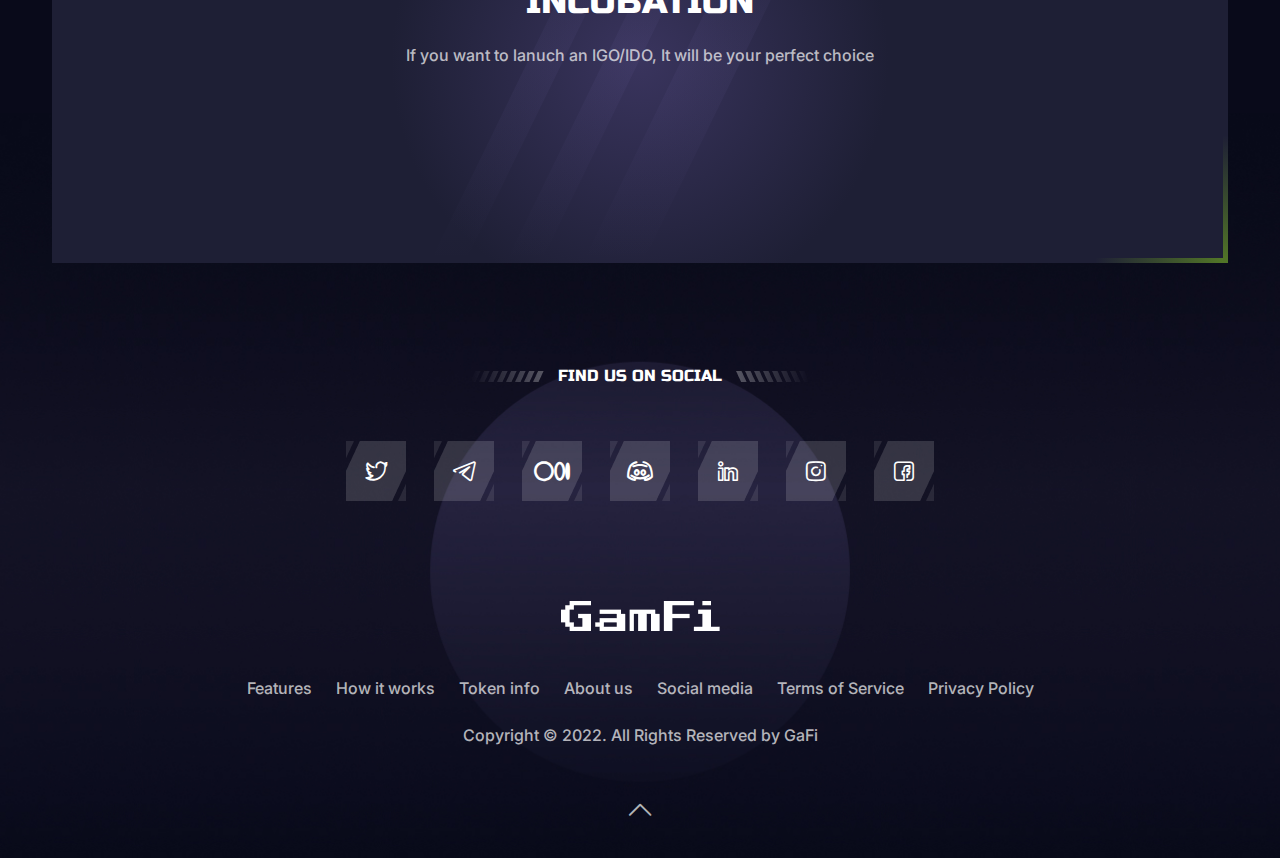
<file: blog-details.html>
<!DOCTYPE html>
<html lang="zxx">
    <head>
        <!-- meta tag -->
        <meta charset="utf-8"/>
        <title>GamFi - Blog Details</title>
        <meta name="description" content=""/>
        <!-- responsive tag -->
        <meta http-equiv="x-ua-compatible" content="ie=edge"/>
        <meta name="viewport" content="width=device-width, initial-scale=1"/>
        <!-- favicon -->
        <link rel="apple-touch-icon" href="assets/images/fav.png" />
        <link rel="shortcut icon" type="image/x-icon" href="assets/images/fav.png"/>
        <!-- Bootstrap v4.4.1 css -->
        <link rel="stylesheet" type="text/css" href="assets/css/bootstrap.min.css"/>
        <!-- animate css -->
        <link rel="stylesheet" type="text/css" href="assets/css/animate.css"/>
        <!-- magnific css -->
        <link rel="stylesheet" type="text/css" href="assets/css/magnific-popup.css"/>
        <!-- owl.carousel css -->
        <link rel="stylesheet" type="text/css" href="assets/css/owl.carousel.css"/>
        <!-- off canvas css -->
        <link rel="stylesheet" type="text/css" href="assets/css/off-canvas.css"/>
        <!-- flaticon css  -->
        <link rel="stylesheet" type="text/css" href="assets/css/ico-moon-fonts.css"/>
        <!-- font awesome icon css -->
        <link rel="stylesheet" type="text/css" href="assets/css/all.min.css">
        <!-- spacing css -->
        <link rel="stylesheet" type="text/css" href="assets/css/sc-spacing.css"/>
        <!-- style css -->
        <link rel="stylesheet" type="text/css" href="assets/css/style.css"/>
        <!-- responsive css -->
        <link rel="stylesheet" type="text/css" href="assets/css/responsive.css"/>
    </head>
    <body>
        <!--Preloader area start here-->
        <div class="loader_first">
            <div class="circular-spinner"></div>
        </div>
        <!--Preloader area End here-->
        
         <!--Header Start-->
        <header id="gamfi-header" class="gamfi-header-section default-header">
            <div class="menu-area menu-sticky">
                <div class="container">
                    <div class="heaader-inner-area d-flex justify-content-between align-items-center">
                        <div class="gamfi-logo-area d-flex justify-content-between align-items-center">
                            <div class="logo">
                                <a href="index.html"><img src="assets/images/logo.png" alt="logo" /></a>
                            </div>
                            <div class="header-menu">
                                <ul class="nav-menu">
                                <li><a href="index.html">Home</a>
                                    <ul class="sub-menu">
                                        <li><a href="index.html">Home 1</a></li>
                                        <li><a href="index2.html">Home 2</a></li>
                                        <li><a href="index3.html">Home 3</a></li>
                                        <li><a href="index4.html">Home 4</a></li>
                                    </ul>
                                </li>
                                <li><a href="project.html">Projects</a>
                                    <ul class="sub-menu">
                                        <li><a href="project-clasic.html">Projects Clasic 1</a></li>
                                        <li><a href="project-clasic-2.html">Projects Clasic 2</a></li>
                                        <li><a href="project.html">Projects List</a></li>
                                        <li><a href="explore.html">Projects Grid</a></li>
                                        <li><a href="calendar.html">Project Calendar</a></li>
                                        <li><a href="project-details.html">Project Details 1</a></li>
                                        <li><a href="project_details2.html">Project Details 2</a></li>
                                    </ul>
                                </li>
                                <li><a href="staking.html">Staking</a>
                                    <ul class="sub-menu">
                                        <li><a href="staking.html">Staking 1</a></li>
                                        <li><a href="staking-2.html">Staking 2</a></li>
                                        <li><a href="staking-3.html">Staking 3</a></li>
                                        <li><a href="staking-4.html">Staking 4</a></li>
                                        <li><a href="staking-5-lp.html">Staking 5 LP</a></li>
                                    </ul>
                                </li>
                                <li class="mega_menu_hov"><a href="#">Pages +</a>
                                    <!-- Mega Menu Start -->
                                    <div class="gamfi_mega_menu_sect">
                                        <div class="gamfi_mega_menu">
                                            <div class="container">
                                                <div class="mega_menu_content">
                                                    <div class="mega_menu_left_sect">
                                                        <div class="mega_menu_left_bg_sect">
                                                            <div class="mega_menu_left_bg">
                                                                <div class="mega_menu_left_bg_color">

                                                                </div>
                                                            </div>
                                                        </div>
                                                        <div class="home_menu_list">
                                                            <div class="home_menu_list_headings">
                                                                <h2>Home Pages</h2>
                                                                <span><img src="assets/images/megaMenu/border-buttomShape.png" alt="" class="img-fluid" /></span>
                                                            </div>
                                                            <ul>
                                                                <li>
                                                                    <a href="index.html">01 <span><img src="assets/images/megaMenu/index-V1.png" alt="Index V1" class="img-fluid" /></span></a>
                                                                </li>
                                                                <li>
                                                                    <a href="index2.html">02 <span><img src="assets/images/megaMenu/index-V2.png" alt="Index V2" class="img-fluid" /></span></a>
                                                                </li>
                                                                <li>
                                                                    <a href="index3.html">03 <span><img src="assets/images/megaMenu/index-V3.png" alt="Index V3" class="img-fluid" /></span></a>
                                                                </li>
                                                                <li>
                                                                    <a href="index4.html">04 <span><img src="assets/images/megaMenu/index-V4.png" alt="Index V3" class="img-fluid" /></span></a>
                                                                </li>
                                                            </ul>
                                                        </div>
                                                    </div>

                                                    <div class="home_menu_right_sect">
                                                        <div class="">

                                                        </div>
                                                        <div class="menu_column project_column">
                                                            <div class="menu_headings">
                                                                <h2>PROJECT PAGES</h2>
                                                                <span><img src="assets/images/megaMenu/border-buttomShape.png" alt="" class="img-fluid" /></span>
                                                            </div>
                                                            <ul>
                                                                <li><a href="project-clasic.html">Projects Clasic 1</a> <span class="hot">HOT</span></li>
                                                                <li><a href="project-clasic-2.html">Projects Clasic 2</a> <span class="new">NEW</span></li>
                                                                <li><a href="project.html">Projects List</a></li>
                                                                <li><a href="explore.html">Project Grid</a></li>
                                                                <li><a href="calendar.html">Project Calendar</a></li>
                                                                <li><a href="project-details.html">Project Details 1</a></li>
                                                                <li><a href="project_details2.html">Project Details 2</a> <span class="hot">HOT</span></li>
                                                                <li><a href="igo-ranking.html">Project Ranking</a></li>
                                                            </ul>
                                                        </div>

                                                        <div class="two_menu_column">
                                                            <div class="menu_column project_column">
                                                                <div class="menu_headings">
                                                                    <h2>STAKE & Farm</h2>
                                                                    <span><img src="assets/images/megaMenu/border-buttomShape.png" alt="" class="img-fluid" /></span>
                                                                </div>
                                                                <ul>
                                                                    <li><a href="staking.html">Staking One</a></li>
                                                                    <li><a href="staking-2.html">Staking Two</a></li>
                                                                    <li><a href="staking-3.html">Staking Three</a> <span class="new">NEW</span></li>
                                                                    <li><a href="staking-4.html">Staking Four</a> <span class="new">NEW</span> <span class="hot">HOT</span></li>
                                                                    <li><a href="staking-5-lp.html">Staking Five LP</a> <span class="new">NEW</span></li>
                                                                    <li><a href="farm.html">Farming</a></li>
                                                                    <li><a href="leaderboard.html">Leaderboard</a></li>
                                                                </ul>
                                                            </div>
                                                            
                                                            <div class="menu_column project_column">
                                                                <div class="menu_headings">
                                                                    <h2>BLOG PAGES</h2>
                                                                    <span><img src="assets/images/megaMenu/border-buttomShape.png" alt="" class="img-fluid" /></span>
                                                                </div>
                                                                <ul>
                                                                    <li><a href="blog-grid.html">Blog Grid</a></li>
                                                                    <li><a href="blog-clasic.html">Blog Classic</a></li>
                                                                    <li><a href="blog-details.html">Artcles Details</a></li>
                                                                </ul>
                                                            </div>
                                                        </div>

                                                        <div class="two_menu_column">
                                                            <div class="menu_column project_column">
                                                                <div class="menu_headings">
                                                                    <h2>TOKENOMIC & TIER</h2>
                                                                    <span><img src="assets/images/megaMenu/border-buttomShape.png" alt="" class="img-fluid" /></span>
                                                                </div>
                                                                <ul>
                                                                    <li><a href="tier.html">Tier System 1</a></li>
                                                                    <li><a href="tier-2.html">Tier System 2</a><span class="hot">HOT</span></li>
                                                                    <li><a href="tier-3.html">Tier System 3</a></li>
                                                                    <li><a href="tokenomics.html">Tokenomics</a></li>
                                                                </ul>
                                                            </div>

                                                            <div class="menu_column project_column">
                                                                <div class="menu_headings">
                                                                    <h2>other Pages</h2>
                                                                    <span><img src="assets/images/megaMenu/border-buttomShape.png" alt="" class="img-fluid" /></span>
                                                                </div>
                                                                <ul>
                                                                    <li><a href="governance.html">Governance</a> <span class="new">NEW</span> <span class="hot">HOT</span></li>
                                                                    <li><a href="governance-details.html">Voting Details</a> <span class="new">NEW</span></li>
                                                                    <li><a href="get-in-touch.html">Contact Us</a></li>
                                                                    <li><a href="roadmap.html">Roadmap</a></li>
                                                                    <li><a href="faq.html">FAQs</a></li>
                                                                    <li><a href="igo-apply.html">Apply For Project</a></li>
                                                                    <li><a href="teamdetails.html">Team Details</a></li>
                                                                </ul>
                                                            </div>
                                                            
                                                        </div>

                                                        <div class="menu_column project_column">
                                                            <div class="menu_headings">
                                                                <h2>AUth Pages</h2>
                                                                <span><img src="assets/images/megaMenu/border-buttomShape.png" alt="" class="img-fluid" /></span>
                                                            </div>
                                                            <ul>
                                                                <li><a href="kyc-process.html">KYC Step 01</a> <span class="hot">HOT</span></li>
                                                                <li><a href="kyc-process-step2.html">KYC Step 02</a></li>
                                                                <li><a href="kyc-process-step3.html">KYC Step 03</a></li>
                                                                <li><a href="connect-wallet.html">Connect Wallet</a></li>
                                                                <li><a href="#" data-bs-toggle="modal" data-bs-target="#exampleModal">Wallet Module</a></li>
                                                                <li><a href="signup.html">Register</a></li>
                                                                <li><a href="signin.html">Login</a></li>
                                                                <li><a href="forget-password.html">Forget Password</a></li>
                                                            </ul>
                                                        </div>

                                                    </div>
                                                </div>
                                            </div>
                                        </div>
                                    </div>
                                    <!-- Mega Menu End -->
                                </li>
                            </ul>
                            </div>
                        </div>
                        <div class="gamfi-btn-area">
                            <ul>
                                <li>
                                    <a id="nav-expander" class="nav-expander bar" href="#">
                                        <div class="bar">
                                            <span class="dot1"></span>
                                            <span class="dot2"></span>
                                            <span class="dot3"></span>
                                        </div>
                                    </a>
                                </li>
                                <li class="buy-token">
                                    <a class="readon black-shape" href="#">
                                        <span class="btn-text">Buy Token </span>
                                        <i class="icon-arrow_down"></i>
                                        <span class="hover-shape1"></span>
                                        <span class="hover-shape2"></span>
                                        <span class="hover-shape3"></span>
                                    </a>
                                    <ul>
                                        <li><a href="#"><img src="assets/images/icons/pancake.png" alt="pancake"> PancakeSwap</a></li>
                                        <li><a href="#"><img src="assets/images/icons/uniswap.png" alt="uniswap"> UniSwap</a></li>
                                        <li><a href="#"><img src="assets/images/icons/market.png" alt="market"> CoinMarketCap</a></li>
                                        <li><a href="#"><img src="assets/images/icons/gate.png" alt="gate"> Gate.io</a></li>
                                    </ul>
                                </li>
                                <li class="connect-btn-wrapper">
                                    <button type="button" class="connect-btn readon white-btn hover-shape" data-bs-toggle="modal" data-bs-target="#exampleModal"><img src="assets/images/icons/connect.png" alt="Icon"> 
                                        <span class="btn-text">Connect </span>
                                        <span class="hover-shape1"></span>
                                        <span class="hover-shape2"></span>
                                        <span class="hover-shape3"></span>
                                    </button>
                                </li>
                            </ul>
                        </div>
                    </div>
                </div>
            </div>
            <!-- Canvas Mobile Menu start -->
            <nav class="right_menu_togle mobile-navbar-menu" id="mobile-navbar-menu">
                <div class="close-btn">
                    <a id="nav-close2" class="nav-close">
                        <div class="line">
                            <span class="line1"></span>
                            <span class="line2"></span>
                        </div>
                    </a>
                </div>
                <div class="sidebar-logo mb-30">
                    <a href="index.html"><img src="assets/images/logo-dark.png" alt=""></a>
                </div>
                <ul class="nav-menu">
                <li class="current-menu-item"><a href="index.html">Home</a>
                    <ul class="sub-menu">
                        <li><a href="index.html">Home 1</a></li>
                        <li><a href="index2.html">Home 2</a></li>
                        <li><a href="index3.html">Home 3</a></li>
                        <li><a href="index4.html">Home 4</a></li>
                    </ul>
                </li>
                <li><a href="project.html">Projects</a>
                    <ul class="sub-menu">
                        <li><a href="project-clasic.html">Projects Clasic 1</a></li>
                        <li><a href="project-clasic-2.html">Projects Clasic 2</a></li>
                        <li><a href="project.html">Projects List</a></li>
                        <li><a href="explore.html">Project Grid</a></li>
                        <li><a href="calendar.html">Project Calendar</a></li>
                        <li><a href="project-details.html">Project Details 1</a></li>
                        <li><a href="project_details2.html">Project Details 2</a></li>
                        <li><a href="igo-ranking.html">Project Ranking</a></li>
                    </ul>
                </li>
                <li><a href="staking.html">Staking</a>
                    <ul class="sub-menu">
                        <li><a href="staking.html">Staking 1</a></li>
                        <li><a href="staking-2.html">Staking 2</a></li>
                        <li><a href="staking-3.html">Staking 3</a></li>
                        <li><a href="staking-4.html">Staking 4</a></li>
                        <li><a href="staking-5-lp.html">Staking 5 LP</a></li>
                    </ul>
                </li>
                <li class="menu-item-has-children">
                    <a href="#">Pages</a>
                    <ul class="sub-menu">
                        <li class="menu-item-has-children"><a href="project.html">Projects Pages</a>
                            <ul class="sub-menu">
                                <li><a href="project-clasic.html">Projects Clasic 1</a></li>
                                <li><a href="project-clasic-2.html">Projects Clasic 2</a></li>
                                <li><a href="project.html">Projects List</a></li>
                                <li><a href="explore.html">Project Grid</a></li>
                                <li><a href="calendar.html">Project Calendar</a></li>
                                <li><a href="project-details.html">Project Details 1</a></li>
                                <li><a href="project_details2.html">Project Details 2</a></li>
                                <li><a href="igo-ranking.html">Project Ranking</a></li>
                            </ul>
                        </li>
                        <li class="menu-item-has-children"><a href="#">Stake & Farm</a>
                            <ul class="sub-menu">
                                <li><a href="staking.html">Staking 1</a></li>
                                <li><a href="staking-2.html">Staking 2</a></li>
                                <li><a href="staking-3.html">Staking 3</a></li>
                                <li><a href="staking-4.html">Staking 4</a></li>
                                <li><a href="staking-5-lp.html">Staking 5 LP</a></li>
                                <li><a href="farm.html">Farming</a></li>
                                <li><a href="leaderboard.html">Leaderboard</a></li>
                            </ul>
                        </li>
                        <li class="menu-item-has-children"><a href="#">Other Pages</a>
                            <ul class="sub-menu">
                                <li><a href="get-in-touch.html">Contact Us</a></li>
                                <li><a href="roadmap.html">Roadmap</a></li>
                                <li><a href="faq.html">FAQs</a></li>
                                <li><a href="igo-apply.html">Apply For Project</a></li>
                                <li><a href="teamdetails.html">Team Details</a></li>
                            </ul>
                        </li>
                        <li class="menu-item-has-children"><a href="#">Tokenomics & Tier</a>
                            <ul class="sub-menu">
                                <li><a href="tier.html">Tier System 1</a></li>
                                <li><a href="tier-2.html">Tier System 2</a></li>
                                <li><a href="tier-3.html">Tier System 3</a></li>
                                <li><a href="tokenomics.html">Tokenomics</a></li>
                            </ul>
                        </li>
                        <li class="menu-item-has-children"><a href="#">Blog & Pages</a>
                            <ul class="sub-menu">
                                <li><a href="blog-grid.html">Blog Grid</a></li>
                                <li><a href="blog-clasic.html">Blog Classic</a></li>
                                <li><a href="blog-details.html">Artcles Details</a></li>
                            </ul>
                        </li>
                        <li class="menu-item-has-children"><a href="signin.html">Auth Pages</a>
                            <ul class="sub-menu">
                                <li><a href="kyc-process.html">KYC Step 01</a></li>
                                <li><a href="kyc-process-step2.html">KYC Step 02</a></li>
                                <li><a href="kyc-process-step3.html">KYC Step 03</a></li>
                                <li><a href="connect-wallet.html">Connect Wallet</a></li>
                                <li><a href="#" data-bs-toggle="modal" data-bs-target="#exampleModal">Wallet Module</a></li>
                                <li><a href="signup.html">Register</a></li>
                                <li><a href="signin.html">Login</a></li>
                                <li><a href="forget-password.html">Forgot Password</a></li>
                            </ul>
                        </li>
                    </ul>
                </li>
                <li class="menu-item-has-children">
                    <a href="#">Buy Token</a>
                    <ul class="sub-menu">
                        <li><a href="#">PancakeSwap</a></li>
                        <li><a href="#">UniSwap</a></li>
                        <li><a href="#">CoinMarketCap</a></li>
                        <li><a href="#">Gate.io</a></li>
                    </ul>
                </li>
                <li class="connect-btn-wrapper">
                    <button type="button" class="readon black-shape-big connect-wallet-btn-for-mobile" data-bs-toggle="modal" data-bs-target="#exampleModal"><img src="assets/images/icons/connect_white.png" alt="Icon">
                        <span class="btn-text">Connect </span>
                        <span class="hover-shape1"></span>
                        <span class="hover-shape2"></span>
                        <span class="hover-shape3"></span>
                    </button>
                </li>
            </ul>
            </nav>
            <!-- Canvas Menu end -->
        </header>
        <!--Header End-->
        
    <!-- Breadcrumbs Section Start -->
    <div class="gamfi-breadcrumbs-section blog-breadcrumbs">
        <div class="container">
            <div class="sec-heading">
                <h1>This a great launchpad<br> template <img src="assets/images/blog/banner-image.png" alt="Banner"></h1>
            </div>
            <div class="row align-items-center">
                <div class="col-lg-7">
                    <div class="sub-menu">
                        <ul>
                            <li><a href="#"><img src="assets/images/blog/banner-icon.png" alt="Banner">Robert DEO</a></li>
                            <li><a href="#"><i class="icon-calendar"></i>25 FEB, 2022</a></li>
                        </ul>
                    </div>
                </div>
                <div class="col-lg-5 breadcrumbs-form md-mt-10">
                    <div class="breadcrumbs-social ml-30 md-ml-0" data-bs-toggle="modal" data-bs-target="#shareIocns">
                        <a href="#"><i class="icon-share"></i> Share</a>
                    </div>
                </div>
            </div>
        </div>
    </div>
    <!-- Breadcrumbs  Section End -->

    <!-- Project Detaisl Content Start -->
    <div class="blog-detail-conent pb-80 md-pb-20">
        <div class="container">
            <div class="row">
                <div class="col-lg-8 col-md-12">
                    <div class="blog-area">
                        <div class="blog-description">
                            <p class="des white-color mb-30">Contrary to popular belief, Lorem Ipsum is not simply random text. It has roots<br> in a piece of classical Latin literature from 45 BC, making it over 2000 years old.<br> Richard McClintock, a Latin professor at Hampden-Sydney College.</p>
                            <p class="mb-45">Contrary to popular belief, Lorem Ipsum is not simply random text. It has roots in a piece of<br> classical Latin literature from 45 BC, making it over 2000 years old. Richard McClintock, a Latin<br> professor at Hampden-Sydney College There are many variations of passages of Lorem Ipsum available, but the majority have suffered alteration in some form, by injected humour, or<br> randomised words which don't look even slightly believable. If you are going to use a passage of Lorem Ipsum, you need to be sure there isn't anything embarrassing.</p>
                            <div class="des-heading">
                                <h4 class="mb-15">Play-to-Earn</h4>
                                <p>Richard McClintock, a Latin professor at Hampden-Sydney College There are many variations of passages of available, but the majority have suffered alteration in some form.</p>
                                <p class="mb-40">Injected humour, or randomised words which don't look even slightly believable. If you are going<br> to use a passage of Lorem Ipsum, you need to be sure there isn't anything embarrassing.<br>
                                making it over 2000 years old.</p>
                            </div>
                            <div class="blockquote mb-45">
                                <p class="des-active">On the other hand, we denounce with righteous indignation<br> and dislike men who are so beguiled and demoralized by the charms of pleasure.</p>
                            </div>
                        </div>
                        <div class="tokenomics-item mb-55">
                            <h4 class="mb-20">Tokenomics</h4>
                            <div class="project-service d-flex align-items-center">
                                <div class="project-image">
                                    <img src="assets/images/project/explore-image.png" alt="Project-image">
                                </div>
                                <div class="project-content d-flex">
                                    <div class="project-price mr-65">
                                        <div class="project-sale darkslateblue">
                                            <span>Marketing</span>
                                            <h5>18.00%</h5>
                                        </div>
                                        <div class="project-sale cyan">
                                            <span>Team</span>
                                            <h5>7.5%</h5>
                                        </div>
                                        <div class="project-sale dodgerBlue">
                                            <span>Advisors</span>
                                            <h5>10.00%</h5>
                                        </div>
                                        <div class="project-sale turquoise">
                                            <span>Ecosystem</span>
                                            <h5>16.33%</h5>
                                        </div>
                                    </div>
                                    <div class="project-price">
                                         <div class="project-sale springGreen">
                                            <span>Private Sale</span>
                                            <h5>30.00%</h5>
                                        </div>
                                        <div class="project-sale darkturquoise">
                                            <span>Staking</span>
                                            <h5>9.50%</h5>
                                        </div>
                                        <div class="project-sale turquoises">
                                            <span>Liquidity</span>
                                            <h5>12.00%</h5>
                                        </div>
                                    </div>    
                                </div>
                            </div>
                        </div>
                        <div class="igo-blog">
                            <h4>IGO Facts</h4>
                            <p class="mb-20">Let’s take a closer look at the Heroes Chained IGO information and GamFi holders’ opportunity<br> to buy $GF tokens before market listing through the IGO on the Launchpad on January 17.</p>
                            <div class="igo-menu mb-45">
                                <ul class="igo-list">
                                    <li><span>Name: $GAFIO</span></li>
                                    <li><span>Token Type: AVAX</span></li>
                                    <li><span>Total supply: 100 000 000</span></li>
                                    <li><span>Initial Mcap: $679K</span></li>
                                    <li><span>IGO Date: March 30</span></li>
                                    <li><span>Allocation: $400K (including 5% success fee)</span></li>
                                    <li><span>IGO Price: $0.35</span></li>
                                    <li><span>Vesting: 20% at TGE, then 13,33% every month for 6 months</span></li>
                                </ul>
                            </div>
                        </div>
                        <div class="about-blog">
                            <h4 class="mb-15">About GamFi</h4>
                            <p class="mb-45">Randomised words which don't look even slightly believable. If you are going to use a passage<br> of Lorem Ipsum, you need to be sure there isn't anything embarrassing.<br> making it over 2000 years old. </p>
                            <div class="about-menu mb-80">
                                <div class="about-list">
                                    <ul class="about-listing">
                                        <li><a href="#">igo</a></li>
                                        <li><a href="#">crypto</a></li>
                                        <li><a href="#">marketplace</a></li>
                                        <li><a href="#">trade</a></li>
                                    </ul>
                                </div>
                                <div class="breadcrumbs-form md-mt-10">
                                    <div class="breadcrumbs-social about-breadcrumbs ml-30 md-ml-0" data-bs-toggle="modal" data-bs-target="#shareIocns">
                                    <a href="#"><i class="icon-share"></i> Share</a>
                                    </div>
                                </div>
                            </div>
                            <div class="blog-contact mb-75">
                                <div class="previous-item">
                                    <div class="previous-image">
                                        <img src="assets/images/blog/blog-previous.png" alt="Blog-previous">
                                    </div>
                                    <div class="previous-text">
                                        <span>Previous</span>
                                        <h5><a href="#">How to Create Your 1st<br> Crypto NFTs <img src="assets/images/blog/recent-title.png" alt="Banner"></a></h5>
                                    </div>
                                </div>
                                <div class="next-item">
                                    <div class="next-text">
                                        <span>Next</span>
                                        <h5><a href="#">The new token is<br> launching this planet</a></h5>
                                    </div>
                                    <div class="previous-image">
                                        <img src="assets/images/blog/blog-next.png" alt="Blog-previous">
                                    </div>
                                </div>
                            </div>
                        </div>
                        <div class="comment-item mb-70">
                            <h4 class="mb-15">3 Comments</h4>
                            <div class="blog-comment">
                                <div class="blog-replay">
                                    <div class="replay-image">
                                        <img src="assets/images/blog/blog-icon.png" alt="blog-icon">
                                    </div>
                                    <div class="replay-text">
                                        <h5><a href="#">Lisa Harrih</a></h5>
                                        <span>12 FEB, 2022</span>
                                        <p>If you are going to use a passage of Lorem Ipsum, you need to be sure there isn't anything embarrassing hidden in the middle of text.</p>
                                        <div class="replay-icon">
                                            <a href="#"><img src="assets/images/blog/blog.png" alt="Icon">replay</a>
                                        </div>
                                    </div>
                                </div>
                            </div>
                            <div class="blog-comment blog-comments">
                                <div class="blog-replay">
                                    <div class="replay-image">
                                        <img src="assets/images/blog/blog-icon2.png" alt="blog-icon">
                                    </div>
                                    <div class="replay-text">
                                        <h5><a href="#">Morlex Deo</a></h5>
                                        <span>18 FEB, 2022</span>
                                        <p>You need to be sure there isn't anything embarrassing hidden.</p>
                                        <div class="replay-icon">
                                            <a href="#"><img src="assets/images/blog/blog.png" alt="Icon">replay</a>
                                        </div>
                                    </div>
                                </div>
                            </div>
                            <div class="blog-comment">
                                <div class="blog-replay">
                                    <div class="replay-image">
                                        <img src="assets/images/blog/blog-icon3.png" alt="blog-icon">
                                    </div>
                                    <div class="replay-text">
                                        <h5><a href="#">Boardman</a></h5>
                                        <span>5 FEB, 2022</span>
                                        <p>Injected humour, or randomised words which don't look even slightly believable. If you are going to use a passage of Lorem Ipsum, you need to be sure there isn't anything embarrassing</p>
                                        <div class="replay-icon">
                                            <a href="#"><img src="assets/images/blog/blog.png" alt="Icon">replay</a>
                                        </div>
                                    </div>
                                </div>
                            </div>
                        </div>
                        <div class="form-item">
                            <div class="form-heading">
                                <h4 class="mb-10">Leave a Reply</h4>
                                <p>Your email address will not be published. Required fields are marked</p>
                            </div>
                            <div class="row">
                                <div class="col-lg-6">
                                    <div class="input-button">
                                    <input type="text" id="name" placeholder="Your name" required />
                                    <label for="name">Your name *</label>
                                    </div>
                                </div>
                                <div class="col-lg-6">
                                    <div class="input-button">
                                    <input type="email" id="email" placeholder="example@gmail.com" required />
                                    <label for="email">Email Address *</label>
                                    </div>
                                </div>
                                <div class="col-lg-12">
                                    <div class="input-button">
                                    <input type="text" id="site" placeholder="example@gmail.com" required />
                                    <label for="site">Website</label>
                                    </div>
                                </div>
                                <div class="col-lg-12">
                                    <div class="input-button comment-button">
                                    <input type="text" id="Comment" class="textarea" placeholder="Type your comment" required />
                                    <label for="Comment">Comment *</label>
                                    </div>
                                </div>
                                <div class="col-lg-12">
                                    <div class="input-submit black-shape-big">
                                    <input type="submit" name="submit" value="Post Comment">
                                        <span class="hover-shape1"></span>
                                        <span class="hover-shape2"></span>
                                        <span class="hover-shape3"></span>
                                    </div>
                                </div>
                            </div>
                        </div>
                    </div>
                </div>
                <div class="col-lg-4 col-md-12">
                    <div class="categories-area">
                        <div class="categories-item">
                            <form class="catergories-form mb-35">
                                <input type="text" id="Search" name="search" placeholder="saearch here ...">
                                <span class="submit"><a href="#"><i class="icon-search"></i></a></span>
                            </form>
                            <div class="categories-summary">
                                <h4 class="blog-title mb-15">Categories <img src="assets/images/project/menu-image.png" alt="project"/></h4>
                                <ul class="list">
                                    <li><a href="#">Metaverse  (03)</a></li>
                                    <li><a href="#">Crypto  (12)</a></li>
                                    <li><a href="#">Launchpad  (05)</a></li>
                                    <li><a href="#">Web 3.0  (02)</a></li>
                                    <li><a href="#">Farming  (04)</a></li>
                                    <li><a href="#">Staking  (02)</a></li>
                                </ul>  
                            </div>
                        </div>
                        <div class="post-item mb-40">
                            <div class="post-shade">
                                <h4 class="blog-title mb-20">Recent Posts <img src="assets/images/project/menu-image.png" alt="project"/></h4> 
                            </div>
                            <div class="recent-content">
                                <div class="recent-image">
                                    <img src="assets/images/blog/recent.png" alt="Recent">
                                </div>
                                <div class="recent-text">
                                    <span>13 Mar, 2022</span>
                                    <h5><a href="blog-details.html">How to Create Your<br> 1st Crypto NFTs <img src="assets/images/blog/recent-title.png" alt="Banner"></a></h5>
                                </div>
                            </div>
                            <div class="recent-content">
                                <div class="recent-image">
                                    <img src="assets/images/blog/recent-2.png" alt="Recent">
                                </div>
                                <div class="recent-text">
                                    <span>5 Mar, 2022</span>
                                    <h5><a href="blog-details.html">New city will build<br> with metaverse</a></h5>
                                </div>
                            </div>
                            <div class="recent-content">
                                <div class="recent-image">
                                    <img src="assets/images/blog/recent-3.png" alt="Recent">
                                </div>
                                <div class="recent-text">
                                    <span>2 Mar, 2022</span>
                                    <h5><a href="blog-details.html">This great launchpad<br> template <img src="assets/images/blog/recent-title2.png" alt="Banner"></a></h5>
                                </div>
                            </div>
                        </div>
                        <div class="tag-menu">
                            <div class="post-shade">
                                <h4 class="blog-title mb-30">Tags <img src="assets/images/project/menu-image.png" alt="project"/></h4> 
                            </div>
                            <div class="menu-list">
                                <ul>
                                    <li><a href="#">igo</a></li>
                                    <li><a href="#">crypto</a></li>
                                    <li><a href="#">marketplace</a></li>
                                </ul>
                                <ul>
                                    <li><a href="#">launchpad</a></li>
                                    <li><a href="#">ido</a></li>
                                    <li><a href="#">web 3.0</a></li>
                                </ul>
                            </div>
                        </div>   
                    </div>
                    <div class="news-letter-item active-shape hover-shape-inner">
                        <h4 class="title mb-15">GET ALERTS 💌 FOR NEW IGOs & IDOs</h4>  
                        <div class="dsc mb-44">Sign up for newsletter to get more IGO/IDO News and Updates</div>
                        <div class="newsletter-link">
                            <form>
                                <input type="email" name="email" placeholder="Email Address">
                                <div class="newsletter-btn text-center black-shape-big">
                                    <input type="submit" name="submit" value="Subscribe">
                                    <span class="hover-shape1"></span>
                                    <span class="hover-shape2"></span>
                                    <span class="hover-shape3"></span>
                                </div>
                            </form>
                        </div>
                        <span class="border-shadow shadow-1"></span>
                        <span class="border-shadow shadow-2"></span>
                        <span class="border-shadow shadow-3"></span>
                        <span class="border-shadow shadow-4"></span>
                        <span class="hover-shape-bg hover_shape1"></span>
                        <span class="hover-shape-bg hover_shape2"></span>
                        <span class="hover-shape-bg hover_shape3"></span>
                    </div>
                </div>
            </div>
        </div>
    </div>
    <!-- Project Detaisl Content End -->

      <!-- Footer Section Start -->
      <div class="gamfi-footer-section">
        <div class="container">
            <div class="footer-cta-area text-center active-shape hover-shape-inner">
                <h2 class="title mb-15">
                    Apply for project<br />
                    incubation
                </h2>
                <p class="dsc mb-40">
                    If you want to lanuch an IGO/IDO, It will be your perfect choice
                </p>
                <a class="theme-btn d-inline-block wow fadeInUp" data-wow-delay="300ms" data-wow-duration="2500ms" href="igo-apply.html">
                    <span>Apply For IGO</span>
                    <div class="hover-shape1"></div>
                    <div class="hover-shape2"></div>
                    <div class="hover-shape3"></div>
                </a>
                <span class="border-shadow shadow-1"></span>
                <span class="border-shadow shadow-2"></span>
                <span class="border-shadow shadow-3"></span>
                <span class="border-shadow shadow-4"></span>
                <span class="hover-shape-bg hover_shape1"></span>
                <span class="hover-shape-bg hover_shape2"></span>
                <span class="hover-shape-bg hover_shape3"></span>
            </div>
        </div>
        <div class="footer-area">
            <div class="container">
                <div class="sec-heading text-center">
                    <div class="sub-inner mb-52">
                        <img class="heading-right-image" src="assets/images/icons/steps2.png" alt="Steps-Image"/>
                        <span class="sub-title white-color">Find us on Social</span>
                        <img class="heading-left-image" src="assets/images/icons/steps.png" alt="Steps-Image"/>
                    </div>
                </div>
                <div class="footer-listing text-center mb-100 md-mb-70">
                    <ul class="footer-icon-list">
                        <li>
                            <a href="#">
                                <i class="icon-twitter"></i>
                            </a>
                        </li>
                        <li>
                            <a href="#">
                                <i class="icon-telegram"></i>
                            </a>
                        </li>
                        <li>
                            <a href="#">
                                <i class="icon-medium"></i>
                            </a>
                        </li>
                        <li>
                            <a href="#">
                                <i class="icon-discord"></i>
                            </a>
                        </li>
                        <li>
                            <a href="#">
                                <i class="icon-linkedin"></i>
                            </a>
                        </li>
                        <li>
                            <a href="#">
                                <i class="icon-instagram"></i>
                            </a>
                        </li>
                        <li>
                            <a href="#">
                                <i class="icon-facebook"></i>
                            </a>
                        </li>
                    </ul>
                </div>
                <div class="footer-logo text-center mb-45">
                   <a href="index.html">
                        <img src="assets/images/logo.png" alt="Footer-logo" />
                   </a>
                </div>
                <div class="footer-mainmenu text-center mb-20">
                    <ul>
                        <li>
                            <a href="#">Features</a>
                        </li>
                        <li>
                            <a href="#">How it works</a>
                        </li>
                        <li>
                            <a href="#">Token info</a>
                        </li>
                        <li>
                            <a href="#">About us</a>
                        </li>
                        <li>
                            <a href="#">Social media</a>
                        </li>
                        <li>
                            <a href="#">Terms of Service</a>
                        </li>
                        <li>
                            <a href="#">Privacy Policy</a>
                        </li>
                    </ul>
                </div>
                <div class="copyright-area text-center mb-0">
                    <p class="dsc mb-37">
                        Copyright © 2022. All Rights Reserved by 
                        <a target="_blank" class="gafi" href="#">GaFi</a>
                    </p>
                </div>
                <div class="scrollup text-center">
                    <a href="#">
                        <i class="icon-arrow_up"></i>
                    </a>
                </div>
            </div>
        </div>
    </div>
    <!-- Footer Section End -->

    <!-- Modal Share icons Start-->
    <div class="modal fade" id="shareIocns" tabindex="-1" aria-labelledby="exampleModalLabel" aria-hidden="true">
        <div class="modal-dialog modal-dialog-centered">
            <div class="modal-content">
                <div class="modal-header">
                    <h4 class="modals-title mb-0" id="exampleModalLabel">Share Project</h4>
                    <button type="button" class="btn-close" data-bs-dismiss="modal" aria-label="Close">
                        <i class="icon-x"></i>
                    </button>
                </div>
                <div class="modal-body">
                    <ul class="popup-share-icons">
                        <li><a href="#"><i class="icon-twitter"></i></a></li>
                        <li><a href="#"><i class="icon-telegram"></i></a></li>
                        <li><a href="#"><i class="icon-discord"></i></a></li>
                        <li><a href="#"><i class="icon-linkedin"></i></a></li>
                        <li><a href="#"><i class="icon-facebook"></i></a></li>
                        <li><a href="#"><i class="icon-comment-icon"></i></a></li>
                        <li><a href="#"><i class="icon-sms-icon"></i></a></li>
                        <li><a href="#"><i class="icon-dabble-arrow"></i></a></li>
                    </ul>
                </div>
            </div>
        </div>
    </div>
    <!-- Modal Share icons End-->

    <!-- Modal Section Start-->
        <div class="modal fade" id="exampleModal" tabindex="-1" aria-labelledby="exampleModalLabel" aria-hidden="true">
            <div class="modal-dialog modal-dialog-centered">
                <div class="modal-content">
                    <div class="modal-header">
                        <h4 class="modals-title  mb-0" id="exampleModalLabel">Connect Wallet</h4>
                        <button type="button" class="btn-close" data-bs-dismiss="modal" aria-label="Close">
                            <i class="icon-x"></i>
                        </button>
                    </div>
                    <div class="modal-body">
                        <p class="mb-20">Please select a wallet to connect to this marketplace</p>
                        <div class="connect-section">
                            <ul class="heading-list">
                                <li>
                                    <a href="#" class="connect-meta">
                                        <span>
                                            <img src="assets/images/icons/meta-mask.png" alt="Meta-mask-Image">
                                        </span>
                                        MetaMask
                                    </a>
                                </li>
                                <li>
                                    <a href="#">
                                        <span>
                                            <img src="assets/images/icons/coinbase.png" alt="Coinbase-Image">
                                        </span>
                                        Coinbase
                                    </a>
                                </li>
                                <li>
                                    <a href="#">
                                        <span>
                                            <img src="assets/images/icons/trust.png" alt="Trust-Image">
                                        </span>
                                        Trust Wallet
                                    </a>
                                </li>
                                <li>
                                    <a href="#">
                                        <span>
                                            <img src="assets/images/icons/wallet.png" alt="Wallet-Image">
                                        </span>
                                        WalletConnect
                                    </a>
                                </li>
                            </ul>
                        </div>
                        <p>
                            By connecting your wallet, you agree to our 
                            <a href="#">
                                <span class="modal-title">Terms of Service </span>
                            </a>
                            and our 
                            <a href="#">
                                <span class="modal-title"> Privacy Policy</span>
                            </a>.
                        </p>
                    </div>
                </div>
            </div>
        </div>
        <!-- Modal Section End-->

        <!-- Modal Section Start-->
        <div class="modal fade" id="download-metamask" tabindex="-1" aria-labelledby="exampleModalLabel" aria-hidden="true">
            <div class="modal-dialog modal-dialog-centered">
                <div class="modal-content">
                    <div class="modal-header">
                        <h4 class="modals-title  mb-0" id="exampleModalLabel">Connect Wallet</h4>
                        <button type="button" class="btn-close" data-bs-dismiss="modal" aria-label="Close">
                            <i class="icon-x"></i>
                        </button>
                    </div>
                    <div class="modal-body">
                        <p class="mb-20">Please download & install metamask extension!</p>
                        <div class="connect-section">
                            <ul class="heading-list">
                                <li>
                                    <a target="_blank" href="https://metamask.io/download/">
                                        <span>
                                            <img src="assets/images/icons/meta-mask.png" alt="Meta-mask-Image">
                                        </span>
                                        MetaMask
                                    </a>
                                </li>
                            </ul>
                        </div>
                    </div>
                </div>
            </div>
        </div>
        <!-- Modal Section End-->
    
    <!-- Meta Mask Connect -->
    <script src="assets/js/web3.min.js"></script>
    <script src="assets/js/metamask.js"></script>

    <!-- modernizr js -->
    <script src="assets/js/modernizr-2.8.3.min.js"></script>
    <!-- jquery latest version -->
    <script src="assets/js/jquery.min.js"></script>
    <!-- Bootstrap v4.4.1 js -->
    <script src="assets/js/bootstrap.min.js"></script>
    <!-- popup.min js -->
    <script src="assets/js/jquery.magnific-popup.min.js"></script>
    <!-- imagesloaded.pkgd.min js -->
    <script src="assets/js/imagesloaded.pkgd.min.js"></script>
    <!-- wow js -->
    <script src="assets/js/wow.min.js"></script>
    <script src="assets/js/jquery.counterup.min.js"></script>
    <!-- counter top js -->
    <script src="assets/js/waypoints.min.js"></script>
    <!-- owl.carousel js -->
    <script src="assets/js/owl.carousel.min.js"></script>
    <!-- plugins js -->
    <script src="assets/js/plugins.js"></script>
    <!-- Time Counter js -->
    <script src="assets/js/time-counter.js"></script>
    
    <script src="assets/js/metamaskhandler.js"></script>
    <!-- main js -->
    <script src="assets/js/main.js"></script>
  </body>
</html>
</file>
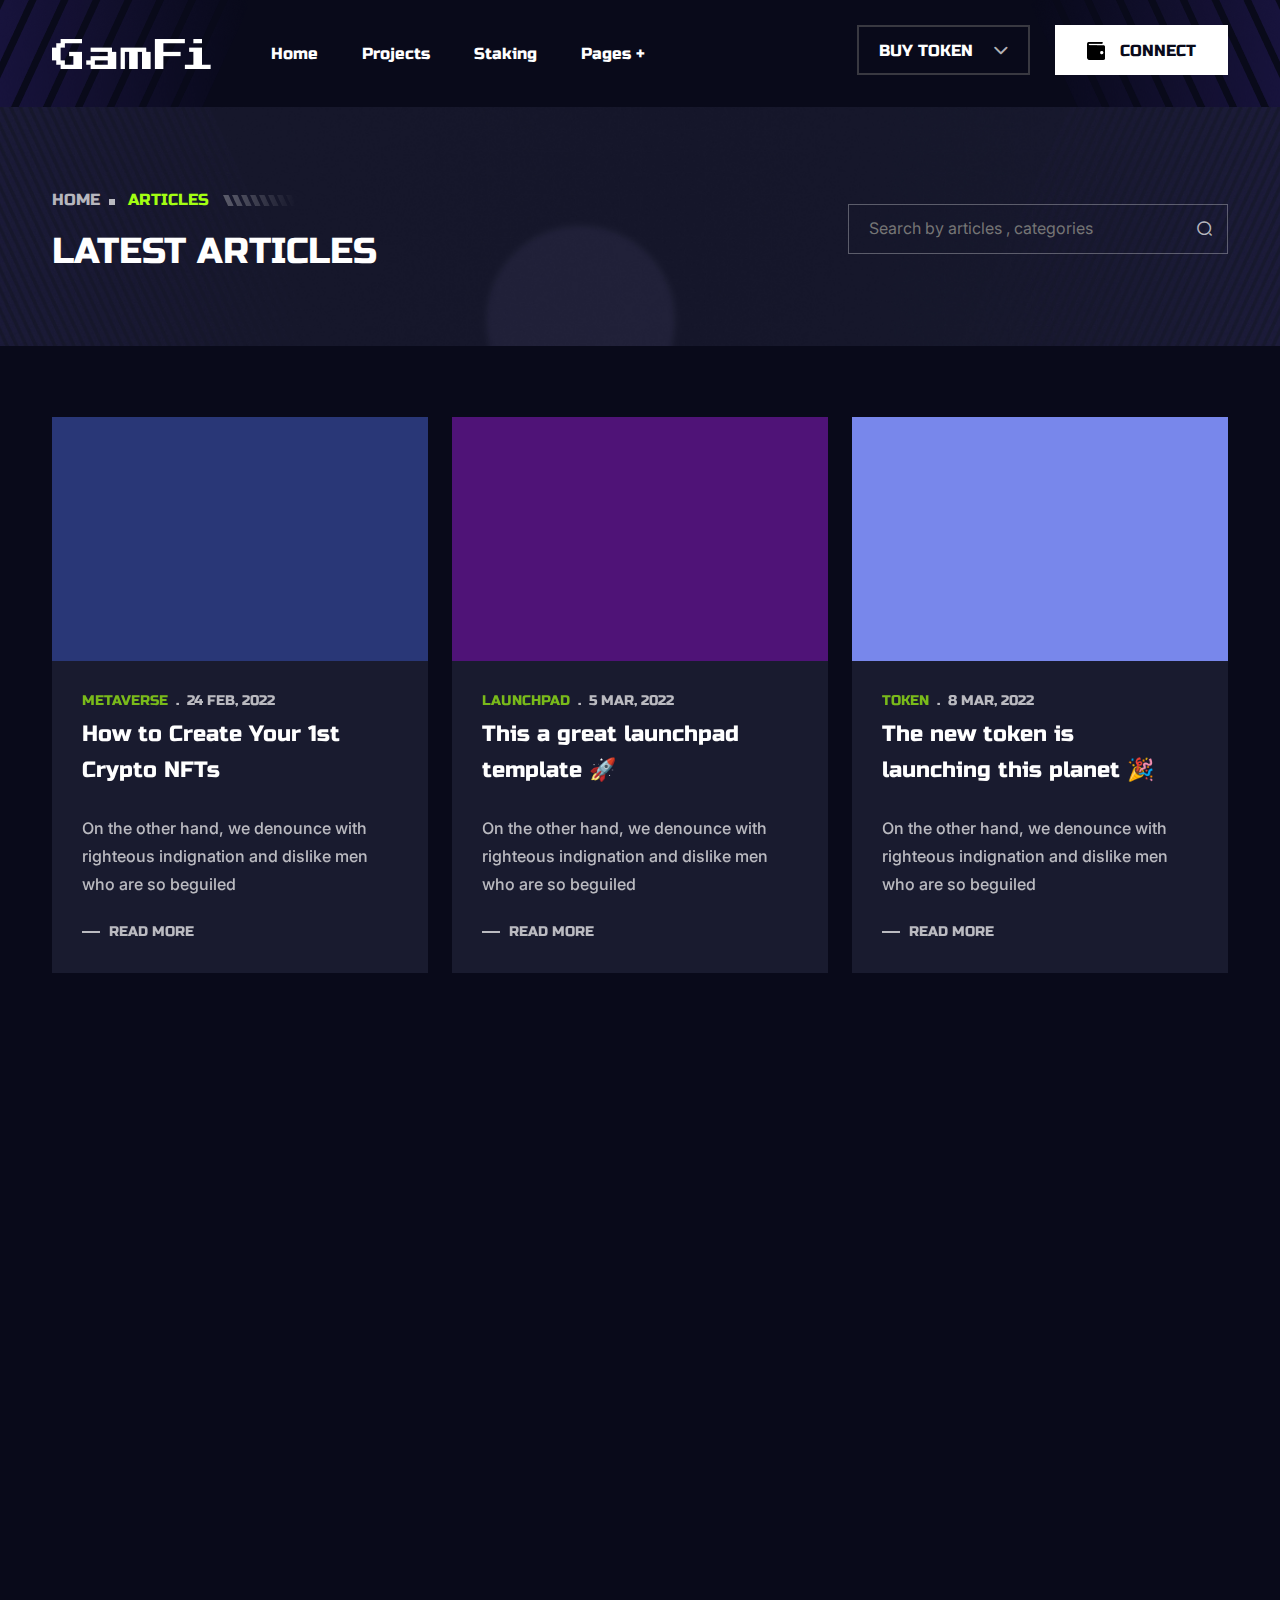
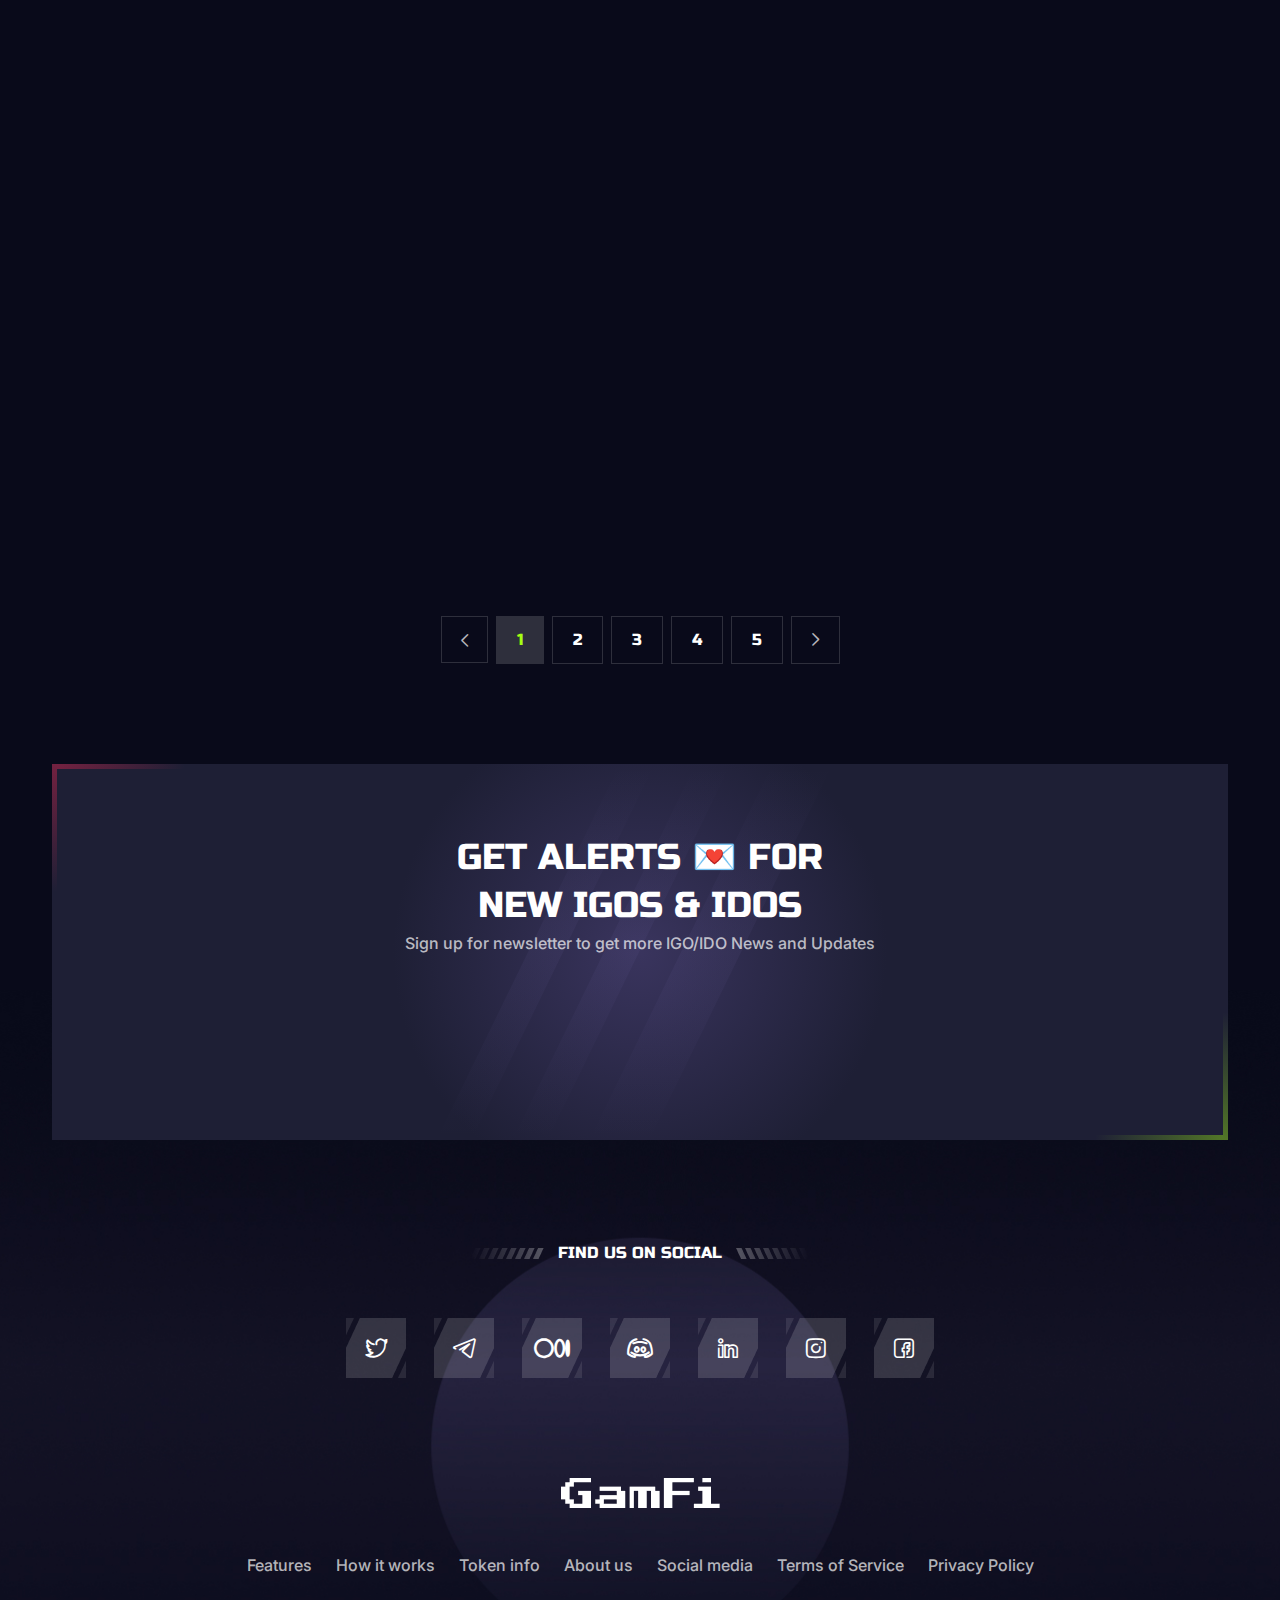
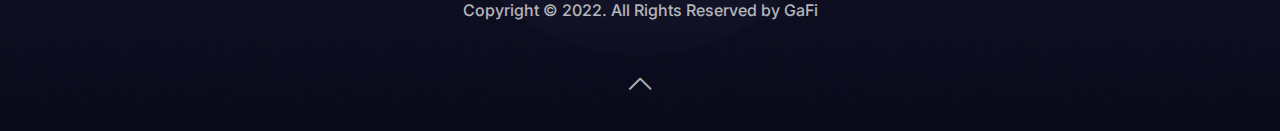
<file: blog-grid.html>
<!DOCTYPE html>
<html lang="zxx">
    <head>
        <!-- meta tag -->
        <meta charset="utf-8" />
        <title>GamFi - Blog Grid</title>
        <meta name="description" content="" />
        <!-- responsive tag -->
        <meta http-equiv="x-ua-compatible" content="ie=edge" />
        <meta name="viewport" content="width=device-width, initial-scale=1" />
        <!-- favicon -->
        <link rel="apple-touch-icon" href="apple-touch-icon.png" />
        <link rel="shortcut icon" type="image/x-icon" href="assets/images/fav.png" />
        <!-- Bootstrap v4.4.1 css -->
        <link rel="stylesheet" type="text/css" href="assets/css/bootstrap.min.css" />
        <!-- animate css -->
        <link rel="stylesheet" type="text/css" href="assets/css/animate.css" />
        <!-- magnific css -->
        <link rel="stylesheet" type="text/css" href="assets/css/magnific-popup.css" />
        <!-- owl.carousel css -->
        <link rel="stylesheet" type="text/css" href="assets/css/owl.carousel.css" />
        <!-- off canvas css -->
        <link rel="stylesheet" type="text/css" href="assets/css/off-canvas.css" />
        <!-- flaticon css  -->
        <link rel="stylesheet" type="text/css" href="assets/css/ico-moon-fonts.css" />
        <!-- font awesome icon css -->
        <link rel="stylesheet" type="text/css" href="assets/css/all.min.css">
        <!-- spacing css -->
        <link rel="stylesheet" type="text/css" href="assets/css/sc-spacing.css" />
        <!-- style css -->
        <link rel="stylesheet" type="text/css" href="assets/css/style.css" />
        <!-- responsive css -->
        <link rel="stylesheet" type="text/css" href="assets/css/responsive.css" />
    </head>
	<body>

        <!--Preloader area start here-->
        <div class="loader_first">
            <div class="circular-spinner"></div>
        </div>
        <!--Preloader area End here-->

		<!--Header Start-->
        <header id="gamfi-header" class="gamfi-header-section default-header">
            <div class="menu-area menu-sticky">
                <div class="container">
                    <div class="heaader-inner-area d-flex justify-content-between align-items-center">
                        <div class="gamfi-logo-area d-flex justify-content-between align-items-center">
                            <div class="logo">
                                <a href="index.html"><img src="assets/images/logo.png" alt="logo" /></a>
                            </div>
                            <div class="header-menu">
                                <ul class="nav-menu">
                                <li><a href="index.html">Home</a>
                                    <ul class="sub-menu">
                                        <li><a href="index.html">Home 1</a></li>
                                        <li><a href="index2.html">Home 2</a></li>
                                        <li><a href="index3.html">Home 3</a></li>
                                        <li><a href="index4.html">Home 4</a></li>
                                    </ul>
                                </li>
                                <li><a href="project.html">Projects</a>
                                    <ul class="sub-menu">
                                        <li><a href="project-clasic.html">Projects Clasic 1</a></li>
                                        <li><a href="project-clasic-2.html">Projects Clasic 2</a></li>
                                        <li><a href="project.html">Projects List</a></li>
                                        <li><a href="explore.html">Projects Grid</a></li>
                                        <li><a href="calendar.html">Project Calendar</a></li>
                                        <li><a href="project-details.html">Project Details 1</a></li>
                                        <li><a href="project_details2.html">Project Details 2</a></li>
                                    </ul>
                                </li>
                                <li><a href="staking.html">Staking</a>
                                    <ul class="sub-menu">
                                        <li><a href="staking.html">Staking 1</a></li>
                                        <li><a href="staking-2.html">Staking 2</a></li>
                                        <li><a href="staking-3.html">Staking 3</a></li>
                                        <li><a href="staking-4.html">Staking 4</a></li>
                                        <li><a href="staking-5-lp.html">Staking 5 LP</a></li>
                                    </ul>
                                </li>
                                <li class="mega_menu_hov"><a href="#">Pages +</a>
                                    <!-- Mega Menu Start -->
                                    <div class="gamfi_mega_menu_sect">
                                        <div class="gamfi_mega_menu">
                                            <div class="container">
                                                <div class="mega_menu_content">
                                                    <div class="mega_menu_left_sect">
                                                        <div class="mega_menu_left_bg_sect">
                                                            <div class="mega_menu_left_bg">
                                                                <div class="mega_menu_left_bg_color">

                                                                </div>
                                                            </div>
                                                        </div>
                                                        <div class="home_menu_list">
                                                            <div class="home_menu_list_headings">
                                                                <h2>Home Pages</h2>
                                                                <span><img src="assets/images/megaMenu/border-buttomShape.png" alt="" class="img-fluid" /></span>
                                                            </div>
                                                            <ul>
                                                                <li>
                                                                    <a href="index.html">01 <span><img src="assets/images/megaMenu/index-V1.png" alt="Index V1" class="img-fluid" /></span></a>
                                                                </li>
                                                                <li>
                                                                    <a href="index2.html">02 <span><img src="assets/images/megaMenu/index-V2.png" alt="Index V2" class="img-fluid" /></span></a>
                                                                </li>
                                                                <li>
                                                                    <a href="index3.html">03 <span><img src="assets/images/megaMenu/index-V3.png" alt="Index V3" class="img-fluid" /></span></a>
                                                                </li>
                                                                <li>
                                                                    <a href="index4.html">04 <span><img src="assets/images/megaMenu/index-V4.png" alt="Index V3" class="img-fluid" /></span></a>
                                                                </li>
                                                            </ul>
                                                        </div>
                                                    </div>

                                                    <div class="home_menu_right_sect">
                                                        <div class="">

                                                        </div>
                                                        <div class="menu_column project_column">
                                                            <div class="menu_headings">
                                                                <h2>PROJECT PAGES</h2>
                                                                <span><img src="assets/images/megaMenu/border-buttomShape.png" alt="" class="img-fluid" /></span>
                                                            </div>
                                                            <ul>
                                                                <li><a href="project-clasic.html">Projects Clasic 1</a> <span class="hot">HOT</span></li>
                                                                <li><a href="project-clasic-2.html">Projects Clasic 2</a> <span class="new">NEW</span></li>
                                                                <li><a href="project.html">Projects List</a></li>
                                                                <li><a href="explore.html">Project Grid</a></li>
                                                                <li><a href="calendar.html">Project Calendar</a></li>
                                                                <li><a href="project-details.html">Project Details 1</a></li>
                                                                <li><a href="project_details2.html">Project Details 2</a> <span class="hot">HOT</span></li>
                                                                <li><a href="igo-ranking.html">Project Ranking</a></li>
                                                            </ul>
                                                        </div>

                                                        <div class="two_menu_column">
                                                            <div class="menu_column project_column">
                                                                <div class="menu_headings">
                                                                    <h2>STAKE & Farm</h2>
                                                                    <span><img src="assets/images/megaMenu/border-buttomShape.png" alt="" class="img-fluid" /></span>
                                                                </div>
                                                                <ul>
                                                                    <li><a href="staking.html">Staking One</a></li>
                                                                    <li><a href="staking-2.html">Staking Two</a></li>
                                                                    <li><a href="staking-3.html">Staking Three</a> <span class="new">NEW</span></li>
                                                                    <li><a href="staking-4.html">Staking Four</a> <span class="new">NEW</span> <span class="hot">HOT</span></li>
                                                                    <li><a href="staking-5-lp.html">Staking Five LP</a> <span class="new">NEW</span></li>
                                                                    <li><a href="farm.html">Farming</a></li>
                                                                    <li><a href="leaderboard.html">Leaderboard</a></li>
                                                                </ul>
                                                            </div>
                                                            
                                                            <div class="menu_column project_column">
                                                                <div class="menu_headings">
                                                                    <h2>BLOG PAGES</h2>
                                                                    <span><img src="assets/images/megaMenu/border-buttomShape.png" alt="" class="img-fluid" /></span>
                                                                </div>
                                                                <ul>
                                                                    <li><a href="blog-grid.html">Blog Grid</a></li>
                                                                    <li><a href="blog-clasic.html">Blog Classic</a></li>
                                                                    <li><a href="blog-details.html">Artcles Details</a></li>
                                                                </ul>
                                                            </div>
                                                        </div>

                                                        <div class="two_menu_column">
                                                            <div class="menu_column project_column">
                                                                <div class="menu_headings">
                                                                    <h2>TOKENOMIC & TIER</h2>
                                                                    <span><img src="assets/images/megaMenu/border-buttomShape.png" alt="" class="img-fluid" /></span>
                                                                </div>
                                                                <ul>
                                                                    <li><a href="tier.html">Tier System 1</a></li>
                                                                    <li><a href="tier-2.html">Tier System 2</a><span class="hot">HOT</span></li>
                                                                    <li><a href="tier-3.html">Tier System 3</a></li>
                                                                    <li><a href="tokenomics.html">Tokenomics</a></li>
                                                                </ul>
                                                            </div>

                                                            <div class="menu_column project_column">
                                                                <div class="menu_headings">
                                                                    <h2>other Pages</h2>
                                                                    <span><img src="assets/images/megaMenu/border-buttomShape.png" alt="" class="img-fluid" /></span>
                                                                </div>
                                                                <ul>
                                                                    <li><a href="governance.html">Governance</a> <span class="new">NEW</span> <span class="hot">HOT</span></li>
                                                                    <li><a href="governance-details.html">Voting Details</a> <span class="new">NEW</span></li>
                                                                    <li><a href="get-in-touch.html">Contact Us</a></li>
                                                                    <li><a href="roadmap.html">Roadmap</a></li>
                                                                    <li><a href="faq.html">FAQs</a></li>
                                                                    <li><a href="igo-apply.html">Apply For Project</a></li>
                                                                    <li><a href="teamdetails.html">Team Details</a></li>
                                                                </ul>
                                                            </div>
                                                            
                                                        </div>

                                                        <div class="menu_column project_column">
                                                            <div class="menu_headings">
                                                                <h2>AUth Pages</h2>
                                                                <span><img src="assets/images/megaMenu/border-buttomShape.png" alt="" class="img-fluid" /></span>
                                                            </div>
                                                            <ul>
                                                                <li><a href="kyc-process.html">KYC Step 01</a> <span class="hot">HOT</span></li>
                                                                <li><a href="kyc-process-step2.html">KYC Step 02</a></li>
                                                                <li><a href="kyc-process-step3.html">KYC Step 03</a></li>
                                                                <li><a href="connect-wallet.html">Connect Wallet</a></li>
                                                                <li><a href="#" data-bs-toggle="modal" data-bs-target="#exampleModal">Wallet Module</a></li>
                                                                <li><a href="signup.html">Register</a></li>
                                                                <li><a href="signin.html">Login</a></li>
                                                                <li><a href="forget-password.html">Forget Password</a></li>
                                                            </ul>
                                                        </div>

                                                    </div>
                                                </div>
                                            </div>
                                        </div>
                                    </div>
                                    <!-- Mega Menu End -->
                                </li>
                            </ul>
                            </div>
                        </div>
                        <div class="gamfi-btn-area">
                            <ul>
                                <li>
                                    <a id="nav-expander" class="nav-expander bar" href="#">
                                        <div class="bar">
                                            <span class="dot1"></span>
                                            <span class="dot2"></span>
                                            <span class="dot3"></span>
                                        </div>
                                    </a>
                                </li>
                                <li class="buy-token">
                                    <a class="readon black-shape" href="#">
                                        <span class="btn-text">Buy Token </span>
                                        <i class="icon-arrow_down"></i>
                                        <span class="hover-shape1"></span>
                                        <span class="hover-shape2"></span>
                                        <span class="hover-shape3"></span>
                                    </a>
                                    <ul>
                                        <li><a href="#"><img src="assets/images/icons/pancake.png" alt="pancake"> PancakeSwap</a></li>
                                        <li><a href="#"><img src="assets/images/icons/uniswap.png" alt="uniswap"> UniSwap</a></li>
                                        <li><a href="#"><img src="assets/images/icons/market.png" alt="market"> CoinMarketCap</a></li>
                                        <li><a href="#"><img src="assets/images/icons/gate.png" alt="gate"> Gate.io</a></li>
                                    </ul>
                                </li>
                                <li class="connect-btn-wrapper">
                                    <button type="button" class="connect-btn readon white-btn hover-shape" data-bs-toggle="modal" data-bs-target="#exampleModal"><img src="assets/images/icons/connect.png" alt="Icon"> 
                                        <span class="btn-text">Connect </span>
                                        <span class="hover-shape1"></span>
                                        <span class="hover-shape2"></span>
                                        <span class="hover-shape3"></span>
                                    </button>
                                </li>
                            </ul>
                        </div>
                    </div>
                </div>
            </div>
            <!-- Canvas Mobile Menu start -->
            <nav class="right_menu_togle mobile-navbar-menu" id="mobile-navbar-menu">
                <div class="close-btn">
                    <a id="nav-close2" class="nav-close">
                        <div class="line">
                            <span class="line1"></span>
                            <span class="line2"></span>
                        </div>
                    </a>
                </div>
                <div class="sidebar-logo mb-30">
                    <a href="index.html"><img src="assets/images/logo-dark.png" alt=""></a>
                </div>
                <ul class="nav-menu">
                <li class="current-menu-item"><a href="index.html">Home</a>
                    <ul class="sub-menu">
                        <li><a href="index.html">Home 1</a></li>
                        <li><a href="index2.html">Home 2</a></li>
                        <li><a href="index3.html">Home 3</a></li>
                        <li><a href="index4.html">Home 4</a></li>
                    </ul>
                </li>
                <li><a href="project.html">Projects</a>
                    <ul class="sub-menu">
                        <li><a href="project-clasic.html">Projects Clasic 1</a></li>
                        <li><a href="project-clasic-2.html">Projects Clasic 2</a></li>
                        <li><a href="project.html">Projects List</a></li>
                        <li><a href="explore.html">Project Grid</a></li>
                        <li><a href="calendar.html">Project Calendar</a></li>
                        <li><a href="project-details.html">Project Details 1</a></li>
                        <li><a href="project_details2.html">Project Details 2</a></li>
                        <li><a href="igo-ranking.html">Project Ranking</a></li>
                    </ul>
                </li>
                <li><a href="staking.html">Staking</a>
                    <ul class="sub-menu">
                        <li><a href="staking.html">Staking 1</a></li>
                        <li><a href="staking-2.html">Staking 2</a></li>
                        <li><a href="staking-3.html">Staking 3</a></li>
                        <li><a href="staking-4.html">Staking 4</a></li>
                        <li><a href="staking-5-lp.html">Staking 5 LP</a></li>
                    </ul>
                </li>
                <li class="menu-item-has-children">
                    <a href="#">Pages</a>
                    <ul class="sub-menu">
                        <li class="menu-item-has-children"><a href="project.html">Projects Pages</a>
                            <ul class="sub-menu">
                                <li><a href="project-clasic.html">Projects Clasic 1</a></li>
                                <li><a href="project-clasic-2.html">Projects Clasic 2</a></li>
                                <li><a href="project.html">Projects List</a></li>
                                <li><a href="explore.html">Project Grid</a></li>
                                <li><a href="calendar.html">Project Calendar</a></li>
                                <li><a href="project-details.html">Project Details 1</a></li>
                                <li><a href="project_details2.html">Project Details 2</a></li>
                                <li><a href="igo-ranking.html">Project Ranking</a></li>
                            </ul>
                        </li>
                        <li class="menu-item-has-children"><a href="#">Stake & Farm</a>
                            <ul class="sub-menu">
                                <li><a href="staking.html">Staking 1</a></li>
                                <li><a href="staking-2.html">Staking 2</a></li>
                                <li><a href="staking-3.html">Staking 3</a></li>
                                <li><a href="staking-4.html">Staking 4</a></li>
                                <li><a href="staking-5-lp.html">Staking 5 LP</a></li>
                                <li><a href="farm.html">Farming</a></li>
                                <li><a href="leaderboard.html">Leaderboard</a></li>
                            </ul>
                        </li>
                        <li class="menu-item-has-children"><a href="#">Other Pages</a>
                            <ul class="sub-menu">
                                <li><a href="get-in-touch.html">Contact Us</a></li>
                                <li><a href="roadmap.html">Roadmap</a></li>
                                <li><a href="faq.html">FAQs</a></li>
                                <li><a href="igo-apply.html">Apply For Project</a></li>
                                <li><a href="teamdetails.html">Team Details</a></li>
                            </ul>
                        </li>
                        <li class="menu-item-has-children"><a href="#">Tokenomics & Tier</a>
                            <ul class="sub-menu">
                                <li><a href="tier.html">Tier System 1</a></li>
                                <li><a href="tier-2.html">Tier System 2</a></li>
                                <li><a href="tier-3.html">Tier System 3</a></li>
                                <li><a href="tokenomics.html">Tokenomics</a></li>
                            </ul>
                        </li>
                        <li class="menu-item-has-children"><a href="#">Blog & Pages</a>
                            <ul class="sub-menu">
                                <li><a href="blog-grid.html">Blog Grid</a></li>
                                <li><a href="blog-clasic.html">Blog Classic</a></li>
                                <li><a href="blog-details.html">Artcles Details</a></li>
                            </ul>
                        </li>
                        <li class="menu-item-has-children"><a href="signin.html">Auth Pages</a>
                            <ul class="sub-menu">
                                <li><a href="kyc-process.html">KYC Step 01</a></li>
                                <li><a href="kyc-process-step2.html">KYC Step 02</a></li>
                                <li><a href="kyc-process-step3.html">KYC Step 03</a></li>
                                <li><a href="connect-wallet.html">Connect Wallet</a></li>
                                <li><a href="#" data-bs-toggle="modal" data-bs-target="#exampleModal">Wallet Module</a></li>
                                <li><a href="signup.html">Register</a></li>
                                <li><a href="signin.html">Login</a></li>
                                <li><a href="forget-password.html">Forgot Password</a></li>
                            </ul>
                        </li>
                    </ul>
                </li>
                <li class="menu-item-has-children">
                    <a href="#">Buy Token</a>
                    <ul class="sub-menu">
                        <li><a href="#">PancakeSwap</a></li>
                        <li><a href="#">UniSwap</a></li>
                        <li><a href="#">CoinMarketCap</a></li>
                        <li><a href="#">Gate.io</a></li>
                    </ul>
                </li>
                <li class="connect-btn-wrapper">
                    <button type="button" class="readon black-shape-big connect-wallet-btn-for-mobile" data-bs-toggle="modal" data-bs-target="#exampleModal"><img src="assets/images/icons/connect_white.png" alt="Icon">
                        <span class="btn-text">Connect </span>
                        <span class="hover-shape1"></span>
                        <span class="hover-shape2"></span>
                        <span class="hover-shape3"></span>
                    </button>
                </li>
            </ul>
            </nav>
            <!-- Canvas Menu end -->
        </header>
        <!--Header End-->
		
		<!-- Breadcrumbs Section Start -->
		<div class="gamfi-breadcrumbs-section">
			<div class="container">
				<div class="row">
					<div class="col-lg-5">
						<div class="breadcrumbs-area sec-heading">
							<div class="sub-inner mb-15">
								<a class="breadcrumbs-link" href="index.html">HOME</a>
								<span class="sub-title">articles</span>
								<img class="heading-left-image" src="assets/images/icons/steps.png" alt="Steps-Image" />
							</div>
							<h2 class="title mb-0">Latest Articles</h2>
						</div>
					</div>
					<div class="col-lg-7 breadcrumbs-form md-pt-30">
					    <form class="m-0">
					        <input type="text" id="Search" name="search" placeholder="Search by articles , categories">
					        <span class="submit"><i class="icon-search"></i><input type="submit"></span>
					    </form>
					</div>
				</div>
			</div>
		</div>
		<!-- Breadcrumbs  Section End -->

		<!-- Latest News Start -->
		<div class="latest_articles_sect">
		    <div class="container">
		        <div class="row">
		            <div class="col-md-4 pb-40">
		                <div class="latest_articles_card wow fadeInUp" data-wow-delay="0.2s" data-wow-duration="0.4s">
		                    <div class="article_img">
		                        <img src="assets/images/LatestNews/News_Img1.png" alt="img" class="img-fluid" />
		                    </div>
		                    <div class="article_details">
		                        <h2>METAVERSE<span>&nbsp; . &nbsp;24 FEB, 2022</span></h2>
		                        <h3><a href="blog-details.html">How to Create Your 1st Crypto NFTs </a></h3>
		                        <p>On the other hand, we denounce with righteous indignation and dislike men who are so beguiled </p>
		                        <a href="blog-details.html"><span><img src="assets/images/icons/munis.svg" alt=""></span> READ MORE</a>
		                    </div>
		                </div>
		            </div>
		            
		            <div class="col-md-4 pb-40">
		                <div class="latest_articles_card wow fadeInUp" data-wow-delay="0.3s" data-wow-duration="0.5s">
		                    <div class="article_img">
		                        <img src="assets/images/LatestNews/News_Img2.png" alt="img" class="img-fluid" />
		                    </div>
		                    <div class="article_details">
		                        <h2>LAUNCHPAD<span>&nbsp; . &nbsp;5 MAR, 2022 </span></h2>
		                        <h3><a href="blog-details.html">This a great launchpad template 🚀</a></h3>
		                        <p>On the other hand, we denounce with righteous indignation and dislike men who are so beguiled </p>
		                        <a href="blog-details.html"><span><img src="assets/images/icons/munis.svg" alt=""></span> READ MORE</a>
		                    </div>
		                </div>
		            </div>
		            
		            <div class="col-md-4 pb-40">
		                <div class="latest_articles_card wow fadeInUp" data-wow-delay="0.4s" data-wow-duration="0.6s">
		                    <div class="article_img">
		                        <img src="assets/images/LatestNews/News_Img3.png" alt="img" class="img-fluid" />
		                    </div>
		                    <div class="article_details">
		                        <h2>TOKEN<span>&nbsp; . &nbsp;8 MAR, 2022</span></h2>
		                        <h3><a href="blog-details.html">The new token is launching this planet  🎉 </a></h3>
		                        <p>On the other hand, we denounce with righteous indignation and dislike men who are so beguiled </p>
		                        <a href="blog-details.html"><span><img src="assets/images/icons/munis.svg" alt=""></span> READ MORE</a>
		                    </div>
		                </div>
		            </div>
		            
		            <div class="col-md-4 pb-40">
		                <div class="latest_articles_card wow fadeInUp" data-wow-delay="0.2s" data-wow-duration="0.4s">
		                    <div class="article_img">
		                        <img src="assets/images/LatestNews/News_Img4.png" alt="img" class="img-fluid" />
		                    </div>
		                    <div class="article_details">
		                        <h2>IGO<span>&nbsp; . &nbsp;9 APR, 2022 </span></h2>
		                        <h3><a href="blog-details.html">The next world is going with game 🌏</a></h3>
		                        <p>On the other hand, we denounce with righteous indignation and dislike men who are so beguiled </p>
		                        <a href="blog-details.html"><span><img src="assets/images/icons/munis.svg" alt=""></span> READ MORE</a>
		                    </div>
		                </div>
		            </div>
		            
		            <div class="col-md-4 pb-40">
		                <div class="latest_articles_card wow fadeInUp" data-wow-delay="0.3s" data-wow-duration="0.5s">
		                    <div class="article_img">
		                        <img src="assets/images/LatestNews/News_Img5.png" alt="img" class="img-fluid" />
		                    </div>
		                    <div class="article_details">
		                        <h2>METAVERSE<span>&nbsp; . &nbsp;10 APR, 2022</span></h2>
		                        <h3><a href="blog-details.html">New city will be build with metaverse</a></h3>
		                        <p>On the other hand, we denounce with righteous indignation and dislike men who are so beguiled </p>
		                        <a href="blog-details.html"><span><img src="assets/images/icons/munis.svg" alt=""></span> READ MORE</a>
		                    </div>
		                </div>
		            </div>
		            
		            <div class="col-md-4 pb-40">
		                <div class="latest_articles_card wow fadeInUp" data-wow-delay="0.4s" data-wow-duration="0.6s">
		                    <div class="article_details article_details2">
		                        <div class="article_details_top">
		                            <h2>QUOTE<span>&nbsp; . &nbsp;13 MAY, 2022 </span></h2>
		                            <h4><a href="https://themeforest.net/item/gamfi-metaverse-web3-igoido-token-launchpad-html5-template/36300036"># Discover The world first <strong>launchpad</strong> <span>Html5</span> Template</a></h4>
		                            <h5><a href="https://themeforest.net/user/uigigs/portfolio">BY - uigigs <span><img src="assets/images/icons/link_Icon.svg" alt="icon" class="img-fluid" /></span></a></h5>
		                        </div>
		                        <div class="article_details_bottom">
		                            <p>On the other hand, we denounce with righteous indignation and dislike men who are so beguiled </p>
		                            <a href="blog-details.html"><span><img src="assets/images/icons/munis.svg" alt=""></span> READ MORE</a>
		                        </div>
		                        <div class="article_details_bgshape">
		                            <img src="assets/images/LatestNews/BG-Shape.png" alt="" class="img-fluid" />
		                        </div>
		                    </div>
		                </div>
		            </div>
		            
		            <div class="col-md-4 pb-40">
		                <div class="latest_articles_card wow fadeInUp" data-wow-delay="0.2s" data-wow-duration="0.4s">
		                    <div class="article_img">
		                        <img src="assets/images/LatestNews/News_Img6.png" alt="img" class="img-fluid" />
		                    </div>
		                    <div class="article_details">
		                        <h2>FRAMING<span>&nbsp; . &nbsp;30 MAY, 2022</span></h2>
		                        <h3><a href="blog-details.html">How to Create Your 1st Crypto NFTs </a></h3>
		                        <p>On the other hand, we denounce with righteous indignation and dislike men who are so beguiled </p>
		                        <a href="blog-details.html"><span><img src="assets/images/icons/munis.svg" alt=""></span> READ MORE</a>
		                    </div>
		                </div>
		            </div>
		            
		            <div class="col-md-4 pb-40">
		                <div class="latest_articles_card wow fadeInUp" data-wow-delay="0.3s" data-wow-duration="0.5s">
		                    <div class="article_img">
		                        <img src="assets/images/LatestNews/News_Img7.png" alt="img" class="img-fluid" />
		                    </div>
		                    <div class="article_details">
		                        <h2>METAVERSE<span>&nbsp; . &nbsp;24 FEB, 2022</span></h2>
		                        <h3><a href="blog-details.html">Make your own launchpad website  🛰 </a></h3>
		                        <p>On the other hand, we denounce with righteous indignation and dislike men who are so beguiled </p>
		                        <a href="blog-details.html"><span><img src="assets/images/icons/munis.svg" alt=""></span> READ MORE</a>
		                    </div>
		                </div>
		            </div>
		            
		            <div class="col-md-4 pb-40">
		                <div class="latest_articles_card wow fadeInUp" data-wow-delay="0.4s" data-wow-duration="0.6s">
		                    <div class="article_img">
		                        <img src="assets/images/LatestNews/News_Img8.png" alt="img" class="img-fluid" />
		                    </div>
		                    <div class="article_details">
		                        <h2>WEB3.0<span>&nbsp; . &nbsp;18 AUG, 2022</span></h2>
		                        <h3><a href="blog-details.html">Weet with your partner with web3.0</a></h3>
		                        <p>On the other hand, we denounce with righteous indignation and dislike men who are so beguiled </p>
		                        <a href="blog-details.html"><span><img src="assets/images/icons/munis.svg" alt=""></span> READ MORE</a>
		                    </div>
		                </div>
		            </div>
		        </div>
		        <div class="gamfi-navigation text-center mt-10">
		            <ul>
		                <li><a href="#"><i class="icon-Vector"></i></a></li>
		                <li><a class="active" href="#">1</a></li>
		                <li><a href="#">2</a></li>
		                <li><a href="#">3</a></li>
		                <li><a href="#">4</a></li>
		                <li><a href="#">5</a></li>
		                <li><a href="#"><i class="icon-arrow_right"></i></a></li>
		            </ul>
		        </div>
		    </div>
		</div>
		<!-- Latest News End -->

		<!-- Footer Section Start -->
        <div class="gamfi-footer-section">
            <div class="container">
                <div class="footer-cta-area text-center active-shape hover-shape-inner">
                    <h2 class="title mb-15 footer_titleV2">
                        Get alerts 💌 for new IGOs & IDOs
                    </h2>
                    <div class="dsc mb-40 md-mb-30">
                        Sign up for newsletter to get more IGO/IDO News and Updates
                    </div>
                    <div class="gamfisubscriveSect">
                        <input type="email" placeholder="Email Address" class="wow fadeInUp" data-wow-delay="0.3s" data-wow-duration="0.6s">
                        <a class="banner-btn wow fadeInUp black-shape" data-wow-delay="0.2s" data-wow-duration="0.5s" href="igo-apply.html">
                            <span class="btn-text">SUBSCRIBE</span>
                            <span class="hover-shape1"></span>
                            <span class="hover-shape2"></span>
                            <span class="hover-shape3"></span>
                        </a>
                    </div>
                    <span class="border-shadow shadow-1"></span>
                    <span class="border-shadow shadow-2"></span>
                    <span class="border-shadow shadow-3"></span>
                    <span class="border-shadow shadow-4"></span>
                    <span class="hover-shape-bg hover_shape1"></span>
                    <span class="hover-shape-bg hover_shape2"></span>
                    <span class="hover-shape-bg hover_shape3"></span>
                </div>
            </div>
            <div class="footer-area">
                <div class="container">
                    <div class="sec-heading text-center">
                        <div class="sub-inner mb-52 mb-mb-30">
                            <img class="heading-right-image" src="assets/images/icons/steps2.png" alt="Steps-Image"/>
                            <span class="sub-title white-color">Find us on Social</span>
                            <img class="heading-left-image" src="assets/images/icons/steps.png" alt="Steps-Image"/>
                        </div>
                    </div>
                    <div class="footer-listing text-center mb-100 md-mb-70 xs-mb-50">
                        <ul class="footer-icon-list">
                            <li><a href="#"><i class="icon-twitter"></i></a></li>
                            <li><a href="#"><i class="icon-telegram"></i></a></li>
                            <li><a href="#"><i class="icon-medium"></i></a></li>
                            <li><a href="#"><i class="icon-discord"></i></a></li>
                            <li><a href="#"><i class="icon-linkedin"></i></a></li>
                            <li><a href="#"><i class="icon-instagram"></i></a></li>
                            <li><a href="#"><i class="icon-facebook"></i></a></li>
                        </ul>
                    </div>
                    <div class="footer-logo text-center mb-45"> 
                        <a href="index.html">
                            <img src="assets/images/logo.png" alt="Footer-logo">
                        </a>
                    </div>
                    <div class="footer-mainmenu text-center mb-20">
                        <ul>
                            <li><a href="#">Features</a></li>
                            <li><a href="#">How it works</a></li>
                            <li><a href="#">Token info</a></li>
                            <li><a href="#">About us</a></li>
                            <li><a href="#">Social media</a></li>
                            <li><a href="#">Terms of Service</a></li>
                            <li><a href="#">Privacy Policy</a></li>
                        </ul>
                    </div>
                    <div class="copyright-area text-center mb-0">
                        <div class="dsc mb-37 md-mb-25">Copyright © 2022. All Rights Reserved by 
                            <a target="_blank" class="gafi" href="#">GaFi</a>
                        </div>
                    </div>
                    <div class="scrollup text-center">
                        <a href="#gamfi-header"><i class="icon-arrow_up"></i></a>
                    </div>
                </div>
            </div>
        </div>
        <!-- Footer Section End -->

        <!-- Modal Section Start-->
        <div class="modal fade" id="exampleModal" tabindex="-1" aria-labelledby="exampleModalLabel" aria-hidden="true">
            <div class="modal-dialog modal-dialog-centered">
                <div class="modal-content">
                    <div class="modal-header">
                        <h4 class="modals-title  mb-0" id="exampleModalLabel">Connect Wallet</h4>
                        <button type="button" class="btn-close" data-bs-dismiss="modal" aria-label="Close">
                            <i class="icon-x"></i>
                        </button>
                    </div>
                    <div class="modal-body">
                        <p class="mb-20">Please select a wallet to connect to this marketplace</p>
                        <div class="connect-section">
                            <ul class="heading-list">
                                <li>
                                    <a href="#" class="connect-meta">
                                        <span>
                                            <img src="assets/images/icons/meta-mask.png" alt="Meta-mask-Image">
                                        </span>
                                        MetaMask
                                    </a>
                                </li>
                                <li>
                                    <a href="#">
                                        <span>
                                            <img src="assets/images/icons/coinbase.png" alt="Coinbase-Image">
                                        </span>
                                        Coinbase
                                    </a>
                                </li>
                                <li>
                                    <a href="#">
                                        <span>
                                            <img src="assets/images/icons/trust.png" alt="Trust-Image">
                                        </span>
                                        Trust Wallet
                                    </a>
                                </li>
                                <li>
                                    <a href="#">
                                        <span>
                                            <img src="assets/images/icons/wallet.png" alt="Wallet-Image">
                                        </span>
                                        WalletConnect
                                    </a>
                                </li>
                            </ul>
                        </div>
                        <p>
                            By connecting your wallet, you agree to our 
                            <a href="#">
                                <span class="modal-title">Terms of Service </span>
                            </a>
                            and our 
                            <a href="#">
                                <span class="modal-title"> Privacy Policy</span>
                            </a>.
                        </p>
                    </div>
                </div>
            </div>
        </div>
        <!-- Modal Section End-->

        <!-- Modal Section Start-->
        <div class="modal fade" id="download-metamask" tabindex="-1" aria-labelledby="exampleModalLabel" aria-hidden="true">
            <div class="modal-dialog modal-dialog-centered">
                <div class="modal-content">
                    <div class="modal-header">
                        <h4 class="modals-title  mb-0" id="exampleModalLabel">Connect Wallet</h4>
                        <button type="button" class="btn-close" data-bs-dismiss="modal" aria-label="Close">
                            <i class="icon-x"></i>
                        </button>
                    </div>
                    <div class="modal-body">
                        <p class="mb-20">Please download & install metamask extension!</p>
                        <div class="connect-section">
                            <ul class="heading-list">
                                <li>
                                    <a target="_blank" href="https://metamask.io/download/">
                                        <span>
                                            <img src="assets/images/icons/meta-mask.png" alt="Meta-mask-Image">
                                        </span>
                                        MetaMask
                                    </a>
                                </li>
                            </ul>
                        </div>
                    </div>
                </div>
            </div>
        </div>
        <!-- Modal Section End-->
        
        <!-- Meta Mask Connect -->
        <script src="assets/js/web3.min.js"></script>
        <script src="assets/js/metamask.js"></script>
		<!-- modernizr js -->
        <script src="assets/js/modernizr-2.8.3.min.js"></script>
        <!-- jquery latest version -->
        <script src="assets/js/jquery.min.js"></script>
        <!-- Bootstrap v4.4.1 js -->
        <script src="assets/js/bootstrap.min.js"></script>
        <!-- popup.min js -->
        <script src="assets/js/jquery.magnific-popup.min.js"></script>
        <!-- imagesloaded.pkgd.min js -->
        <script src="assets/js/imagesloaded.pkgd.min.js"></script>
        <!-- wow js -->
        <script src="assets/js/wow.min.js"></script>
        <script src="assets/js/jquery.counterup.min.js"></script>
        <!-- counter top js -->
        <script src="assets/js/waypoints.min.js"></script>
        <!-- owl.carousel js -->
        <script src="assets/js/owl.carousel.min.js"></script>
        <!-- plugins js -->
        <script src="assets/js/plugins.js"></script>
        <script src="assets/js/metamaskhandler.js"></script>
        <!-- main js -->
        <script src="assets/js/main.js"></script>
	</body>
</html>
</file>
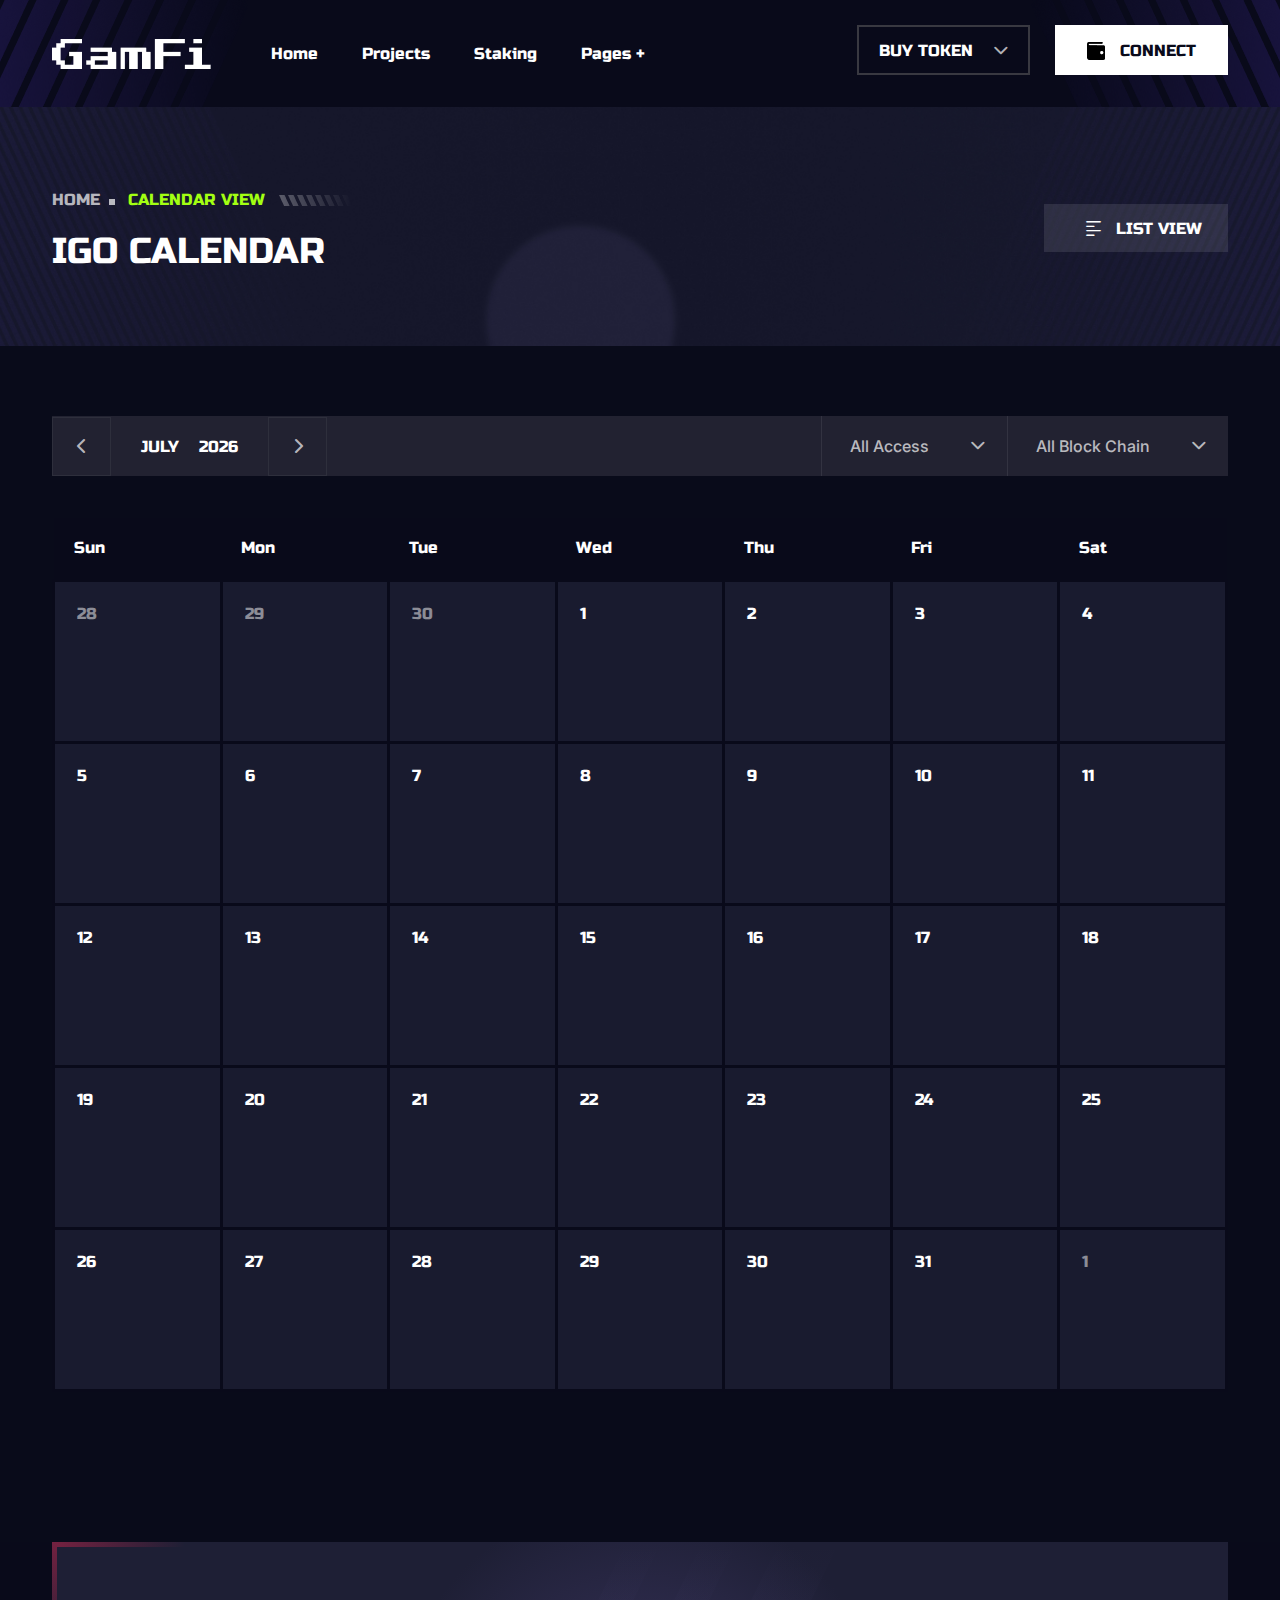
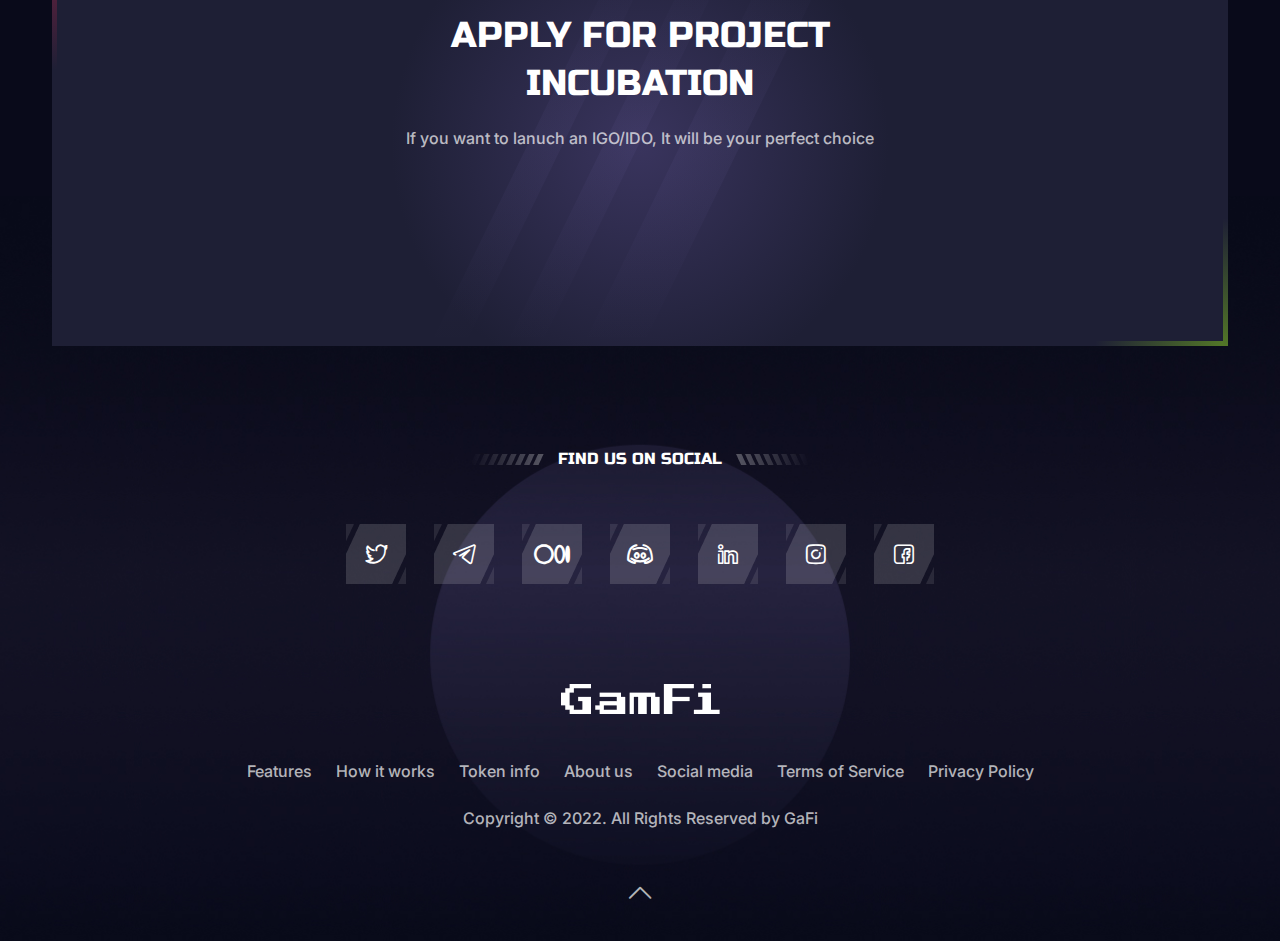
<file: calendar.html>
<!DOCTYPE html>
<html lang="zxx">
    <head>
        <!-- meta tag -->
        <meta charset="utf-8" />
        <title>GamFi - Calendar</title>
        <meta name="description" content="" />
        <!-- responsive tag -->
        <meta http-equiv="x-ua-compatible" content="ie=edge" />
        <meta name="viewport" content="width=device-width, initial-scale=1" />
        <!-- favicon -->
        <link rel="apple-touch-icon" href="assets/images/fav.png" />
        <link rel="shortcut icon" type="image/x-icon" href="assets/images/fav.png" />
        <!-- Bootstrap v4.4.1 css -->
        <link rel="stylesheet" type="text/css" href="assets/css/bootstrap.min.css" />
        <!-- animate css -->
        <link rel="stylesheet" type="text/css" href="assets/css/animate.css" />
        <!-- magnific css -->
        <link rel="stylesheet" type="text/css" href="assets/css/magnific-popup.css" />
        <!-- owl.carousel css -->
        <link rel="stylesheet" type="text/css" href="assets/css/owl.carousel.css" />
        <!-- calendar css -->
        <link rel="stylesheet" type="text/css" href="assets/css/calender.css" />
        <!-- off canvas css -->
        <link rel="stylesheet" type="text/css" href="assets/css/off-canvas.css" />
        <!-- flaticon css  -->
        <link rel="stylesheet" type="text/css" href="assets/css/ico-moon-fonts.css" />
        <!-- font awesome icon css -->
        <link rel="stylesheet" type="text/css" href="assets/css/all.min.css">
        <!-- spacing css -->
        <link rel="stylesheet" type="text/css" href="assets/css/sc-spacing.css" />
        <!-- style css -->
        <link rel="stylesheet" type="text/css" href="assets/css/style.css" />
        <!-- responsive css -->
        <link rel="stylesheet" type="text/css" href="assets/css/responsive.css" />
    </head>
    <body>
        <!--Preloader area start here-->
        <div class="loader_first">
            <div class="circular-spinner"></div>
        </div>
        <!--Preloader area End here-->

        <!--Header Start-->
        <header id="gamfi-header" class="gamfi-header-section default-header">
            <div class="menu-area menu-sticky">
                <div class="container">
                    <div class="heaader-inner-area d-flex justify-content-between align-items-center">
                        <div class="gamfi-logo-area d-flex justify-content-between align-items-center">
                            <div class="logo">
                                <a href="index.html"><img src="assets/images/logo.png" alt="logo" /></a>
                            </div>
                            <div class="header-menu">
                                <ul class="nav-menu">
                                <li><a href="index.html">Home</a>
                                    <ul class="sub-menu">
                                        <li><a href="index.html">Home 1</a></li>
                                        <li><a href="index2.html">Home 2</a></li>
                                        <li><a href="index3.html">Home 3</a></li>
                                        <li><a href="index4.html">Home 4</a></li>
                                    </ul>
                                </li>
                                <li><a href="project.html">Projects</a>
                                    <ul class="sub-menu">
                                        <li><a href="project-clasic.html">Projects Clasic 1</a></li>
                                        <li><a href="project-clasic-2.html">Projects Clasic 2</a></li>
                                        <li><a href="project.html">Projects List</a></li>
                                        <li><a href="explore.html">Projects Grid</a></li>
                                        <li><a href="calendar.html">Project Calendar</a></li>
                                        <li><a href="project-details.html">Project Details 1</a></li>
                                        <li><a href="project_details2.html">Project Details 2</a></li>
                                    </ul>
                                </li>
                                <li><a href="staking.html">Staking</a>
                                    <ul class="sub-menu">
                                        <li><a href="staking.html">Staking 1</a></li>
                                        <li><a href="staking-2.html">Staking 2</a></li>
                                        <li><a href="staking-3.html">Staking 3</a></li>
                                        <li><a href="staking-4.html">Staking 4</a></li>
                                        <li><a href="staking-5-lp.html">Staking 5 LP</a></li>
                                    </ul>
                                </li>
                                <li class="mega_menu_hov"><a href="#">Pages +</a>
                                    <!-- Mega Menu Start -->
                                    <div class="gamfi_mega_menu_sect">
                                        <div class="gamfi_mega_menu">
                                            <div class="container">
                                                <div class="mega_menu_content">
                                                    <div class="mega_menu_left_sect">
                                                        <div class="mega_menu_left_bg_sect">
                                                            <div class="mega_menu_left_bg">
                                                                <div class="mega_menu_left_bg_color">

                                                                </div>
                                                            </div>
                                                        </div>
                                                        <div class="home_menu_list">
                                                            <div class="home_menu_list_headings">
                                                                <h2>Home Pages</h2>
                                                                <span><img src="assets/images/megaMenu/border-buttomShape.png" alt="" class="img-fluid" /></span>
                                                            </div>
                                                            <ul>
                                                                <li>
                                                                    <a href="index.html">01 <span><img src="assets/images/megaMenu/index-V1.png" alt="Index V1" class="img-fluid" /></span></a>
                                                                </li>
                                                                <li>
                                                                    <a href="index2.html">02 <span><img src="assets/images/megaMenu/index-V2.png" alt="Index V2" class="img-fluid" /></span></a>
                                                                </li>
                                                                <li>
                                                                    <a href="index3.html">03 <span><img src="assets/images/megaMenu/index-V3.png" alt="Index V3" class="img-fluid" /></span></a>
                                                                </li>
                                                                <li>
                                                                    <a href="index4.html">04 <span><img src="assets/images/megaMenu/index-V4.png" alt="Index V3" class="img-fluid" /></span></a>
                                                                </li>
                                                            </ul>
                                                        </div>
                                                    </div>

                                                    <div class="home_menu_right_sect">
                                                        <div class="">

                                                        </div>
                                                        <div class="menu_column project_column">
                                                            <div class="menu_headings">
                                                                <h2>PROJECT PAGES</h2>
                                                                <span><img src="assets/images/megaMenu/border-buttomShape.png" alt="" class="img-fluid" /></span>
                                                            </div>
                                                            <ul>
                                                                <li><a href="project-clasic.html">Projects Clasic 1</a> <span class="hot">HOT</span></li>
                                                                <li><a href="project-clasic-2.html">Projects Clasic 2</a> <span class="new">NEW</span></li>
                                                                <li><a href="project.html">Projects List</a></li>
                                                                <li><a href="explore.html">Project Grid</a></li>
                                                                <li><a href="calendar.html">Project Calendar</a></li>
                                                                <li><a href="project-details.html">Project Details 1</a></li>
                                                                <li><a href="project_details2.html">Project Details 2</a> <span class="hot">HOT</span></li>
                                                                <li><a href="igo-ranking.html">Project Ranking</a></li>
                                                            </ul>
                                                        </div>

                                                        <div class="two_menu_column">
                                                            <div class="menu_column project_column">
                                                                <div class="menu_headings">
                                                                    <h2>STAKE & Farm</h2>
                                                                    <span><img src="assets/images/megaMenu/border-buttomShape.png" alt="" class="img-fluid" /></span>
                                                                </div>
                                                                <ul>
                                                                    <li><a href="staking.html">Staking One</a></li>
                                                                    <li><a href="staking-2.html">Staking Two</a></li>
                                                                    <li><a href="staking-3.html">Staking Three</a> <span class="new">NEW</span></li>
                                                                    <li><a href="staking-4.html">Staking Four</a> <span class="new">NEW</span> <span class="hot">HOT</span></li>
                                                                    <li><a href="staking-5-lp.html">Staking Five LP</a> <span class="new">NEW</span></li>
                                                                    <li><a href="farm.html">Farming</a></li>
                                                                    <li><a href="leaderboard.html">Leaderboard</a></li>
                                                                </ul>
                                                            </div>
                                                            
                                                            <div class="menu_column project_column">
                                                                <div class="menu_headings">
                                                                    <h2>BLOG PAGES</h2>
                                                                    <span><img src="assets/images/megaMenu/border-buttomShape.png" alt="" class="img-fluid" /></span>
                                                                </div>
                                                                <ul>
                                                                    <li><a href="blog-grid.html">Blog Grid</a></li>
                                                                    <li><a href="blog-clasic.html">Blog Classic</a></li>
                                                                    <li><a href="blog-details.html">Artcles Details</a></li>
                                                                </ul>
                                                            </div>
                                                        </div>

                                                        <div class="two_menu_column">
                                                            <div class="menu_column project_column">
                                                                <div class="menu_headings">
                                                                    <h2>TOKENOMIC & TIER</h2>
                                                                    <span><img src="assets/images/megaMenu/border-buttomShape.png" alt="" class="img-fluid" /></span>
                                                                </div>
                                                                <ul>
                                                                    <li><a href="tier.html">Tier System 1</a></li>
                                                                    <li><a href="tier-2.html">Tier System 2</a><span class="hot">HOT</span></li>
                                                                    <li><a href="tier-3.html">Tier System 3</a></li>
                                                                    <li><a href="tokenomics.html">Tokenomics</a></li>
                                                                </ul>
                                                            </div>

                                                            <div class="menu_column project_column">
                                                                <div class="menu_headings">
                                                                    <h2>other Pages</h2>
                                                                    <span><img src="assets/images/megaMenu/border-buttomShape.png" alt="" class="img-fluid" /></span>
                                                                </div>
                                                                <ul>
                                                                    <li><a href="governance.html">Governance</a> <span class="new">NEW</span> <span class="hot">HOT</span></li>
                                                                    <li><a href="governance-details.html">Voting Details</a> <span class="new">NEW</span></li>
                                                                    <li><a href="get-in-touch.html">Contact Us</a></li>
                                                                    <li><a href="roadmap.html">Roadmap</a></li>
                                                                    <li><a href="faq.html">FAQs</a></li>
                                                                    <li><a href="igo-apply.html">Apply For Project</a></li>
                                                                    <li><a href="teamdetails.html">Team Details</a></li>
                                                                </ul>
                                                            </div>
                                                            
                                                        </div>

                                                        <div class="menu_column project_column">
                                                            <div class="menu_headings">
                                                                <h2>AUth Pages</h2>
                                                                <span><img src="assets/images/megaMenu/border-buttomShape.png" alt="" class="img-fluid" /></span>
                                                            </div>
                                                            <ul>
                                                                <li><a href="kyc-process.html">KYC Step 01</a> <span class="hot">HOT</span></li>
                                                                <li><a href="kyc-process-step2.html">KYC Step 02</a></li>
                                                                <li><a href="kyc-process-step3.html">KYC Step 03</a></li>
                                                                <li><a href="connect-wallet.html">Connect Wallet</a></li>
                                                                <li><a href="#" data-bs-toggle="modal" data-bs-target="#exampleModal">Wallet Module</a></li>
                                                                <li><a href="signup.html">Register</a></li>
                                                                <li><a href="signin.html">Login</a></li>
                                                                <li><a href="forget-password.html">Forget Password</a></li>
                                                            </ul>
                                                        </div>

                                                    </div>
                                                </div>
                                            </div>
                                        </div>
                                    </div>
                                    <!-- Mega Menu End -->
                                </li>
                            </ul>
                            </div>
                        </div>
                        <div class="gamfi-btn-area">
                            <ul>
                                <li>
                                    <a id="nav-expander" class="nav-expander bar" href="#">
                                        <div class="bar">
                                            <span class="dot1"></span>
                                            <span class="dot2"></span>
                                            <span class="dot3"></span>
                                        </div>
                                    </a>
                                </li>
                                <li class="buy-token">
                                    <a class="readon black-shape" href="#">
                                        <span class="btn-text">Buy Token </span>
                                        <i class="icon-arrow_down"></i>
                                        <span class="hover-shape1"></span>
                                        <span class="hover-shape2"></span>
                                        <span class="hover-shape3"></span>
                                    </a>
                                    <ul>
                                        <li><a href="#"><img src="assets/images/icons/pancake.png" alt="pancake"> PancakeSwap</a></li>
                                        <li><a href="#"><img src="assets/images/icons/uniswap.png" alt="uniswap"> UniSwap</a></li>
                                        <li><a href="#"><img src="assets/images/icons/market.png" alt="market"> CoinMarketCap</a></li>
                                        <li><a href="#"><img src="assets/images/icons/gate.png" alt="gate"> Gate.io</a></li>
                                    </ul>
                                </li>
                                <li class="connect-btn-wrapper">
                                    <button type="button" class="connect-btn readon white-btn hover-shape" data-bs-toggle="modal" data-bs-target="#exampleModal"><img src="assets/images/icons/connect.png" alt="Icon"> 
                                        <span class="btn-text">Connect </span>
                                        <span class="hover-shape1"></span>
                                        <span class="hover-shape2"></span>
                                        <span class="hover-shape3"></span>
                                    </button>
                                </li>
                            </ul>
                        </div>
                    </div>
                </div>
            </div>
            <!-- Canvas Mobile Menu start -->
            <nav class="right_menu_togle mobile-navbar-menu" id="mobile-navbar-menu">
                <div class="close-btn">
                    <a id="nav-close2" class="nav-close">
                        <div class="line">
                            <span class="line1"></span>
                            <span class="line2"></span>
                        </div>
                    </a>
                </div>
                <div class="sidebar-logo mb-30">
                    <a href="index.html"><img src="assets/images/logo-dark.png" alt=""></a>
                </div>
                <ul class="nav-menu">
                <li class="current-menu-item"><a href="index.html">Home</a>
                    <ul class="sub-menu">
                        <li><a href="index.html">Home 1</a></li>
                        <li><a href="index2.html">Home 2</a></li>
                        <li><a href="index3.html">Home 3</a></li>
                        <li><a href="index4.html">Home 4</a></li>
                    </ul>
                </li>
                <li><a href="project.html">Projects</a>
                    <ul class="sub-menu">
                        <li><a href="project-clasic.html">Projects Clasic 1</a></li>
                        <li><a href="project-clasic-2.html">Projects Clasic 2</a></li>
                        <li><a href="project.html">Projects List</a></li>
                        <li><a href="explore.html">Project Grid</a></li>
                        <li><a href="calendar.html">Project Calendar</a></li>
                        <li><a href="project-details.html">Project Details 1</a></li>
                        <li><a href="project_details2.html">Project Details 2</a></li>
                        <li><a href="igo-ranking.html">Project Ranking</a></li>
                    </ul>
                </li>
                <li><a href="staking.html">Staking</a>
                    <ul class="sub-menu">
                        <li><a href="staking.html">Staking 1</a></li>
                        <li><a href="staking-2.html">Staking 2</a></li>
                        <li><a href="staking-3.html">Staking 3</a></li>
                        <li><a href="staking-4.html">Staking 4</a></li>
                        <li><a href="staking-5-lp.html">Staking 5 LP</a></li>
                    </ul>
                </li>
                <li class="menu-item-has-children">
                    <a href="#">Pages</a>
                    <ul class="sub-menu">
                        <li class="menu-item-has-children"><a href="project.html">Projects Pages</a>
                            <ul class="sub-menu">
                                <li><a href="project-clasic.html">Projects Clasic 1</a></li>
                                <li><a href="project-clasic-2.html">Projects Clasic 2</a></li>
                                <li><a href="project.html">Projects List</a></li>
                                <li><a href="explore.html">Project Grid</a></li>
                                <li><a href="calendar.html">Project Calendar</a></li>
                                <li><a href="project-details.html">Project Details 1</a></li>
                                <li><a href="project_details2.html">Project Details 2</a></li>
                                <li><a href="igo-ranking.html">Project Ranking</a></li>
                            </ul>
                        </li>
                        <li class="menu-item-has-children"><a href="#">Stake & Farm</a>
                            <ul class="sub-menu">
                                <li><a href="staking.html">Staking 1</a></li>
                                <li><a href="staking-2.html">Staking 2</a></li>
                                <li><a href="staking-3.html">Staking 3</a></li>
                                <li><a href="staking-4.html">Staking 4</a></li>
                                <li><a href="staking-5-lp.html">Staking 5 LP</a></li>
                                <li><a href="farm.html">Farming</a></li>
                                <li><a href="leaderboard.html">Leaderboard</a></li>
                            </ul>
                        </li>
                        <li class="menu-item-has-children"><a href="#">Other Pages</a>
                            <ul class="sub-menu">
                                <li><a href="get-in-touch.html">Contact Us</a></li>
                                <li><a href="roadmap.html">Roadmap</a></li>
                                <li><a href="faq.html">FAQs</a></li>
                                <li><a href="igo-apply.html">Apply For Project</a></li>
                                <li><a href="teamdetails.html">Team Details</a></li>
                            </ul>
                        </li>
                        <li class="menu-item-has-children"><a href="#">Tokenomics & Tier</a>
                            <ul class="sub-menu">
                                <li><a href="tier.html">Tier System 1</a></li>
                                <li><a href="tier-2.html">Tier System 2</a></li>
                                <li><a href="tier-3.html">Tier System 3</a></li>
                                <li><a href="tokenomics.html">Tokenomics</a></li>
                            </ul>
                        </li>
                        <li class="menu-item-has-children"><a href="#">Blog & Pages</a>
                            <ul class="sub-menu">
                                <li><a href="blog-grid.html">Blog Grid</a></li>
                                <li><a href="blog-clasic.html">Blog Classic</a></li>
                                <li><a href="blog-details.html">Artcles Details</a></li>
                            </ul>
                        </li>
                        <li class="menu-item-has-children"><a href="signin.html">Auth Pages</a>
                            <ul class="sub-menu">
                                <li><a href="kyc-process.html">KYC Step 01</a></li>
                                <li><a href="kyc-process-step2.html">KYC Step 02</a></li>
                                <li><a href="kyc-process-step3.html">KYC Step 03</a></li>
                                <li><a href="connect-wallet.html">Connect Wallet</a></li>
                                <li><a href="#" data-bs-toggle="modal" data-bs-target="#exampleModal">Wallet Module</a></li>
                                <li><a href="signup.html">Register</a></li>
                                <li><a href="signin.html">Login</a></li>
                                <li><a href="forget-password.html">Forgot Password</a></li>
                            </ul>
                        </li>
                    </ul>
                </li>
                <li class="menu-item-has-children">
                    <a href="#">Buy Token</a>
                    <ul class="sub-menu">
                        <li><a href="#">PancakeSwap</a></li>
                        <li><a href="#">UniSwap</a></li>
                        <li><a href="#">CoinMarketCap</a></li>
                        <li><a href="#">Gate.io</a></li>
                    </ul>
                </li>
                <li class="connect-btn-wrapper">
                    <button type="button" class="readon black-shape-big connect-wallet-btn-for-mobile" data-bs-toggle="modal" data-bs-target="#exampleModal"><img src="assets/images/icons/connect_white.png" alt="Icon">
                        <span class="btn-text">Connect </span>
                        <span class="hover-shape1"></span>
                        <span class="hover-shape2"></span>
                        <span class="hover-shape3"></span>
                    </button>
                </li>
            </ul>
            </nav>
            <!-- Canvas Menu end -->
        </header>
        <!--Header End-->

        <!-- Breadcrumbs Section Start -->
        <div class="gamfi-breadcrumbs-section">
            <div class="container">
                <div class="row">
                    <div class="col-lg-5">
                        <div class="breadcrumbs-area sec-heading">
                            <div class="sub-inner mb-15">
                                <a class="breadcrumbs-link" href="index.html">Home</a>
                                <span class="sub-title">Calendar View</span>
                                <img class="heading-left-image" src="assets/images/icons/steps.png" alt="Steps-Image" />
                            </div>
                            <h2 class="title mb-0">IGO Calendar</h2>
                        </div>
                    </div>
                    <div class="col-lg-7 breadcrumbs-form md-mt-30">
                        <div class="btn-area">
                            <a class="readon black-shape" href="project.html">
                                <i class="icon-list"></i>
                                <span class="btn-text">List View</span>
                                <span class="hover-shape1"></span>
                                <span class="hover-shape2"></span>
                                <span class="hover-shape3"></span>
                            </a>
                        </div>
                    </div>
                </div>
            </div>
        </div>
        <!-- Breadcrumbs  Section End -->

        <!-- Previous Section Start -->
        <div class="gamfi-previous-section pt-70 pb-130 md-pb-50">
            <div class="container">
                <div class="row">
                    <div class="col-md-12">
                        <!-- Calendar body start -->
                        <div id="container" class="calendar-container">
                        </div>
                        <!-- Event Modal Container -->
                        <div class="modal fade" id="eventModal" tabindex="-1">
                            <div class="modal-dialog eventContainer" role="document">
                                <div class="modal-content eventCard">
                                    <div class="modal-header">
                                    </div>
                                    <div class="modal-body">
                                    </div>
                                </div>
                            </div>
                        </div>
                        <!-- End Modal -->
                    </div>
                </div>
            </div>
        </div>
        <!-- Previous Section End -->

         <!-- Footer Section Start -->
         <div class="gamfi-footer-section">
            <div class="container">
                <div class="footer-cta-area text-center active-shape hover-shape-inner">
                    <h2 class="title mb-15">
                        Apply for project<br />
                        incubation
                    </h2>
                    <p class="dsc mb-40">
                        If you want to lanuch an IGO/IDO, It will be your perfect choice
                    </p>
                    <a class="theme-btn d-inline-block wow fadeInUp" data-wow-delay="300ms" data-wow-duration="2500ms" href="igo-apply.html">
                        <span>Apply For IGO</span>
                        <div class="hover-shape1"></div>
                        <div class="hover-shape2"></div>
                        <div class="hover-shape3"></div>
                    </a>
                    <span class="border-shadow shadow-1"></span>
                    <span class="border-shadow shadow-2"></span>
                    <span class="border-shadow shadow-3"></span>
                    <span class="border-shadow shadow-4"></span>
                    <span class="hover-shape-bg hover_shape1"></span>
                    <span class="hover-shape-bg hover_shape2"></span>
                    <span class="hover-shape-bg hover_shape3"></span>
                </div>
            </div>
            <div class="footer-area">
                <div class="container">
                    <div class="sec-heading text-center">
                        <div class="sub-inner mb-52">
                            <img class="heading-right-image" src="assets/images/icons/steps2.png" alt="Steps-Image"/>
                            <span class="sub-title white-color">Find us on Social</span>
                            <img class="heading-left-image" src="assets/images/icons/steps.png" alt="Steps-Image"/>
                        </div>
                    </div>
                    <div class="footer-listing text-center mb-100 md-mb-70">
                        <ul class="footer-icon-list">
                            <li>
                                <a href="#">
                                    <i class="icon-twitter"></i>
                                </a>
                            </li>
                            <li>
                                <a href="#">
                                    <i class="icon-telegram"></i>
                                </a>
                            </li>
                            <li>
                                <a href="#">
                                    <i class="icon-medium"></i>
                                </a>
                            </li>
                            <li>
                                <a href="#">
                                    <i class="icon-discord"></i>
                                </a>
                            </li>
                            <li>
                                <a href="#">
                                    <i class="icon-linkedin"></i>
                                </a>
                            </li>
                            <li>
                                <a href="#">
                                    <i class="icon-instagram"></i>
                                </a>
                            </li>
                            <li>
                                <a href="#">
                                    <i class="icon-facebook"></i>
                                </a>
                            </li>
                        </ul>
                    </div>
                    <div class="footer-logo text-center mb-45">
                       <a href="index.html">
                            <img src="assets/images/logo.png" alt="Footer-logo" />
                       </a>
                    </div>
                    <div class="footer-mainmenu text-center mb-20">
                        <ul>
                            <li>
                                <a href="#">Features</a>
                            </li>
                            <li>
                                <a href="#">How it works</a>
                            </li>
                            <li>
                                <a href="#">Token info</a>
                            </li>
                            <li>
                                <a href="#">About us</a>
                            </li>
                            <li>
                                <a href="#">Social media</a>
                            </li>
                            <li>
                                <a href="#">Terms of Service</a>
                            </li>
                            <li>
                                <a href="#">Privacy Policy</a>
                            </li>
                        </ul>
                    </div>
                    <div class="copyright-area text-center mb-0">
                        <p class="dsc mb-37">
                            Copyright © 2022. All Rights Reserved by 
                            <a target="_blank" class="gafi" href="#">GaFi</a>
                        </p>
                    </div>
                    <div class="scrollup text-center">
                        <a href="#">
                            <i class="icon-arrow_up"></i>
                        </a>
                    </div>
                </div>
            </div>
        </div>
        <!-- Footer Section End -->

        <!-- Modal Section Start-->
        <div class="modal fade" id="exampleModal" tabindex="-1" aria-labelledby="exampleModalLabel" aria-hidden="true">
            <div class="modal-dialog modal-dialog-centered">
                <div class="modal-content">
                    <div class="modal-header">
                        <h4 class="modals-title  mb-0" id="exampleModalLabel">Connect Wallet</h4>
                        <button type="button" class="btn-close" data-bs-dismiss="modal" aria-label="Close">
                            <i class="icon-x"></i>
                        </button>
                    </div>
                    <div class="modal-body">
                        <p class="mb-20">Please select a wallet to connect to this marketplace</p>
                        <div class="connect-section">
                            <ul class="heading-list">
                                <li>
                                    <a href="#" class="connect-meta">
                                        <span>
                                            <img src="assets/images/icons/meta-mask.png" alt="Meta-mask-Image">
                                        </span>
                                        MetaMask
                                    </a>
                                </li>
                                <li>
                                    <a href="#">
                                        <span>
                                            <img src="assets/images/icons/coinbase.png" alt="Coinbase-Image">
                                        </span>
                                        Coinbase
                                    </a>
                                </li>
                                <li>
                                    <a href="#">
                                        <span>
                                            <img src="assets/images/icons/trust.png" alt="Trust-Image">
                                        </span>
                                        Trust Wallet
                                    </a>
                                </li>
                                <li>
                                    <a href="#">
                                        <span>
                                            <img src="assets/images/icons/wallet.png" alt="Wallet-Image">
                                        </span>
                                        WalletConnect
                                    </a>
                                </li>
                            </ul>
                        </div>
                        <p>
                            By connecting your wallet, you agree to our 
                            <a href="#">
                                <span class="modal-title">Terms of Service </span>
                            </a>
                            and our 
                            <a href="#">
                                <span class="modal-title"> Privacy Policy</span>
                            </a>.
                        </p>
                    </div>
                </div>
            </div>
        </div>
        <!-- Modal Section End-->

        <!-- Modal Section Start-->
        <div class="modal fade" id="download-metamask" tabindex="-1" aria-labelledby="exampleModalLabel" aria-hidden="true">
            <div class="modal-dialog modal-dialog-centered">
                <div class="modal-content">
                    <div class="modal-header">
                        <h4 class="modals-title  mb-0" id="exampleModalLabel">Connect Wallet</h4>
                        <button type="button" class="btn-close" data-bs-dismiss="modal" aria-label="Close">
                            <i class="icon-x"></i>
                        </button>
                    </div>
                    <div class="modal-body">
                        <p class="mb-20">Please download & install metamask extension!</p>
                        <div class="connect-section">
                            <ul class="heading-list">
                                <li>
                                    <a target="_blank" href="https://metamask.io/download/">
                                        <span>
                                            <img src="assets/images/icons/meta-mask.png" alt="Meta-mask-Image">
                                        </span>
                                        MetaMask
                                    </a>
                                </li>
                            </ul>
                        </div>
                    </div>
                </div>
            </div>
        </div>
        <!-- Modal Section End-->
        
        <!-- Meta Mask Connect -->
        <script src="assets/js/web3.min.js"></script>
        <script src="assets/js/metamask.js"></script>
        
        <!-- modernizr js -->
        <script src="assets/js/modernizr-2.8.3.min.js"></script>
        <!-- jquery latest version -->
        <script src="assets/js/jquery.min.js"></script>
        <!-- Bootstrap v4.4.1 js -->
        <script src="assets/js/bootstrap.min.js"></script>
        <!-- popup.min js -->
        <script src="assets/js/jquery.magnific-popup.min.js"></script>
        <!-- imagesloaded.pkgd.min js -->
        <script src="assets/js/imagesloaded.pkgd.min.js"></script>
        <!-- wow js -->
        <script src="assets/js/wow.min.js"></script>
        <script src="assets/js/jquery.counterup.min.js"></script>
        <!-- counter top js -->
        <script src="assets/js/waypoints.min.js"></script>
        <!-- owl.carousel js -->
        <script src="assets/js/owl.carousel.min.js"></script>
        <!-- calendar js -->
        <script src="assets/js/calendar.js"></script>
        <script src="assets/js/entries.js"></script>
        <!-- plugins js -->
        <script src="assets/js/plugins.js"></script>
        <!-- main js -->
        <script src="assets/js/main.js"></script>
        <script src="assets/js/metamaskhandler.js"></script>
        <!-- calender active js -->
        <script src="assets/js/custom/calendar-active.js"></script>
    </body>
</html>
</file>
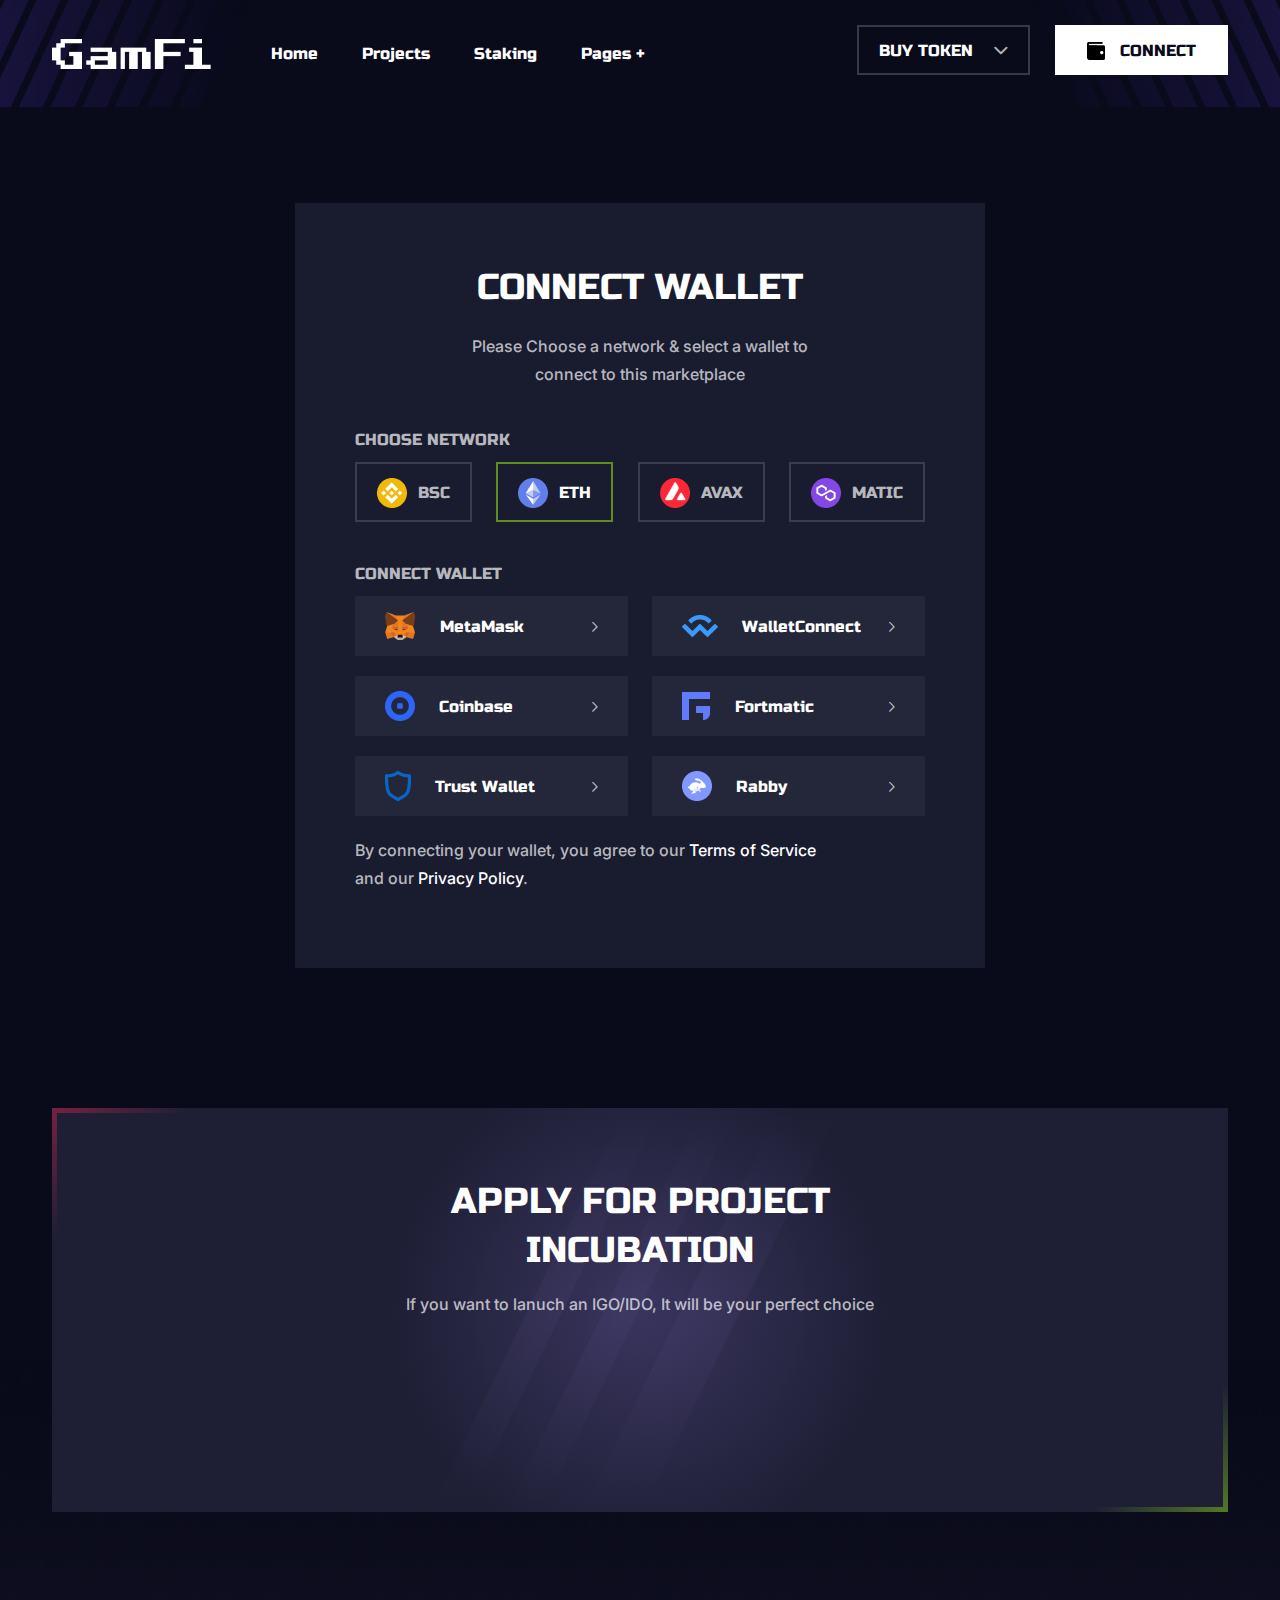
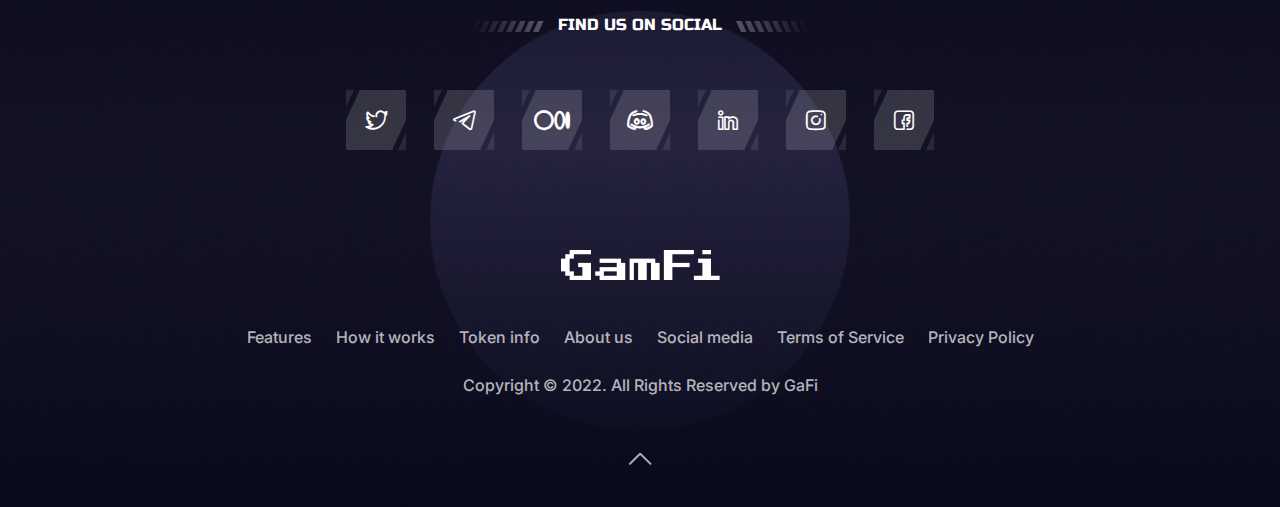
<file: connect-wallet.html>
<!DOCTYPE html>
<html lang="zxx">
    <head>
        <!-- meta tag -->
        <meta charset="utf-8" />
        <title>GamFi - Connect Wallet</title>
        <meta name="description" content="" />
        <!-- responsive tag -->
        <meta http-equiv="x-ua-compatible" content="ie=edge" />
        <meta name="viewport" content="width=device-width, initial-scale=1" />
        <!-- favicon -->
        <link rel="apple-touch-icon" href="assets/images/fav.png" />
        <link rel="shortcut icon" type="image/x-icon" href="assets/images/fav.png" />
        <!-- Bootstrap v4.4.1 css -->
        <link rel="stylesheet" type="text/css" href="assets/css/bootstrap.min.css" />
        <!-- animate css -->
        <link rel="stylesheet" type="text/css" href="assets/css/animate.css" />
        <!-- magnific css -->
        <link rel="stylesheet" type="text/css" href="assets/css/magnific-popup.css" />
        <!-- owl.carousel css -->
        <link rel="stylesheet" type="text/css" href="assets/css/owl.carousel.css" />
        <!-- off canvas css -->
        <link rel="stylesheet" type="text/css" href="assets/css/off-canvas.css" />
        <!-- flaticon css  -->
        <link rel="stylesheet" type="text/css" href="assets/css/ico-moon-fonts.css" />
        <!-- font awesome icon css -->
        <link rel="stylesheet" type="text/css" href="assets/css/all.min.css">
        <!-- spacing css -->
        <link rel="stylesheet" type="text/css" href="assets/css/sc-spacing.css" />
        <!-- style css -->
        <link rel="stylesheet" type="text/css" href="assets/css/style.css" />
        <!-- responsive css -->
        <link rel="stylesheet" type="text/css" href="assets/css/responsive.css" />
    </head>
	<body>

        <!--Preloader area start here-->
        <div class="loader_first">
            <div class="circular-spinner"></div>
        </div>
        <!--Preloader area End here-->

		<!--Header Start-->
        <header id="gamfi-header" class="gamfi-header-section default-header">
            <div class="menu-area menu-sticky">
                <div class="container">
                    <div class="heaader-inner-area d-flex justify-content-between align-items-center">
                        <div class="gamfi-logo-area d-flex justify-content-between align-items-center">
                            <div class="logo">
                                <a href="index.html"><img src="assets/images/logo.png" alt="logo" /></a>
                            </div>
                            <div class="header-menu">
                                <ul class="nav-menu">
                                <li><a href="index.html">Home</a>
                                    <ul class="sub-menu">
                                        <li><a href="index.html">Home 1</a></li>
                                        <li><a href="index2.html">Home 2</a></li>
                                        <li><a href="index3.html">Home 3</a></li>
                                        <li><a href="index4.html">Home 4</a></li>
                                    </ul>
                                </li>
                                <li><a href="project.html">Projects</a>
                                    <ul class="sub-menu">
                                        <li><a href="project-clasic.html">Projects Clasic 1</a></li>
                                        <li><a href="project-clasic-2.html">Projects Clasic 2</a></li>
                                        <li><a href="project.html">Projects List</a></li>
                                        <li><a href="explore.html">Projects Grid</a></li>
                                        <li><a href="calendar.html">Project Calendar</a></li>
                                        <li><a href="project-details.html">Project Details 1</a></li>
                                        <li><a href="project_details2.html">Project Details 2</a></li>
                                    </ul>
                                </li>
                                <li><a href="staking.html">Staking</a>
                                    <ul class="sub-menu">
                                        <li><a href="staking.html">Staking 1</a></li>
                                        <li><a href="staking-2.html">Staking 2</a></li>
                                        <li><a href="staking-3.html">Staking 3</a></li>
                                        <li><a href="staking-4.html">Staking 4</a></li>
                                        <li><a href="staking-5-lp.html">Staking 5 LP</a></li>
                                    </ul>
                                </li>
                                <li class="mega_menu_hov"><a href="#">Pages +</a>
                                    <!-- Mega Menu Start -->
                                    <div class="gamfi_mega_menu_sect">
                                        <div class="gamfi_mega_menu">
                                            <div class="container">
                                                <div class="mega_menu_content">
                                                    <div class="mega_menu_left_sect">
                                                        <div class="mega_menu_left_bg_sect">
                                                            <div class="mega_menu_left_bg">
                                                                <div class="mega_menu_left_bg_color">

                                                                </div>
                                                            </div>
                                                        </div>
                                                        <div class="home_menu_list">
                                                            <div class="home_menu_list_headings">
                                                                <h2>Home Pages</h2>
                                                                <span><img src="assets/images/megaMenu/border-buttomShape.png" alt="" class="img-fluid" /></span>
                                                            </div>
                                                            <ul>
                                                                <li>
                                                                    <a href="index.html">01 <span><img src="assets/images/megaMenu/index-V1.png" alt="Index V1" class="img-fluid" /></span></a>
                                                                </li>
                                                                <li>
                                                                    <a href="index2.html">02 <span><img src="assets/images/megaMenu/index-V2.png" alt="Index V2" class="img-fluid" /></span></a>
                                                                </li>
                                                                <li>
                                                                    <a href="index3.html">03 <span><img src="assets/images/megaMenu/index-V3.png" alt="Index V3" class="img-fluid" /></span></a>
                                                                </li>
                                                                <li>
                                                                    <a href="index4.html">04 <span><img src="assets/images/megaMenu/index-V4.png" alt="Index V3" class="img-fluid" /></span></a>
                                                                </li>
                                                            </ul>
                                                        </div>
                                                    </div>

                                                    <div class="home_menu_right_sect">
                                                        <div class="">

                                                        </div>
                                                        <div class="menu_column project_column">
                                                            <div class="menu_headings">
                                                                <h2>PROJECT PAGES</h2>
                                                                <span><img src="assets/images/megaMenu/border-buttomShape.png" alt="" class="img-fluid" /></span>
                                                            </div>
                                                            <ul>
                                                                <li><a href="project-clasic.html">Projects Clasic 1</a> <span class="hot">HOT</span></li>
                                                                <li><a href="project-clasic-2.html">Projects Clasic 2</a> <span class="new">NEW</span></li>
                                                                <li><a href="project.html">Projects List</a></li>
                                                                <li><a href="explore.html">Project Grid</a></li>
                                                                <li><a href="calendar.html">Project Calendar</a></li>
                                                                <li><a href="project-details.html">Project Details 1</a></li>
                                                                <li><a href="project_details2.html">Project Details 2</a> <span class="hot">HOT</span></li>
                                                                <li><a href="igo-ranking.html">Project Ranking</a></li>
                                                            </ul>
                                                        </div>

                                                        <div class="two_menu_column">
                                                            <div class="menu_column project_column">
                                                                <div class="menu_headings">
                                                                    <h2>STAKE & Farm</h2>
                                                                    <span><img src="assets/images/megaMenu/border-buttomShape.png" alt="" class="img-fluid" /></span>
                                                                </div>
                                                                <ul>
                                                                    <li><a href="staking.html">Staking One</a></li>
                                                                    <li><a href="staking-2.html">Staking Two</a></li>
                                                                    <li><a href="staking-3.html">Staking Three</a> <span class="new">NEW</span></li>
                                                                    <li><a href="staking-4.html">Staking Four</a> <span class="new">NEW</span> <span class="hot">HOT</span></li>
                                                                    <li><a href="staking-5-lp.html">Staking Five LP</a> <span class="new">NEW</span></li>
                                                                    <li><a href="farm.html">Farming</a></li>
                                                                    <li><a href="leaderboard.html">Leaderboard</a></li>
                                                                </ul>
                                                            </div>
                                                            
                                                            <div class="menu_column project_column">
                                                                <div class="menu_headings">
                                                                    <h2>BLOG PAGES</h2>
                                                                    <span><img src="assets/images/megaMenu/border-buttomShape.png" alt="" class="img-fluid" /></span>
                                                                </div>
                                                                <ul>
                                                                    <li><a href="blog-grid.html">Blog Grid</a></li>
                                                                    <li><a href="blog-clasic.html">Blog Classic</a></li>
                                                                    <li><a href="blog-details.html">Artcles Details</a></li>
                                                                </ul>
                                                            </div>
                                                        </div>

                                                        <div class="two_menu_column">
                                                            <div class="menu_column project_column">
                                                                <div class="menu_headings">
                                                                    <h2>TOKENOMIC & TIER</h2>
                                                                    <span><img src="assets/images/megaMenu/border-buttomShape.png" alt="" class="img-fluid" /></span>
                                                                </div>
                                                                <ul>
                                                                    <li><a href="tier.html">Tier System 1</a></li>
                                                                    <li><a href="tier-2.html">Tier System 2</a><span class="hot">HOT</span></li>
                                                                    <li><a href="tier-3.html">Tier System 3</a></li>
                                                                    <li><a href="tokenomics.html">Tokenomics</a></li>
                                                                </ul>
                                                            </div>

                                                            <div class="menu_column project_column">
                                                                <div class="menu_headings">
                                                                    <h2>other Pages</h2>
                                                                    <span><img src="assets/images/megaMenu/border-buttomShape.png" alt="" class="img-fluid" /></span>
                                                                </div>
                                                                <ul>
                                                                    <li><a href="governance.html">Governance</a> <span class="new">NEW</span> <span class="hot">HOT</span></li>
                                                                    <li><a href="governance-details.html">Voting Details</a> <span class="new">NEW</span></li>
                                                                    <li><a href="get-in-touch.html">Contact Us</a></li>
                                                                    <li><a href="roadmap.html">Roadmap</a></li>
                                                                    <li><a href="faq.html">FAQs</a></li>
                                                                    <li><a href="igo-apply.html">Apply For Project</a></li>
                                                                    <li><a href="teamdetails.html">Team Details</a></li>
                                                                </ul>
                                                            </div>
                                                            
                                                        </div>

                                                        <div class="menu_column project_column">
                                                            <div class="menu_headings">
                                                                <h2>AUth Pages</h2>
                                                                <span><img src="assets/images/megaMenu/border-buttomShape.png" alt="" class="img-fluid" /></span>
                                                            </div>
                                                            <ul>
                                                                <li><a href="kyc-process.html">KYC Step 01</a> <span class="hot">HOT</span></li>
                                                                <li><a href="kyc-process-step2.html">KYC Step 02</a></li>
                                                                <li><a href="kyc-process-step3.html">KYC Step 03</a></li>
                                                                <li><a href="connect-wallet.html">Connect Wallet</a></li>
                                                                <li><a href="#" data-bs-toggle="modal" data-bs-target="#exampleModal">Wallet Module</a></li>
                                                                <li><a href="signup.html">Register</a></li>
                                                                <li><a href="signin.html">Login</a></li>
                                                                <li><a href="forget-password.html">Forget Password</a></li>
                                                            </ul>
                                                        </div>

                                                    </div>
                                                </div>
                                            </div>
                                        </div>
                                    </div>
                                    <!-- Mega Menu End -->
                                </li>
                            </ul>
                            </div>
                        </div>
                        <div class="gamfi-btn-area">
                            <ul>
                                <li>
                                    <a id="nav-expander" class="nav-expander bar" href="#">
                                        <div class="bar">
                                            <span class="dot1"></span>
                                            <span class="dot2"></span>
                                            <span class="dot3"></span>
                                        </div>
                                    </a>
                                </li>
                                <li class="buy-token">
                                    <a class="readon black-shape" href="#">
                                        <span class="btn-text">Buy Token </span>
                                        <i class="icon-arrow_down"></i>
                                        <span class="hover-shape1"></span>
                                        <span class="hover-shape2"></span>
                                        <span class="hover-shape3"></span>
                                    </a>
                                    <ul>
                                        <li><a href="#"><img src="assets/images/icons/pancake.png" alt="pancake"> PancakeSwap</a></li>
                                        <li><a href="#"><img src="assets/images/icons/uniswap.png" alt="uniswap"> UniSwap</a></li>
                                        <li><a href="#"><img src="assets/images/icons/market.png" alt="market"> CoinMarketCap</a></li>
                                        <li><a href="#"><img src="assets/images/icons/gate.png" alt="gate"> Gate.io</a></li>
                                    </ul>
                                </li>
                                <li class="connect-btn-wrapper">
                                    <button type="button" class="connect-btn readon white-btn hover-shape" data-bs-toggle="modal" data-bs-target="#exampleModal"><img src="assets/images/icons/connect.png" alt="Icon"> 
                                        <span class="btn-text">Connect </span>
                                        <span class="hover-shape1"></span>
                                        <span class="hover-shape2"></span>
                                        <span class="hover-shape3"></span>
                                    </button>
                                </li>
                            </ul>
                        </div>
                    </div>
                </div>
            </div>
            <!-- Canvas Mobile Menu start -->
            <nav class="right_menu_togle mobile-navbar-menu" id="mobile-navbar-menu">
                <div class="close-btn">
                    <a id="nav-close2" class="nav-close">
                        <div class="line">
                            <span class="line1"></span>
                            <span class="line2"></span>
                        </div>
                    </a>
                </div>
                <div class="sidebar-logo mb-30">
                    <a href="index.html"><img src="assets/images/logo-dark.png" alt=""></a>
                </div>
                <ul class="nav-menu">
                <li class="current-menu-item"><a href="index.html">Home</a>
                    <ul class="sub-menu">
                        <li><a href="index.html">Home 1</a></li>
                        <li><a href="index2.html">Home 2</a></li>
                        <li><a href="index3.html">Home 3</a></li>
                        <li><a href="index4.html">Home 4</a></li>
                    </ul>
                </li>
                <li><a href="project.html">Projects</a>
                    <ul class="sub-menu">
                        <li><a href="project-clasic.html">Projects Clasic 1</a></li>
                        <li><a href="project-clasic-2.html">Projects Clasic 2</a></li>
                        <li><a href="project.html">Projects List</a></li>
                        <li><a href="explore.html">Project Grid</a></li>
                        <li><a href="calendar.html">Project Calendar</a></li>
                        <li><a href="project-details.html">Project Details 1</a></li>
                        <li><a href="project_details2.html">Project Details 2</a></li>
                        <li><a href="igo-ranking.html">Project Ranking</a></li>
                    </ul>
                </li>
                <li><a href="staking.html">Staking</a>
                    <ul class="sub-menu">
                        <li><a href="staking.html">Staking 1</a></li>
                        <li><a href="staking-2.html">Staking 2</a></li>
                        <li><a href="staking-3.html">Staking 3</a></li>
                        <li><a href="staking-4.html">Staking 4</a></li>
                        <li><a href="staking-5-lp.html">Staking 5 LP</a></li>
                    </ul>
                </li>
                <li class="menu-item-has-children">
                    <a href="#">Pages</a>
                    <ul class="sub-menu">
                        <li class="menu-item-has-children"><a href="project.html">Projects Pages</a>
                            <ul class="sub-menu">
                                <li><a href="project-clasic.html">Projects Clasic 1</a></li>
                                <li><a href="project-clasic-2.html">Projects Clasic 2</a></li>
                                <li><a href="project.html">Projects List</a></li>
                                <li><a href="explore.html">Project Grid</a></li>
                                <li><a href="calendar.html">Project Calendar</a></li>
                                <li><a href="project-details.html">Project Details 1</a></li>
                                <li><a href="project_details2.html">Project Details 2</a></li>
                                <li><a href="igo-ranking.html">Project Ranking</a></li>
                            </ul>
                        </li>
                        <li class="menu-item-has-children"><a href="#">Stake & Farm</a>
                            <ul class="sub-menu">
                                <li><a href="staking.html">Staking 1</a></li>
                                <li><a href="staking-2.html">Staking 2</a></li>
                                <li><a href="staking-3.html">Staking 3</a></li>
                                <li><a href="staking-4.html">Staking 4</a></li>
                                <li><a href="staking-5-lp.html">Staking 5 LP</a></li>
                                <li><a href="farm.html">Farming</a></li>
                                <li><a href="leaderboard.html">Leaderboard</a></li>
                            </ul>
                        </li>
                        <li class="menu-item-has-children"><a href="#">Other Pages</a>
                            <ul class="sub-menu">
                                <li><a href="get-in-touch.html">Contact Us</a></li>
                                <li><a href="roadmap.html">Roadmap</a></li>
                                <li><a href="faq.html">FAQs</a></li>
                                <li><a href="igo-apply.html">Apply For Project</a></li>
                                <li><a href="teamdetails.html">Team Details</a></li>
                            </ul>
                        </li>
                        <li class="menu-item-has-children"><a href="#">Tokenomics & Tier</a>
                            <ul class="sub-menu">
                                <li><a href="tier.html">Tier System 1</a></li>
                                <li><a href="tier-2.html">Tier System 2</a></li>
                                <li><a href="tier-3.html">Tier System 3</a></li>
                                <li><a href="tokenomics.html">Tokenomics</a></li>
                            </ul>
                        </li>
                        <li class="menu-item-has-children"><a href="#">Blog & Pages</a>
                            <ul class="sub-menu">
                                <li><a href="blog-grid.html">Blog Grid</a></li>
                                <li><a href="blog-clasic.html">Blog Classic</a></li>
                                <li><a href="blog-details.html">Artcles Details</a></li>
                            </ul>
                        </li>
                        <li class="menu-item-has-children"><a href="signin.html">Auth Pages</a>
                            <ul class="sub-menu">
                                <li><a href="kyc-process.html">KYC Step 01</a></li>
                                <li><a href="kyc-process-step2.html">KYC Step 02</a></li>
                                <li><a href="kyc-process-step3.html">KYC Step 03</a></li>
                                <li><a href="connect-wallet.html">Connect Wallet</a></li>
                                <li><a href="#" data-bs-toggle="modal" data-bs-target="#exampleModal">Wallet Module</a></li>
                                <li><a href="signup.html">Register</a></li>
                                <li><a href="signin.html">Login</a></li>
                                <li><a href="forget-password.html">Forgot Password</a></li>
                            </ul>
                        </li>
                    </ul>
                </li>
                <li class="menu-item-has-children">
                    <a href="#">Buy Token</a>
                    <ul class="sub-menu">
                        <li><a href="#">PancakeSwap</a></li>
                        <li><a href="#">UniSwap</a></li>
                        <li><a href="#">CoinMarketCap</a></li>
                        <li><a href="#">Gate.io</a></li>
                    </ul>
                </li>
                <li class="connect-btn-wrapper">
                    <button type="button" class="readon black-shape-big connect-wallet-btn-for-mobile" data-bs-toggle="modal" data-bs-target="#exampleModal"><img src="assets/images/icons/connect_white.png" alt="Icon">
                        <span class="btn-text">Connect </span>
                        <span class="hover-shape1"></span>
                        <span class="hover-shape2"></span>
                        <span class="hover-shape3"></span>
                    </button>
                </li>
            </ul>
            </nav>
            <!-- Canvas Menu end -->
        </header>
        <!--Header End-->
		
		<!-- Connect Wallet Start -->
		<div class="connect_wallet_section">
		    <div class="container">
		        <div class="connect_wallet_card">
		            <div class="connect_wallet_card_headings">
		                <h2>Connect Wallet</h2>
		                <p>Please Choose a network & select a wallet to connect to this marketplace</p>
		            </div>
		            <div class="choose_network_sect">
		                <h2>Choose Network</h2>
		                <ul id="ChooseNetworkBtns">
		                    <li class="choose_net_button"><button><span><img src="assets/images/icons/Chain1.png" alt="img" class="img-fluid" /></span>BSC</button></li>
		                    
		                    <li class="choose_net_button active"><button><span><img src="assets/images/icons/Chain2.png" alt="img" class="img-fluid" /></span>ETH</button></li>
		                    
		                    <li class="choose_net_button"><button><span><img src="assets/images/icons/Chain3.png" alt="img" class="img-fluid" /></span>AVAX</button></li>
		                    
		                    <li class="choose_net_button"><button><span><img src="assets/images/icons/Chain4.png" alt="img" class="img-fluid" /></span>MATIC</button></li>
		                </ul>
		            </div>
		            <div class="connect_wallet_content">
                        <h2>Connect Wallet</h2>
		                <div class="row">
		                    <div class="col-sm-6">
		                        <div class="connect_wallet_btn">
		                            <span><img src="assets/images/icons/meta-mask.png" alt="img" class="img-fluid" /></span>MetaMask
		                        </div>
		                        <div class="connect_wallet_btn">
		                            <span><img src="assets/images/icons/coinbase.png" alt="img" class="img-fluid" /></span>Coinbase
		                        </div>
		                        <div class="connect_wallet_btn">
		                            <span><img src="assets/images/icons/trust.png" alt="img" class="img-fluid" /></span>Trust Wallet
		                        </div>
		                    </div>
		                    <div class="col-sm-6">
		                        <div class="connect_wallet_btn">
		                            <span><img src="assets/images/icons/wallet.png" alt="img" class="img-fluid" /></span>WalletConnect
		                        </div>
		                        <div class="connect_wallet_btn">
		                            <span><img src="assets/images/icons/Fortmatic.png" alt="img" class="img-fluid" /></span>Fortmatic
		                        </div>
		                        <div class="connect_wallet_btn">
		                            <span><img src="assets/images/icons/rabby.png" alt="img" class="img-fluid" /></span>Rabby
		                        </div>
		                    </div>
		                </div>
		                <p>By connecting your wallet, you agree to our <a href="#">Terms of Service</a> and our <a href="#">Privacy Policy</a>.</p>
		            </div>
		        </div>
		    </div>
		</div>
		<!-- Connect Wallet End -->

		 <!-- Footer Section Start -->
         <div class="gamfi-footer-section">
            <div class="container">
                <div class="footer-cta-area text-center active-shape hover-shape-inner">
                    <h2 class="title mb-15">
                        Apply for project<br />
                        incubation
                    </h2>
                    <p class="dsc mb-40">
                        If you want to lanuch an IGO/IDO, It will be your perfect choice
                    </p>
                    <a class="theme-btn d-inline-block wow fadeInUp" data-wow-delay="300ms" data-wow-duration="2500ms" href="igo-apply.html">
                        <span>Apply For IGO</span>
                        <div class="hover-shape1"></div>
                        <div class="hover-shape2"></div>
                        <div class="hover-shape3"></div>
                    </a>
                    <span class="border-shadow shadow-1"></span>
                    <span class="border-shadow shadow-2"></span>
                    <span class="border-shadow shadow-3"></span>
                    <span class="border-shadow shadow-4"></span>
                    <span class="hover-shape-bg hover_shape1"></span>
                    <span class="hover-shape-bg hover_shape2"></span>
                    <span class="hover-shape-bg hover_shape3"></span>
                </div>
            </div>
            <div class="footer-area">
                <div class="container">
                    <div class="sec-heading text-center">
                        <div class="sub-inner mb-52">
                            <img class="heading-right-image" src="assets/images/icons/steps2.png" alt="Steps-Image"/>
                            <span class="sub-title white-color">Find us on Social</span>
                            <img class="heading-left-image" src="assets/images/icons/steps.png" alt="Steps-Image"/>
                        </div>
                    </div>
                    <div class="footer-listing text-center mb-100 md-mb-70">
                        <ul class="footer-icon-list">
                            <li>
                                <a href="#">
                                    <i class="icon-twitter"></i>
                                </a>
                            </li>
                            <li>
                                <a href="#">
                                    <i class="icon-telegram"></i>
                                </a>
                            </li>
                            <li>
                                <a href="#">
                                    <i class="icon-medium"></i>
                                </a>
                            </li>
                            <li>
                                <a href="#">
                                    <i class="icon-discord"></i>
                                </a>
                            </li>
                            <li>
                                <a href="#">
                                    <i class="icon-linkedin"></i>
                                </a>
                            </li>
                            <li>
                                <a href="#">
                                    <i class="icon-instagram"></i>
                                </a>
                            </li>
                            <li>
                                <a href="#">
                                    <i class="icon-facebook"></i>
                                </a>
                            </li>
                        </ul>
                    </div>
                    <div class="footer-logo text-center mb-45">
                       <a href="index.html">
                            <img src="assets/images/logo.png" alt="Footer-logo" />
                       </a>
                    </div>
                    <div class="footer-mainmenu text-center mb-20">
                        <ul>
                            <li>
                                <a href="#">Features</a>
                            </li>
                            <li>
                                <a href="#">How it works</a>
                            </li>
                            <li>
                                <a href="#">Token info</a>
                            </li>
                            <li>
                                <a href="#">About us</a>
                            </li>
                            <li>
                                <a href="#">Social media</a>
                            </li>
                            <li>
                                <a href="#">Terms of Service</a>
                            </li>
                            <li>
                                <a href="#">Privacy Policy</a>
                            </li>
                        </ul>
                    </div>
                    <div class="copyright-area text-center mb-0">
                        <p class="dsc mb-37">
                            Copyright © 2022. All Rights Reserved by 
                            <a target="_blank" class="gafi" href="#">GaFi</a>
                        </p>
                    </div>
                    <div class="scrollup text-center">
                        <a href="#">
                            <i class="icon-arrow_up"></i>
                        </a>
                    </div>
                </div>
            </div>
        </div>
        <!-- Footer Section End -->

        <!-- Modal Section Start-->
        <div class="modal fade" id="exampleModal" tabindex="-1" aria-labelledby="exampleModalLabel" aria-hidden="true">
            <div class="modal-dialog modal-dialog-centered">
                <div class="modal-content">
                    <div class="modal-header">
                        <h4 class="modals-title  mb-0" id="exampleModalLabel">Connect Wallet</h4>
                        <button type="button" class="btn-close" data-bs-dismiss="modal" aria-label="Close">
                            <i class="icon-x"></i>
                        </button>
                    </div>
                    <div class="modal-body">
                        <p class="mb-20">Please select a wallet to connect to this marketplace</p>
                        <div class="connect-section">
                            <ul class="heading-list">
                                <li>
                                    <a href="#" class="connect-meta">
                                        <span>
                                            <img src="assets/images/icons/meta-mask.png" alt="Meta-mask-Image">
                                        </span>
                                        MetaMask
                                    </a>
                                </li>
                                <li>
                                    <a href="#">
                                        <span>
                                            <img src="assets/images/icons/coinbase.png" alt="Coinbase-Image">
                                        </span>
                                        Coinbase
                                    </a>
                                </li>
                                <li>
                                    <a href="#">
                                        <span>
                                            <img src="assets/images/icons/trust.png" alt="Trust-Image">
                                        </span>
                                        Trust Wallet
                                    </a>
                                </li>
                                <li>
                                    <a href="#">
                                        <span>
                                            <img src="assets/images/icons/wallet.png" alt="Wallet-Image">
                                        </span>
                                        WalletConnect
                                    </a>
                                </li>
                            </ul>
                        </div>
                        <p>
                            By connecting your wallet, you agree to our 
                            <a href="#">
                                <span class="modal-title">Terms of Service </span>
                            </a>
                            and our 
                            <a href="#">
                                <span class="modal-title"> Privacy Policy</span>
                            </a>.
                        </p>
                    </div>
                </div>
            </div>
        </div>
        <!-- Modal Section End-->

        <!-- Modal Section Start-->
        <div class="modal fade" id="download-metamask" tabindex="-1" aria-labelledby="exampleModalLabel" aria-hidden="true">
            <div class="modal-dialog modal-dialog-centered">
                <div class="modal-content">
                    <div class="modal-header">
                        <h4 class="modals-title  mb-0" id="exampleModalLabel">Connect Wallet</h4>
                        <button type="button" class="btn-close" data-bs-dismiss="modal" aria-label="Close">
                            <i class="icon-x"></i>
                        </button>
                    </div>
                    <div class="modal-body">
                        <p class="mb-20">Please download & install metamask extension!</p>
                        <div class="connect-section">
                            <ul class="heading-list">
                                <li>
                                    <a target="_blank" href="https://metamask.io/download/">
                                        <span>
                                            <img src="assets/images/icons/meta-mask.png" alt="Meta-mask-Image">
                                        </span>
                                        MetaMask
                                    </a>
                                </li>
                            </ul>
                        </div>
                    </div>
                </div>
            </div>
        </div>
        <!-- Modal Section End-->
        
        <!-- Meta Mask Connect -->
        <script src="assets/js/web3.min.js"></script>
        <script src="assets/js/metamask.js"></script>
		<!-- modernizr js -->
        <script src="assets/js/modernizr-2.8.3.min.js"></script>
        <!-- jquery latest version -->
        <script src="assets/js/jquery.min.js"></script>
        <!-- Bootstrap v4.4.1 js -->
        <script src="assets/js/bootstrap.min.js"></script>
        <!-- popup.min js -->
        <script src="assets/js/jquery.magnific-popup.min.js"></script>
        <!-- imagesloaded.pkgd.min js -->
        <script src="assets/js/imagesloaded.pkgd.min.js"></script>
        <!-- wow js -->
        <script src="assets/js/wow.min.js"></script>
        <script src="assets/js/jquery.counterup.min.js"></script>
        <!-- counter top js -->
        <script src="assets/js/waypoints.min.js"></script>
        <!-- owl.carousel js -->
        <script src="assets/js/owl.carousel.min.js"></script>
        <!-- plugins js -->
        <script src="assets/js/plugins.js"></script>
        <script src="assets/js/metamaskhandler.js"></script>
        <!-- main js -->
        <script src="assets/js/main.js"></script>
	</body>
</html>
</file>
<file: assets/css/off-canvas.css>
@charset "utf-8";

/**
*
* -----------------------------------------------------------------------------
*
* Template : Edula - Education HTML5 Template
* Author : SoftCoderes
* Author URI : http://www.softcoders.net/
*
* -----------------------------------------------------------------------------
*
**/
a.nav-expander {
    background: transparent;
    color: #FFFFFF;
    display: block;
    font-size: 16px;
    font-weight: 400;
    height: auto;
    margin-right: 0;
    padding: 0;
    right: 0;
    text-decoration: none;
    text-transform: uppercase;
    top: 0;
    transition: right 0.3s ease-in-out 0s;
    width: auto;
    z-index: 12;
    transition: right 0.3s ease-in-out 0s;
    -webkit-transition: right 0.3s ease-in-out 0s;
    -moz-transition: right 0.3s ease-in-out 0s;
    -o-transition: right 0.3s ease-in-out 0s;
 
}
 
a.nav-expander:hover {
  cursor: pointer;
}

nav.right_menu_togle {
  background: rgba(0,0,0,0.9);
  display: block;
  height: 100%;
  overflow: auto;
  position: fixed;
  right: -520px;
  font-size: 15px;
  top: 0;
  width: 100%;
  max-width: 520px;
  z-index: 2000;
  transition: right 0.3s ease-in-out 0s;
  -webkit-transition: right 0.3s ease-in-out 0s;
  -moz-transition: right 0.3s ease-in-out 0s;
  -o-transition: right 0.3s ease-in-out 0s;
}
.nav-expanded nav {
  right: 0;
}

body.nav-expanded {
  margin-left: 0em;
  transition: right 0.4s ease-in-out 0s;
  -webkit-transition: right 0.4s ease-in-out 0s;
  -moz-transition: right 0.4s ease-in-out 0s;
  -o-transition: right 0.4s ease-in-out 0s;
}
.right_menu_togle .close-btn{
  overflow: hidden;
  padding: 2px 10px 2px;
}
.right_menu_togle .canvas-logo{
    padding-left: 24px;
    padding-bottom: 20px;
}
.right_menu_togle .search-wrap{
    padding: 20px 24px 0;
    position: relative;
}
.right_menu_togle .search-wrap label{
    display: block;
    font-size: 20px;
    color: #fff;
    position: relative;
}
.right_menu_togle .search-wrap input,
.right_menu_togle .search-wrap button{
    border: none;
    outline: none;
}
.right_menu_togle .search-wrap input{
    width: 100%;
    border-radius: 30px;
    background: #fff;
    padding: 7px 25px;
    margin-top: 6px;
}
.right_menu_togle .search-wrap button{
    position: absolute;
    right: 40px;
    background: transparent;
    cursor: pointer;
    bottom: 7px;
    font-size: 18px;
}

.sidebarnav_menu.main-menu li.menu-item-has-children:before{
  position: absolute;
    content: "\f078";
    font-family: FontAwesome;
    color: #ffffff;
    width: 32px;
    height: 32px;
    line-height: 30px;
    background: rgba(255,255,255,0.2);
    border: 1px solid rgba(255,255,255,0.3);
    right: 8px;
    top: 5px;
    cursor: pointer;
    z-index: 999;
    text-align: center;
    font-size: 15px;
  transition: 0.4s;
  -webkit-transition: 0.4s;
  -ms-transition: 0.4s;
}
.sidebarnav_menu.main-menu li.menu-item-has-children.open:before{
    content: "\f077";
  transition: 0.4s;
  -webkit-transition: 0.4s;
  -ms-transition: 0.4s;
}
.sidebarnav_menu.main-menu li.menu-item-has-children ul{
  display: none;
}
.sidebarnav_menu.main-menu li.menu-item-has-children ul li a{
    display: block;
    padding: 8px 45px;
    font-size: 14px;
}

.sidebarnav_menu.main-menu li ul li:hover a,
.sidebarnav_menu.main-menu li ul li.active a{
  background: rgba(0,0,0,0.15) !important;
}
.sidebarnav_menu.main-menu li {
  border-bottom: 1px solid rgba(255,255,255,0.15);
  font-size: 16px;
  position: relative;
  display: block;
}
.sidebarnav_menu.main-menu .list-unstyled li:last-child {
  border-bottom: 0;
}
.sidebarnav_menu.main-menu .list-unstyled {
  border-top: 1px solid rgba(255,255,255,0.15);
}
.sidebarnav_menu.main-menu .list-unstyled li {
  border: 0;
}
.sidebarnav_menu.main-menu li a {
  color: #fff;
  text-decoration: none;
  padding: 8px 24px;
  display: block;
  transition: 0.4s;
  -webkit-transition: 0.4s;
  -ms-transition: 0.4s;
}
.sidebarnav_menu.main-menu li ul li a {
  padding: 8px 0 8px 40px; 
}
.sidebarnav_menu.main-menu li a:hover {
  color: #FFFFFF;
  text-decoration: none;
}
 
.sidebarnav_menu.main-menu a .caret {
  width: 0;
  height: 0;
  display: inline-block;
  vertical-align: top;
  border-top: 4px solid #4f5963;
  border-right: 4px solid transparent;
  border-left: 4px solid transparent;
  content: "";
    margin-top: 8px;
}
 
.sidebarnav_menu.main-menu a:hover .caret {
  border-top-color: #4f5963;
}
 
.sidebarnav_menu.main-menu li.open > a > .caret {
  border-top: none;
  border-bottom: 4px solid #4f5963;
  border-right: 4px solid transparent;
  border-left: 4px solid transparent;
}
 
.sidebarnav_menu.main-menu li.open > a:hover > .caret {
  border-bottom-color: #4f5963;
}
 
.icon:before {
  font-family: 'FontAwesome';
  font-style: normal;
  font-variant: normal;
  font-weight: normal;
  line-height: 1;
  text-transform: none;
  content: '\f105';
}
 
.sidebarnav_menu.main-menu li > a > span.icon {
  float: right;
  margin: 0.1em 1.7em -0.1em 0;
  opacity: 0;
  -webkit-transition: all 0.2s ease-in-out;
  -moz-transition: all 0.2s ease-in-out;
  -o-transition: all 0.2s ease-in-out;
  transition: all 0.2s ease-in-out;
 
}
 
.sidebarnav_menu.main-menu li > a:hover > span.icon {
  float: right;
  margin: 0.1em 0.8em -0.1em 0;
  opacity: 1;
}

.sidebar_nav.navbar {
    position: absolute;
    min-height: auto;
    margin-bottom: 0;
    border: 0;
}
.rs-menu.rs-menu-close,
.sidebar_nav.navbar-inverse{
  background: transparent;
}


/* Menu */
.menu-wrap {
  position: absolute;
  z-index: 1001;
  width: 400px;
  top: -1px;
  height: 100vh;
  background: #373a47;
  padding: 46px 68px 50px 35px;
  font-size: 1.15em;
  -webkit-transform: translate3d(400px,0,0);
  transform: translate3d(400px,0,0);
  -webkit-transition: -webkit-transform 0.4s;
  transition: transform 0.4s;
  -webkit-transition-timing-function: cubic-bezier(0.7,0,0.3,1);
  transition-timing-function: cubic-bezier(0.7,0,0.3,1);
}
body.show-offcan{
  position: relative;
}
body.show-offcan .offwrap{
  position: absolute;
  width: 100%;
  background: #000;
  height: 100%;
  top: 0;
  bottom: 0;
  z-index: 9;
  opacity: .5;
}

.offwrapcon::before {
  position: absolute;
  top: 0;
  left: 0;
  z-index: 10;
  width: 100%;
  height: 100%;
  background: rgba(0,0,0,0.3);
  content: '';
  opacity: 1;
  -webkit-transform: translate3d(100%,0,0);
  transform: translate3d(100%,0,0);
  -webkit-transition: opacity 0.4s, -webkit-transform 0s 0.4s;
  transition: opacity 0.4s, transform 0s 0.4s;
  -webkit-transition-timing-function: cubic-bezier(0.7,0,0.3,1);
  transition-timing-function: cubic-bezier(0.7,0,0.3,1);
}

.icon-list {
  -webkit-transform: translate3d(0,100%,0);
  transform: translate3d(0,100%,0);
}

.icon-list {
  -webkit-transition: -webkit-transform 0s 0.4s;
  transition: transform 0s 0.4s;
  -webkit-transition-timing-function: cubic-bezier(0.7,0,0.3,1);
  transition-timing-function: cubic-bezier(0.7,0,0.3,1);
}

/* Shown menu */
.show-offcan .menu-wrap {
  -webkit-transform: translate3d(0,0,0);
  transform: translate3d(0,0,0);
  -webkit-transition: -webkit-transform 0.8s;
  transition: transform 0.8s;
  -webkit-transition-timing-function: cubic-bezier(0.7,0,0.3,1);
  transition-timing-function: cubic-bezier(0.7,0,0.3,1);
}

.show-offcan .icon-list {
  -webkit-transform: translate3d(0,0,0);
  transform: translate3d(0,0,0);
  -webkit-transition: -webkit-transform 0.8s;
  transition: transform 0.8s;
  -webkit-transition-timing-function: cubic-bezier(0.7,0,0.3,1);
  transition-timing-function: cubic-bezier(0.7,0,0.3,1);
}

.show-offcan .icon-list{
  -webkit-transition-duration: 0.9s;
  transition-duration: 0.9s;
}
</file>
<file: assets/css/ico-moon-fonts.css>
@font-face {
  font-family: "icomoon";
  src: url("../fonts/icomoon.eot?1o95z7");
  src: url("../fonts/icomoon.eot?1o95z7#iefix") format("embedded-opentype"),
    url("../fonts/icomoon.ttf?1o95z7") format("truetype"),
    url("../fonts/icomoon.woff?1o95z7") format("woff"),
    url("../fonts/icomoon.svg?1o95z7#icomoon") format("svg");
  font-weight: normal;
  font-style: normal;
  font-display: block;
}
[class^="icon-"],
[class*=" icon-"] {
  /* use !important to prevent issues with browser extensions that change fonts */
  font-family: "icomoon" !important;
  speak: never;
  font-style: normal;
  font-weight: normal;
  font-variant: normal;
  text-transform: none;
  line-height: 1;

  /* Better Font Rendering =========== */
  -webkit-font-smoothing: antialiased;
  -moz-osx-font-smoothing: grayscale;
}

.icon-comment-icon:before {
  content: "\e91e";
}
.icon-dabble-arrow:before {
  content: "\e91f";
}
.icon-sms-icon:before {
  content: "\e920";
}
.icon-Vector:before {
  content: "\e91c";
}
.icon-coinbase:before {
  content: "\e916";
}
.icon-trustwallet:before {
  content: "\e917";
}
.icon-wallet:before {
  content: "\e911";
}
.icon-walletconnect:before {
  content: "\e918";
}
.icon-coinmarketcap:before {
  content: "\e914";
}
.icon-gate:before {
  content: "\e919";
}
.icon-pancakeswap:before {
  content: "\e915";
}
.icon-uniswap:before {
  content: "\e91a";
}
.icon-world:before {
  content: "\e91d";
}
.icon-arrow_down:before {
  content: "\e901";
}
.icon-arrow_right:before {
  content: "\e902";
}
.icon-arrow_up:before {
  content: "\e903";
}
.icon-calendar:before {
  content: "\e904";
}
.icon-discord:before {
  content: "\e905";
}
.icon-facebook:before {
  content: "\e906";
}
.icon-info-circle:before {
  content: "\e907";
}
.icon-instagram:before {
  content: "\e908";
}
.icon-link:before {
  content: "\e909";
}
.icon-linkedin:before {
  content: "\e90a";
}
.icon-list:before {
  content: "\e90b";
}
.icon-medium:before {
  content: "\e90c";
}
.icon-search:before {
  content: "\e90d";
}
.icon-share:before {
  content: "\e90e";
}
.icon-telegram:before {
  content: "\e90f";
}
.icon-twitter:before {
  content: "\e910";
}
.icon-x:before {
  content: "\e912";
}
.icon-chevron-left:before {
  content: "\e900";
}
.icon-cheveron-left:before {
  content: "\e913";
}
.icon-play:before {
  content: "\e91b";
}
</file>
